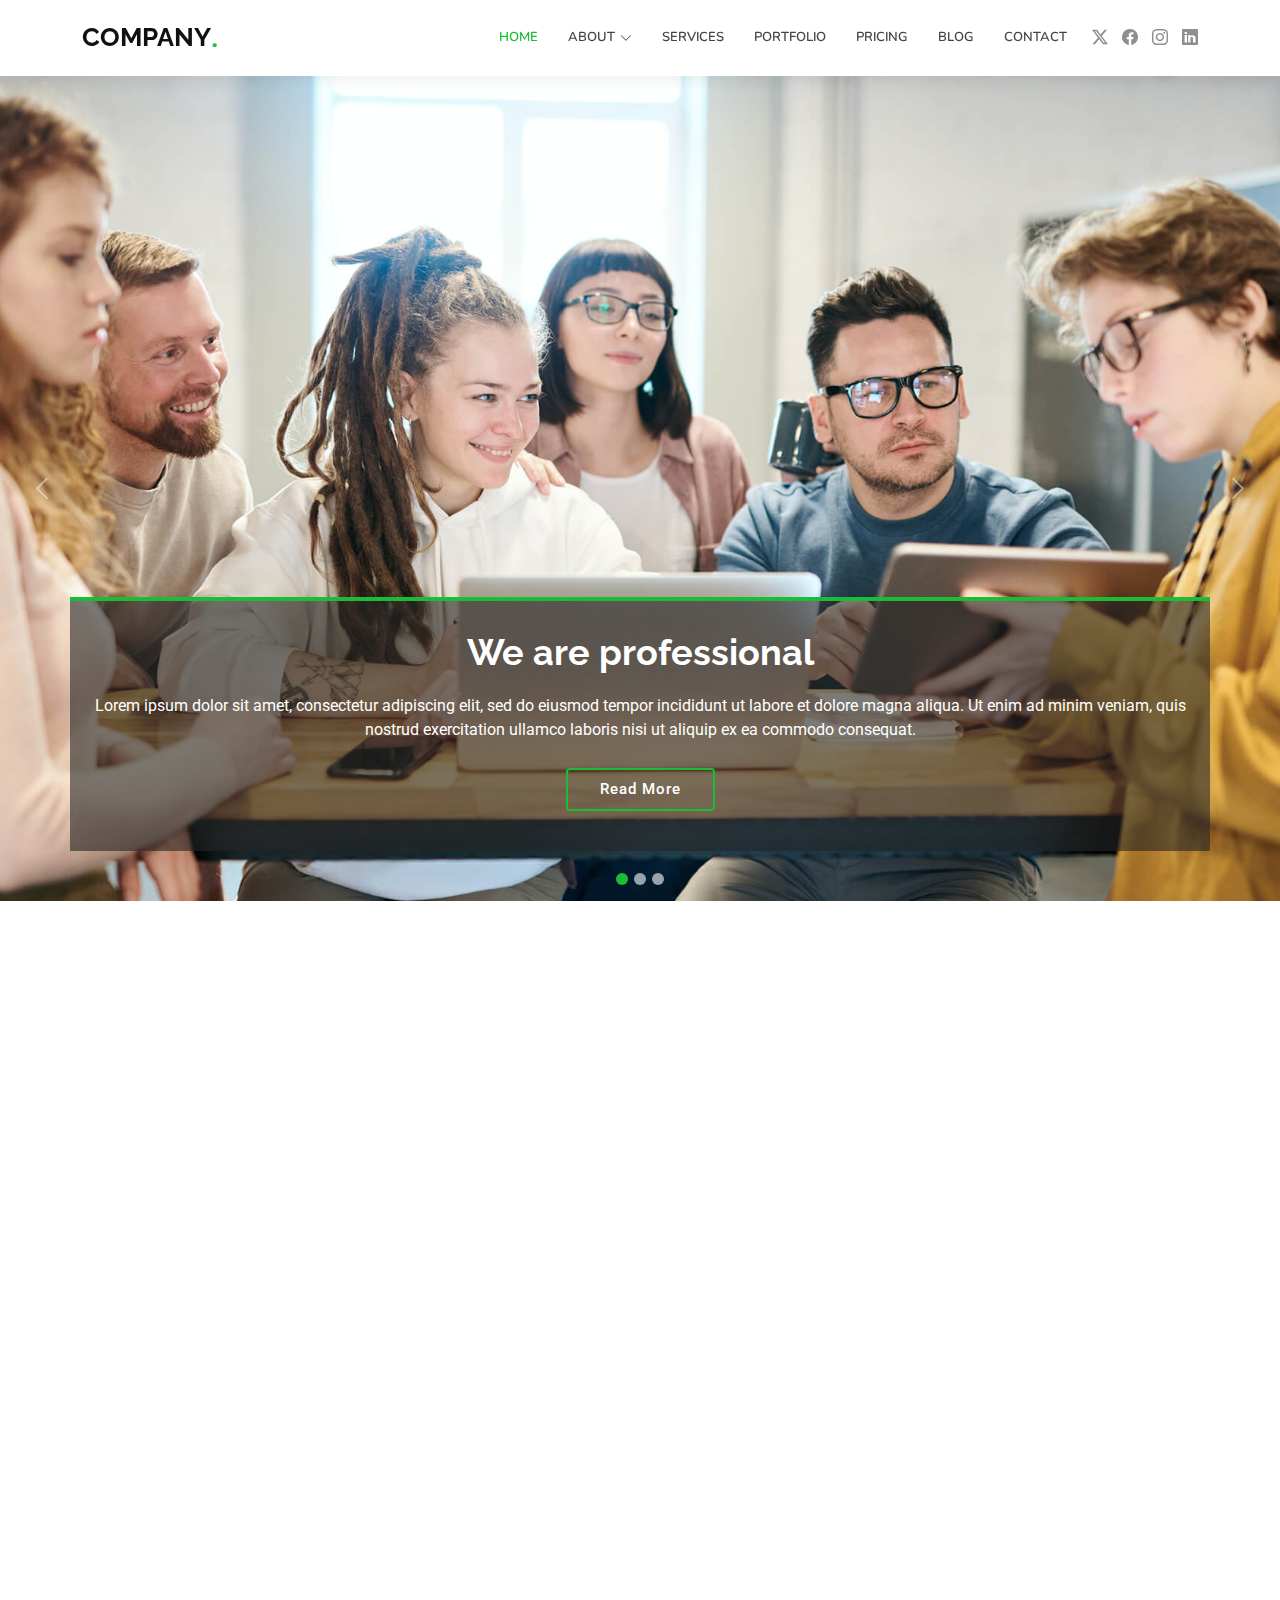
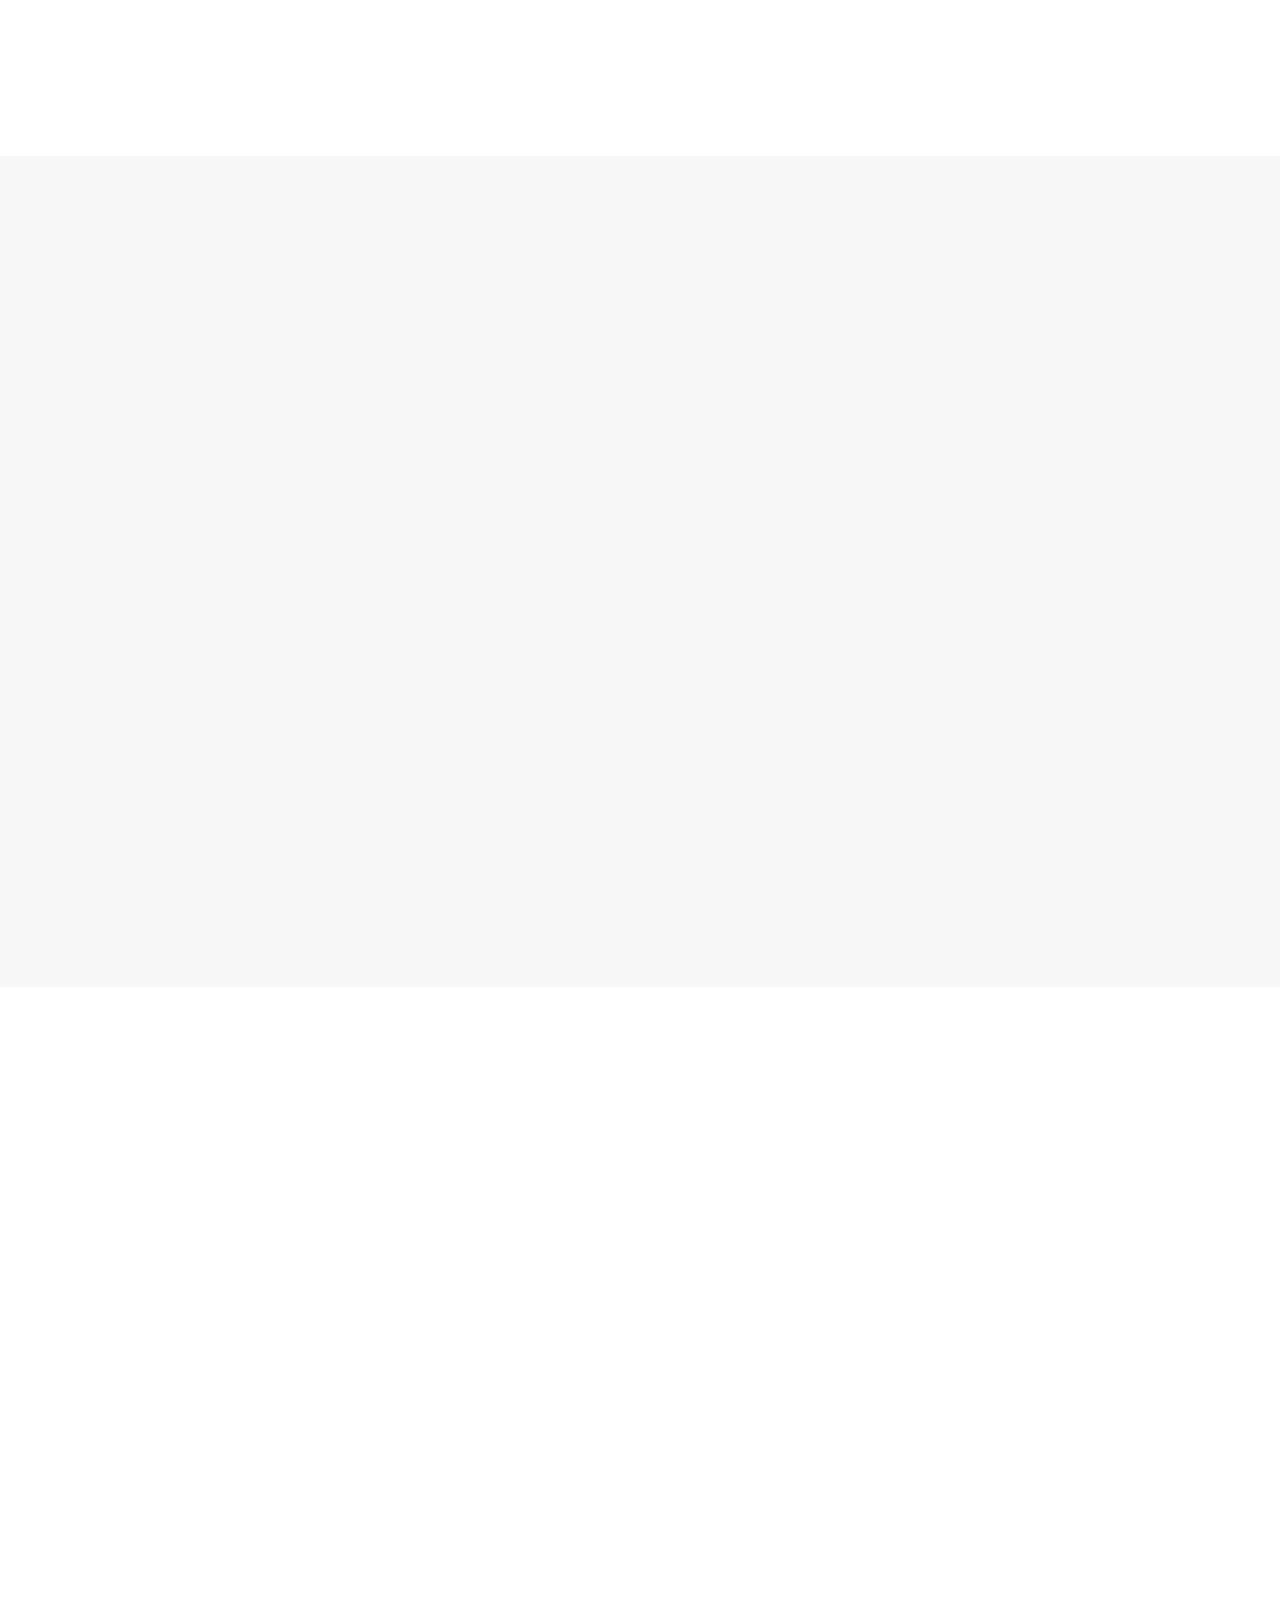
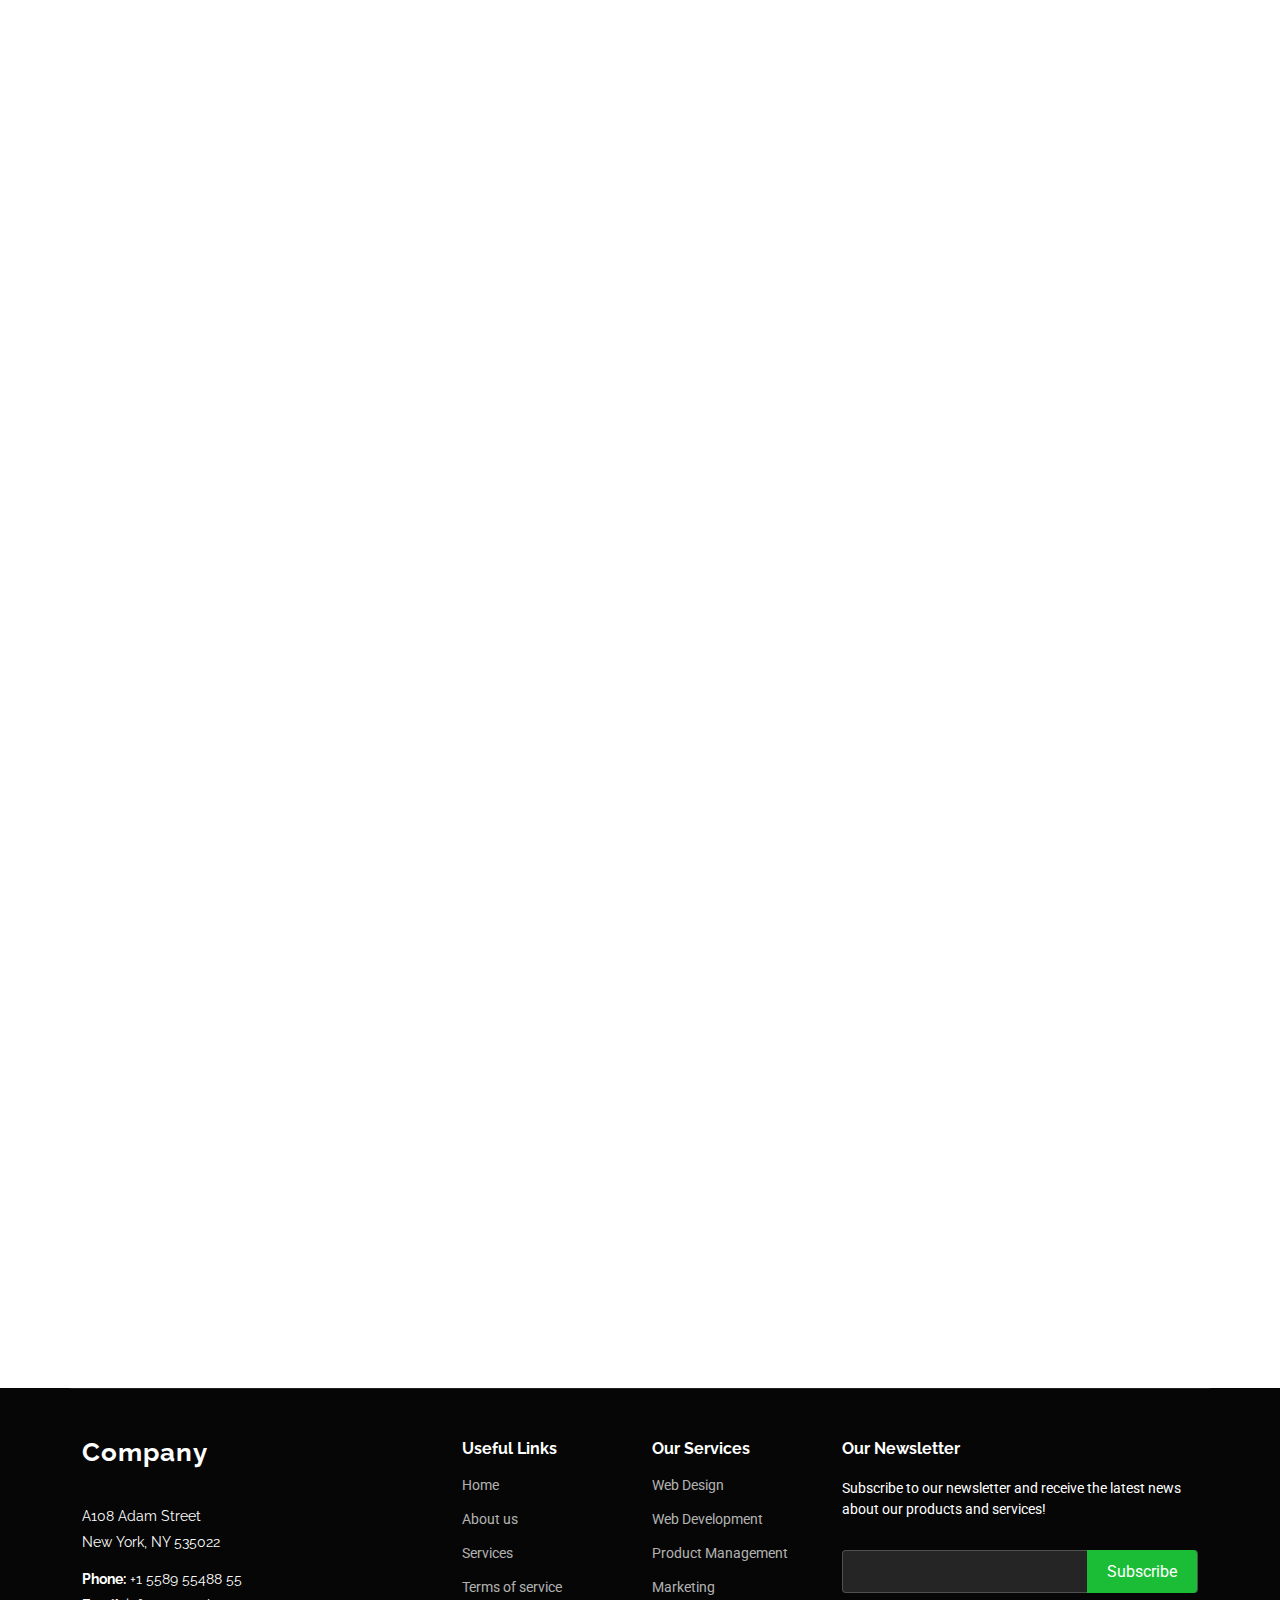
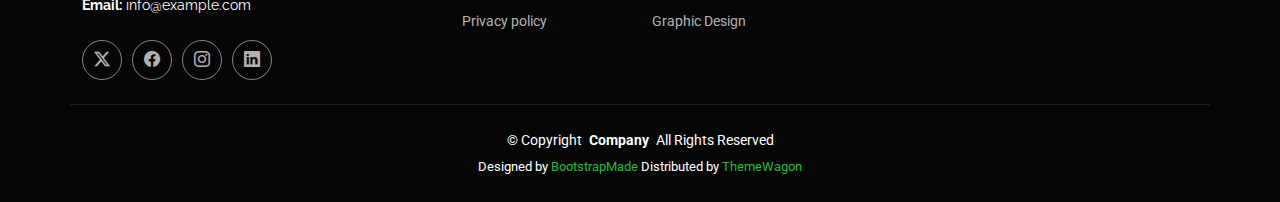
<file: Company-1.0.0/index.html>
<!DOCTYPE html>
<html lang="en">

<head>
  <meta charset="utf-8">
  <meta content="width=device-width, initial-scale=1.0" name="viewport">
  <title>Index - Company Bootstrap Template</title>
  <meta name="description" content="">
  <meta name="keywords" content="">

  <!-- Favicons -->
  <link href="assets/img/favicon.png" rel="icon">
  <link href="assets/img/apple-touch-icon.png" rel="apple-touch-icon">

  <!-- Fonts -->
  <link href="https://fonts.googleapis.com" rel="preconnect">
  <link href="https://fonts.gstatic.com" rel="preconnect" crossorigin>
  <link href="https://fonts.googleapis.com/css2?family=Roboto:ital,wght@0,100;0,300;0,400;0,500;0,700;0,900;1,100;1,300;1,400;1,500;1,700;1,900&family=Raleway:ital,wght@0,100;0,200;0,300;0,400;0,500;0,600;0,700;0,800;0,900;1,100;1,200;1,300;1,400;1,500;1,600;1,700;1,800;1,900&family=Nunito:ital,wght@0,200;0,300;0,400;0,500;0,600;0,700;0,800;0,900;1,200;1,300;1,400;1,500;1,600;1,700;1,800;1,900&display=swap" rel="stylesheet">

  <!-- Vendor CSS Files -->
  <link href="assets/vendor/bootstrap/css/bootstrap.min.css" rel="stylesheet">
  <link href="assets/vendor/bootstrap-icons/bootstrap-icons.css" rel="stylesheet">
  <link href="assets/vendor/aos/aos.css" rel="stylesheet">
  <link href="assets/vendor/glightbox/css/glightbox.min.css" rel="stylesheet">
  <link href="assets/vendor/swiper/swiper-bundle.min.css" rel="stylesheet">

  <!-- Main CSS File -->
  <link href="assets/css/main.css" rel="stylesheet">

  <!-- =======================================================
  * Template Name: Company
  * Template URL: https://bootstrapmade.com/company-free-html-bootstrap-template/
  * Updated: Aug 07 2024 with Bootstrap v5.3.3
  * Author: BootstrapMade.com
  * License: https://bootstrapmade.com/license/
  ======================================================== -->
</head>

<body class="index-page">

  <header id="header" class="header d-flex align-items-center sticky-top">
    <div class="container position-relative d-flex align-items-center">

      <a href="index.html" class="logo d-flex align-items-center me-auto">
        <!-- Uncomment the line below if you also wish to use an image logo -->
        <!-- <img src="assets/img/logo.png" alt=""> -->
        <h1 class="sitename">Company</h1><span>.</span>
      </a>

      <nav id="navmenu" class="navmenu">
        <ul>
          <li><a href="#hero" class="active">Home</a></li>
          <li class="dropdown"><a href="about.html"><span>About</span> <i class="bi bi-chevron-down toggle-dropdown"></i></a>
            <ul>
              <li><a href="team.html">Team</a></li>
              <li><a href="testimonials.html">Testimonials</a></li>
              <li class="dropdown"><a href="#"><span>Deep Dropdown</span> <i class="bi bi-chevron-down toggle-dropdown"></i></a>
                <ul>
                  <li><a href="#">Deep Dropdown 1</a></li>
                  <li><a href="#">Deep Dropdown 2</a></li>
                  <li><a href="#">Deep Dropdown 3</a></li>
                  <li><a href="#">Deep Dropdown 4</a></li>
                  <li><a href="#">Deep Dropdown 5</a></li>
                </ul>
              </li>
            </ul>
          </li>
          <li><a href="services.html">Services</a></li>
          <li><a href="portfolio.html">Portfolio</a></li>
          <li><a href="pricing.html">Pricing</a></li>
          <li><a href="blog.html">Blog</a></li>
          <li><a href="contact.html">Contact</a></li>
        </ul>
        <i class="mobile-nav-toggle d-xl-none bi bi-list"></i>
      </nav>

      <div class="header-social-links">
        <a href="#" class="twitter"><i class="bi bi-twitter-x"></i></a>
        <a href="#" class="facebook"><i class="bi bi-facebook"></i></a>
        <a href="#" class="instagram"><i class="bi bi-instagram"></i></a>
        <a href="#" class="linkedin"><i class="bi bi-linkedin"></i></a>
      </div>

    </div>
  </header>

  <main class="main">

    <!-- Hero Section -->
    <section id="hero" class="hero section dark-background">

      <div id="hero-carousel" class="carousel slide carousel-fade" data-bs-ride="carousel" data-bs-interval="5000">

        <div class="carousel-item active">
          <img src="assets/img/hero-carousel/hero-carousel-1.jpg" alt="">
          <div class="container">
            <h2>We are professional</h2>
            <p>Lorem ipsum dolor sit amet, consectetur adipiscing elit, sed do eiusmod tempor incididunt ut labore et dolore magna aliqua. Ut enim ad minim veniam, quis nostrud exercitation ullamco laboris nisi ut aliquip ex ea commodo consequat.</p>
            <a href="about.html" class="btn-get-started">Read More</a>
          </div>
        </div><!-- End Carousel Item -->

        <div class="carousel-item">
          <img src="assets/img/hero-carousel/hero-carousel-2.jpg" alt="">
          <div class="container">
            <h2>At vero eos et accusamus</h2>
            <p>Nam libero tempore, cum soluta nobis est eligendi optio cumque nihil impedit quo minus id quod maxime placeat facere possimus, omnis voluptas assumenda est, omnis dolor repellendus. Temporibus autem quibusdam et aut officiis debitis aut.</p>
            <a href="about.html" class="btn-get-started">Read More</a>
          </div>
        </div><!-- End Carousel Item -->

        <div class="carousel-item">
          <img src="assets/img/hero-carousel/hero-carousel-3.jpg" alt="">
          <div class="container">
            <h2>Temporibus autem quibusdam</h2>
            <p>Beatae vitae dicta sunt explicabo. Nemo enim ipsam voluptatem quia voluptas sit aspernatur aut odit aut fugit, sed quia consequuntur magni dolores eos qui ratione voluptatem sequi nesciunt omnis iste natus error sit voluptatem accusantium.</p>
            <a href="about.html" class="btn-get-started">Read More</a>
          </div>
        </div><!-- End Carousel Item -->

        <a class="carousel-control-prev" href="#hero-carousel" role="button" data-bs-slide="prev">
          <span class="carousel-control-prev-icon bi bi-chevron-left" aria-hidden="true"></span>
        </a>

        <a class="carousel-control-next" href="#hero-carousel" role="button" data-bs-slide="next">
          <span class="carousel-control-next-icon bi bi-chevron-right" aria-hidden="true"></span>
        </a>

        <ol class="carousel-indicators"></ol>

      </div>

    </section><!-- /Hero Section -->

    <!-- About Section -->
    <section id="about" class="about section">

      <div class="container">

        <div class="row position-relative">

          <div class="col-lg-7 about-img" data-aos="zoom-out" data-aos-delay="200"><img src="assets/img/about.jpg"></div>

          <div class="col-lg-7" data-aos="fade-up" data-aos-delay="100">
            <h2 class="inner-title">Consequatur eius et magnam</h2>
            <div class="our-story">
              <h4>Est 1988</h4>
              <h3>Our Story</h3>
              <p>Inventore aliquam beatae at et id alias. Ipsa dolores amet consequuntur minima quia maxime autem. Quidem id sed ratione. Tenetur provident autem in reiciendis rerum at dolor. Aliquam consectetur laudantium temporibus dicta minus dolor.</p>
              <ul>
                <li><i class="bi bi-check-circle"></i> <span>Ullamco laboris nisi ut aliquip ex ea commo</span></li>
                <li><i class="bi bi-check-circle"></i> <span>Duis aute irure dolor in reprehenderit in</span></li>
                <li><i class="bi bi-check-circle"></i> <span>Ullamco laboris nisi ut aliquip ex ea</span></li>
              </ul>
              <p>Vitae autem velit excepturi fugit. Animi ad non. Eligendi et non nesciunt suscipit repellendus porro in quo eveniet. Molestias in maxime doloremque.</p>

              <div class="watch-video d-flex align-items-center position-relative">
                <i class="bi bi-play-circle"></i>
                <a href="https://www.youtube.com/watch?v=Y7f98aduVJ8" class="glightbox stretched-link">Watch Video</a>
              </div>
            </div>
          </div>

        </div>

      </div>

    </section><!-- /About Section -->

    <!-- Services Section -->
    <section id="services" class="services section light-background">

      <div class="container">

        <div class="row gy-4">

          <div class="col-lg-4 col-md-6" data-aos="fade-up" data-aos-delay="100">
            <div class="service-item item-cyan position-relative">
              <div class="icon">
                <svg width="100" height="100" viewBox="0 0 600 600" xmlns="http://www.w3.org/2000/svg">
                  <path stroke="none" stroke-width="0" fill="#f5f5f5" d="M300,521.0016835830174C376.1290562159157,517.8887921683347,466.0731472004068,529.7835943286574,510.70327084640275,468.03025145048787C554.3714126377745,407.6079735673963,508.03601936045806,328.9844924480964,491.2728898941984,256.3432110539036C474.5976632858925,184.082847569629,479.9380746630129,96.60480741107993,416.23090153303,58.64404602377083C348.86323505073057,18.502131276798302,261.93793281208167,40.57373210992963,193.5410806939664,78.93577620505333C130.42746243093433,114.334589627462,98.30271207620316,179.96522072025542,76.75703585869454,249.04625023123273C51.97151888228291,328.5150500222984,13.704378332031375,421.85034740162234,66.52175969318436,486.19268352777647C119.04800174914682,550.1803526380478,217.28368757567262,524.383925680826,300,521.0016835830174"></path>
                </svg>
                <i class="bi bi-activity"></i>
              </div>
              <a href="service-details.html" class="stretched-link">
                <h3>Nesciunt Mete</h3>
              </a>
              <p>Provident nihil minus qui consequatur non omnis maiores. Eos accusantium minus dolores iure perferendis tempore et consequatur.</p>
            </div>
          </div><!-- End Service Item -->

          <div class="col-lg-4 col-md-6" data-aos="fade-up" data-aos-delay="200">
            <div class="service-item item-orange position-relative">
              <div class="icon">
                <svg width="100" height="100" viewBox="0 0 600 600" xmlns="http://www.w3.org/2000/svg">
                  <path stroke="none" stroke-width="0" fill="#f5f5f5" d="M300,582.0697525312426C382.5290701553225,586.8405444964366,449.9789794690241,525.3245884688669,502.5850820975895,461.55621195738473C556.606425686781,396.0723002908107,615.8543463187945,314.28637112970534,586.6730223649479,234.56875336149918C558.9533121215079,158.8439757836574,454.9685369536778,164.00468322053177,381.49747125262974,130.76875717737553C312.15926192815925,99.40240125094834,248.97055460311594,18.661163978235184,179.8680185752513,50.54337015887873C110.5421016452524,82.52863877960104,119.82277516462835,180.83849132639028,109.12597500060166,256.43424936330496C100.08760227029461,320.3096726198365,92.17705696193138,384.0621239912766,124.79988738764834,439.7174275375508C164.83382741302287,508.01625554203684,220.96474134820875,577.5009287672846,300,582.0697525312426"></path>
                </svg>
                <i class="bi bi-broadcast"></i>
              </div>
              <a href="service-details.html" class="stretched-link">
                <h3>Eosle Commodi</h3>
              </a>
              <p>Ut autem aut autem non a. Sint sint sit facilis nam iusto sint. Libero corrupti neque eum hic non ut nesciunt dolorem.</p>
            </div>
          </div><!-- End Service Item -->

          <div class="col-lg-4 col-md-6" data-aos="fade-up" data-aos-delay="300">
            <div class="service-item item-teal position-relative">
              <div class="icon">
                <svg width="100" height="100" viewBox="0 0 600 600" xmlns="http://www.w3.org/2000/svg">
                  <path stroke="none" stroke-width="0" fill="#f5f5f5" d="M300,541.5067337569781C382.14930387511276,545.0595476570109,479.8736841581634,548.3450877840088,526.4010558755058,480.5488172755941C571.5218469581645,414.80211281144784,517.5187510058486,332.0715597781072,496.52539010469104,255.14436215662573C477.37192572678356,184.95920475031193,473.57363656557914,105.61284051026155,413.0603344069578,65.22779650032875C343.27470386102294,18.654635553484475,251.2091493199835,5.337323636656869,175.0934190732945,40.62881213300186C97.87086631185822,76.43348514350839,51.98124368387456,156.15599469081315,36.44837278890362,239.84606092416172C21.716077023791087,319.22268207091537,43.775223500013084,401.1760424656574,96.891909868211,461.97329694683043C147.22146801428983,519.5804099606455,223.5754009179313,538.201503339737,300,541.5067337569781"></path>
                </svg>
                <i class="bi bi-easel"></i>
              </div>
              <a href="service-details.html" class="stretched-link">
                <h3>Ledo Markt</h3>
              </a>
              <p>Ut excepturi voluptatem nisi sed. Quidem fuga consequatur. Minus ea aut. Vel qui id voluptas adipisci eos earum corrupti.</p>
            </div>
          </div><!-- End Service Item -->

          <div class="col-lg-4 col-md-6" data-aos="fade-up" data-aos-delay="400">
            <div class="service-item item-red position-relative">
              <div class="icon">
                <svg width="100" height="100" viewBox="0 0 600 600" xmlns="http://www.w3.org/2000/svg">
                  <path stroke="none" stroke-width="0" fill="#f5f5f5" d="M300,503.46388370962813C374.79870501325706,506.71871716319447,464.8034551963731,527.1746412648533,510.4981551193396,467.86667711651364C555.9287308511215,408.9015244558933,512.6030010748507,327.5744911775523,490.211057578863,256.5855673507754C471.097692560561,195.9906835881958,447.69079081568157,138.11976852964426,395.19560036434837,102.3242989838813C329.3053358748298,57.3949838291264,248.02791733380457,8.279543830951368,175.87071277845988,42.242879143198664C103.41431057327972,76.34704239035025,93.79494320519305,170.9812938413882,81.28167332365135,250.07896920659033C70.17666984294237,320.27484674793965,64.84698225790005,396.69656628748305,111.28512138212992,450.4950937839243C156.20124167950087,502.5303643271138,231.32542653798444,500.4755392045468,300,503.46388370962813"></path>
                </svg>
                <i class="bi bi-bounding-box-circles"></i>
              </div>
              <a href="service-details.html" class="stretched-link">
                <h3>Asperiores Commodit</h3>
              </a>
              <p>Non et temporibus minus omnis sed dolor esse consequatur. Cupiditate sed error ea fuga sit provident adipisci neque.</p>
              <a href="service-details.html" class="stretched-link"></a>
            </div>
          </div><!-- End Service Item -->

          <div class="col-lg-4 col-md-6" data-aos="fade-up" data-aos-delay="500">
            <div class="service-item item-indigo position-relative">
              <div class="icon">
                <svg width="100" height="100" viewBox="0 0 600 600" xmlns="http://www.w3.org/2000/svg">
                  <path stroke="none" stroke-width="0" fill="#f5f5f5" d="M300,532.3542879108572C369.38199826031484,532.3153073249985,429.10787420159085,491.63046689027357,474.5244479745417,439.17860296908856C522.8885846962883,383.3225815378663,569.1668002868075,314.3205725914397,550.7432151929288,242.7694973846089C532.6665558377875,172.5657663291529,456.2379748765914,142.6223662098291,390.3689995646985,112.34683881706744C326.66090330228417,83.06452184765237,258.84405631176094,53.51806209861945,193.32584062364296,78.48882559362697C121.61183558270385,105.82097193414197,62.805066853699245,167.19869350419734,48.57481801355237,242.6138429142374C34.843463184063346,315.3850353017275,76.69343916112496,383.4422959591041,125.22947124332185,439.3748458443577C170.7312796277747,491.8107796887764,230.57421082200815,532.3932930995766,300,532.3542879108572"></path>
                </svg>
                <i class="bi bi-calendar4-week icon"></i>
              </div>
              <a href="service-details.html" class="stretched-link">
                <h3>Velit Doloremque</h3>
              </a>
              <p>Cumque et suscipit saepe. Est maiores autem enim facilis ut aut ipsam corporis aut. Sed animi at autem alias eius labore.</p>
              <a href="service-details.html" class="stretched-link"></a>
            </div>
          </div><!-- End Service Item -->

          <div class="col-lg-4 col-md-6" data-aos="fade-up" data-aos-delay="600">
            <div class="service-item item-pink position-relative">
              <div class="icon">
                <svg width="100" height="100" viewBox="0 0 600 600" xmlns="http://www.w3.org/2000/svg">
                  <path stroke="none" stroke-width="0" fill="#f5f5f5" d="M300,566.797414625762C385.7384707136149,576.1784315230908,478.7894351017131,552.8928747891023,531.9192734346935,484.94944893311C584.6109503024035,417.5663521118492,582.489472248146,322.67544863468447,553.9536738515405,242.03673114598146C529.1557734026468,171.96086150256528,465.24506316201064,127.66468636344209,395.9583748389544,100.7403814666027C334.2173773831606,76.7482773500951,269.4350130405921,84.62216499799875,207.1952322260088,107.2889140133804C132.92018162631612,134.33871894543012,41.79353780512637,160.00259165414826,22.644507872594943,236.69541883565114C3.319112789854554,314.0945973066697,72.72355303640163,379.243833228382,124.04198916343866,440.3218312028393C172.9286146004772,498.5055451809895,224.45579914871206,558.5317968840102,300,566.797414625762"></path>
                </svg>
                <i class="bi bi-chat-square-text"></i>
              </div>
              <a href="service-details.html" class="stretched-link">
                <h3>Dolori Architecto</h3>
              </a>
              <p>Hic molestias ea quibusdam eos. Fugiat enim doloremque aut neque non et debitis iure. Corrupti recusandae ducimus enim.</p>
              <a href="service-details.html" class="stretched-link"></a>
            </div>
          </div><!-- End Service Item -->

        </div>

      </div>

    </section><!-- /Services Section -->

    <!-- Portfolio Section -->
    <section id="portfolio" class="portfolio section">

      <!-- Section Title -->
      <div class="container section-title" data-aos="fade-up">
        <h2>Portfolio</h2>
        <p>Necessitatibus eius consequatur ex aliquid fuga eum quidem sint consectetur velit</p>
      </div><!-- End Section Title -->

      <div class="container">

        <div class="isotope-layout" data-default-filter="*" data-layout="masonry" data-sort="original-order">

          <ul class="portfolio-filters isotope-filters" data-aos="fade-up" data-aos-delay="100">
            <li data-filter="*" class="filter-active">All</li>
            <li data-filter=".filter-app">App</li>
            <li data-filter=".filter-product">Card</li>
            <li data-filter=".filter-branding">Web</li>
          </ul><!-- End Portfolio Filters -->

          <div class="row gy-4 isotope-container" data-aos="fade-up" data-aos-delay="200">

            <div class="col-lg-4 col-md-6 portfolio-item isotope-item filter-app">
              <img src="assets/img/masonry-portfolio/masonry-portfolio-1.jpg" class="img-fluid" alt="">
              <div class="portfolio-info">
                <h4>App 1</h4>
                <p>Lorem ipsum, dolor sit</p>
                <a href="assets/img/masonry-portfolio/masonry-portfolio-1.jpg" title="App 1" data-gallery="portfolio-gallery-app" class="glightbox preview-link"><i class="bi bi-zoom-in"></i></a>
                <a href="portfolio-details.html" title="More Details" class="details-link"><i class="bi bi-link-45deg"></i></a>
              </div>
            </div><!-- End Portfolio Item -->

            <div class="col-lg-4 col-md-6 portfolio-item isotope-item filter-product">
              <img src="assets/img/masonry-portfolio/masonry-portfolio-2.jpg" class="img-fluid" alt="">
              <div class="portfolio-info">
                <h4>Product 1</h4>
                <p>Lorem ipsum, dolor sit</p>
                <a href="assets/img/masonry-portfolio/masonry-portfolio-2.jpg" title="Product 1" data-gallery="portfolio-gallery-product" class="glightbox preview-link"><i class="bi bi-zoom-in"></i></a>
                <a href="portfolio-details.html" title="More Details" class="details-link"><i class="bi bi-link-45deg"></i></a>
              </div>
            </div><!-- End Portfolio Item -->

            <div class="col-lg-4 col-md-6 portfolio-item isotope-item filter-branding">
              <img src="assets/img/masonry-portfolio/masonry-portfolio-3.jpg" class="img-fluid" alt="">
              <div class="portfolio-info">
                <h4>Branding 1</h4>
                <p>Lorem ipsum, dolor sit</p>
                <a href="assets/img/masonry-portfolio/masonry-portfolio-3.jpg" title="Branding 1" data-gallery="portfolio-gallery-branding" class="glightbox preview-link"><i class="bi bi-zoom-in"></i></a>
                <a href="portfolio-details.html" title="More Details" class="details-link"><i class="bi bi-link-45deg"></i></a>
              </div>
            </div><!-- End Portfolio Item -->

            <div class="col-lg-4 col-md-6 portfolio-item isotope-item filter-app">
              <img src="assets/img/masonry-portfolio/masonry-portfolio-4.jpg" class="img-fluid" alt="">
              <div class="portfolio-info">
                <h4>App 2</h4>
                <p>Lorem ipsum, dolor sit</p>
                <a href="assets/img/masonry-portfolio/masonry-portfolio-4.jpg" title="App 2" data-gallery="portfolio-gallery-app" class="glightbox preview-link"><i class="bi bi-zoom-in"></i></a>
                <a href="portfolio-details.html" title="More Details" class="details-link"><i class="bi bi-link-45deg"></i></a>
              </div>
            </div><!-- End Portfolio Item -->

            <div class="col-lg-4 col-md-6 portfolio-item isotope-item filter-product">
              <img src="assets/img/masonry-portfolio/masonry-portfolio-5.jpg" class="img-fluid" alt="">
              <div class="portfolio-info">
                <h4>Product 2</h4>
                <p>Lorem ipsum, dolor sit</p>
                <a href="assets/img/masonry-portfolio/masonry-portfolio-5.jpg" title="Product 2" data-gallery="portfolio-gallery-product" class="glightbox preview-link"><i class="bi bi-zoom-in"></i></a>
                <a href="portfolio-details.html" title="More Details" class="details-link"><i class="bi bi-link-45deg"></i></a>
              </div>
            </div><!-- End Portfolio Item -->

            <div class="col-lg-4 col-md-6 portfolio-item isotope-item filter-branding">
              <img src="assets/img/masonry-portfolio/masonry-portfolio-6.jpg" class="img-fluid" alt="">
              <div class="portfolio-info">
                <h4>Branding 2</h4>
                <p>Lorem ipsum, dolor sit</p>
                <a href="assets/img/masonry-portfolio/masonry-portfolio-6.jpg" title="Branding 2" data-gallery="portfolio-gallery-branding" class="glightbox preview-link"><i class="bi bi-zoom-in"></i></a>
                <a href="portfolio-details.html" title="More Details" class="details-link"><i class="bi bi-link-45deg"></i></a>
              </div>
            </div><!-- End Portfolio Item -->

            <div class="col-lg-4 col-md-6 portfolio-item isotope-item filter-app">
              <img src="assets/img/masonry-portfolio/masonry-portfolio-7.jpg" class="img-fluid" alt="">
              <div class="portfolio-info">
                <h4>App 3</h4>
                <p>Lorem ipsum, dolor sit</p>
                <a href="assets/img/masonry-portfolio/masonry-portfolio-7.jpg" title="App 3" data-gallery="portfolio-gallery-app" class="glightbox preview-link"><i class="bi bi-zoom-in"></i></a>
                <a href="portfolio-details.html" title="More Details" class="details-link"><i class="bi bi-link-45deg"></i></a>
              </div>
            </div><!-- End Portfolio Item -->

            <div class="col-lg-4 col-md-6 portfolio-item isotope-item filter-product">
              <img src="assets/img/masonry-portfolio/masonry-portfolio-8.jpg" class="img-fluid" alt="">
              <div class="portfolio-info">
                <h4>Product 3</h4>
                <p>Lorem ipsum, dolor sit</p>
                <a href="assets/img/masonry-portfolio/masonry-portfolio-8.jpg" title="Product 3" data-gallery="portfolio-gallery-product" class="glightbox preview-link"><i class="bi bi-zoom-in"></i></a>
                <a href="portfolio-details.html" title="More Details" class="details-link"><i class="bi bi-link-45deg"></i></a>
              </div>
            </div><!-- End Portfolio Item -->

            <div class="col-lg-4 col-md-6 portfolio-item isotope-item filter-branding">
              <img src="assets/img/masonry-portfolio/masonry-portfolio-9.jpg" class="img-fluid" alt="">
              <div class="portfolio-info">
                <h4>Branding 3</h4>
                <p>Lorem ipsum, dolor sit</p>
                <a href="assets/img/masonry-portfolio/masonry-portfolio-9.jpg" title="Branding 2" data-gallery="portfolio-gallery-branding" class="glightbox preview-link"><i class="bi bi-zoom-in"></i></a>
                <a href="portfolio-details.html" title="More Details" class="details-link"><i class="bi bi-link-45deg"></i></a>
              </div>
            </div><!-- End Portfolio Item -->

          </div><!-- End Portfolio Container -->

        </div>

      </div>

    </section><!-- /Portfolio Section -->

    <!-- Clients Section -->
    <section id="clients" class="clients section">

      <!-- Section Title -->
      <div class="container section-title" data-aos="fade-up">
        <h2>Clients</h2>
        <p>Necessitatibus eius consequatur ex aliquid fuga eum quidem sint consectetur velit</p>
      </div><!-- End Section Title -->

      <div class="container" data-aos="fade-up" data-aos-delay="100">

        <div class="row g-0 clients-wrap">

          <div class="col-xl-3 col-md-4 client-logo">
            <img src="assets/img/clients/client-1.png" class="img-fluid" alt="">
          </div><!-- End Client Item -->

          <div class="col-xl-3 col-md-4 client-logo">
            <img src="assets/img/clients/client-2.png" class="img-fluid" alt="">
          </div><!-- End Client Item -->

          <div class="col-xl-3 col-md-4 client-logo">
            <img src="assets/img/clients/client-3.png" class="img-fluid" alt="">
          </div><!-- End Client Item -->

          <div class="col-xl-3 col-md-4 client-logo">
            <img src="assets/img/clients/client-4.png" class="img-fluid" alt="">
          </div><!-- End Client Item -->

          <div class="col-xl-3 col-md-4 client-logo">
            <img src="assets/img/clients/client-5.png" class="img-fluid" alt="">
          </div><!-- End Client Item -->

          <div class="col-xl-3 col-md-4 client-logo">
            <img src="assets/img/clients/client-6.png" class="img-fluid" alt="">
          </div><!-- End Client Item -->

          <div class="col-xl-3 col-md-4 client-logo">
            <img src="assets/img/clients/client-7.png" class="img-fluid" alt="">
          </div><!-- End Client Item -->

          <div class="col-xl-3 col-md-4 client-logo">
            <img src="assets/img/clients/client-8.png" class="img-fluid" alt="">
          </div><!-- End Client Item -->

        </div>

      </div>

    </section><!-- /Clients Section -->

  </main>

  <footer id="footer" class="footer dark-background">

    <div class="container footer-top">
      <div class="row gy-4">
        <div class="col-lg-4 col-md-6 footer-about">
          <a href="index.html" class="logo d-flex align-items-center">
            <span class="sitename">Company</span>
          </a>
          <div class="footer-contact pt-3">
            <p>A108 Adam Street</p>
            <p>New York, NY 535022</p>
            <p class="mt-3"><strong>Phone:</strong> <span>+1 5589 55488 55</span></p>
            <p><strong>Email:</strong> <span>info@example.com</span></p>
          </div>
          <div class="social-links d-flex mt-4">
            <a href=""><i class="bi bi-twitter-x"></i></a>
            <a href=""><i class="bi bi-facebook"></i></a>
            <a href=""><i class="bi bi-instagram"></i></a>
            <a href=""><i class="bi bi-linkedin"></i></a>
          </div>
        </div>

        <div class="col-lg-2 col-md-3 footer-links">
          <h4>Useful Links</h4>
          <ul>
            <li><a href="#">Home</a></li>
            <li><a href="#">About us</a></li>
            <li><a href="#">Services</a></li>
            <li><a href="#">Terms of service</a></li>
            <li><a href="#">Privacy policy</a></li>
          </ul>
        </div>

        <div class="col-lg-2 col-md-3 footer-links">
          <h4>Our Services</h4>
          <ul>
            <li><a href="#">Web Design</a></li>
            <li><a href="#">Web Development</a></li>
            <li><a href="#">Product Management</a></li>
            <li><a href="#">Marketing</a></li>
            <li><a href="#">Graphic Design</a></li>
          </ul>
        </div>

        <div class="col-lg-4 col-md-12 footer-newsletter">
          <h4>Our Newsletter</h4>
          <p>Subscribe to our newsletter and receive the latest news about our products and services!</p>
          <form action="forms/newsletter.php" method="post" class="php-email-form">
            <div class="newsletter-form"><input type="email" name="email"><input type="submit" value="Subscribe"></div>
            <div class="loading">Loading</div>
            <div class="error-message"></div>
            <div class="sent-message">Your subscription request has been sent. Thank you!</div>
          </form>
        </div>

      </div>
    </div>

    <div class="container copyright text-center mt-4">
      <p>© <span>Copyright</span> <strong class="px-1 sitename">Company</strong> <span>All Rights Reserved</span></p>
      <div class="credits">
        <!-- All the links in the footer should remain intact. -->
        <!-- You can delete the links only if you've purchased the pro version. -->
        <!-- Licensing information: https://bootstrapmade.com/license/ -->
        <!-- Purchase the pro version with working PHP/AJAX contact form: [buy-url] -->
        Designed by <a href="https://bootstrapmade.com/">BootstrapMade</a> Distributed by <a href=“https://themewagon.com>ThemeWagon
      </div>
    </div>

  </footer>

  <!-- Scroll Top -->
  <a href="#" id="scroll-top" class="scroll-top d-flex align-items-center justify-content-center"><i class="bi bi-arrow-up-short"></i></a>

  <!-- Preloader -->
  <div id="preloader"></div>

  <!-- Vendor JS Files -->
  <script src="assets/vendor/bootstrap/js/bootstrap.bundle.min.js"></script>
  <script src="assets/vendor/php-email-form/validate.js"></script>
  <script src="assets/vendor/aos/aos.js"></script>
  <script src="assets/vendor/glightbox/js/glightbox.min.js"></script>
  <script src="assets/vendor/imagesloaded/imagesloaded.pkgd.min.js"></script>
  <script src="assets/vendor/isotope-layout/isotope.pkgd.min.js"></script>
  <script src="assets/vendor/waypoints/noframework.waypoints.js"></script>
  <script src="assets/vendor/swiper/swiper-bundle.min.js"></script>

  <!-- Main JS File -->
  <script src="assets/js/main.js"></script>

</body>

</html>
</file>
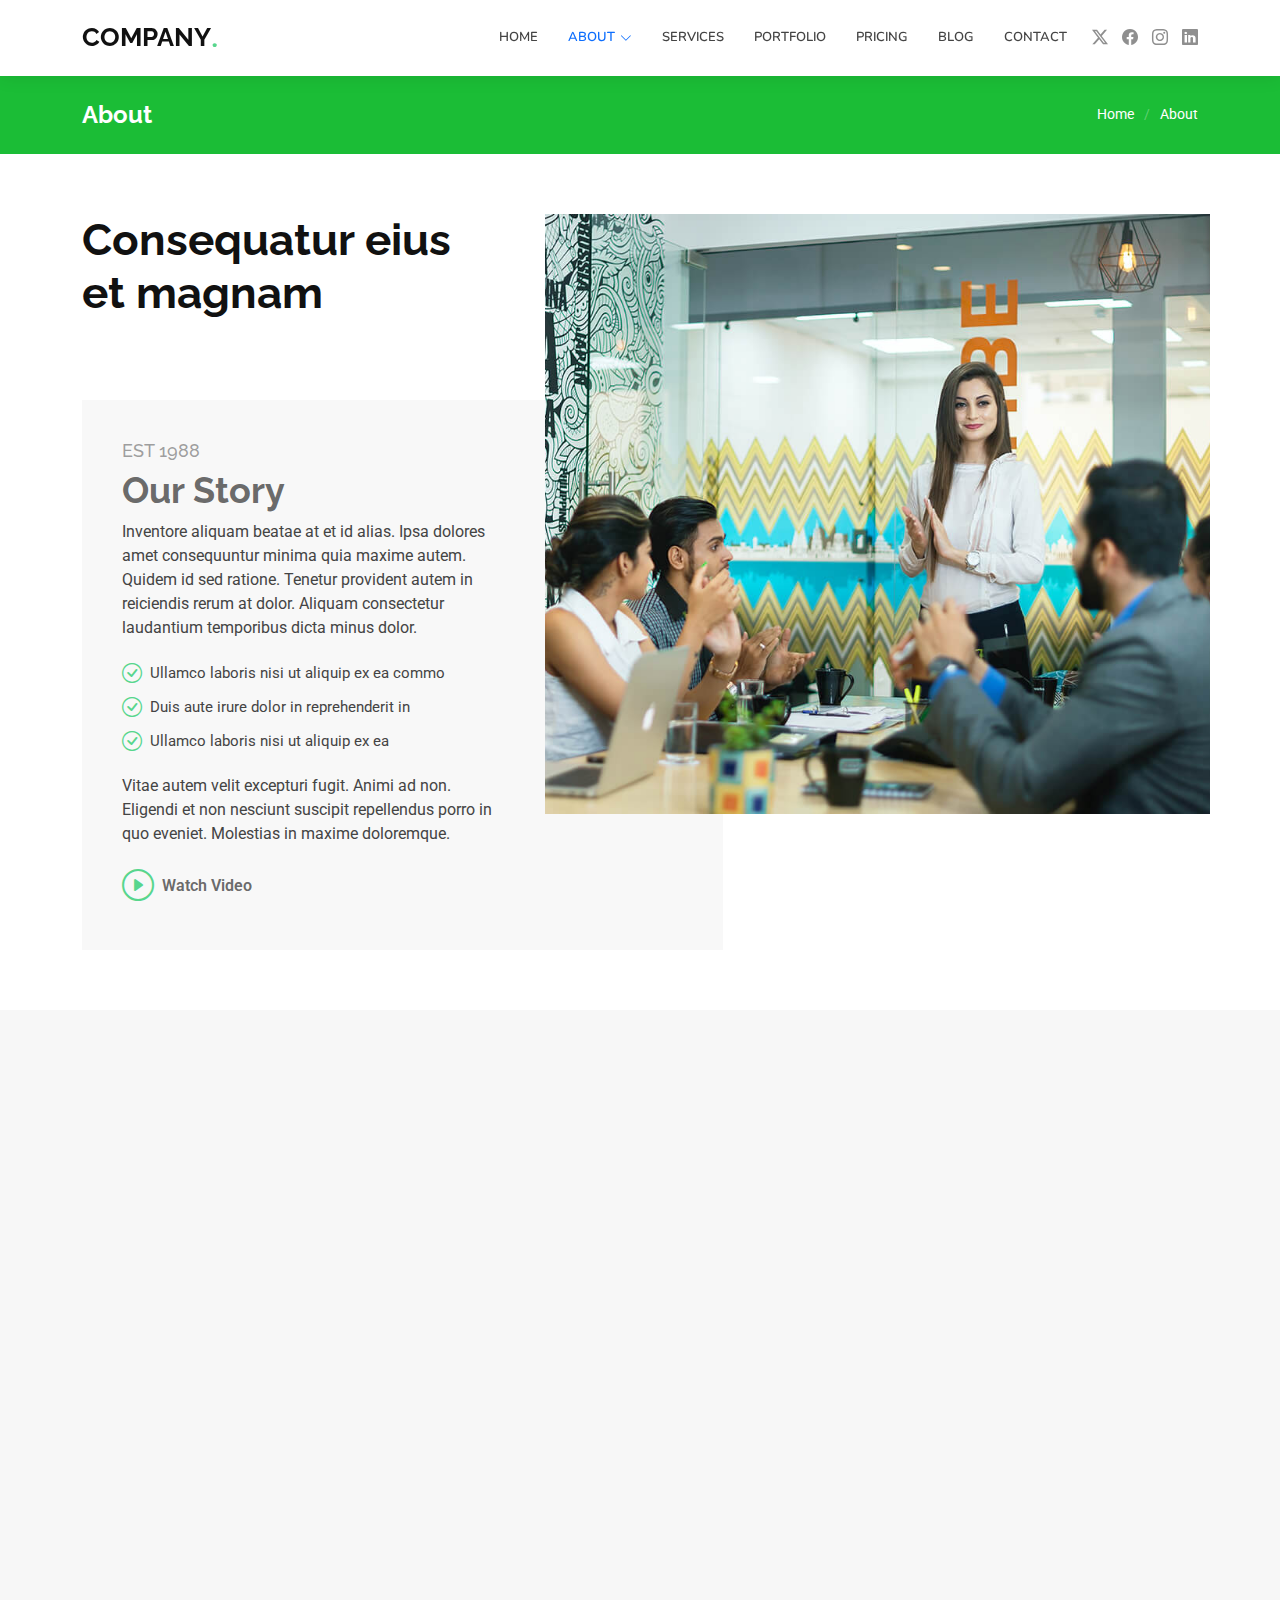
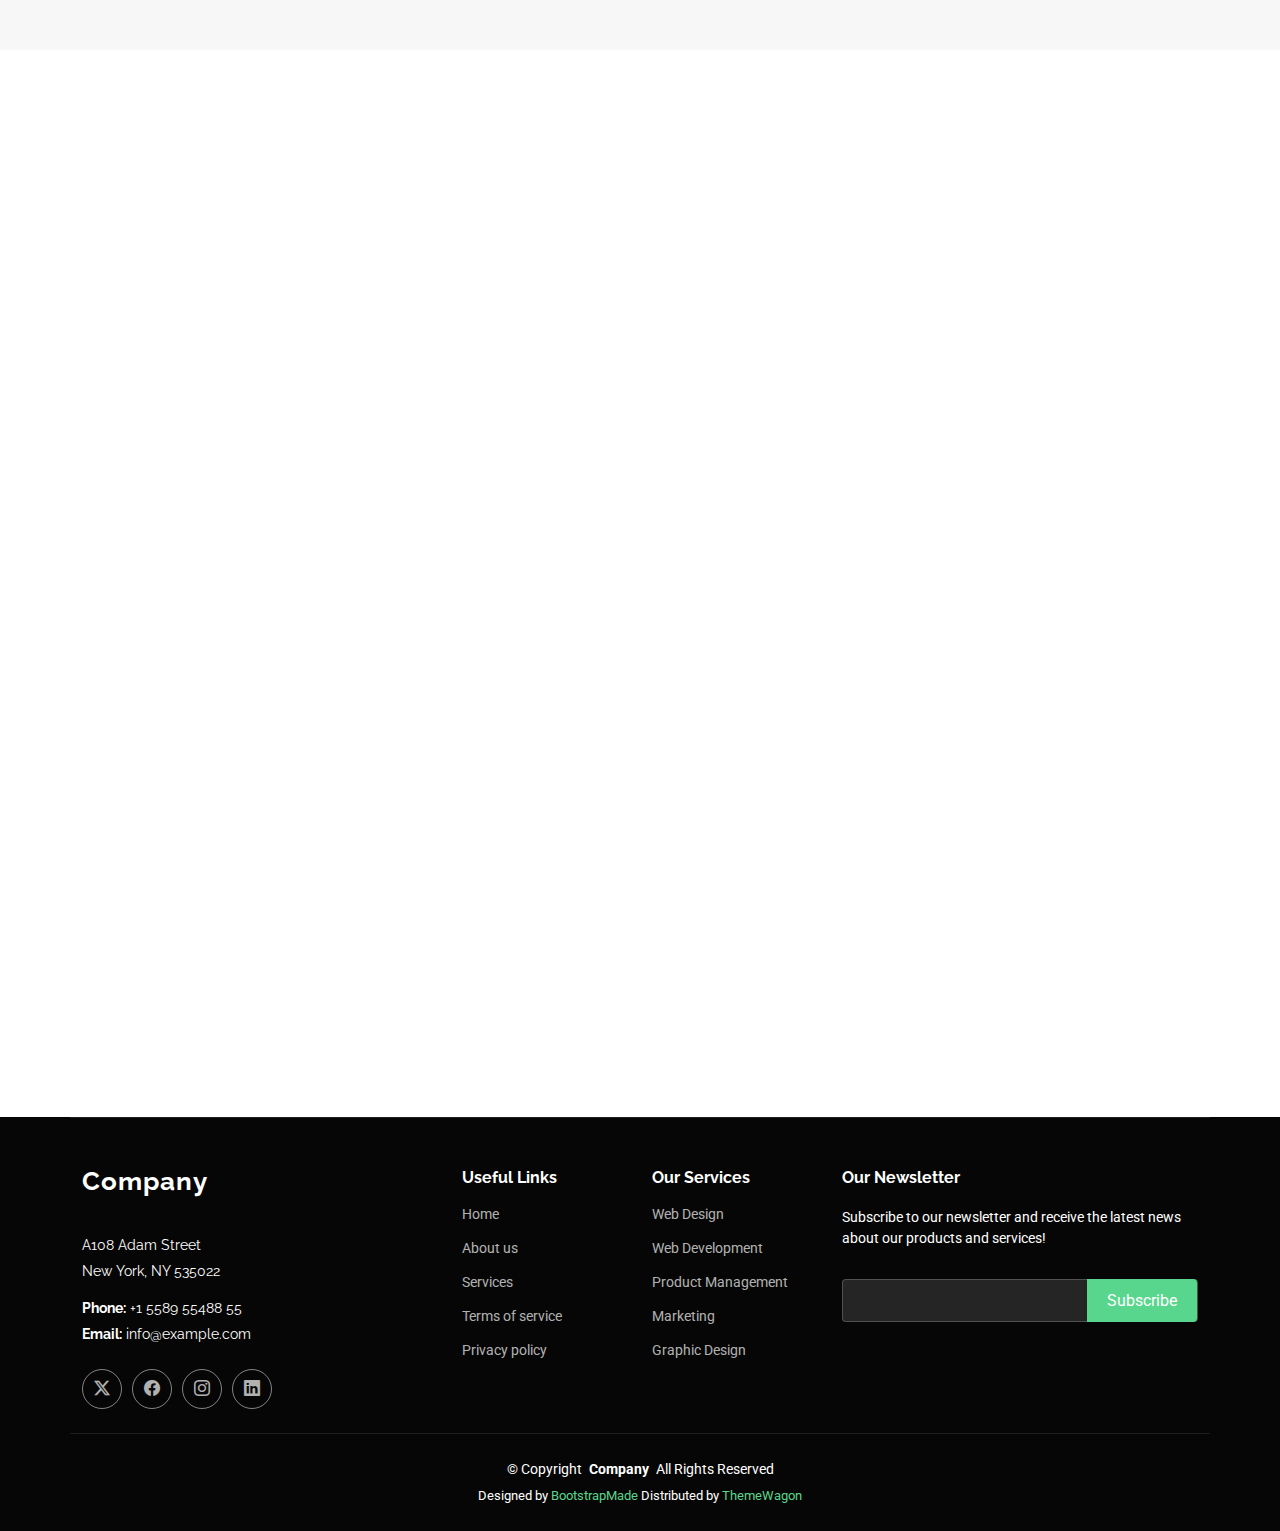
<file: about.html>
<!DOCTYPE html>
<html lang="en">

<head>
  <meta charset="utf-8">
  <meta content="width=device-width, initial-scale=1.0" name="viewport">
  <title>About - Company Bootstrap Template</title>
  <meta name="description" content="">
  <meta name="keywords" content="">

  <!-- Favicons -->
  <link href="assets/img/favicon.png" rel="icon">
  <link href="assets/img/apple-touch-icon.png" rel="apple-touch-icon">

  <!-- Fonts -->
  <link href="https://fonts.googleapis.com" rel="preconnect">
  <link href="https://fonts.gstatic.com" rel="preconnect" crossorigin>
  <link href="https://fonts.googleapis.com/css2?family=Roboto:ital,wght@0,100;0,300;0,400;0,500;0,700;0,900;1,100;1,300;1,400;1,500;1,700;1,900&family=Raleway:ital,wght@0,100;0,200;0,300;0,400;0,500;0,600;0,700;0,800;0,900;1,100;1,200;1,300;1,400;1,500;1,600;1,700;1,800;1,900&family=Nunito:ital,wght@0,200;0,300;0,400;0,500;0,600;0,700;0,800;0,900;1,200;1,300;1,400;1,500;1,600;1,700;1,800;1,900&display=swap" rel="stylesheet">

  <!-- Vendor CSS Files -->
  <link href="assets/vendor/bootstrap/css/bootstrap.min.css" rel="stylesheet">
  <link href="assets/vendor/bootstrap-icons/bootstrap-icons.css" rel="stylesheet">
  <link href="assets/vendor/aos/aos.css" rel="stylesheet">
  <link href="assets/vendor/glightbox/css/glightbox.min.css" rel="stylesheet">
  <link href="assets/vendor/swiper/swiper-bundle.min.css" rel="stylesheet">

  <!-- Main CSS File -->
  <link href="assets/css/main.css" rel="stylesheet">

  <!-- =======================================================
  * Template Name: Company
  * Template URL: https://bootstrapmade.com/company-free-html-bootstrap-template/
  * Updated: Aug 07 2024 with Bootstrap v5.3.3
  * Author: BootstrapMade.com
  * License: https://bootstrapmade.com/license/
  ======================================================== -->
</head>

<body class="about-page">

  <header id="header" class="header d-flex align-items-center sticky-top">
    <div class="container position-relative d-flex align-items-center">

      <a href="index.html" class="logo d-flex align-items-center me-auto">
        <!-- Uncomment the line below if you also wish to use an image logo -->
        <!-- <img src="assets/img/logo.png" alt=""> -->
        <h1 class="sitename">Company</h1><span>.</span>
      </a>

      <nav id="navmenu" class="navmenu">
        <ul>
          <li><a href="#hero">Home</a></li>
          <li class="dropdown"><a href="about.html" class="active"><span>About</span> <i class="bi bi-chevron-down toggle-dropdown"></i></a>
            <ul>
              <li><a href="team.html">Team</a></li>
              <li><a href="testimonials.html">Testimonials</a></li>
              <li class="dropdown"><a href="#"><span>Deep Dropdown</span> <i class="bi bi-chevron-down toggle-dropdown"></i></a>
                <ul>
                  <li><a href="#">Deep Dropdown 1</a></li>
                  <li><a href="#">Deep Dropdown 2</a></li>
                  <li><a href="#">Deep Dropdown 3</a></li>
                  <li><a href="#">Deep Dropdown 4</a></li>
                  <li><a href="#">Deep Dropdown 5</a></li>
                </ul>
              </li>
            </ul>
          </li>
          <li><a href="services.html">Services</a></li>
          <li><a href="portfolio.html">Portfolio</a></li>
          <li><a href="pricing.html">Pricing</a></li>
          <li><a href="blog.html">Blog</a></li>
          <li><a href="contact.html">Contact</a></li>
        </ul>
        <i class="mobile-nav-toggle d-xl-none bi bi-list"></i>
      </nav>

      <div class="header-social-links">
        <a href="#" class="twitter"><i class="bi bi-twitter-x"></i></a>
        <a href="#" class="facebook"><i class="bi bi-facebook"></i></a>
        <a href="#" class="instagram"><i class="bi bi-instagram"></i></a>
        <a href="#" class="linkedin"><i class="bi bi-linkedin"></i></a>
      </div>

    </div>
  </header>

  <main class="main">

    <!-- Page Title -->
    <div class="page-title accent-background">
      <div class="container d-lg-flex justify-content-between align-items-center">
        <h1 class="mb-2 mb-lg-0">About</h1>
        <nav class="breadcrumbs">
          <ol>
            <li><a href="index.html">Home</a></li>
            <li class="current">About</li>
          </ol>
        </nav>
      </div>
    </div><!-- End Page Title -->

    <!-- About Section -->
    <section id="about" class="about section">

      <div class="container">

        <div class="row position-relative">

          <div class="col-lg-7 about-img" data-aos="zoom-out" data-aos-delay="200"><img src="assets/img/about.jpg"></div>

          <div class="col-lg-7" data-aos="fade-up" data-aos-delay="100">
            <h2 class="inner-title">Consequatur eius et magnam</h2>
            <div class="our-story">
              <h4>Est 1988</h4>
              <h3>Our Story</h3>
              <p>Inventore aliquam beatae at et id alias. Ipsa dolores amet consequuntur minima quia maxime autem. Quidem id sed ratione. Tenetur provident autem in reiciendis rerum at dolor. Aliquam consectetur laudantium temporibus dicta minus dolor.</p>
              <ul>
                <li><i class="bi bi-check-circle"></i> <span>Ullamco laboris nisi ut aliquip ex ea commo</span></li>
                <li><i class="bi bi-check-circle"></i> <span>Duis aute irure dolor in reprehenderit in</span></li>
                <li><i class="bi bi-check-circle"></i> <span>Ullamco laboris nisi ut aliquip ex ea</span></li>
              </ul>
              <p>Vitae autem velit excepturi fugit. Animi ad non. Eligendi et non nesciunt suscipit repellendus porro in quo eveniet. Molestias in maxime doloremque.</p>

              <div class="watch-video d-flex align-items-center position-relative">
                <i class="bi bi-play-circle"></i>
                <a href="https://www.youtube.com/watch?v=Y7f98aduVJ8" class="glightbox stretched-link">Watch Video</a>
              </div>
            </div>
          </div>

        </div>

      </div>

    </section><!-- /About Section -->

    <!-- Team Section -->
    <section id="team" class="team section light-background">

      <!-- Section Title -->
      <div class="container section-title" data-aos="fade-up">
        <h2>Our Team</h2>
        <p>Necessitatibus eius consequatur ex aliquid fuga eum quidem sint consectetur velit</p>
      </div><!-- End Section Title -->

      <div class="container">

        <div class="row gy-4">

          <div class="col-lg-3 col-md-6 d-flex align-items-stretch" data-aos="fade-up" data-aos-delay="100">
            <div class="team-member">
              <div class="member-img">
                <img src="assets/img/team/team-1.jpg" class="img-fluid" alt="">
                <div class="social">
                  <a href=""><i class="bi bi-twitter-x"></i></a>
                  <a href=""><i class="bi bi-facebook"></i></a>
                  <a href=""><i class="bi bi-instagram"></i></a>
                  <a href=""><i class="bi bi-linkedin"></i></a>
                </div>
              </div>
              <div class="member-info">
                <h4>Walter White</h4>
                <span>Chief Executive Officer</span>
              </div>
            </div>
          </div><!-- End Team Member -->

          <div class="col-lg-3 col-md-6 d-flex align-items-stretch" data-aos="fade-up" data-aos-delay="200">
            <div class="team-member">
              <div class="member-img">
                <img src="assets/img/team/team-2.jpg" class="img-fluid" alt="">
                <div class="social">
                  <a href=""><i class="bi bi-twitter-x"></i></a>
                  <a href=""><i class="bi bi-facebook"></i></a>
                  <a href=""><i class="bi bi-instagram"></i></a>
                  <a href=""><i class="bi bi-linkedin"></i></a>
                </div>
              </div>
              <div class="member-info">
                <h4>Sarah Jhonson</h4>
                <span>Product Manager</span>
              </div>
            </div>
          </div><!-- End Team Member -->

          <div class="col-lg-3 col-md-6 d-flex align-items-stretch" data-aos="fade-up" data-aos-delay="300">
            <div class="team-member">
              <div class="member-img">
                <img src="assets/img/team/team-3.jpg" class="img-fluid" alt="">
                <div class="social">
                  <a href=""><i class="bi bi-twitter-x"></i></a>
                  <a href=""><i class="bi bi-facebook"></i></a>
                  <a href=""><i class="bi bi-instagram"></i></a>
                  <a href=""><i class="bi bi-linkedin"></i></a>
                </div>
              </div>
              <div class="member-info">
                <h4>William Anderson</h4>
                <span>CTO</span>
              </div>
            </div>
          </div><!-- End Team Member -->

          <div class="col-lg-3 col-md-6 d-flex align-items-stretch" data-aos="fade-up" data-aos-delay="400">
            <div class="team-member">
              <div class="member-img">
                <img src="assets/img/team/team-4.jpg" class="img-fluid" alt="">
                <div class="social">
                  <a href=""><i class="bi bi-twitter-x"></i></a>
                  <a href=""><i class="bi bi-facebook"></i></a>
                  <a href=""><i class="bi bi-instagram"></i></a>
                  <a href=""><i class="bi bi-linkedin"></i></a>
                </div>
              </div>
              <div class="member-info">
                <h4>Amanda Jepson</h4>
                <span>Accountant</span>
              </div>
            </div>
          </div><!-- End Team Member -->

        </div>

      </div>

    </section><!-- /Team Section -->

    <!-- Skills Section -->
    <section id="skills" class="skills section">

      <!-- Section Title -->
      <div class="container section-title" data-aos="fade-up">
        <h2>Our Skills</h2>
        <p>Necessitatibus eius consequatur ex aliquid fuga eum quidem sint consectetur velit</p>
      </div><!-- End Section Title -->

      <div class="container" data-aos="fade-up" data-aos-delay="100">

        <div class="row skills-content skills-animation">

          <div class="col-lg-6">

            <div class="progress">
              <span class="skill"><span>HTML</span> <i class="val">100%</i></span>
              <div class="progress-bar-wrap">
                <div class="progress-bar" role="progressbar" aria-valuenow="100" aria-valuemin="0" aria-valuemax="100"></div>
              </div>
            </div><!-- End Skills Item -->

            <div class="progress">
              <span class="skill"><span>CSS</span> <i class="val">90%</i></span>
              <div class="progress-bar-wrap">
                <div class="progress-bar" role="progressbar" aria-valuenow="90" aria-valuemin="0" aria-valuemax="100"></div>
              </div>
            </div><!-- End Skills Item -->

            <div class="progress">
              <span class="skill"><span>JavaScript</span> <i class="val">75%</i></span>
              <div class="progress-bar-wrap">
                <div class="progress-bar" role="progressbar" aria-valuenow="75" aria-valuemin="0" aria-valuemax="100"></div>
              </div>
            </div><!-- End Skills Item -->

          </div>

          <div class="col-lg-6">

            <div class="progress">
              <span class="skill"><span>PHP</span> <i class="val">80%</i></span>
              <div class="progress-bar-wrap">
                <div class="progress-bar" role="progressbar" aria-valuenow="80" aria-valuemin="0" aria-valuemax="100"></div>
              </div>
            </div><!-- End Skills Item -->

            <div class="progress">
              <span class="skill"><span>WordPress/CMS</span> <i class="val">90%</i></span>
              <div class="progress-bar-wrap">
                <div class="progress-bar" role="progressbar" aria-valuenow="90" aria-valuemin="0" aria-valuemax="100"></div>
              </div>
            </div><!-- End Skills Item -->

            <div class="progress">
              <span class="skill"><span>Photoshop</span> <i class="val">55%</i></span>
              <div class="progress-bar-wrap">
                <div class="progress-bar" role="progressbar" aria-valuenow="55" aria-valuemin="0" aria-valuemax="100"></div>
              </div>
            </div><!-- End Skills Item -->

          </div>

        </div>

      </div>

    </section><!-- /Skills Section -->

    <!-- Clients Section -->
    <section id="clients" class="clients section">

      <!-- Section Title -->
      <div class="container section-title" data-aos="fade-up">
        <h2>Clients</h2>
        <p>Necessitatibus eius consequatur ex aliquid fuga eum quidem sint consectetur velit</p>
      </div><!-- End Section Title -->

      <div class="container" data-aos="fade-up" data-aos-delay="100">

        <div class="row g-0 clients-wrap">

          <div class="col-xl-3 col-md-4 client-logo">
            <img src="assets/img/clients/client-1.png" class="img-fluid" alt="">
          </div><!-- End Client Item -->

          <div class="col-xl-3 col-md-4 client-logo">
            <img src="assets/img/clients/client-2.png" class="img-fluid" alt="">
          </div><!-- End Client Item -->

          <div class="col-xl-3 col-md-4 client-logo">
            <img src="assets/img/clients/client-3.png" class="img-fluid" alt="">
          </div><!-- End Client Item -->

          <div class="col-xl-3 col-md-4 client-logo">
            <img src="assets/img/clients/client-4.png" class="img-fluid" alt="">
          </div><!-- End Client Item -->

          <div class="col-xl-3 col-md-4 client-logo">
            <img src="assets/img/clients/client-5.png" class="img-fluid" alt="">
          </div><!-- End Client Item -->

          <div class="col-xl-3 col-md-4 client-logo">
            <img src="assets/img/clients/client-6.png" class="img-fluid" alt="">
          </div><!-- End Client Item -->

          <div class="col-xl-3 col-md-4 client-logo">
            <img src="assets/img/clients/client-7.png" class="img-fluid" alt="">
          </div><!-- End Client Item -->

          <div class="col-xl-3 col-md-4 client-logo">
            <img src="assets/img/clients/client-8.png" class="img-fluid" alt="">
          </div><!-- End Client Item -->

        </div>

      </div>

    </section><!-- /Clients Section -->

  </main>

  <footer id="footer" class="footer dark-background">

    <div class="container footer-top">
      <div class="row gy-4">
        <div class="col-lg-4 col-md-6 footer-about">
          <a href="index.html" class="logo d-flex align-items-center">
            <span class="sitename">Company</span>
          </a>
          <div class="footer-contact pt-3">
            <p>A108 Adam Street</p>
            <p>New York, NY 535022</p>
            <p class="mt-3"><strong>Phone:</strong> <span>+1 5589 55488 55</span></p>
            <p><strong>Email:</strong> <span>info@example.com</span></p>
          </div>
          <div class="social-links d-flex mt-4">
            <a href=""><i class="bi bi-twitter-x"></i></a>
            <a href=""><i class="bi bi-facebook"></i></a>
            <a href=""><i class="bi bi-instagram"></i></a>
            <a href=""><i class="bi bi-linkedin"></i></a>
          </div>
        </div>

        <div class="col-lg-2 col-md-3 footer-links">
          <h4>Useful Links</h4>
          <ul>
            <li><a href="#">Home</a></li>
            <li><a href="#">About us</a></li>
            <li><a href="#">Services</a></li>
            <li><a href="#">Terms of service</a></li>
            <li><a href="#">Privacy policy</a></li>
          </ul>
        </div>

        <div class="col-lg-2 col-md-3 footer-links">
          <h4>Our Services</h4>
          <ul>
            <li><a href="#">Web Design</a></li>
            <li><a href="#">Web Development</a></li>
            <li><a href="#">Product Management</a></li>
            <li><a href="#">Marketing</a></li>
            <li><a href="#">Graphic Design</a></li>
          </ul>
        </div>

        <div class="col-lg-4 col-md-12 footer-newsletter">
          <h4>Our Newsletter</h4>
          <p>Subscribe to our newsletter and receive the latest news about our products and services!</p>
          <form action="forms/newsletter.php" method="post" class="php-email-form">
            <div class="newsletter-form"><input type="email" name="email"><input type="submit" value="Subscribe"></div>
            <div class="loading">Loading</div>
            <div class="error-message"></div>
            <div class="sent-message">Your subscription request has been sent. Thank you!</div>
          </form>
        </div>

      </div>
    </div>

    <div class="container copyright text-center mt-4">
      <p>© <span>Copyright</span> <strong class="px-1 sitename">Company</strong> <span>All Rights Reserved</span></p>
      <div class="credits">
        <!-- All the links in the footer should remain intact. -->
        <!-- You can delete the links only if you've purchased the pro version. -->
        <!-- Licensing information: https://bootstrapmade.com/license/ -->
        <!-- Purchase the pro version with working PHP/AJAX contact form: [buy-url] -->
        Designed by <a href="https://bootstrapmade.com/">BootstrapMade</a> Distributed by <a href=“https://themewagon.com>ThemeWagon
      </div>
    </div>

  </footer>

  <!-- Scroll Top -->
  <a href="#" id="scroll-top" class="scroll-top d-flex align-items-center justify-content-center"><i class="bi bi-arrow-up-short"></i></a>

  <!-- Preloader -->
  <div id="preloader"></div>

  <!-- Vendor JS Files -->
  <script src="assets/vendor/bootstrap/js/bootstrap.bundle.min.js"></script>
  <script src="assets/vendor/php-email-form/validate.js"></script>
  <script src="assets/vendor/aos/aos.js"></script>
  <script src="assets/vendor/glightbox/js/glightbox.min.js"></script>
  <script src="assets/vendor/imagesloaded/imagesloaded.pkgd.min.js"></script>
  <script src="assets/vendor/isotope-layout/isotope.pkgd.min.js"></script>
  <script src="assets/vendor/waypoints/noframework.waypoints.js"></script>
  <script src="assets/vendor/swiper/swiper-bundle.min.js"></script>

  <!-- Main JS File -->
  <script src="assets/js/main.js"></script>

</body>

</html>
</file>
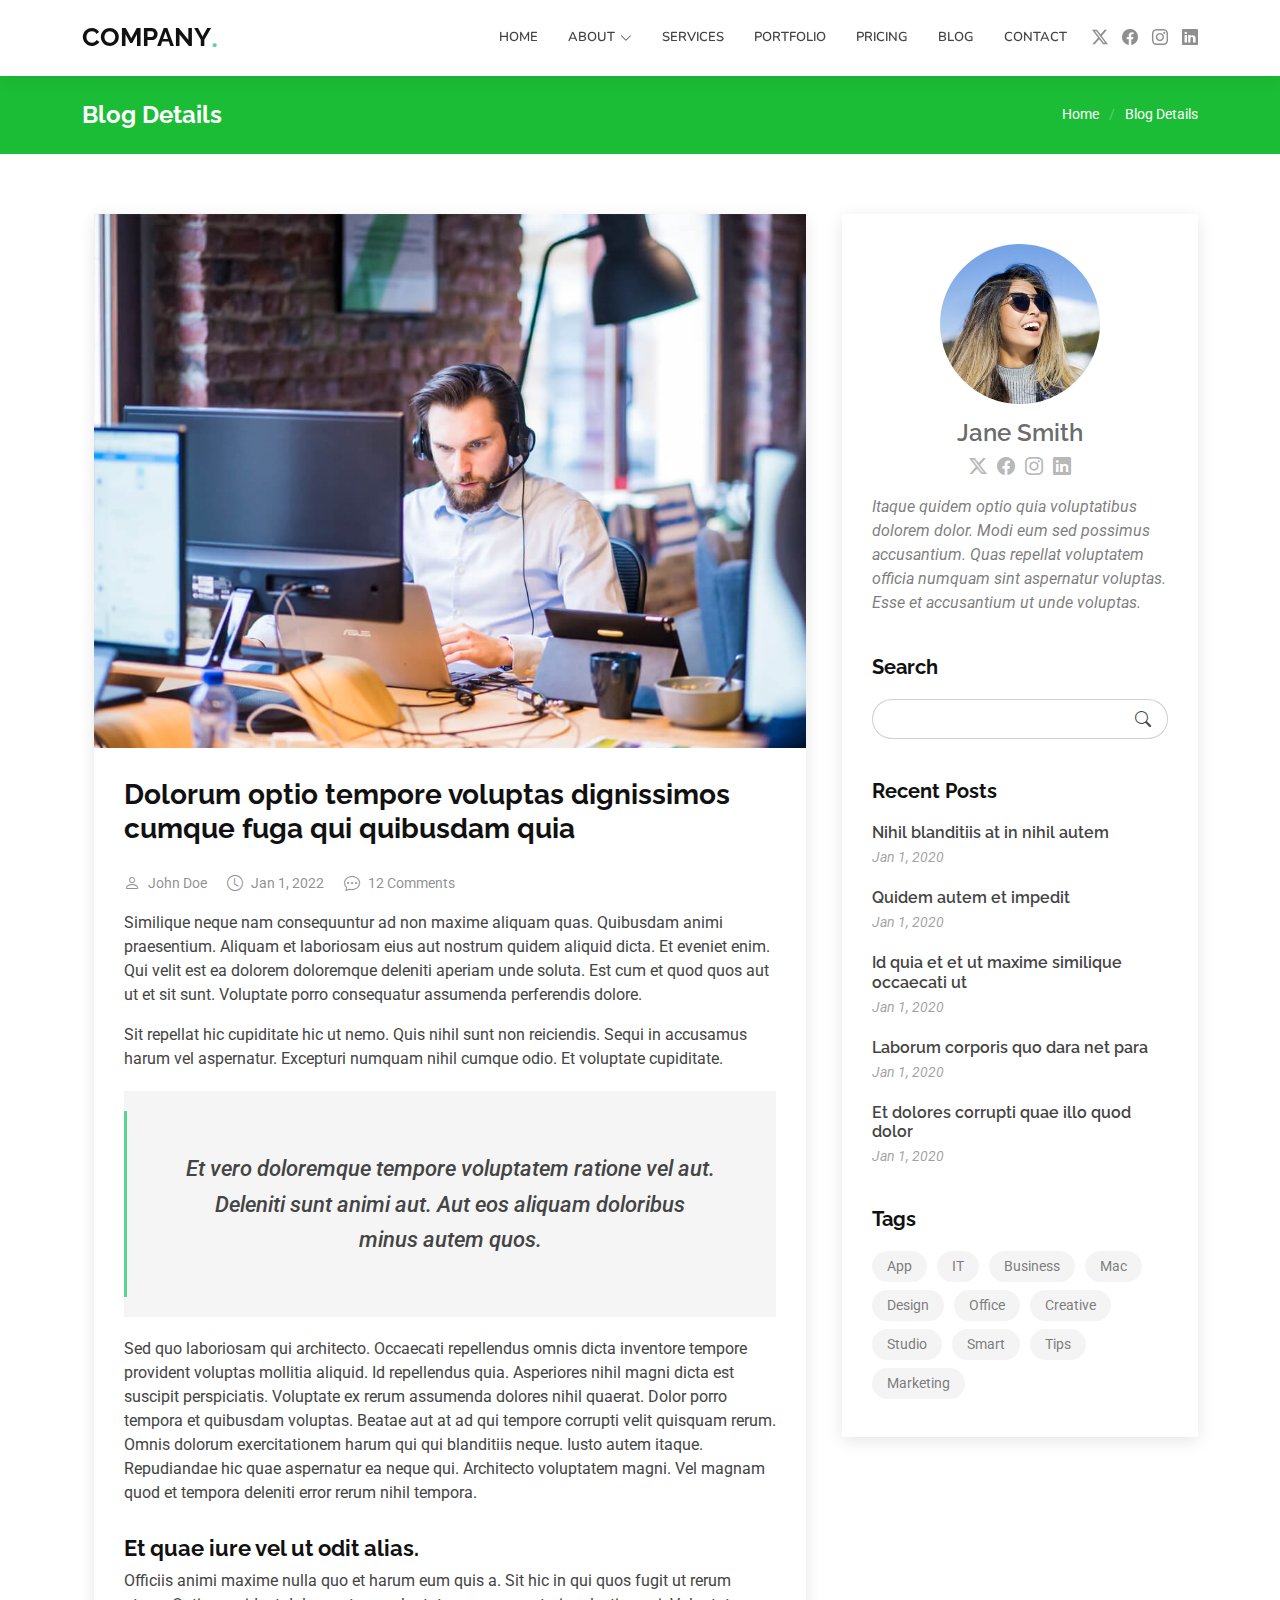
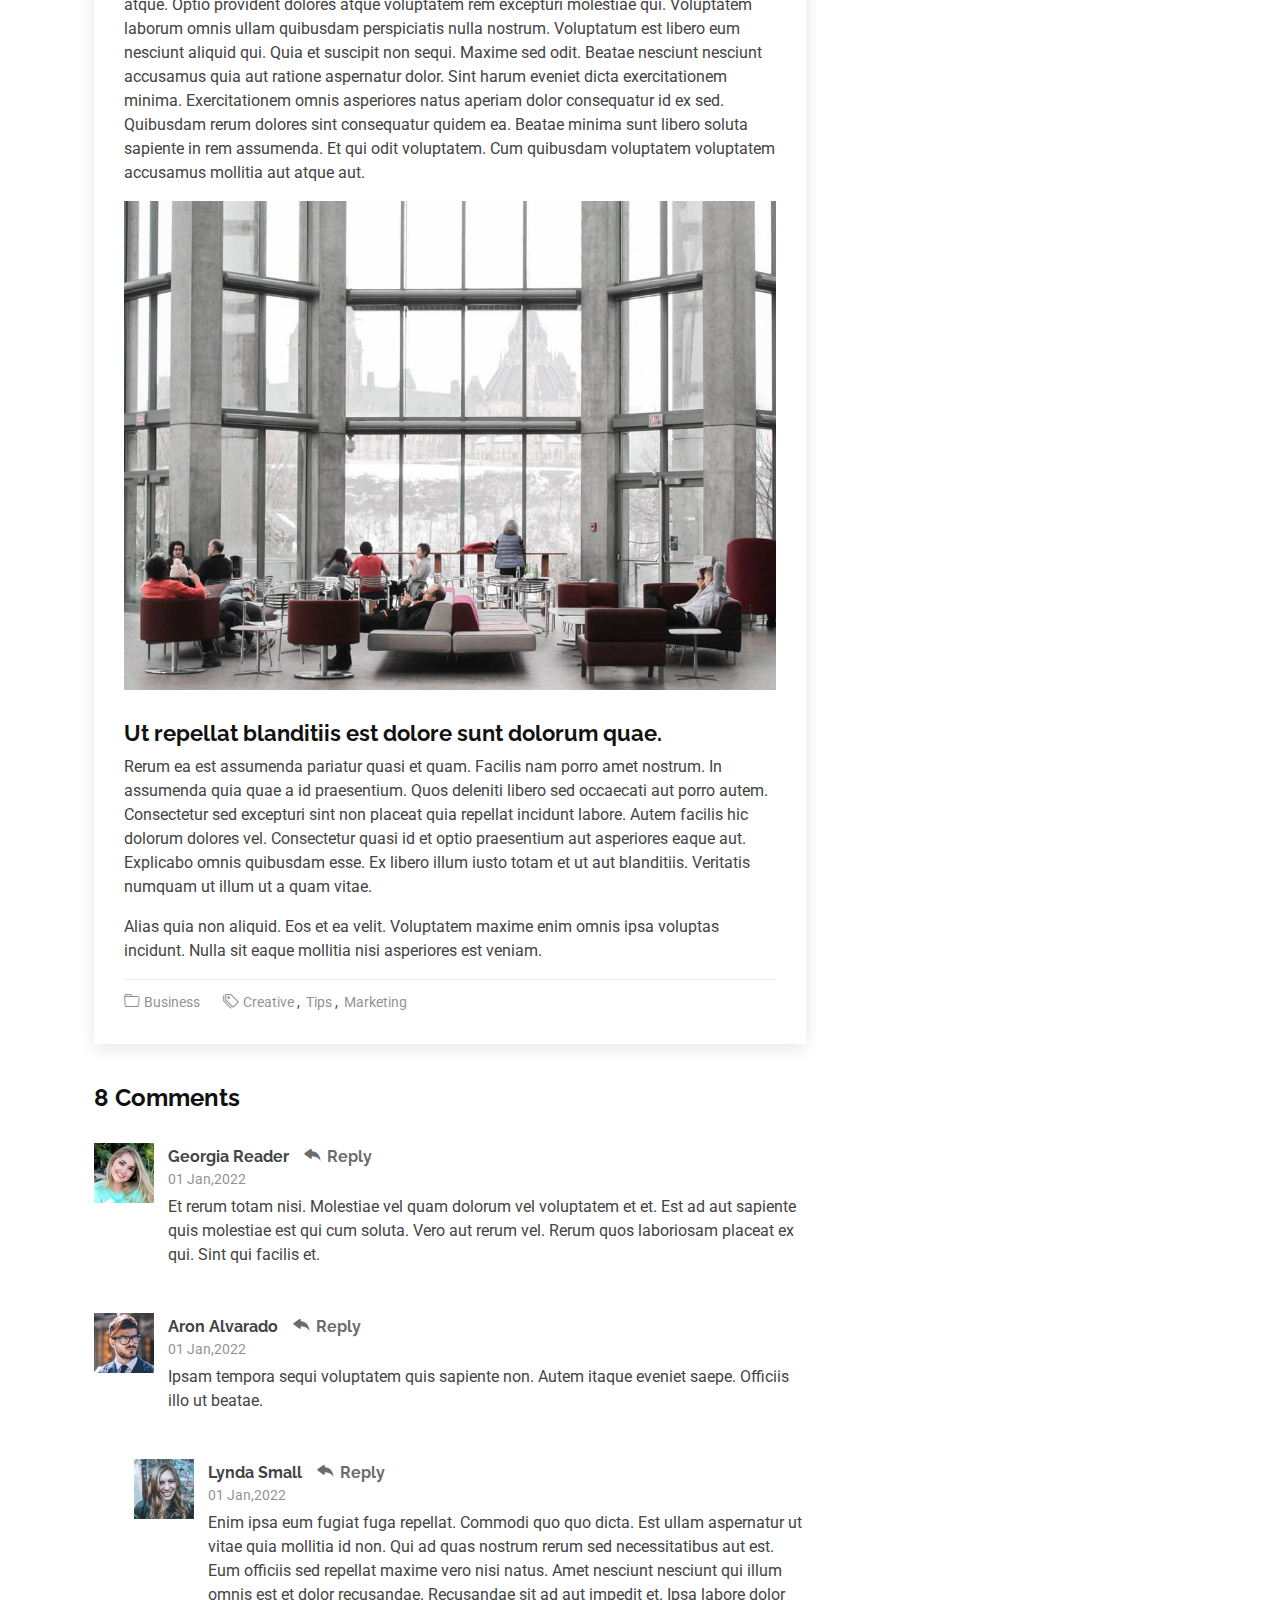
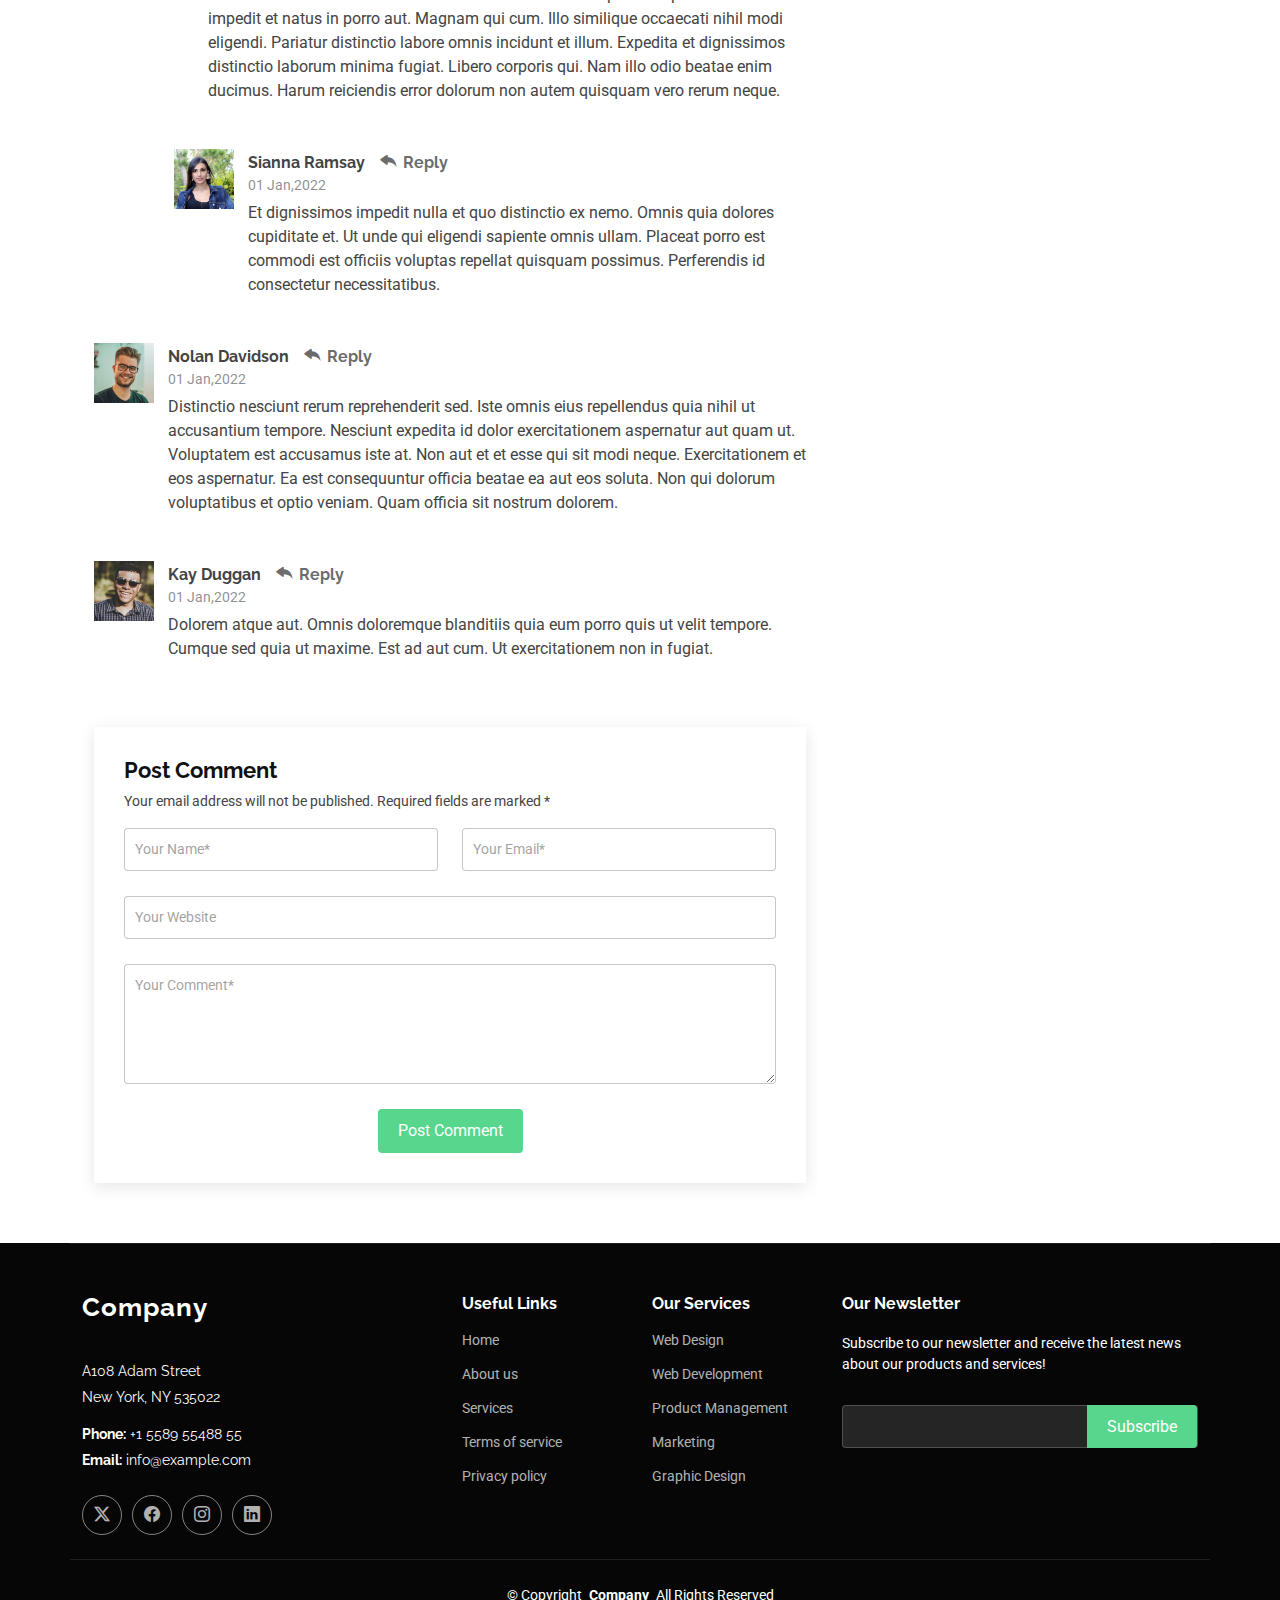
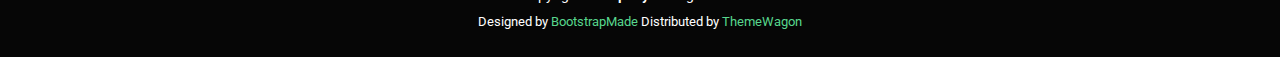
<file: blog-details.html>
<!DOCTYPE html>
<html lang="en">

<head>
  <meta charset="utf-8">
  <meta content="width=device-width, initial-scale=1.0" name="viewport">
  <title>Blog Details - Company Bootstrap Template</title>
  <meta name="description" content="">
  <meta name="keywords" content="">

  <!-- Favicons -->
  <link href="assets/img/favicon.png" rel="icon">
  <link href="assets/img/apple-touch-icon.png" rel="apple-touch-icon">

  <!-- Fonts -->
  <link href="https://fonts.googleapis.com" rel="preconnect">
  <link href="https://fonts.gstatic.com" rel="preconnect" crossorigin>
  <link href="https://fonts.googleapis.com/css2?family=Roboto:ital,wght@0,100;0,300;0,400;0,500;0,700;0,900;1,100;1,300;1,400;1,500;1,700;1,900&family=Raleway:ital,wght@0,100;0,200;0,300;0,400;0,500;0,600;0,700;0,800;0,900;1,100;1,200;1,300;1,400;1,500;1,600;1,700;1,800;1,900&family=Nunito:ital,wght@0,200;0,300;0,400;0,500;0,600;0,700;0,800;0,900;1,200;1,300;1,400;1,500;1,600;1,700;1,800;1,900&display=swap" rel="stylesheet">

  <!-- Vendor CSS Files -->
  <link href="assets/vendor/bootstrap/css/bootstrap.min.css" rel="stylesheet">
  <link href="assets/vendor/bootstrap-icons/bootstrap-icons.css" rel="stylesheet">
  <link href="assets/vendor/aos/aos.css" rel="stylesheet">
  <link href="assets/vendor/glightbox/css/glightbox.min.css" rel="stylesheet">
  <link href="assets/vendor/swiper/swiper-bundle.min.css" rel="stylesheet">

  <!-- Main CSS File -->
  <link href="assets/css/main.css" rel="stylesheet">

  <!-- =======================================================
  * Template Name: Company
  * Template URL: https://bootstrapmade.com/company-free-html-bootstrap-template/
  * Updated: Aug 07 2024 with Bootstrap v5.3.3
  * Author: BootstrapMade.com
  * License: https://bootstrapmade.com/license/
  ======================================================== -->
</head>

<body class="blog-details-page">

  <header id="header" class="header d-flex align-items-center sticky-top">
    <div class="container position-relative d-flex align-items-center">

      <a href="index.html" class="logo d-flex align-items-center me-auto">
        <!-- Uncomment the line below if you also wish to use an image logo -->
        <!-- <img src="assets/img/logo.png" alt=""> -->
        <h1 class="sitename">Company</h1><span>.</span>
      </a>

      <nav id="navmenu" class="navmenu">
        <ul>
          <li><a href="#hero">Home</a></li>
          <li class="dropdown"><a href="about.html"><span>About</span> <i class="bi bi-chevron-down toggle-dropdown"></i></a>
            <ul>
              <li><a href="team.html">Team</a></li>
              <li><a href="testimonials.html">Testimonials</a></li>
              <li class="dropdown"><a href="#"><span>Deep Dropdown</span> <i class="bi bi-chevron-down toggle-dropdown"></i></a>
                <ul>
                  <li><a href="#">Deep Dropdown 1</a></li>
                  <li><a href="#">Deep Dropdown 2</a></li>
                  <li><a href="#">Deep Dropdown 3</a></li>
                  <li><a href="#">Deep Dropdown 4</a></li>
                  <li><a href="#">Deep Dropdown 5</a></li>
                </ul>
              </li>
            </ul>
          </li>
          <li><a href="services.html">Services</a></li>
          <li><a href="portfolio.html">Portfolio</a></li>
          <li><a href="pricing.html">Pricing</a></li>
          <li><a href="blog.html">Blog</a></li>
          <li><a href="contact.html">Contact</a></li>
        </ul>
        <i class="mobile-nav-toggle d-xl-none bi bi-list"></i>
      </nav>

      <div class="header-social-links">
        <a href="#" class="twitter"><i class="bi bi-twitter-x"></i></a>
        <a href="#" class="facebook"><i class="bi bi-facebook"></i></a>
        <a href="#" class="instagram"><i class="bi bi-instagram"></i></a>
        <a href="#" class="linkedin"><i class="bi bi-linkedin"></i></a>
      </div>

    </div>
  </header>

  <main class="main">

    <!-- Page Title -->
    <div class="page-title accent-background">
      <div class="container d-lg-flex justify-content-between align-items-center">
        <h1 class="mb-2 mb-lg-0">Blog Details</h1>
        <nav class="breadcrumbs">
          <ol>
            <li><a href="index.html">Home</a></li>
            <li class="current">Blog Details</li>
          </ol>
        </nav>
      </div>
    </div><!-- End Page Title -->

    <div class="container">
      <div class="row">

        <div class="col-lg-8">

          <!-- Blog Details Section -->
          <section id="blog-details" class="blog-details section">
            <div class="container">

              <article class="article">

                <div class="post-img">
                  <img src="assets/img/blog/blog-1.jpg" alt="" class="img-fluid">
                </div>

                <h2 class="title">Dolorum optio tempore voluptas dignissimos cumque fuga qui quibusdam quia</h2>

                <div class="meta-top">
                  <ul>
                    <li class="d-flex align-items-center"><i class="bi bi-person"></i> <a href="blog-details.html">John Doe</a></li>
                    <li class="d-flex align-items-center"><i class="bi bi-clock"></i> <a href="blog-details.html"><time datetime="2020-01-01">Jan 1, 2022</time></a></li>
                    <li class="d-flex align-items-center"><i class="bi bi-chat-dots"></i> <a href="blog-details.html">12 Comments</a></li>
                  </ul>
                </div><!-- End meta top -->

                <div class="content">
                  <p>
                    Similique neque nam consequuntur ad non maxime aliquam quas. Quibusdam animi praesentium. Aliquam et laboriosam eius aut nostrum quidem aliquid dicta.
                    Et eveniet enim. Qui velit est ea dolorem doloremque deleniti aperiam unde soluta. Est cum et quod quos aut ut et sit sunt. Voluptate porro consequatur assumenda perferendis dolore.
                  </p>

                  <p>
                    Sit repellat hic cupiditate hic ut nemo. Quis nihil sunt non reiciendis. Sequi in accusamus harum vel aspernatur. Excepturi numquam nihil cumque odio. Et voluptate cupiditate.
                  </p>

                  <blockquote>
                    <p>
                      Et vero doloremque tempore voluptatem ratione vel aut. Deleniti sunt animi aut. Aut eos aliquam doloribus minus autem quos.
                    </p>
                  </blockquote>

                  <p>
                    Sed quo laboriosam qui architecto. Occaecati repellendus omnis dicta inventore tempore provident voluptas mollitia aliquid. Id repellendus quia. Asperiores nihil magni dicta est suscipit perspiciatis. Voluptate ex rerum assumenda dolores nihil quaerat.
                    Dolor porro tempora et quibusdam voluptas. Beatae aut at ad qui tempore corrupti velit quisquam rerum. Omnis dolorum exercitationem harum qui qui blanditiis neque.
                    Iusto autem itaque. Repudiandae hic quae aspernatur ea neque qui. Architecto voluptatem magni. Vel magnam quod et tempora deleniti error rerum nihil tempora.
                  </p>

                  <h3>Et quae iure vel ut odit alias.</h3>
                  <p>
                    Officiis animi maxime nulla quo et harum eum quis a. Sit hic in qui quos fugit ut rerum atque. Optio provident dolores atque voluptatem rem excepturi molestiae qui. Voluptatem laborum omnis ullam quibusdam perspiciatis nulla nostrum. Voluptatum est libero eum nesciunt aliquid qui.
                    Quia et suscipit non sequi. Maxime sed odit. Beatae nesciunt nesciunt accusamus quia aut ratione aspernatur dolor. Sint harum eveniet dicta exercitationem minima. Exercitationem omnis asperiores natus aperiam dolor consequatur id ex sed. Quibusdam rerum dolores sint consequatur quidem ea.
                    Beatae minima sunt libero soluta sapiente in rem assumenda. Et qui odit voluptatem. Cum quibusdam voluptatem voluptatem accusamus mollitia aut atque aut.
                  </p>
                  <img src="assets/img/blog/blog-inside-post.jpg" class="img-fluid" alt="">

                  <h3>Ut repellat blanditiis est dolore sunt dolorum quae.</h3>
                  <p>
                    Rerum ea est assumenda pariatur quasi et quam. Facilis nam porro amet nostrum. In assumenda quia quae a id praesentium. Quos deleniti libero sed occaecati aut porro autem. Consectetur sed excepturi sint non placeat quia repellat incidunt labore. Autem facilis hic dolorum dolores vel.
                    Consectetur quasi id et optio praesentium aut asperiores eaque aut. Explicabo omnis quibusdam esse. Ex libero illum iusto totam et ut aut blanditiis. Veritatis numquam ut illum ut a quam vitae.
                  </p>
                  <p>
                    Alias quia non aliquid. Eos et ea velit. Voluptatem maxime enim omnis ipsa voluptas incidunt. Nulla sit eaque mollitia nisi asperiores est veniam.
                  </p>

                </div><!-- End post content -->

                <div class="meta-bottom">
                  <i class="bi bi-folder"></i>
                  <ul class="cats">
                    <li><a href="#">Business</a></li>
                  </ul>

                  <i class="bi bi-tags"></i>
                  <ul class="tags">
                    <li><a href="#">Creative</a></li>
                    <li><a href="#">Tips</a></li>
                    <li><a href="#">Marketing</a></li>
                  </ul>
                </div><!-- End meta bottom -->

              </article>

            </div>
          </section><!-- /Blog Details Section -->

          <!-- Blog Comments Section -->
          <section id="blog-comments" class="blog-comments section">

            <div class="container">

              <h4 class="comments-count">8 Comments</h4>

              <div id="comment-1" class="comment">
                <div class="d-flex">
                  <div class="comment-img"><img src="assets/img/blog/comments-1.jpg" alt=""></div>
                  <div>
                    <h5><a href="">Georgia Reader</a> <a href="#" class="reply"><i class="bi bi-reply-fill"></i> Reply</a></h5>
                    <time datetime="2020-01-01">01 Jan,2022</time>
                    <p>
                      Et rerum totam nisi. Molestiae vel quam dolorum vel voluptatem et et. Est ad aut sapiente quis molestiae est qui cum soluta.
                      Vero aut rerum vel. Rerum quos laboriosam placeat ex qui. Sint qui facilis et.
                    </p>
                  </div>
                </div>
              </div><!-- End comment #1 -->

              <div id="comment-2" class="comment">
                <div class="d-flex">
                  <div class="comment-img"><img src="assets/img/blog/comments-2.jpg" alt=""></div>
                  <div>
                    <h5><a href="">Aron Alvarado</a> <a href="#" class="reply"><i class="bi bi-reply-fill"></i> Reply</a></h5>
                    <time datetime="2020-01-01">01 Jan,2022</time>
                    <p>
                      Ipsam tempora sequi voluptatem quis sapiente non. Autem itaque eveniet saepe. Officiis illo ut beatae.
                    </p>
                  </div>
                </div>

                <div id="comment-reply-1" class="comment comment-reply">
                  <div class="d-flex">
                    <div class="comment-img"><img src="assets/img/blog/comments-3.jpg" alt=""></div>
                    <div>
                      <h5><a href="">Lynda Small</a> <a href="#" class="reply"><i class="bi bi-reply-fill"></i> Reply</a></h5>
                      <time datetime="2020-01-01">01 Jan,2022</time>
                      <p>
                        Enim ipsa eum fugiat fuga repellat. Commodi quo quo dicta. Est ullam aspernatur ut vitae quia mollitia id non. Qui ad quas nostrum rerum sed necessitatibus aut est. Eum officiis sed repellat maxime vero nisi natus. Amet nesciunt nesciunt qui illum omnis est et dolor recusandae.

                        Recusandae sit ad aut impedit et. Ipsa labore dolor impedit et natus in porro aut. Magnam qui cum. Illo similique occaecati nihil modi eligendi. Pariatur distinctio labore omnis incidunt et illum. Expedita et dignissimos distinctio laborum minima fugiat.

                        Libero corporis qui. Nam illo odio beatae enim ducimus. Harum reiciendis error dolorum non autem quisquam vero rerum neque.
                      </p>
                    </div>
                  </div>

                  <div id="comment-reply-2" class="comment comment-reply">
                    <div class="d-flex">
                      <div class="comment-img"><img src="assets/img/blog/comments-4.jpg" alt=""></div>
                      <div>
                        <h5><a href="">Sianna Ramsay</a> <a href="#" class="reply"><i class="bi bi-reply-fill"></i> Reply</a></h5>
                        <time datetime="2020-01-01">01 Jan,2022</time>
                        <p>
                          Et dignissimos impedit nulla et quo distinctio ex nemo. Omnis quia dolores cupiditate et. Ut unde qui eligendi sapiente omnis ullam. Placeat porro est commodi est officiis voluptas repellat quisquam possimus. Perferendis id consectetur necessitatibus.
                        </p>
                      </div>
                    </div>

                  </div><!-- End comment reply #2-->

                </div><!-- End comment reply #1-->

              </div><!-- End comment #2-->

              <div id="comment-3" class="comment">
                <div class="d-flex">
                  <div class="comment-img"><img src="assets/img/blog/comments-5.jpg" alt=""></div>
                  <div>
                    <h5><a href="">Nolan Davidson</a> <a href="#" class="reply"><i class="bi bi-reply-fill"></i> Reply</a></h5>
                    <time datetime="2020-01-01">01 Jan,2022</time>
                    <p>
                      Distinctio nesciunt rerum reprehenderit sed. Iste omnis eius repellendus quia nihil ut accusantium tempore. Nesciunt expedita id dolor exercitationem aspernatur aut quam ut. Voluptatem est accusamus iste at.
                      Non aut et et esse qui sit modi neque. Exercitationem et eos aspernatur. Ea est consequuntur officia beatae ea aut eos soluta. Non qui dolorum voluptatibus et optio veniam. Quam officia sit nostrum dolorem.
                    </p>
                  </div>
                </div>

              </div><!-- End comment #3 -->

              <div id="comment-4" class="comment">
                <div class="d-flex">
                  <div class="comment-img"><img src="assets/img/blog/comments-6.jpg" alt=""></div>
                  <div>
                    <h5><a href="">Kay Duggan</a> <a href="#" class="reply"><i class="bi bi-reply-fill"></i> Reply</a></h5>
                    <time datetime="2020-01-01">01 Jan,2022</time>
                    <p>
                      Dolorem atque aut. Omnis doloremque blanditiis quia eum porro quis ut velit tempore. Cumque sed quia ut maxime. Est ad aut cum. Ut exercitationem non in fugiat.
                    </p>
                  </div>
                </div>

              </div><!-- End comment #4 -->

            </div>

          </section><!-- /Blog Comments Section -->

          <!-- Comment Form Section -->
          <section id="comment-form" class="comment-form section">
            <div class="container">

              <form action="">

                <h4>Post Comment</h4>
                <p>Your email address will not be published. Required fields are marked * </p>
                <div class="row">
                  <div class="col-md-6 form-group">
                    <input name="name" type="text" class="form-control" placeholder="Your Name*">
                  </div>
                  <div class="col-md-6 form-group">
                    <input name="email" type="text" class="form-control" placeholder="Your Email*">
                  </div>
                </div>
                <div class="row">
                  <div class="col form-group">
                    <input name="website" type="text" class="form-control" placeholder="Your Website">
                  </div>
                </div>
                <div class="row">
                  <div class="col form-group">
                    <textarea name="comment" class="form-control" placeholder="Your Comment*"></textarea>
                  </div>
                </div>

                <div class="text-center">
                  <button type="submit" class="btn btn-primary">Post Comment</button>
                </div>

              </form>

            </div>
          </section><!-- /Comment Form Section -->

        </div>

        <div class="col-lg-4 sidebar">

          <div class="widgets-container">

            <!-- Blog Author Widget -->
            <div class="blog-author-widget widget-item">

              <div class="d-flex flex-column align-items-center">
                <img src="assets/img/blog/blog-author.jpg" class="rounded-circle flex-shrink-0" alt="">
                <h4>Jane Smith</h4>
                <div class="social-links">
                  <a href="https://x.com/#"><i class="bi bi-twitter-x"></i></a>
                  <a href="https://facebook.com/#"><i class="bi bi-facebook"></i></a>
                  <a href="https://instagram.com/#"><i class="biu bi-instagram"></i></a>
                  <a href="https://instagram.com/#"><i class="biu bi-linkedin"></i></a>
                </div>

                <p>
                  Itaque quidem optio quia voluptatibus dolorem dolor. Modi eum sed possimus accusantium. Quas repellat voluptatem officia numquam sint aspernatur voluptas. Esse et accusantium ut unde voluptas.
                </p>

              </div>
            </div><!--/Blog Author Widget -->

            <!-- Search Widget -->
            <div class="search-widget widget-item">

              <h3 class="widget-title">Search</h3>
              <form action="">
                <input type="text">
                <button type="submit" title="Search"><i class="bi bi-search"></i></button>
              </form>

            </div><!--/Search Widget -->

            <!-- Recent Posts Widget -->
            <div class="recent-posts-widget widget-item">

              <h3 class="widget-title">Recent Posts</h3>

              <div class="post-item">
                <h4><a href="blog-details.html">Nihil blanditiis at in nihil autem</a></h4>
                <time datetime="2020-01-01">Jan 1, 2020</time>
              </div><!-- End recent post item-->

              <div class="post-item">
                <h4><a href="blog-details.html">Quidem autem et impedit</a></h4>
                <time datetime="2020-01-01">Jan 1, 2020</time>
              </div><!-- End recent post item-->

              <div class="post-item">
                <h4><a href="blog-details.html">Id quia et et ut maxime similique occaecati ut</a></h4>
                <time datetime="2020-01-01">Jan 1, 2020</time>
              </div><!-- End recent post item-->

              <div class="post-item">
                <h4><a href="blog-details.html">Laborum corporis quo dara net para</a></h4>
                <time datetime="2020-01-01">Jan 1, 2020</time>
              </div><!-- End recent post item-->

              <div class="post-item">
                <h4><a href="blog-details.html">Et dolores corrupti quae illo quod dolor</a></h4>
                <time datetime="2020-01-01">Jan 1, 2020</time>
              </div><!-- End recent post item-->

            </div><!--/Recent Posts Widget -->

            <!-- Tags Widget -->
            <div class="tags-widget widget-item">

              <h3 class="widget-title">Tags</h3>
              <ul>
                <li><a href="#">App</a></li>
                <li><a href="#">IT</a></li>
                <li><a href="#">Business</a></li>
                <li><a href="#">Mac</a></li>
                <li><a href="#">Design</a></li>
                <li><a href="#">Office</a></li>
                <li><a href="#">Creative</a></li>
                <li><a href="#">Studio</a></li>
                <li><a href="#">Smart</a></li>
                <li><a href="#">Tips</a></li>
                <li><a href="#">Marketing</a></li>
              </ul>

            </div><!--/Tags Widget -->

          </div>

        </div>

      </div>
    </div>

  </main>

  <footer id="footer" class="footer dark-background">

    <div class="container footer-top">
      <div class="row gy-4">
        <div class="col-lg-4 col-md-6 footer-about">
          <a href="index.html" class="logo d-flex align-items-center">
            <span class="sitename">Company</span>
          </a>
          <div class="footer-contact pt-3">
            <p>A108 Adam Street</p>
            <p>New York, NY 535022</p>
            <p class="mt-3"><strong>Phone:</strong> <span>+1 5589 55488 55</span></p>
            <p><strong>Email:</strong> <span>info@example.com</span></p>
          </div>
          <div class="social-links d-flex mt-4">
            <a href=""><i class="bi bi-twitter-x"></i></a>
            <a href=""><i class="bi bi-facebook"></i></a>
            <a href=""><i class="bi bi-instagram"></i></a>
            <a href=""><i class="bi bi-linkedin"></i></a>
          </div>
        </div>

        <div class="col-lg-2 col-md-3 footer-links">
          <h4>Useful Links</h4>
          <ul>
            <li><a href="#">Home</a></li>
            <li><a href="#">About us</a></li>
            <li><a href="#">Services</a></li>
            <li><a href="#">Terms of service</a></li>
            <li><a href="#">Privacy policy</a></li>
          </ul>
        </div>

        <div class="col-lg-2 col-md-3 footer-links">
          <h4>Our Services</h4>
          <ul>
            <li><a href="#">Web Design</a></li>
            <li><a href="#">Web Development</a></li>
            <li><a href="#">Product Management</a></li>
            <li><a href="#">Marketing</a></li>
            <li><a href="#">Graphic Design</a></li>
          </ul>
        </div>

        <div class="col-lg-4 col-md-12 footer-newsletter">
          <h4>Our Newsletter</h4>
          <p>Subscribe to our newsletter and receive the latest news about our products and services!</p>
          <form action="forms/newsletter.php" method="post" class="php-email-form">
            <div class="newsletter-form"><input type="email" name="email"><input type="submit" value="Subscribe"></div>
            <div class="loading">Loading</div>
            <div class="error-message"></div>
            <div class="sent-message">Your subscription request has been sent. Thank you!</div>
          </form>
        </div>

      </div>
    </div>

    <div class="container copyright text-center mt-4">
      <p>© <span>Copyright</span> <strong class="px-1 sitename">Company</strong> <span>All Rights Reserved</span></p>
      <div class="credits">
        <!-- All the links in the footer should remain intact. -->
        <!-- You can delete the links only if you've purchased the pro version. -->
        <!-- Licensing information: https://bootstrapmade.com/license/ -->
        <!-- Purchase the pro version with working PHP/AJAX contact form: [buy-url] -->
        Designed by <a href="https://bootstrapmade.com/">BootstrapMade</a> Distributed by <a href=“https://themewagon.com>ThemeWagon
      </div>
    </div>

  </footer>

  <!-- Scroll Top -->
  <a href="#" id="scroll-top" class="scroll-top d-flex align-items-center justify-content-center"><i class="bi bi-arrow-up-short"></i></a>

  <!-- Preloader -->
  <div id="preloader"></div>

  <!-- Vendor JS Files -->
  <script src="assets/vendor/bootstrap/js/bootstrap.bundle.min.js"></script>
  <script src="assets/vendor/php-email-form/validate.js"></script>
  <script src="assets/vendor/aos/aos.js"></script>
  <script src="assets/vendor/glightbox/js/glightbox.min.js"></script>
  <script src="assets/vendor/imagesloaded/imagesloaded.pkgd.min.js"></script>
  <script src="assets/vendor/isotope-layout/isotope.pkgd.min.js"></script>
  <script src="assets/vendor/waypoints/noframework.waypoints.js"></script>
  <script src="assets/vendor/swiper/swiper-bundle.min.js"></script>

  <!-- Main JS File -->
  <script src="assets/js/main.js"></script>

</body>

</html>
</file>
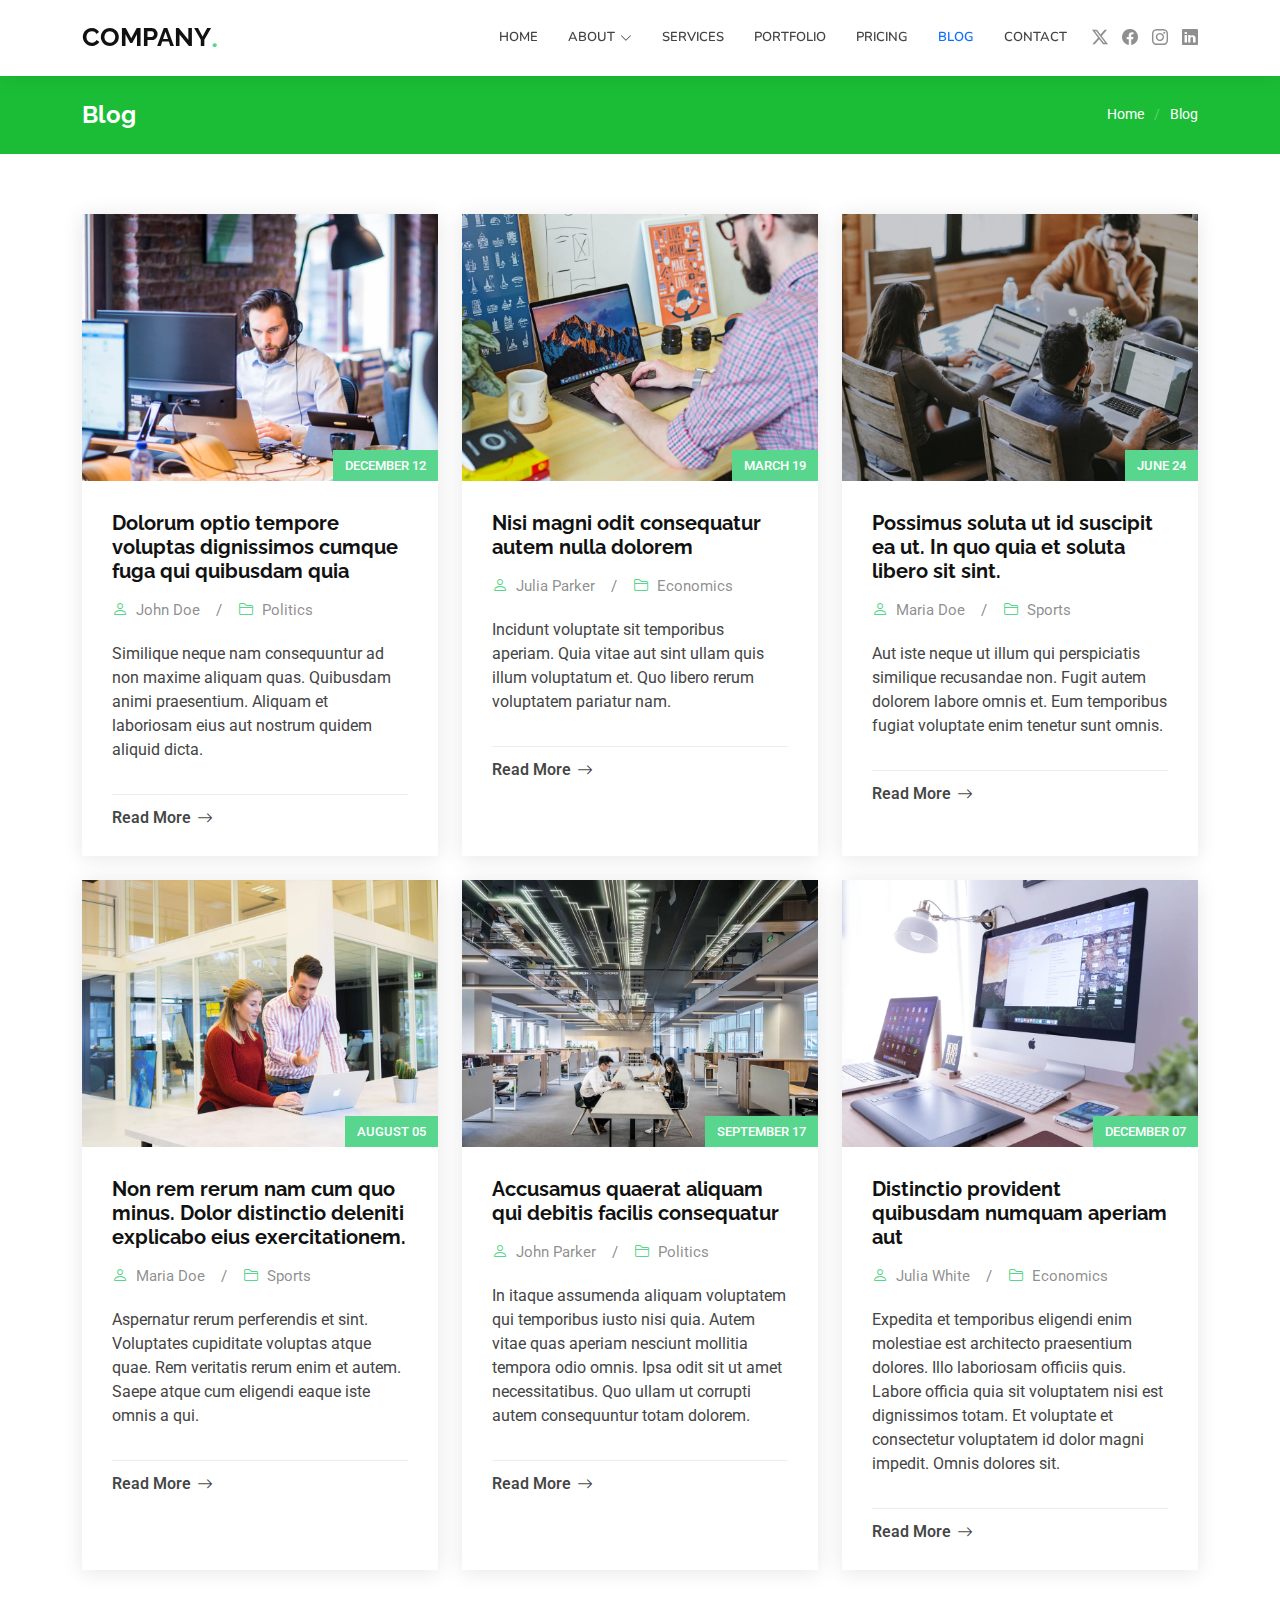
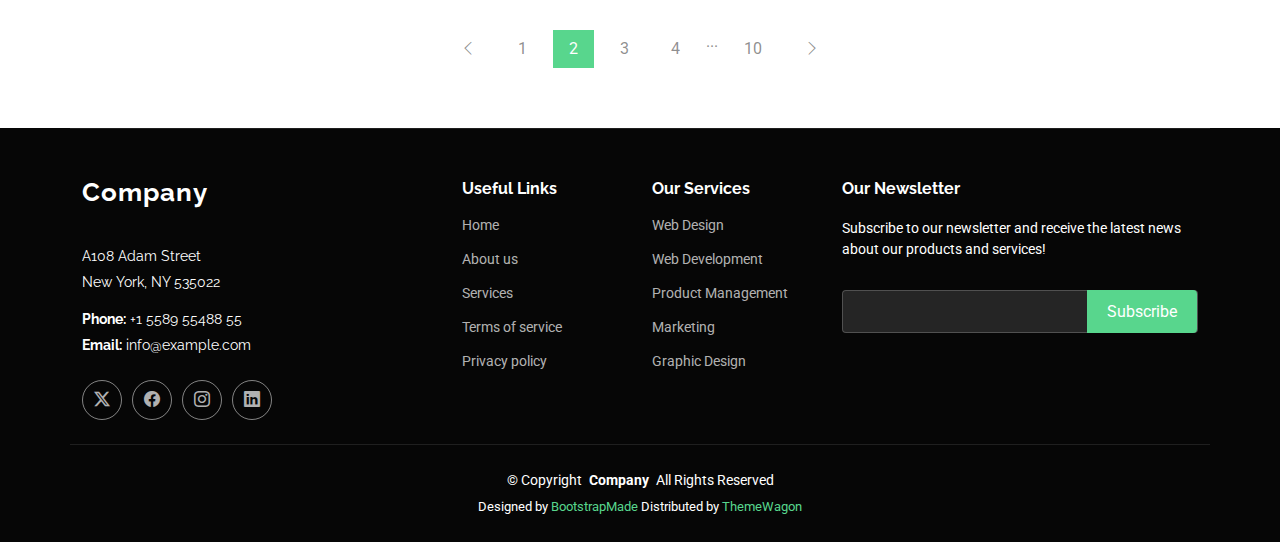
<file: blog.html>
<!DOCTYPE html>
<html lang="en">

<head>
  <meta charset="utf-8">
  <meta content="width=device-width, initial-scale=1.0" name="viewport">
  <title>Blog - Company Bootstrap Template</title>
  <meta name="description" content="">
  <meta name="keywords" content="">

  <!-- Favicons -->
  <link href="assets/img/favicon.png" rel="icon">
  <link href="assets/img/apple-touch-icon.png" rel="apple-touch-icon">

  <!-- Fonts -->
  <link href="https://fonts.googleapis.com" rel="preconnect">
  <link href="https://fonts.gstatic.com" rel="preconnect" crossorigin>
  <link href="https://fonts.googleapis.com/css2?family=Roboto:ital,wght@0,100;0,300;0,400;0,500;0,700;0,900;1,100;1,300;1,400;1,500;1,700;1,900&family=Raleway:ital,wght@0,100;0,200;0,300;0,400;0,500;0,600;0,700;0,800;0,900;1,100;1,200;1,300;1,400;1,500;1,600;1,700;1,800;1,900&family=Nunito:ital,wght@0,200;0,300;0,400;0,500;0,600;0,700;0,800;0,900;1,200;1,300;1,400;1,500;1,600;1,700;1,800;1,900&display=swap" rel="stylesheet">

  <!-- Vendor CSS Files -->
  <link href="assets/vendor/bootstrap/css/bootstrap.min.css" rel="stylesheet">
  <link href="assets/vendor/bootstrap-icons/bootstrap-icons.css" rel="stylesheet">
  <link href="assets/vendor/aos/aos.css" rel="stylesheet">
  <link href="assets/vendor/glightbox/css/glightbox.min.css" rel="stylesheet">
  <link href="assets/vendor/swiper/swiper-bundle.min.css" rel="stylesheet">

  <!-- Main CSS File -->
  <link href="assets/css/main.css" rel="stylesheet">

  <!-- =======================================================
  * Template Name: Company
  * Template URL: https://bootstrapmade.com/company-free-html-bootstrap-template/
  * Updated: Aug 07 2024 with Bootstrap v5.3.3
  * Author: BootstrapMade.com
  * License: https://bootstrapmade.com/license/
  ======================================================== -->
</head>

<body class="blog-page">

  <header id="header" class="header d-flex align-items-center sticky-top">
    <div class="container position-relative d-flex align-items-center">

      <a href="index.html" class="logo d-flex align-items-center me-auto">
        <!-- Uncomment the line below if you also wish to use an image logo -->
        <!-- <img src="assets/img/logo.png" alt=""> -->
        <h1 class="sitename">Company</h1><span>.</span>
      </a>

      <nav id="navmenu" class="navmenu">
        <ul>
          <li><a href="#hero">Home</a></li>
          <li class="dropdown"><a href="about.html"><span>About</span> <i class="bi bi-chevron-down toggle-dropdown"></i></a>
            <ul>
              <li><a href="team.html">Team</a></li>
              <li><a href="testimonials.html">Testimonials</a></li>
              <li class="dropdown"><a href="#"><span>Deep Dropdown</span> <i class="bi bi-chevron-down toggle-dropdown"></i></a>
                <ul>
                  <li><a href="#">Deep Dropdown 1</a></li>
                  <li><a href="#">Deep Dropdown 2</a></li>
                  <li><a href="#">Deep Dropdown 3</a></li>
                  <li><a href="#">Deep Dropdown 4</a></li>
                  <li><a href="#">Deep Dropdown 5</a></li>
                </ul>
              </li>
            </ul>
          </li>
          <li><a href="services.html">Services</a></li>
          <li><a href="portfolio.html">Portfolio</a></li>
          <li><a href="pricing.html">Pricing</a></li>
          <li><a href="blog.html" class="active">Blog</a></li>
          <li><a href="contact.html">Contact</a></li>
        </ul>
        <i class="mobile-nav-toggle d-xl-none bi bi-list"></i>
      </nav>

      <div class="header-social-links">
        <a href="#" class="twitter"><i class="bi bi-twitter-x"></i></a>
        <a href="#" class="facebook"><i class="bi bi-facebook"></i></a>
        <a href="#" class="instagram"><i class="bi bi-instagram"></i></a>
        <a href="#" class="linkedin"><i class="bi bi-linkedin"></i></a>
      </div>

    </div>
  </header>

  <main class="main">

    <!-- Page Title -->
    <div class="page-title accent-background">
      <div class="container d-lg-flex justify-content-between align-items-center">
        <h1 class="mb-2 mb-lg-0">Blog</h1>
        <nav class="breadcrumbs">
          <ol>
            <li><a href="index.html">Home</a></li>
            <li class="current">Blog</li>
          </ol>
        </nav>
      </div>
    </div><!-- End Page Title -->

    <!-- Blog Posts Section -->
    <section id="blog-posts" class="blog-posts section">

      <div class="container">
        <div class="row gy-4">

          <div class="col-lg-4">
            <article class="position-relative h-100">

              <div class="post-img position-relative overflow-hidden">
                <img src="assets/img/blog/blog-1.jpg" class="img-fluid" alt="">
                <span class="post-date">December 12</span>
              </div>

              <div class="post-content d-flex flex-column">

                <h3 class="post-title">Dolorum optio tempore voluptas dignissimos cumque fuga qui quibusdam quia</h3>

                <div class="meta d-flex align-items-center">
                  <div class="d-flex align-items-center">
                    <i class="bi bi-person"></i> <span class="ps-2">John Doe</span>
                  </div>
                  <span class="px-3 text-black-50">/</span>
                  <div class="d-flex align-items-center">
                    <i class="bi bi-folder2"></i> <span class="ps-2">Politics</span>
                  </div>
                </div>

                <p>
                  Similique neque nam consequuntur ad non maxime aliquam quas. Quibusdam animi praesentium. Aliquam et laboriosam eius aut nostrum quidem aliquid dicta.
                </p>

                <hr>

                <a href="blog-details.html" class="readmore stretched-link"><span>Read More</span><i class="bi bi-arrow-right"></i></a>

              </div>

            </article>
          </div><!-- End post list item -->

          <div class="col-lg-4">
            <article class="position-relative h-100">

              <div class="post-img position-relative overflow-hidden">
                <img src="assets/img/blog/blog-2.jpg" class="img-fluid" alt="">
                <span class="post-date">March 19</span>
              </div>

              <div class="post-content d-flex flex-column">

                <h3 class="post-title">Nisi magni odit consequatur autem nulla dolorem</h3>

                <div class="meta d-flex align-items-center">
                  <div class="d-flex align-items-center">
                    <i class="bi bi-person"></i> <span class="ps-2">Julia Parker</span>
                  </div>
                  <span class="px-3 text-black-50">/</span>
                  <div class="d-flex align-items-center">
                    <i class="bi bi-folder2"></i> <span class="ps-2">Economics</span>
                  </div>
                </div>

                <p>
                  Incidunt voluptate sit temporibus aperiam. Quia vitae aut sint ullam quis illum voluptatum et. Quo libero rerum voluptatem pariatur nam.
                </p>

                <hr>

                <a href="blog-details.html" class="readmore stretched-link"><span>Read More</span><i class="bi bi-arrow-right"></i></a>

              </div>

            </article>
          </div><!-- End post list item -->

          <div class="col-lg-4">
            <article class="position-relative h-100">

              <div class="post-img position-relative overflow-hidden">
                <img src="assets/img/blog/blog-3.jpg" class="img-fluid" alt="">
                <span class="post-date">June 24</span>
              </div>

              <div class="post-content d-flex flex-column">

                <h3 class="post-title">Possimus soluta ut id suscipit ea ut. In quo quia et soluta libero sit sint.</h3>

                <div class="meta d-flex align-items-center">
                  <div class="d-flex align-items-center">
                    <i class="bi bi-person"></i> <span class="ps-2">Maria Doe</span>
                  </div>
                  <span class="px-3 text-black-50">/</span>
                  <div class="d-flex align-items-center">
                    <i class="bi bi-folder2"></i> <span class="ps-2">Sports</span>
                  </div>
                </div>

                <p>
                  Aut iste neque ut illum qui perspiciatis similique recusandae non. Fugit autem dolorem labore omnis et. Eum temporibus fugiat voluptate enim tenetur sunt omnis.
                </p>

                <hr>

                <a href="blog-details.html" class="readmore stretched-link"><span>Read More</span><i class="bi bi-arrow-right"></i></a>

              </div>

            </article>
          </div><!-- End post list item -->

          <div class="col-lg-4">
            <article class="position-relative h-100">

              <div class="post-img position-relative overflow-hidden">
                <img src="assets/img/blog/blog-4.jpg" class="img-fluid" alt="">
                <span class="post-date">August 05</span>
              </div>

              <div class="post-content d-flex flex-column">

                <h3 class="post-title">Non rem rerum nam cum quo minus. Dolor distinctio deleniti explicabo eius exercitationem.</h3>

                <div class="meta d-flex align-items-center">
                  <div class="d-flex align-items-center">
                    <i class="bi bi-person"></i> <span class="ps-2">Maria Doe</span>
                  </div>
                  <span class="px-3 text-black-50">/</span>
                  <div class="d-flex align-items-center">
                    <i class="bi bi-folder2"></i> <span class="ps-2">Sports</span>
                  </div>
                </div>

                <p>
                  Aspernatur rerum perferendis et sint. Voluptates cupiditate voluptas atque quae. Rem veritatis rerum enim et autem. Saepe atque cum eligendi eaque iste omnis a qui.
                </p>

                <hr>

                <a href="blog-details.html" class="readmore stretched-link"><span>Read More</span><i class="bi bi-arrow-right"></i></a>

              </div>

            </article>
          </div><!-- End post list item -->

          <div class="col-lg-4">
            <article class="position-relative h-100">

              <div class="post-img position-relative overflow-hidden">
                <img src="assets/img/blog/blog-5.jpg" class="img-fluid" alt="">
                <span class="post-date">September 17</span>
              </div>

              <div class="post-content d-flex flex-column">

                <h3 class="post-title">Accusamus quaerat aliquam qui debitis facilis consequatur</h3>

                <div class="meta d-flex align-items-center">
                  <div class="d-flex align-items-center">
                    <i class="bi bi-person"></i> <span class="ps-2">John Parker</span>
                  </div>
                  <span class="px-3 text-black-50">/</span>
                  <div class="d-flex align-items-center">
                    <i class="bi bi-folder2"></i> <span class="ps-2">Politics</span>
                  </div>
                </div>

                <p>
                  In itaque assumenda aliquam voluptatem qui temporibus iusto nisi quia. Autem vitae quas aperiam nesciunt mollitia tempora odio omnis. Ipsa odit sit ut amet necessitatibus. Quo ullam ut corrupti autem consequuntur totam dolorem.
                </p>

                <hr>

                <a href="blog-details.html" class="readmore stretched-link"><span>Read More</span><i class="bi bi-arrow-right"></i></a>

              </div>

            </article>
          </div><!-- End post list item -->

          <div class="col-lg-4">
            <article class="position-relative h-100">

              <div class="post-img position-relative overflow-hidden">
                <img src="assets/img/blog/blog-6.jpg" class="img-fluid" alt="">
                <span class="post-date">December 07</span>
              </div>

              <div class="post-content d-flex flex-column">

                <h3 class="post-title">Distinctio provident quibusdam numquam aperiam aut</h3>

                <div class="meta d-flex align-items-center">
                  <div class="d-flex align-items-center">
                    <i class="bi bi-person"></i> <span class="ps-2">Julia White</span>
                  </div>
                  <span class="px-3 text-black-50">/</span>
                  <div class="d-flex align-items-center">
                    <i class="bi bi-folder2"></i> <span class="ps-2">Economics</span>
                  </div>
                </div>

                <p>
                  Expedita et temporibus eligendi enim molestiae est architecto praesentium dolores. Illo laboriosam officiis quis. Labore officia quia sit voluptatem nisi est dignissimos totam. Et voluptate et consectetur voluptatem id dolor magni impedit. Omnis dolores sit.
                </p>

                <hr>

                <a href="blog-details.html" class="readmore stretched-link"><span>Read More</span><i class="bi bi-arrow-right"></i></a>

              </div>

            </article>
          </div><!-- End post list item -->

        </div>
      </div>

    </section><!-- /Blog Posts Section -->

    <!-- Blog Pagination Section -->
    <section id="blog-pagination" class="blog-pagination section">

      <div class="container">
        <div class="d-flex justify-content-center">
          <ul>
            <li><a href="#"><i class="bi bi-chevron-left"></i></a></li>
            <li><a href="#">1</a></li>
            <li><a href="#" class="active">2</a></li>
            <li><a href="#">3</a></li>
            <li><a href="#">4</a></li>
            <li>...</li>
            <li><a href="#">10</a></li>
            <li><a href="#"><i class="bi bi-chevron-right"></i></a></li>
          </ul>
        </div>
      </div>

    </section><!-- /Blog Pagination Section -->

  </main>

  <footer id="footer" class="footer dark-background">

    <div class="container footer-top">
      <div class="row gy-4">
        <div class="col-lg-4 col-md-6 footer-about">
          <a href="index.html" class="logo d-flex align-items-center">
            <span class="sitename">Company</span>
          </a>
          <div class="footer-contact pt-3">
            <p>A108 Adam Street</p>
            <p>New York, NY 535022</p>
            <p class="mt-3"><strong>Phone:</strong> <span>+1 5589 55488 55</span></p>
            <p><strong>Email:</strong> <span>info@example.com</span></p>
          </div>
          <div class="social-links d-flex mt-4">
            <a href=""><i class="bi bi-twitter-x"></i></a>
            <a href=""><i class="bi bi-facebook"></i></a>
            <a href=""><i class="bi bi-instagram"></i></a>
            <a href=""><i class="bi bi-linkedin"></i></a>
          </div>
        </div>

        <div class="col-lg-2 col-md-3 footer-links">
          <h4>Useful Links</h4>
          <ul>
            <li><a href="#">Home</a></li>
            <li><a href="#">About us</a></li>
            <li><a href="#">Services</a></li>
            <li><a href="#">Terms of service</a></li>
            <li><a href="#">Privacy policy</a></li>
          </ul>
        </div>

        <div class="col-lg-2 col-md-3 footer-links">
          <h4>Our Services</h4>
          <ul>
            <li><a href="#">Web Design</a></li>
            <li><a href="#">Web Development</a></li>
            <li><a href="#">Product Management</a></li>
            <li><a href="#">Marketing</a></li>
            <li><a href="#">Graphic Design</a></li>
          </ul>
        </div>

        <div class="col-lg-4 col-md-12 footer-newsletter">
          <h4>Our Newsletter</h4>
          <p>Subscribe to our newsletter and receive the latest news about our products and services!</p>
          <form action="forms/newsletter.php" method="post" class="php-email-form">
            <div class="newsletter-form"><input type="email" name="email"><input type="submit" value="Subscribe"></div>
            <div class="loading">Loading</div>
            <div class="error-message"></div>
            <div class="sent-message">Your subscription request has been sent. Thank you!</div>
          </form>
        </div>

      </div>
    </div>

    <div class="container copyright text-center mt-4">
      <p>© <span>Copyright</span> <strong class="px-1 sitename">Company</strong> <span>All Rights Reserved</span></p>
      <div class="credits">
        <!-- All the links in the footer should remain intact. -->
        <!-- You can delete the links only if you've purchased the pro version. -->
        <!-- Licensing information: https://bootstrapmade.com/license/ -->
        <!-- Purchase the pro version with working PHP/AJAX contact form: [buy-url] -->
        Designed by <a href="https://bootstrapmade.com/">BootstrapMade</a> Distributed by <a href=“https://themewagon.com>ThemeWagon
      </div>
    </div>

  </footer>

  <!-- Scroll Top -->
  <a href="#" id="scroll-top" class="scroll-top d-flex align-items-center justify-content-center"><i class="bi bi-arrow-up-short"></i></a>

  <!-- Preloader -->
  <div id="preloader"></div>

  <!-- Vendor JS Files -->
  <script src="assets/vendor/bootstrap/js/bootstrap.bundle.min.js"></script>
  <script src="assets/vendor/php-email-form/validate.js"></script>
  <script src="assets/vendor/aos/aos.js"></script>
  <script src="assets/vendor/glightbox/js/glightbox.min.js"></script>
  <script src="assets/vendor/imagesloaded/imagesloaded.pkgd.min.js"></script>
  <script src="assets/vendor/isotope-layout/isotope.pkgd.min.js"></script>
  <script src="assets/vendor/waypoints/noframework.waypoints.js"></script>
  <script src="assets/vendor/swiper/swiper-bundle.min.js"></script>

  <!-- Main JS File -->
  <script src="assets/js/main.js"></script>

</body>

</html>
</file>
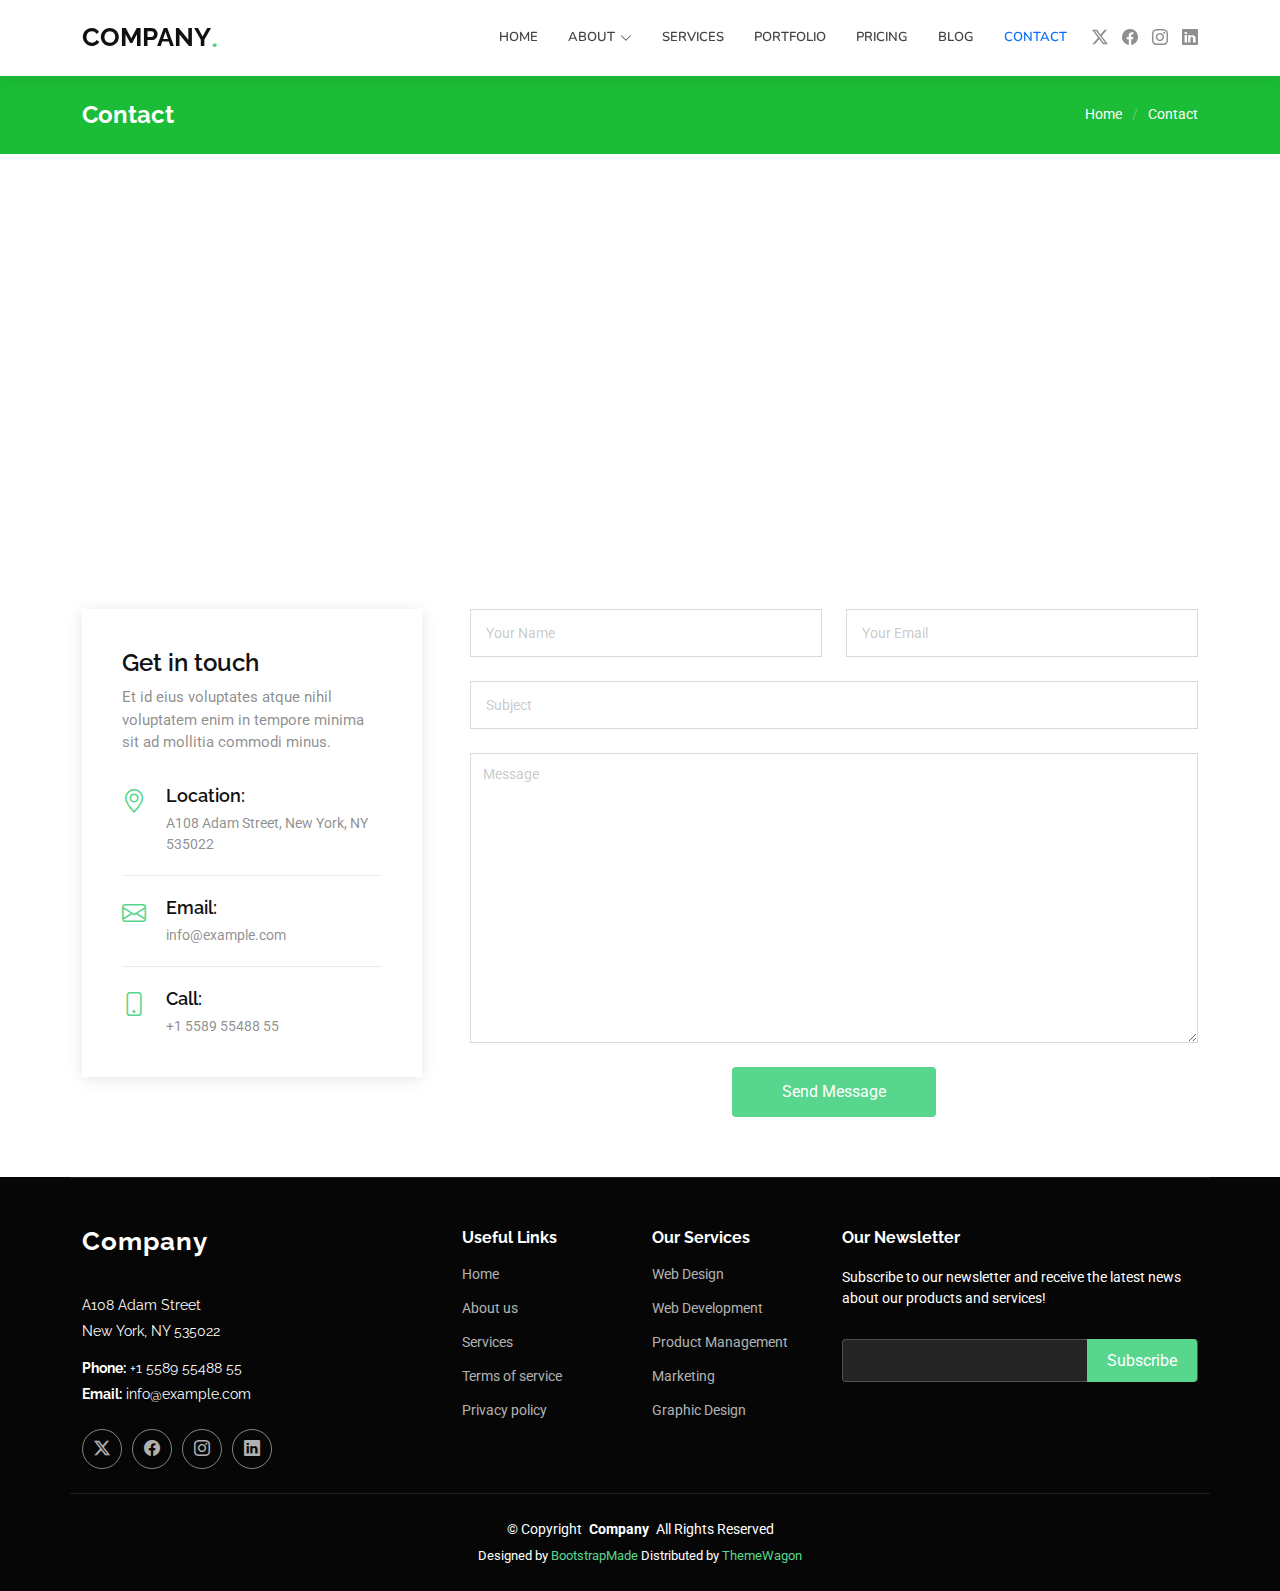
<file: contact.html>
<!DOCTYPE html>
<html lang="en">

<head>
  <meta charset="utf-8">
  <meta content="width=device-width, initial-scale=1.0" name="viewport">
  <title>Contact - Company Bootstrap Template</title>
  <meta name="description" content="">
  <meta name="keywords" content="">

  <!-- Favicons -->
  <link href="assets/img/favicon.png" rel="icon">
  <link href="assets/img/apple-touch-icon.png" rel="apple-touch-icon">

  <!-- Fonts -->
  <link href="https://fonts.googleapis.com" rel="preconnect">
  <link href="https://fonts.gstatic.com" rel="preconnect" crossorigin>
  <link href="https://fonts.googleapis.com/css2?family=Roboto:ital,wght@0,100;0,300;0,400;0,500;0,700;0,900;1,100;1,300;1,400;1,500;1,700;1,900&family=Raleway:ital,wght@0,100;0,200;0,300;0,400;0,500;0,600;0,700;0,800;0,900;1,100;1,200;1,300;1,400;1,500;1,600;1,700;1,800;1,900&family=Nunito:ital,wght@0,200;0,300;0,400;0,500;0,600;0,700;0,800;0,900;1,200;1,300;1,400;1,500;1,600;1,700;1,800;1,900&display=swap" rel="stylesheet">

  <!-- Vendor CSS Files -->
  <link href="assets/vendor/bootstrap/css/bootstrap.min.css" rel="stylesheet">
  <link href="assets/vendor/bootstrap-icons/bootstrap-icons.css" rel="stylesheet">
  <link href="assets/vendor/aos/aos.css" rel="stylesheet">
  <link href="assets/vendor/glightbox/css/glightbox.min.css" rel="stylesheet">
  <link href="assets/vendor/swiper/swiper-bundle.min.css" rel="stylesheet">

  <!-- Main CSS File -->
  <link href="assets/css/main.css" rel="stylesheet">

  <!-- =======================================================
  * Template Name: Company
  * Template URL: https://bootstrapmade.com/company-free-html-bootstrap-template/
  * Updated: Aug 07 2024 with Bootstrap v5.3.3
  * Author: BootstrapMade.com
  * License: https://bootstrapmade.com/license/
  ======================================================== -->
</head>

<body class="contact-page">

  <header id="header" class="header d-flex align-items-center sticky-top">
    <div class="container position-relative d-flex align-items-center">

      <a href="index.html" class="logo d-flex align-items-center me-auto">
        <!-- Uncomment the line below if you also wish to use an image logo -->
        <!-- <img src="assets/img/logo.png" alt=""> -->
        <h1 class="sitename">Company</h1><span>.</span>
      </a>

      <nav id="navmenu" class="navmenu">
        <ul>
          <li><a href="#hero">Home</a></li>
          <li class="dropdown"><a href="about.html"><span>About</span> <i class="bi bi-chevron-down toggle-dropdown"></i></a>
            <ul>
              <li><a href="team.html">Team</a></li>
              <li><a href="testimonials.html">Testimonials</a></li>
              <li class="dropdown"><a href="#"><span>Deep Dropdown</span> <i class="bi bi-chevron-down toggle-dropdown"></i></a>
                <ul>
                  <li><a href="#">Deep Dropdown 1</a></li>
                  <li><a href="#">Deep Dropdown 2</a></li>
                  <li><a href="#">Deep Dropdown 3</a></li>
                  <li><a href="#">Deep Dropdown 4</a></li>
                  <li><a href="#">Deep Dropdown 5</a></li>
                </ul>
              </li>
            </ul>
          </li>
          <li><a href="services.html">Services</a></li>
          <li><a href="portfolio.html">Portfolio</a></li>
          <li><a href="pricing.html">Pricing</a></li>
          <li><a href="blog.html">Blog</a></li>
          <li><a href="contact.html" class="active">Contact</a></li>
        </ul>
        <i class="mobile-nav-toggle d-xl-none bi bi-list"></i>
      </nav>

      <div class="header-social-links">
        <a href="#" class="twitter"><i class="bi bi-twitter-x"></i></a>
        <a href="#" class="facebook"><i class="bi bi-facebook"></i></a>
        <a href="#" class="instagram"><i class="bi bi-instagram"></i></a>
        <a href="#" class="linkedin"><i class="bi bi-linkedin"></i></a>
      </div>

    </div>
  </header>

  <main class="main">

    <!-- Page Title -->
    <div class="page-title accent-background">
      <div class="container d-lg-flex justify-content-between align-items-center">
        <h1 class="mb-2 mb-lg-0">Contact</h1>
        <nav class="breadcrumbs">
          <ol>
            <li><a href="index.html">Home</a></li>
            <li class="current">Contact</li>
          </ol>
        </nav>
      </div>
    </div><!-- End Page Title -->

    <!-- Contact Section -->
    <section id="contact" class="contact section">

      <div class="mb-5">
        <iframe style="width: 100%; height: 400px;" src="https://www.google.com/maps/embed?pb=!1m14!1m8!1m3!1d12097.433213460943!2d-74.0062269!3d40.7101282!3m2!1i1024!2i768!4f13.1!3m3!1m2!1s0x0%3A0xb89d1fe6bc499443!2sDowntown+Conference+Center!5e0!3m2!1smk!2sbg!4v1539943755621" frameborder="0" allowfullscreen=""></iframe>
      </div><!-- End Google Maps -->

      <div class="container" data-aos="fade">

        <div class="row gy-5 gx-lg-5">

          <div class="col-lg-4">

            <div class="info">
              <h3>Get in touch</h3>
              <p>Et id eius voluptates atque nihil voluptatem enim in tempore minima sit ad mollitia commodi minus.</p>

              <div class="info-item d-flex">
                <i class="bi bi-geo-alt flex-shrink-0"></i>
                <div>
                  <h4>Location:</h4>
                  <p>A108 Adam Street, New York, NY 535022</p>
                </div>
              </div><!-- End Info Item -->

              <div class="info-item d-flex">
                <i class="bi bi-envelope flex-shrink-0"></i>
                <div>
                  <h4>Email:</h4>
                  <p>info@example.com</p>
                </div>
              </div><!-- End Info Item -->

              <div class="info-item d-flex">
                <i class="bi bi-phone flex-shrink-0"></i>
                <div>
                  <h4>Call:</h4>
                  <p>+1 5589 55488 55</p>
                </div>
              </div><!-- End Info Item -->

            </div>

          </div>

          <div class="col-lg-8">
            <form action="forms/contact.php" method="post" role="form" class="php-email-form">
              <div class="row">
                <div class="col-md-6 form-group">
                  <input type="text" name="name" class="form-control" id="name" placeholder="Your Name" required="">
                </div>
                <div class="col-md-6 form-group mt-3 mt-md-0">
                  <input type="email" class="form-control" name="email" id="email" placeholder="Your Email" required="">
                </div>
              </div>
              <div class="form-group mt-3">
                <input type="text" class="form-control" name="subject" id="subject" placeholder="Subject" required="">
              </div>
              <div class="form-group mt-3">
                <textarea class="form-control" name="message" placeholder="Message" required=""></textarea>
              </div>
              <div class="my-3">
                <div class="loading">Loading</div>
                <div class="error-message"></div>
                <div class="sent-message">Your message has been sent. Thank you!</div>
              </div>
              <div class="text-center"><button type="submit">Send Message</button></div>
            </form>
          </div><!-- End Contact Form -->

        </div>

      </div>

    </section><!-- /Contact Section -->

  </main>

  <footer id="footer" class="footer dark-background">

    <div class="container footer-top">
      <div class="row gy-4">
        <div class="col-lg-4 col-md-6 footer-about">
          <a href="index.html" class="logo d-flex align-items-center">
            <span class="sitename">Company</span>
          </a>
          <div class="footer-contact pt-3">
            <p>A108 Adam Street</p>
            <p>New York, NY 535022</p>
            <p class="mt-3"><strong>Phone:</strong> <span>+1 5589 55488 55</span></p>
            <p><strong>Email:</strong> <span>info@example.com</span></p>
          </div>
          <div class="social-links d-flex mt-4">
            <a href=""><i class="bi bi-twitter-x"></i></a>
            <a href=""><i class="bi bi-facebook"></i></a>
            <a href=""><i class="bi bi-instagram"></i></a>
            <a href=""><i class="bi bi-linkedin"></i></a>
          </div>
        </div>

        <div class="col-lg-2 col-md-3 footer-links">
          <h4>Useful Links</h4>
          <ul>
            <li><a href="#">Home</a></li>
            <li><a href="#">About us</a></li>
            <li><a href="#">Services</a></li>
            <li><a href="#">Terms of service</a></li>
            <li><a href="#">Privacy policy</a></li>
          </ul>
        </div>

        <div class="col-lg-2 col-md-3 footer-links">
          <h4>Our Services</h4>
          <ul>
            <li><a href="#">Web Design</a></li>
            <li><a href="#">Web Development</a></li>
            <li><a href="#">Product Management</a></li>
            <li><a href="#">Marketing</a></li>
            <li><a href="#">Graphic Design</a></li>
          </ul>
        </div>

        <div class="col-lg-4 col-md-12 footer-newsletter">
          <h4>Our Newsletter</h4>
          <p>Subscribe to our newsletter and receive the latest news about our products and services!</p>
          <form action="forms/newsletter.php" method="post" class="php-email-form">
            <div class="newsletter-form"><input type="email" name="email"><input type="submit" value="Subscribe"></div>
            <div class="loading">Loading</div>
            <div class="error-message"></div>
            <div class="sent-message">Your subscription request has been sent. Thank you!</div>
          </form>
        </div>

      </div>
    </div>

    <div class="container copyright text-center mt-4">
      <p>© <span>Copyright</span> <strong class="px-1 sitename">Company</strong> <span>All Rights Reserved</span></p>
      <div class="credits">
        <!-- All the links in the footer should remain intact. -->
        <!-- You can delete the links only if you've purchased the pro version. -->
        <!-- Licensing information: https://bootstrapmade.com/license/ -->
        <!-- Purchase the pro version with working PHP/AJAX contact form: [buy-url] -->
        Designed by <a href="https://bootstrapmade.com/">BootstrapMade</a> Distributed by <a href=“https://themewagon.com>ThemeWagon
      </div>
    </div>

  </footer>

  <!-- Scroll Top -->
  <a href="#" id="scroll-top" class="scroll-top d-flex align-items-center justify-content-center"><i class="bi bi-arrow-up-short"></i></a>

  <!-- Preloader -->
  <div id="preloader"></div>

  <!-- Vendor JS Files -->
  <script src="assets/vendor/bootstrap/js/bootstrap.bundle.min.js"></script>
  <script src="assets/vendor/php-email-form/validate.js"></script>
  <script src="assets/vendor/aos/aos.js"></script>
  <script src="assets/vendor/glightbox/js/glightbox.min.js"></script>
  <script src="assets/vendor/imagesloaded/imagesloaded.pkgd.min.js"></script>
  <script src="assets/vendor/isotope-layout/isotope.pkgd.min.js"></script>
  <script src="assets/vendor/waypoints/noframework.waypoints.js"></script>
  <script src="assets/vendor/swiper/swiper-bundle.min.js"></script>

  <!-- Main JS File -->
  <script src="assets/js/main.js"></script>

</body>

</html>
</file>
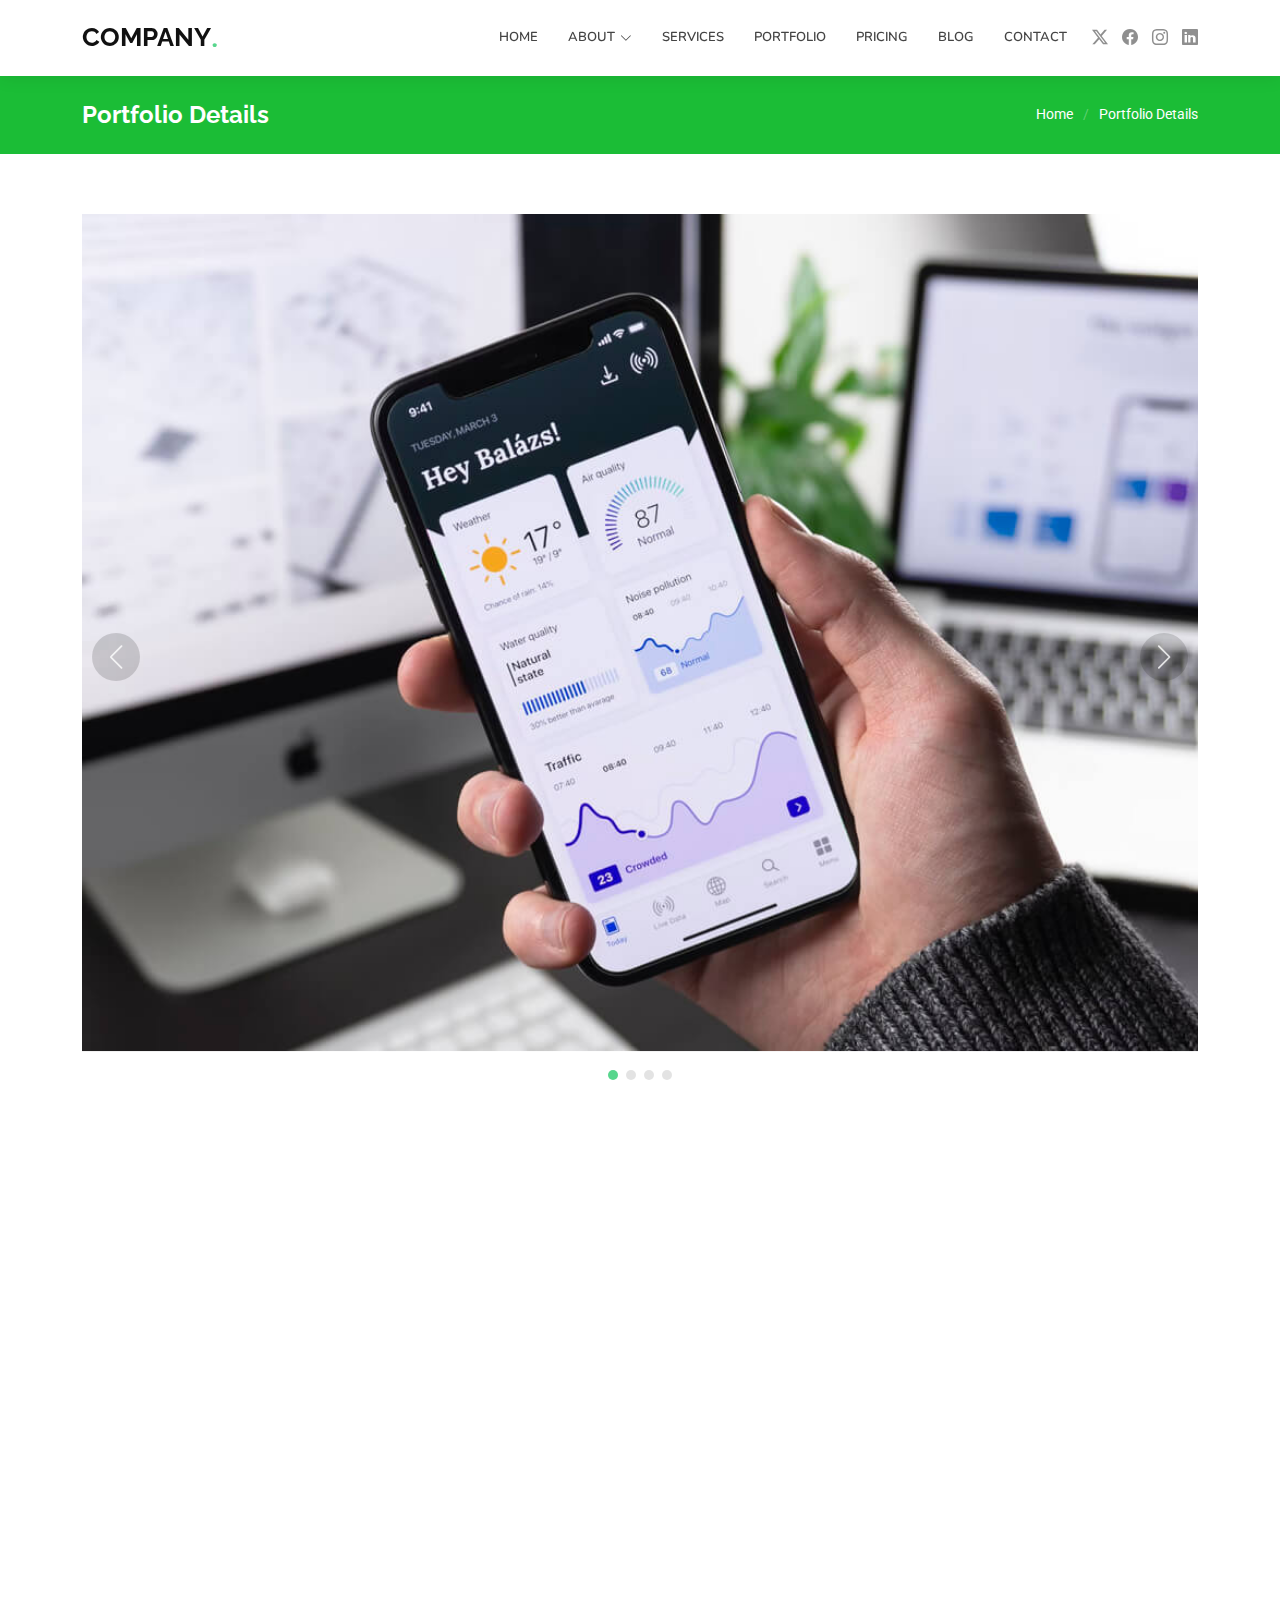
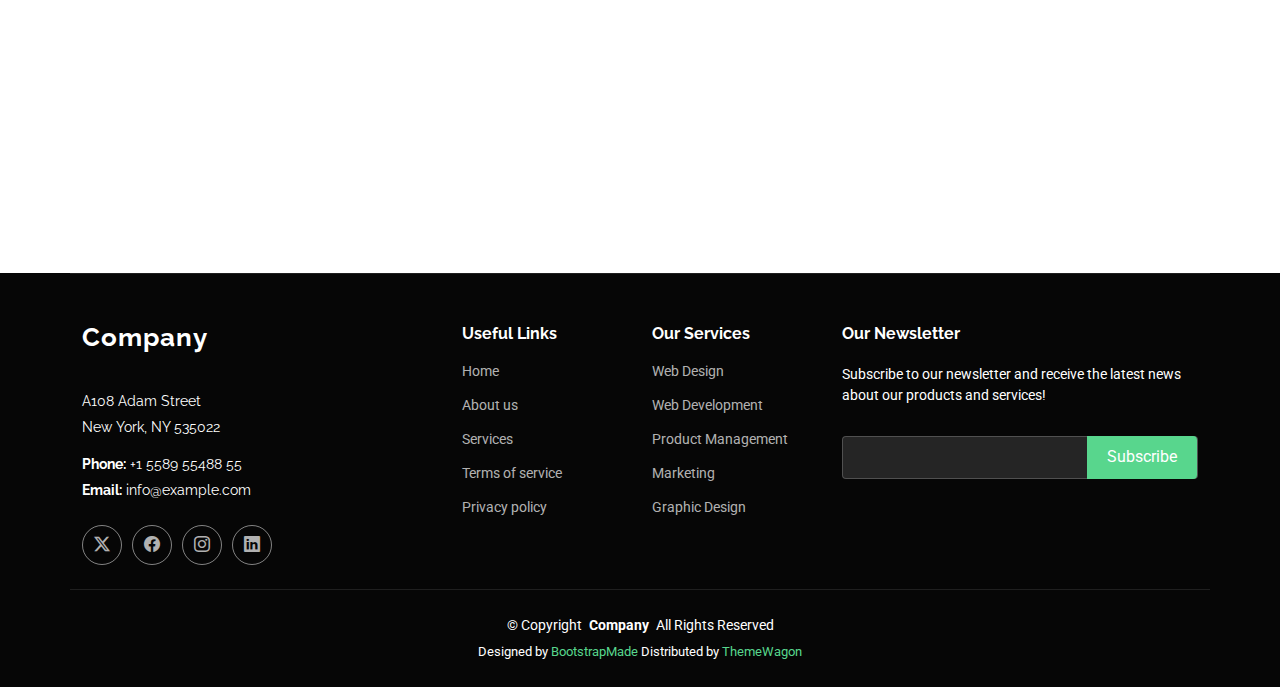
<file: portfolio-details.html>
<!DOCTYPE html>
<html lang="en">

<head>
  <meta charset="utf-8">
  <meta content="width=device-width, initial-scale=1.0" name="viewport">
  <title>Portfolio Details - Company Bootstrap Template</title>
  <meta name="description" content="">
  <meta name="keywords" content="">

  <!-- Favicons -->
  <link href="assets/img/favicon.png" rel="icon">
  <link href="assets/img/apple-touch-icon.png" rel="apple-touch-icon">

  <!-- Fonts -->
  <link href="https://fonts.googleapis.com" rel="preconnect">
  <link href="https://fonts.gstatic.com" rel="preconnect" crossorigin>
  <link href="https://fonts.googleapis.com/css2?family=Roboto:ital,wght@0,100;0,300;0,400;0,500;0,700;0,900;1,100;1,300;1,400;1,500;1,700;1,900&family=Raleway:ital,wght@0,100;0,200;0,300;0,400;0,500;0,600;0,700;0,800;0,900;1,100;1,200;1,300;1,400;1,500;1,600;1,700;1,800;1,900&family=Nunito:ital,wght@0,200;0,300;0,400;0,500;0,600;0,700;0,800;0,900;1,200;1,300;1,400;1,500;1,600;1,700;1,800;1,900&display=swap" rel="stylesheet">

  <!-- Vendor CSS Files -->
  <link href="assets/vendor/bootstrap/css/bootstrap.min.css" rel="stylesheet">
  <link href="assets/vendor/bootstrap-icons/bootstrap-icons.css" rel="stylesheet">
  <link href="assets/vendor/aos/aos.css" rel="stylesheet">
  <link href="assets/vendor/glightbox/css/glightbox.min.css" rel="stylesheet">
  <link href="assets/vendor/swiper/swiper-bundle.min.css" rel="stylesheet">

  <!-- Main CSS File -->
  <link href="assets/css/main.css" rel="stylesheet">

  <!-- =======================================================
  * Template Name: Company
  * Template URL: https://bootstrapmade.com/company-free-html-bootstrap-template/
  * Updated: Aug 07 2024 with Bootstrap v5.3.3
  * Author: BootstrapMade.com
  * License: https://bootstrapmade.com/license/
  ======================================================== -->
</head>

<body class="portfolio-details-page">

  <header id="header" class="header d-flex align-items-center sticky-top">
    <div class="container position-relative d-flex align-items-center">

      <a href="index.html" class="logo d-flex align-items-center me-auto">
        <!-- Uncomment the line below if you also wish to use an image logo -->
        <!-- <img src="assets/img/logo.png" alt=""> -->
        <h1 class="sitename">Company</h1><span>.</span>
      </a>

      <nav id="navmenu" class="navmenu">
        <ul>
          <li><a href="#hero">Home</a></li>
          <li class="dropdown"><a href="about.html"><span>About</span> <i class="bi bi-chevron-down toggle-dropdown"></i></a>
            <ul>
              <li><a href="team.html">Team</a></li>
              <li><a href="testimonials.html">Testimonials</a></li>
              <li class="dropdown"><a href="#"><span>Deep Dropdown</span> <i class="bi bi-chevron-down toggle-dropdown"></i></a>
                <ul>
                  <li><a href="#">Deep Dropdown 1</a></li>
                  <li><a href="#">Deep Dropdown 2</a></li>
                  <li><a href="#">Deep Dropdown 3</a></li>
                  <li><a href="#">Deep Dropdown 4</a></li>
                  <li><a href="#">Deep Dropdown 5</a></li>
                </ul>
              </li>
            </ul>
          </li>
          <li><a href="services.html">Services</a></li>
          <li><a href="portfolio.html">Portfolio</a></li>
          <li><a href="pricing.html">Pricing</a></li>
          <li><a href="blog.html">Blog</a></li>
          <li><a href="contact.html">Contact</a></li>
        </ul>
        <i class="mobile-nav-toggle d-xl-none bi bi-list"></i>
      </nav>

      <div class="header-social-links">
        <a href="#" class="twitter"><i class="bi bi-twitter-x"></i></a>
        <a href="#" class="facebook"><i class="bi bi-facebook"></i></a>
        <a href="#" class="instagram"><i class="bi bi-instagram"></i></a>
        <a href="#" class="linkedin"><i class="bi bi-linkedin"></i></a>
      </div>

    </div>
  </header>

  <main class="main">

    <!-- Page Title -->
    <div class="page-title accent-background">
      <div class="container d-lg-flex justify-content-between align-items-center">
        <h1 class="mb-2 mb-lg-0">Portfolio Details</h1>
        <nav class="breadcrumbs">
          <ol>
            <li><a href="index.html">Home</a></li>
            <li class="current">Portfolio Details</li>
          </ol>
        </nav>
      </div>
    </div><!-- End Page Title -->

    <!-- Portfolio Details Section -->
    <section id="portfolio-details" class="portfolio-details section">

      <div class="container" data-aos="fade-up">

        <div class="portfolio-details-slider swiper init-swiper">
          <script type="application/json" class="swiper-config">
            {
              "loop": true,
              "speed": 600,
              "autoplay": {
                "delay": 5000
              },
              "slidesPerView": "auto",
              "navigation": {
                "nextEl": ".swiper-button-next",
                "prevEl": ".swiper-button-prev"
              },
              "pagination": {
                "el": ".swiper-pagination",
                "type": "bullets",
                "clickable": true
              }
            }
          </script>
          <div class="swiper-wrapper align-items-center">

            <div class="swiper-slide">
              <img src="assets/img/portfolio/app-1.jpg" alt="">
            </div>

            <div class="swiper-slide">
              <img src="assets/img/portfolio/product-1.jpg" alt="">
            </div>

            <div class="swiper-slide">
              <img src="assets/img/portfolio/branding-1.jpg" alt="">
            </div>

            <div class="swiper-slide">
              <img src="assets/img/portfolio/books-1.jpg" alt="">
            </div>

          </div>
          <div class="swiper-button-prev"></div>
          <div class="swiper-button-next"></div>
          <div class="swiper-pagination"></div>
        </div>

        <div class="row justify-content-between gy-4 mt-4">

          <div class="col-lg-8" data-aos="fade-up">
            <div class="portfolio-description">
              <h2>This is an example of portfolio details</h2>
              <p>
                Autem ipsum nam porro corporis rerum. Quis eos dolorem eos itaque inventore commodi labore quia quia. Exercitationem repudiandae officiis neque suscipit non officia eaque itaque enim. Voluptatem officia accusantium nesciunt est omnis tempora consectetur dignissimos. Sequi nulla at esse enim cum deserunt eius.
              </p>
              <p>
                Amet consequatur qui dolore veniam voluptatem voluptatem sit. Non aspernatur atque natus ut cum nam et. Praesentium error dolores rerum minus sequi quia veritatis eum. Eos et doloribus doloremque nesciunt molestiae laboriosam.
              </p>

              <div class="testimonial-item">
                <p>
                  <i class="bi bi-quote quote-icon-left"></i>
                  <span>Export tempor illum tamen malis malis eram quae irure esse labore quem cillum quid cillum eram malis quorum velit fore eram velit sunt aliqua noster fugiat irure amet legam anim culpa.</span>
                  <i class="bi bi-quote quote-icon-right"></i>
                </p>
                <div>
                  <img src="assets/img/testimonials/testimonials-2.jpg" class="testimonial-img" alt="">
                  <h3>Sara Wilsson</h3>
                  <h4>Designer</h4>
                </div>
              </div>

              <p>
                Impedit ipsum quae et aliquid doloribus et voluptatem quasi. Perspiciatis occaecati earum et magnam animi. Quibusdam non qui ea vitae suscipit vitae sunt. Repudiandae incidunt cumque minus deserunt assumenda tempore. Delectus voluptas necessitatibus est.
              </p>

              <p>
                Sunt voluptatum sapiente facilis quo odio aut ipsum repellat debitis. Molestiae et autem libero. Explicabo et quod necessitatibus similique quis dolor eum. Numquam eaque praesentium rem et qui nesciunt.
              </p>

            </div>
          </div>

          <div class="col-lg-3" data-aos="fade-up" data-aos-delay="100">
            <div class="portfolio-info">
              <h3>Project information</h3>
              <ul>
                <li><strong>Category</strong> Web design</li>
                <li><strong>Client</strong> ASU Company</li>
                <li><strong>Project date</strong> 01 March, 2020</li>
                <li><strong>Project URL</strong> <a href="#">www.example.com</a></li>
                <li><a href="#" class="btn-visit align-self-start">Visit Website</a></li>
              </ul>
            </div>
          </div>

        </div>

      </div>

    </section><!-- /Portfolio Details Section -->

  </main>

  <footer id="footer" class="footer dark-background">

    <div class="container footer-top">
      <div class="row gy-4">
        <div class="col-lg-4 col-md-6 footer-about">
          <a href="index.html" class="logo d-flex align-items-center">
            <span class="sitename">Company</span>
          </a>
          <div class="footer-contact pt-3">
            <p>A108 Adam Street</p>
            <p>New York, NY 535022</p>
            <p class="mt-3"><strong>Phone:</strong> <span>+1 5589 55488 55</span></p>
            <p><strong>Email:</strong> <span>info@example.com</span></p>
          </div>
          <div class="social-links d-flex mt-4">
            <a href=""><i class="bi bi-twitter-x"></i></a>
            <a href=""><i class="bi bi-facebook"></i></a>
            <a href=""><i class="bi bi-instagram"></i></a>
            <a href=""><i class="bi bi-linkedin"></i></a>
          </div>
        </div>

        <div class="col-lg-2 col-md-3 footer-links">
          <h4>Useful Links</h4>
          <ul>
            <li><a href="#">Home</a></li>
            <li><a href="#">About us</a></li>
            <li><a href="#">Services</a></li>
            <li><a href="#">Terms of service</a></li>
            <li><a href="#">Privacy policy</a></li>
          </ul>
        </div>

        <div class="col-lg-2 col-md-3 footer-links">
          <h4>Our Services</h4>
          <ul>
            <li><a href="#">Web Design</a></li>
            <li><a href="#">Web Development</a></li>
            <li><a href="#">Product Management</a></li>
            <li><a href="#">Marketing</a></li>
            <li><a href="#">Graphic Design</a></li>
          </ul>
        </div>

        <div class="col-lg-4 col-md-12 footer-newsletter">
          <h4>Our Newsletter</h4>
          <p>Subscribe to our newsletter and receive the latest news about our products and services!</p>
          <form action="forms/newsletter.php" method="post" class="php-email-form">
            <div class="newsletter-form"><input type="email" name="email"><input type="submit" value="Subscribe"></div>
            <div class="loading">Loading</div>
            <div class="error-message"></div>
            <div class="sent-message">Your subscription request has been sent. Thank you!</div>
          </form>
        </div>

      </div>
    </div>

    <div class="container copyright text-center mt-4">
      <p>© <span>Copyright</span> <strong class="px-1 sitename">Company</strong> <span>All Rights Reserved</span></p>
      <div class="credits">
        <!-- All the links in the footer should remain intact. -->
        <!-- You can delete the links only if you've purchased the pro version. -->
        <!-- Licensing information: https://bootstrapmade.com/license/ -->
        <!-- Purchase the pro version with working PHP/AJAX contact form: [buy-url] -->
        Designed by <a href="https://bootstrapmade.com/">BootstrapMade</a> Distributed by <a href=“https://themewagon.com>ThemeWagon
      </div>
    </div>

  </footer>

  <!-- Scroll Top -->
  <a href="#" id="scroll-top" class="scroll-top d-flex align-items-center justify-content-center"><i class="bi bi-arrow-up-short"></i></a>

  <!-- Preloader -->
  <div id="preloader"></div>

  <!-- Vendor JS Files -->
  <script src="assets/vendor/bootstrap/js/bootstrap.bundle.min.js"></script>
  <script src="assets/vendor/php-email-form/validate.js"></script>
  <script src="assets/vendor/aos/aos.js"></script>
  <script src="assets/vendor/glightbox/js/glightbox.min.js"></script>
  <script src="assets/vendor/imagesloaded/imagesloaded.pkgd.min.js"></script>
  <script src="assets/vendor/isotope-layout/isotope.pkgd.min.js"></script>
  <script src="assets/vendor/waypoints/noframework.waypoints.js"></script>
  <script src="assets/vendor/swiper/swiper-bundle.min.js"></script>

  <!-- Main JS File -->
  <script src="assets/js/main.js"></script>

</body>

</html>
</file>
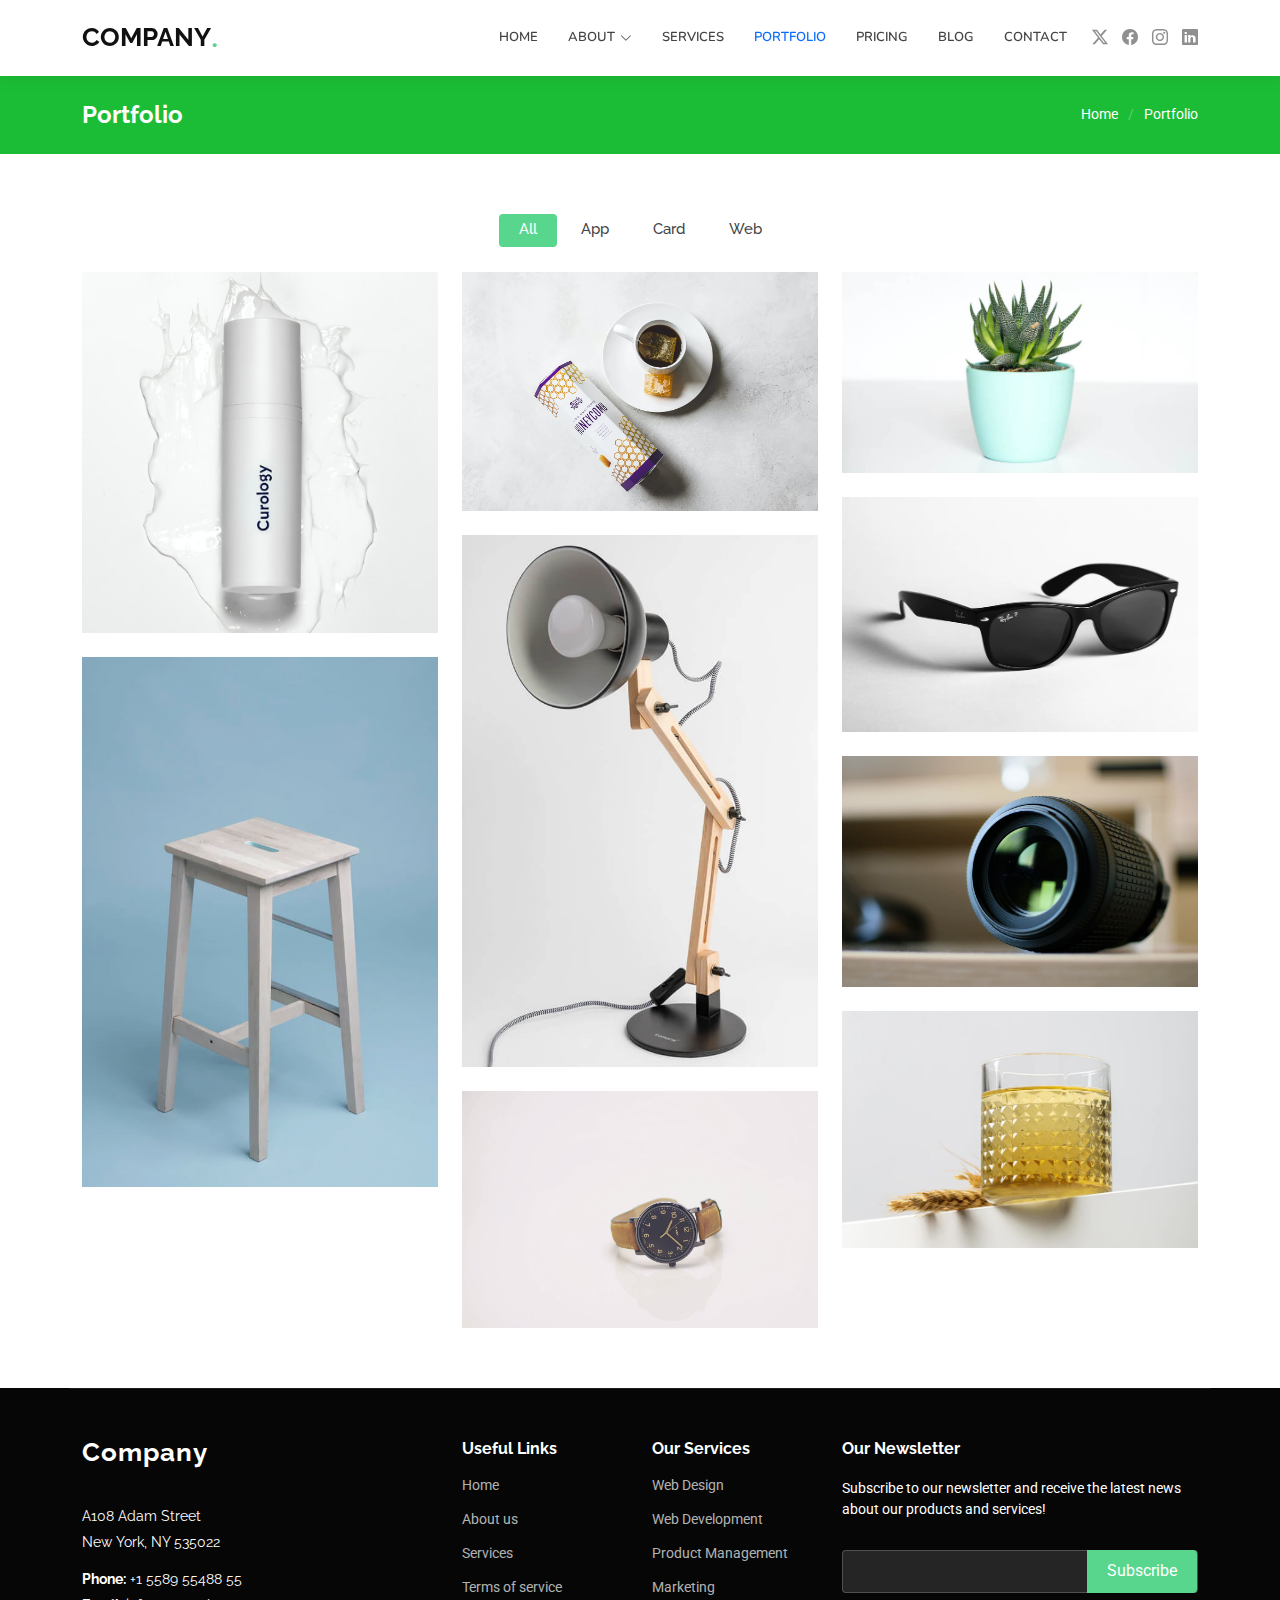
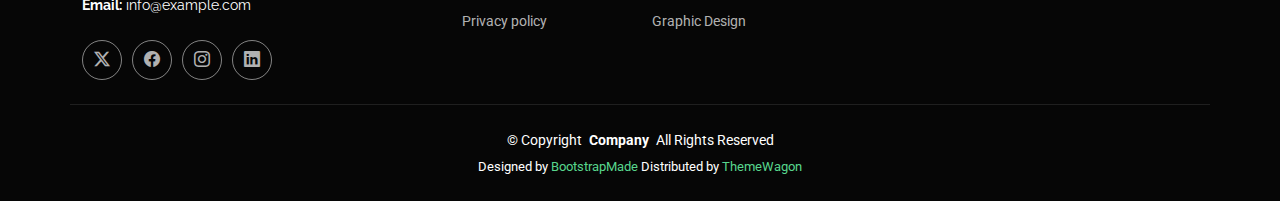
<file: portfolio.html>
<!DOCTYPE html>
<html lang="en">

<head>
  <meta charset="utf-8">
  <meta content="width=device-width, initial-scale=1.0" name="viewport">
  <title>Portfolio - Company Bootstrap Template</title>
  <meta name="description" content="">
  <meta name="keywords" content="">

  <!-- Favicons -->
  <link href="assets/img/favicon.png" rel="icon">
  <link href="assets/img/apple-touch-icon.png" rel="apple-touch-icon">

  <!-- Fonts -->
  <link href="https://fonts.googleapis.com" rel="preconnect">
  <link href="https://fonts.gstatic.com" rel="preconnect" crossorigin>
  <link href="https://fonts.googleapis.com/css2?family=Roboto:ital,wght@0,100;0,300;0,400;0,500;0,700;0,900;1,100;1,300;1,400;1,500;1,700;1,900&family=Raleway:ital,wght@0,100;0,200;0,300;0,400;0,500;0,600;0,700;0,800;0,900;1,100;1,200;1,300;1,400;1,500;1,600;1,700;1,800;1,900&family=Nunito:ital,wght@0,200;0,300;0,400;0,500;0,600;0,700;0,800;0,900;1,200;1,300;1,400;1,500;1,600;1,700;1,800;1,900&display=swap" rel="stylesheet">

  <!-- Vendor CSS Files -->
  <link href="assets/vendor/bootstrap/css/bootstrap.min.css" rel="stylesheet">
  <link href="assets/vendor/bootstrap-icons/bootstrap-icons.css" rel="stylesheet">
  <link href="assets/vendor/aos/aos.css" rel="stylesheet">
  <link href="assets/vendor/glightbox/css/glightbox.min.css" rel="stylesheet">
  <link href="assets/vendor/swiper/swiper-bundle.min.css" rel="stylesheet">

  <!-- Main CSS File -->
  <link href="assets/css/main.css" rel="stylesheet">

  <!-- =======================================================
  * Template Name: Company
  * Template URL: https://bootstrapmade.com/company-free-html-bootstrap-template/
  * Updated: Aug 07 2024 with Bootstrap v5.3.3
  * Author: BootstrapMade.com
  * License: https://bootstrapmade.com/license/
  ======================================================== -->
</head>

<body class="portfolio-page">

  <header id="header" class="header d-flex align-items-center sticky-top">
    <div class="container position-relative d-flex align-items-center">

      <a href="index.html" class="logo d-flex align-items-center me-auto">
        <!-- Uncomment the line below if you also wish to use an image logo -->
        <!-- <img src="assets/img/logo.png" alt=""> -->
        <h1 class="sitename">Company</h1><span>.</span>
      </a>

      <nav id="navmenu" class="navmenu">
        <ul>
          <li><a href="#hero">Home</a></li>
          <li class="dropdown"><a href="about.html"><span>About</span> <i class="bi bi-chevron-down toggle-dropdown"></i></a>
            <ul>
              <li><a href="team.html">Team</a></li>
              <li><a href="testimonials.html">Testimonials</a></li>
              <li class="dropdown"><a href="#"><span>Deep Dropdown</span> <i class="bi bi-chevron-down toggle-dropdown"></i></a>
                <ul>
                  <li><a href="#">Deep Dropdown 1</a></li>
                  <li><a href="#">Deep Dropdown 2</a></li>
                  <li><a href="#">Deep Dropdown 3</a></li>
                  <li><a href="#">Deep Dropdown 4</a></li>
                  <li><a href="#">Deep Dropdown 5</a></li>
                </ul>
              </li>
            </ul>
          </li>
          <li><a href="services.html">Services</a></li>
          <li><a href="portfolio.html" class="active">Portfolio</a></li>
          <li><a href="pricing.html">Pricing</a></li>
          <li><a href="blog.html">Blog</a></li>
          <li><a href="contact.html">Contact</a></li>
        </ul>
        <i class="mobile-nav-toggle d-xl-none bi bi-list"></i>
      </nav>

      <div class="header-social-links">
        <a href="#" class="twitter"><i class="bi bi-twitter-x"></i></a>
        <a href="#" class="facebook"><i class="bi bi-facebook"></i></a>
        <a href="#" class="instagram"><i class="bi bi-instagram"></i></a>
        <a href="#" class="linkedin"><i class="bi bi-linkedin"></i></a>
      </div>

    </div>
  </header>

  <main class="main">

    <!-- Page Title -->
    <div class="page-title accent-background">
      <div class="container d-lg-flex justify-content-between align-items-center">
        <h1 class="mb-2 mb-lg-0">Portfolio</h1>
        <nav class="breadcrumbs">
          <ol>
            <li><a href="index.html">Home</a></li>
            <li class="current">Portfolio</li>
          </ol>
        </nav>
      </div>
    </div><!-- End Page Title -->

    <!-- Portfolio Section -->
    <section id="portfolio" class="portfolio section">

      <div class="container">

        <div class="isotope-layout" data-default-filter="*" data-layout="masonry" data-sort="original-order">

          <ul class="portfolio-filters isotope-filters" data-aos="fade-up" data-aos-delay="100">
            <li data-filter="*" class="filter-active">All</li>
            <li data-filter=".filter-app">App</li>
            <li data-filter=".filter-product">Card</li>
            <li data-filter=".filter-branding">Web</li>
          </ul><!-- End Portfolio Filters -->

          <div class="row gy-4 isotope-container" data-aos="fade-up" data-aos-delay="200">

            <div class="col-lg-4 col-md-6 portfolio-item isotope-item filter-app">
              <img src="assets/img/masonry-portfolio/masonry-portfolio-1.jpg" class="img-fluid" alt="">
              <div class="portfolio-info">
                <h4>App 1</h4>
                <p>Lorem ipsum, dolor sit</p>
                <a href="assets/img/masonry-portfolio/masonry-portfolio-1.jpg" title="App 1" data-gallery="portfolio-gallery-app" class="glightbox preview-link"><i class="bi bi-zoom-in"></i></a>
                <a href="portfolio-details.html" title="More Details" class="details-link"><i class="bi bi-link-45deg"></i></a>
              </div>
            </div><!-- End Portfolio Item -->

            <div class="col-lg-4 col-md-6 portfolio-item isotope-item filter-product">
              <img src="assets/img/masonry-portfolio/masonry-portfolio-2.jpg" class="img-fluid" alt="">
              <div class="portfolio-info">
                <h4>Product 1</h4>
                <p>Lorem ipsum, dolor sit</p>
                <a href="assets/img/masonry-portfolio/masonry-portfolio-2.jpg" title="Product 1" data-gallery="portfolio-gallery-product" class="glightbox preview-link"><i class="bi bi-zoom-in"></i></a>
                <a href="portfolio-details.html" title="More Details" class="details-link"><i class="bi bi-link-45deg"></i></a>
              </div>
            </div><!-- End Portfolio Item -->

            <div class="col-lg-4 col-md-6 portfolio-item isotope-item filter-branding">
              <img src="assets/img/masonry-portfolio/masonry-portfolio-3.jpg" class="img-fluid" alt="">
              <div class="portfolio-info">
                <h4>Branding 1</h4>
                <p>Lorem ipsum, dolor sit</p>
                <a href="assets/img/masonry-portfolio/masonry-portfolio-3.jpg" title="Branding 1" data-gallery="portfolio-gallery-branding" class="glightbox preview-link"><i class="bi bi-zoom-in"></i></a>
                <a href="portfolio-details.html" title="More Details" class="details-link"><i class="bi bi-link-45deg"></i></a>
              </div>
            </div><!-- End Portfolio Item -->

            <div class="col-lg-4 col-md-6 portfolio-item isotope-item filter-app">
              <img src="assets/img/masonry-portfolio/masonry-portfolio-4.jpg" class="img-fluid" alt="">
              <div class="portfolio-info">
                <h4>App 2</h4>
                <p>Lorem ipsum, dolor sit</p>
                <a href="assets/img/masonry-portfolio/masonry-portfolio-4.jpg" title="App 2" data-gallery="portfolio-gallery-app" class="glightbox preview-link"><i class="bi bi-zoom-in"></i></a>
                <a href="portfolio-details.html" title="More Details" class="details-link"><i class="bi bi-link-45deg"></i></a>
              </div>
            </div><!-- End Portfolio Item -->

            <div class="col-lg-4 col-md-6 portfolio-item isotope-item filter-product">
              <img src="assets/img/masonry-portfolio/masonry-portfolio-5.jpg" class="img-fluid" alt="">
              <div class="portfolio-info">
                <h4>Product 2</h4>
                <p>Lorem ipsum, dolor sit</p>
                <a href="assets/img/masonry-portfolio/masonry-portfolio-5.jpg" title="Product 2" data-gallery="portfolio-gallery-product" class="glightbox preview-link"><i class="bi bi-zoom-in"></i></a>
                <a href="portfolio-details.html" title="More Details" class="details-link"><i class="bi bi-link-45deg"></i></a>
              </div>
            </div><!-- End Portfolio Item -->

            <div class="col-lg-4 col-md-6 portfolio-item isotope-item filter-branding">
              <img src="assets/img/masonry-portfolio/masonry-portfolio-6.jpg" class="img-fluid" alt="">
              <div class="portfolio-info">
                <h4>Branding 2</h4>
                <p>Lorem ipsum, dolor sit</p>
                <a href="assets/img/masonry-portfolio/masonry-portfolio-6.jpg" title="Branding 2" data-gallery="portfolio-gallery-branding" class="glightbox preview-link"><i class="bi bi-zoom-in"></i></a>
                <a href="portfolio-details.html" title="More Details" class="details-link"><i class="bi bi-link-45deg"></i></a>
              </div>
            </div><!-- End Portfolio Item -->

            <div class="col-lg-4 col-md-6 portfolio-item isotope-item filter-app">
              <img src="assets/img/masonry-portfolio/masonry-portfolio-7.jpg" class="img-fluid" alt="">
              <div class="portfolio-info">
                <h4>App 3</h4>
                <p>Lorem ipsum, dolor sit</p>
                <a href="assets/img/masonry-portfolio/masonry-portfolio-7.jpg" title="App 3" data-gallery="portfolio-gallery-app" class="glightbox preview-link"><i class="bi bi-zoom-in"></i></a>
                <a href="portfolio-details.html" title="More Details" class="details-link"><i class="bi bi-link-45deg"></i></a>
              </div>
            </div><!-- End Portfolio Item -->

            <div class="col-lg-4 col-md-6 portfolio-item isotope-item filter-product">
              <img src="assets/img/masonry-portfolio/masonry-portfolio-8.jpg" class="img-fluid" alt="">
              <div class="portfolio-info">
                <h4>Product 3</h4>
                <p>Lorem ipsum, dolor sit</p>
                <a href="assets/img/masonry-portfolio/masonry-portfolio-8.jpg" title="Product 3" data-gallery="portfolio-gallery-product" class="glightbox preview-link"><i class="bi bi-zoom-in"></i></a>
                <a href="portfolio-details.html" title="More Details" class="details-link"><i class="bi bi-link-45deg"></i></a>
              </div>
            </div><!-- End Portfolio Item -->

            <div class="col-lg-4 col-md-6 portfolio-item isotope-item filter-branding">
              <img src="assets/img/masonry-portfolio/masonry-portfolio-9.jpg" class="img-fluid" alt="">
              <div class="portfolio-info">
                <h4>Branding 3</h4>
                <p>Lorem ipsum, dolor sit</p>
                <a href="assets/img/masonry-portfolio/masonry-portfolio-9.jpg" title="Branding 2" data-gallery="portfolio-gallery-branding" class="glightbox preview-link"><i class="bi bi-zoom-in"></i></a>
                <a href="portfolio-details.html" title="More Details" class="details-link"><i class="bi bi-link-45deg"></i></a>
              </div>
            </div><!-- End Portfolio Item -->

          </div><!-- End Portfolio Container -->

        </div>

      </div>

    </section><!-- /Portfolio Section -->

  </main>

  <footer id="footer" class="footer dark-background">

    <div class="container footer-top">
      <div class="row gy-4">
        <div class="col-lg-4 col-md-6 footer-about">
          <a href="index.html" class="logo d-flex align-items-center">
            <span class="sitename">Company</span>
          </a>
          <div class="footer-contact pt-3">
            <p>A108 Adam Street</p>
            <p>New York, NY 535022</p>
            <p class="mt-3"><strong>Phone:</strong> <span>+1 5589 55488 55</span></p>
            <p><strong>Email:</strong> <span>info@example.com</span></p>
          </div>
          <div class="social-links d-flex mt-4">
            <a href=""><i class="bi bi-twitter-x"></i></a>
            <a href=""><i class="bi bi-facebook"></i></a>
            <a href=""><i class="bi bi-instagram"></i></a>
            <a href=""><i class="bi bi-linkedin"></i></a>
          </div>
        </div>

        <div class="col-lg-2 col-md-3 footer-links">
          <h4>Useful Links</h4>
          <ul>
            <li><a href="#">Home</a></li>
            <li><a href="#">About us</a></li>
            <li><a href="#">Services</a></li>
            <li><a href="#">Terms of service</a></li>
            <li><a href="#">Privacy policy</a></li>
          </ul>
        </div>

        <div class="col-lg-2 col-md-3 footer-links">
          <h4>Our Services</h4>
          <ul>
            <li><a href="#">Web Design</a></li>
            <li><a href="#">Web Development</a></li>
            <li><a href="#">Product Management</a></li>
            <li><a href="#">Marketing</a></li>
            <li><a href="#">Graphic Design</a></li>
          </ul>
        </div>

        <div class="col-lg-4 col-md-12 footer-newsletter">
          <h4>Our Newsletter</h4>
          <p>Subscribe to our newsletter and receive the latest news about our products and services!</p>
          <form action="forms/newsletter.php" method="post" class="php-email-form">
            <div class="newsletter-form"><input type="email" name="email"><input type="submit" value="Subscribe"></div>
            <div class="loading">Loading</div>
            <div class="error-message"></div>
            <div class="sent-message">Your subscription request has been sent. Thank you!</div>
          </form>
        </div>

      </div>
    </div>

    <div class="container copyright text-center mt-4">
      <p>© <span>Copyright</span> <strong class="px-1 sitename">Company</strong> <span>All Rights Reserved</span></p>
      <div class="credits">
        <!-- All the links in the footer should remain intact. -->
        <!-- You can delete the links only if you've purchased the pro version. -->
        <!-- Licensing information: https://bootstrapmade.com/license/ -->
        <!-- Purchase the pro version with working PHP/AJAX contact form: [buy-url] -->
        Designed by <a href="https://bootstrapmade.com/">BootstrapMade</a> Distributed by <a href=“https://themewagon.com>ThemeWagon
      </div>
    </div>

  </footer>

  <!-- Scroll Top -->
  <a href="#" id="scroll-top" class="scroll-top d-flex align-items-center justify-content-center"><i class="bi bi-arrow-up-short"></i></a>

  <!-- Preloader -->
  <div id="preloader"></div>

  <!-- Vendor JS Files -->
  <script src="assets/vendor/bootstrap/js/bootstrap.bundle.min.js"></script>
  <script src="assets/vendor/php-email-form/validate.js"></script>
  <script src="assets/vendor/aos/aos.js"></script>
  <script src="assets/vendor/glightbox/js/glightbox.min.js"></script>
  <script src="assets/vendor/imagesloaded/imagesloaded.pkgd.min.js"></script>
  <script src="assets/vendor/isotope-layout/isotope.pkgd.min.js"></script>
  <script src="assets/vendor/waypoints/noframework.waypoints.js"></script>
  <script src="assets/vendor/swiper/swiper-bundle.min.js"></script>

  <!-- Main JS File -->
  <script src="assets/js/main.js"></script>

</body>

</html>
</file>
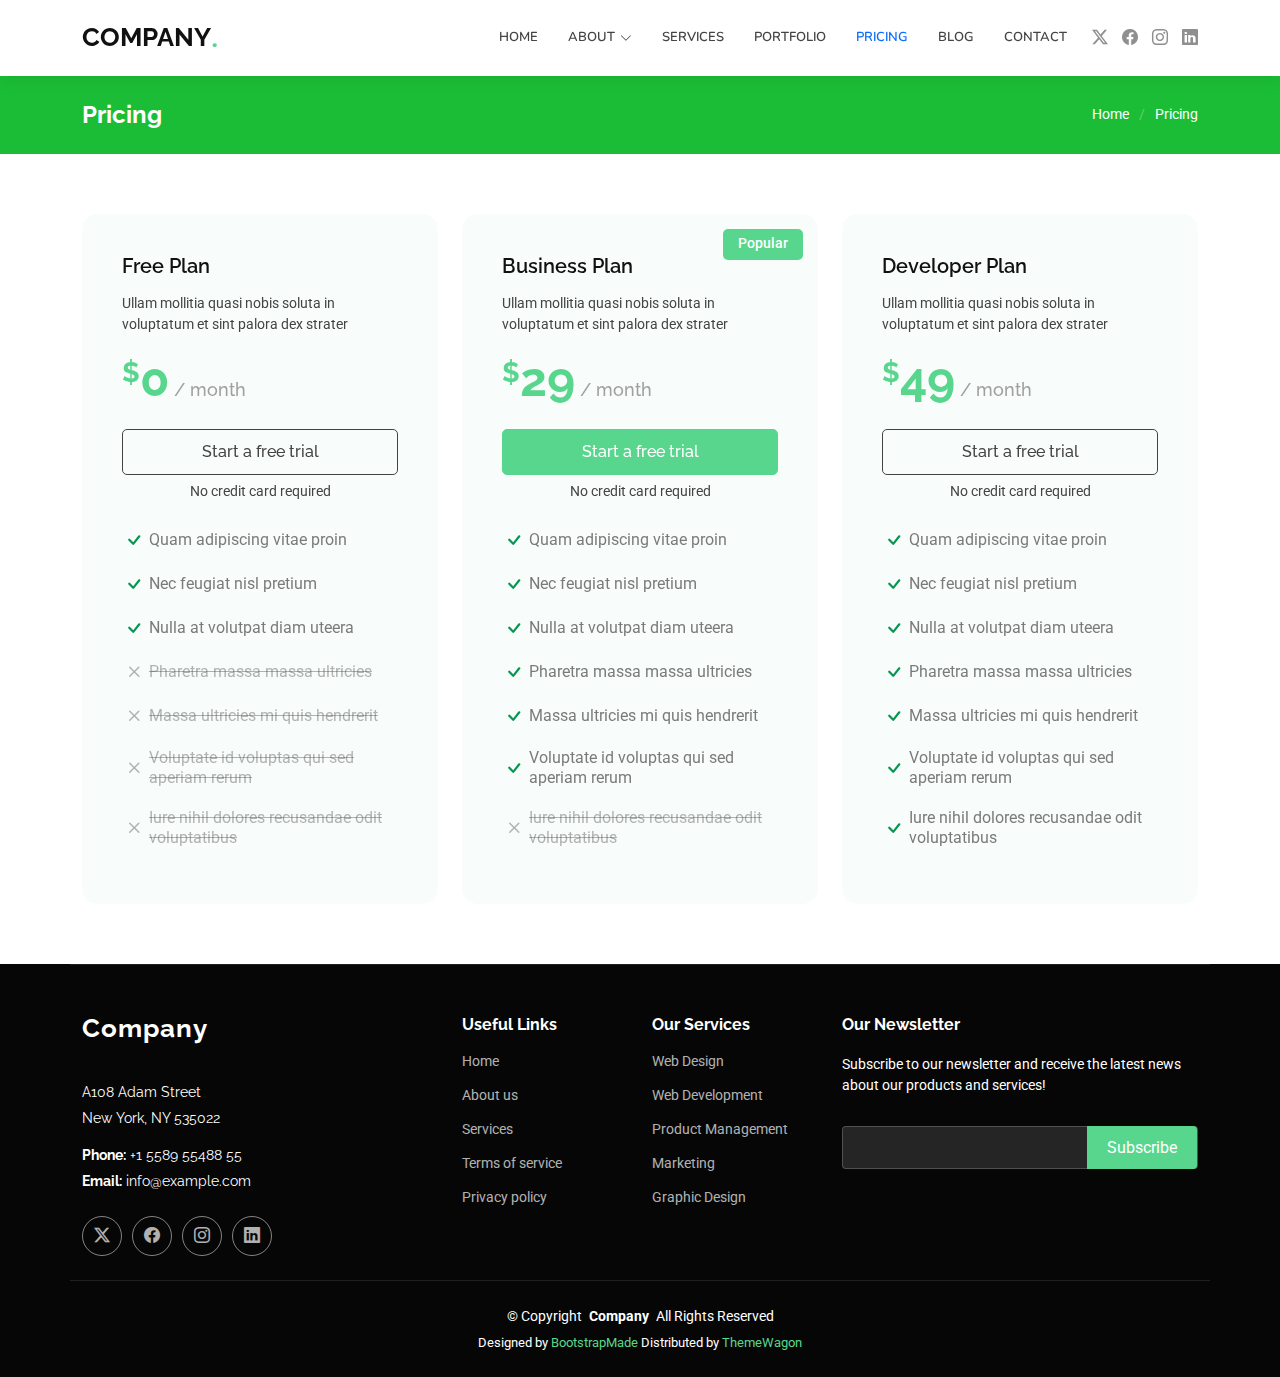
<file: pricing.html>
<!DOCTYPE html>
<html lang="en">

<head>
  <meta charset="utf-8">
  <meta content="width=device-width, initial-scale=1.0" name="viewport">
  <title>Pricing - Company Bootstrap Template</title>
  <meta name="description" content="">
  <meta name="keywords" content="">

  <!-- Favicons -->
  <link href="assets/img/favicon.png" rel="icon">
  <link href="assets/img/apple-touch-icon.png" rel="apple-touch-icon">

  <!-- Fonts -->
  <link href="https://fonts.googleapis.com" rel="preconnect">
  <link href="https://fonts.gstatic.com" rel="preconnect" crossorigin>
  <link href="https://fonts.googleapis.com/css2?family=Roboto:ital,wght@0,100;0,300;0,400;0,500;0,700;0,900;1,100;1,300;1,400;1,500;1,700;1,900&family=Raleway:ital,wght@0,100;0,200;0,300;0,400;0,500;0,600;0,700;0,800;0,900;1,100;1,200;1,300;1,400;1,500;1,600;1,700;1,800;1,900&family=Nunito:ital,wght@0,200;0,300;0,400;0,500;0,600;0,700;0,800;0,900;1,200;1,300;1,400;1,500;1,600;1,700;1,800;1,900&display=swap" rel="stylesheet">

  <!-- Vendor CSS Files -->
  <link href="assets/vendor/bootstrap/css/bootstrap.min.css" rel="stylesheet">
  <link href="assets/vendor/bootstrap-icons/bootstrap-icons.css" rel="stylesheet">
  <link href="assets/vendor/aos/aos.css" rel="stylesheet">
  <link href="assets/vendor/glightbox/css/glightbox.min.css" rel="stylesheet">
  <link href="assets/vendor/swiper/swiper-bundle.min.css" rel="stylesheet">

  <!-- Main CSS File -->
  <link href="assets/css/main.css" rel="stylesheet">

  <!-- =======================================================
  * Template Name: Company
  * Template URL: https://bootstrapmade.com/company-free-html-bootstrap-template/
  * Updated: Aug 07 2024 with Bootstrap v5.3.3
  * Author: BootstrapMade.com
  * License: https://bootstrapmade.com/license/
  ======================================================== -->
</head>

<body class="pricing-page">

  <header id="header" class="header d-flex align-items-center sticky-top">
    <div class="container position-relative d-flex align-items-center">

      <a href="index.html" class="logo d-flex align-items-center me-auto">
        <!-- Uncomment the line below if you also wish to use an image logo -->
        <!-- <img src="assets/img/logo.png" alt=""> -->
        <h1 class="sitename">Company</h1><span>.</span>
      </a>

      <nav id="navmenu" class="navmenu">
        <ul>
          <li><a href="#hero">Home</a></li>
          <li class="dropdown"><a href="about.html"><span>About</span> <i class="bi bi-chevron-down toggle-dropdown"></i></a>
            <ul>
              <li><a href="team.html">Team</a></li>
              <li><a href="testimonials.html">Testimonials</a></li>
              <li class="dropdown"><a href="#"><span>Deep Dropdown</span> <i class="bi bi-chevron-down toggle-dropdown"></i></a>
                <ul>
                  <li><a href="#">Deep Dropdown 1</a></li>
                  <li><a href="#">Deep Dropdown 2</a></li>
                  <li><a href="#">Deep Dropdown 3</a></li>
                  <li><a href="#">Deep Dropdown 4</a></li>
                  <li><a href="#">Deep Dropdown 5</a></li>
                </ul>
              </li>
            </ul>
          </li>
          <li><a href="services.html">Services</a></li>
          <li><a href="portfolio.html">Portfolio</a></li>
          <li><a href="pricing.html" class="active">Pricing</a></li>
          <li><a href="blog.html">Blog</a></li>
          <li><a href="contact.html">Contact</a></li>
        </ul>
        <i class="mobile-nav-toggle d-xl-none bi bi-list"></i>
      </nav>

      <div class="header-social-links">
        <a href="#" class="twitter"><i class="bi bi-twitter-x"></i></a>
        <a href="#" class="facebook"><i class="bi bi-facebook"></i></a>
        <a href="#" class="instagram"><i class="bi bi-instagram"></i></a>
        <a href="#" class="linkedin"><i class="bi bi-linkedin"></i></a>
      </div>

    </div>
  </header>

  <main class="main">

    <!-- Page Title -->
    <div class="page-title accent-background">
      <div class="container d-lg-flex justify-content-between align-items-center">
        <h1 class="mb-2 mb-lg-0">Pricing</h1>
        <nav class="breadcrumbs">
          <ol>
            <li><a href="index.html">Home</a></li>
            <li class="current">Pricing</li>
          </ol>
        </nav>
      </div>
    </div><!-- End Page Title -->

    <!-- Pricing Section -->
    <section id="pricing" class="pricing section">

      <div class="container">

        <div class="row gy-4">

          <div class="col-lg-4" data-aos="zoom-in" data-aos-delay="100">
            <div class="pricing-item">
              <h3>Free Plan</h3>
              <p class="description">Ullam mollitia quasi nobis soluta in voluptatum et sint palora dex strater</p>
              <h4><sup>$</sup>0<span> / month</span></h4>
              <a href="#" class="cta-btn">Start a free trial</a>
              <p class="text-center small">No credit card required</p>
              <ul>
                <li><i class="bi bi-check"></i> <span>Quam adipiscing vitae proin</span></li>
                <li><i class="bi bi-check"></i> <span>Nec feugiat nisl pretium</span></li>
                <li><i class="bi bi-check"></i> <span>Nulla at volutpat diam uteera</span></li>
                <li class="na"><i class="bi bi-x"></i> <span>Pharetra massa massa ultricies</span></li>
                <li class="na"><i class="bi bi-x"></i> <span>Massa ultricies mi quis hendrerit</span></li>
                <li class="na"><i class="bi bi-x"></i> <span>Voluptate id voluptas qui sed aperiam rerum</span></li>
                <li class="na"><i class="bi bi-x"></i> <span>Iure nihil dolores recusandae odit voluptatibus</span></li>
              </ul>
            </div>
          </div><!-- End Pricing Item -->

          <div class="col-lg-4" data-aos="zoom-in" data-aos-delay="200">
            <div class="pricing-item featured">
              <p class="popular">Popular</p>
              <h3>Business Plan</h3>
              <p class="description">Ullam mollitia quasi nobis soluta in voluptatum et sint palora dex strater</p>
              <h4><sup>$</sup>29<span> / month</span></h4>
              <a href="#" class="cta-btn">Start a free trial</a>
              <p class="text-center small">No credit card required</p>
              <ul>
                <li><i class="bi bi-check"></i> <span>Quam adipiscing vitae proin</span></li>
                <li><i class="bi bi-check"></i> <span>Nec feugiat nisl pretium</span></li>
                <li><i class="bi bi-check"></i> <span>Nulla at volutpat diam uteera</span></li>
                <li><i class="bi bi-check"></i> <span>Pharetra massa massa ultricies</span></li>
                <li><i class="bi bi-check"></i> <span>Massa ultricies mi quis hendrerit</span></li>
                <li><i class="bi bi-check"></i> <span>Voluptate id voluptas qui sed aperiam rerum</span></li>
                <li class="na"><i class="bi bi-x"></i> <span>Iure nihil dolores recusandae odit voluptatibus</span></li>
              </ul>
            </div>
          </div><!-- End Pricing Item -->

          <div class="col-lg-4" data-aos="zoom-in" data-aos-delay="300">
            <div class="pricing-item">
              <h3>Developer Plan</h3>
              <p class="description">Ullam mollitia quasi nobis soluta in voluptatum et sint palora dex strater</p>
              <h4><sup>$</sup>49<span> / month</span></h4>
              <a href="#" class="cta-btn">Start a free trial</a>
              <p class="text-center small">No credit card required</p>
              <ul>
                <li><i class="bi bi-check"></i> <span>Quam adipiscing vitae proin</span></li>
                <li><i class="bi bi-check"></i> <span>Nec feugiat nisl pretium</span></li>
                <li><i class="bi bi-check"></i> <span>Nulla at volutpat diam uteera</span></li>
                <li><i class="bi bi-check"></i> <span>Pharetra massa massa ultricies</span></li>
                <li><i class="bi bi-check"></i> <span>Massa ultricies mi quis hendrerit</span></li>
                <li><i class="bi bi-check"></i> <span>Voluptate id voluptas qui sed aperiam rerum</span></li>
                <li><i class="bi bi-check"></i> <span>Iure nihil dolores recusandae odit voluptatibus</span></li>
              </ul>
            </div>
          </div><!-- End Pricing Item -->

        </div>

      </div>

    </section><!-- /Pricing Section -->

  </main>

  <footer id="footer" class="footer dark-background">

    <div class="container footer-top">
      <div class="row gy-4">
        <div class="col-lg-4 col-md-6 footer-about">
          <a href="index.html" class="logo d-flex align-items-center">
            <span class="sitename">Company</span>
          </a>
          <div class="footer-contact pt-3">
            <p>A108 Adam Street</p>
            <p>New York, NY 535022</p>
            <p class="mt-3"><strong>Phone:</strong> <span>+1 5589 55488 55</span></p>
            <p><strong>Email:</strong> <span>info@example.com</span></p>
          </div>
          <div class="social-links d-flex mt-4">
            <a href=""><i class="bi bi-twitter-x"></i></a>
            <a href=""><i class="bi bi-facebook"></i></a>
            <a href=""><i class="bi bi-instagram"></i></a>
            <a href=""><i class="bi bi-linkedin"></i></a>
          </div>
        </div>

        <div class="col-lg-2 col-md-3 footer-links">
          <h4>Useful Links</h4>
          <ul>
            <li><a href="#">Home</a></li>
            <li><a href="#">About us</a></li>
            <li><a href="#">Services</a></li>
            <li><a href="#">Terms of service</a></li>
            <li><a href="#">Privacy policy</a></li>
          </ul>
        </div>

        <div class="col-lg-2 col-md-3 footer-links">
          <h4>Our Services</h4>
          <ul>
            <li><a href="#">Web Design</a></li>
            <li><a href="#">Web Development</a></li>
            <li><a href="#">Product Management</a></li>
            <li><a href="#">Marketing</a></li>
            <li><a href="#">Graphic Design</a></li>
          </ul>
        </div>

        <div class="col-lg-4 col-md-12 footer-newsletter">
          <h4>Our Newsletter</h4>
          <p>Subscribe to our newsletter and receive the latest news about our products and services!</p>
          <form action="forms/newsletter.php" method="post" class="php-email-form">
            <div class="newsletter-form"><input type="email" name="email"><input type="submit" value="Subscribe"></div>
            <div class="loading">Loading</div>
            <div class="error-message"></div>
            <div class="sent-message">Your subscription request has been sent. Thank you!</div>
          </form>
        </div>

      </div>
    </div>

    <div class="container copyright text-center mt-4">
      <p>© <span>Copyright</span> <strong class="px-1 sitename">Company</strong> <span>All Rights Reserved</span></p>
      <div class="credits">
        <!-- All the links in the footer should remain intact. -->
        <!-- You can delete the links only if you've purchased the pro version. -->
        <!-- Licensing information: https://bootstrapmade.com/license/ -->
        <!-- Purchase the pro version with working PHP/AJAX contact form: [buy-url] -->
        Designed by <a href="https://bootstrapmade.com/">BootstrapMade</a> Distributed by <a href=“https://themewagon.com>ThemeWagon
      </div>
    </div>

  </footer>

  <!-- Scroll Top -->
  <a href="#" id="scroll-top" class="scroll-top d-flex align-items-center justify-content-center"><i class="bi bi-arrow-up-short"></i></a>

  <!-- Preloader -->
  <div id="preloader"></div>

  <!-- Vendor JS Files -->
  <script src="assets/vendor/bootstrap/js/bootstrap.bundle.min.js"></script>
  <script src="assets/vendor/php-email-form/validate.js"></script>
  <script src="assets/vendor/aos/aos.js"></script>
  <script src="assets/vendor/glightbox/js/glightbox.min.js"></script>
  <script src="assets/vendor/imagesloaded/imagesloaded.pkgd.min.js"></script>
  <script src="assets/vendor/isotope-layout/isotope.pkgd.min.js"></script>
  <script src="assets/vendor/waypoints/noframework.waypoints.js"></script>
  <script src="assets/vendor/swiper/swiper-bundle.min.js"></script>

  <!-- Main JS File -->
  <script src="assets/js/main.js"></script>

</body>

</html>
</file>
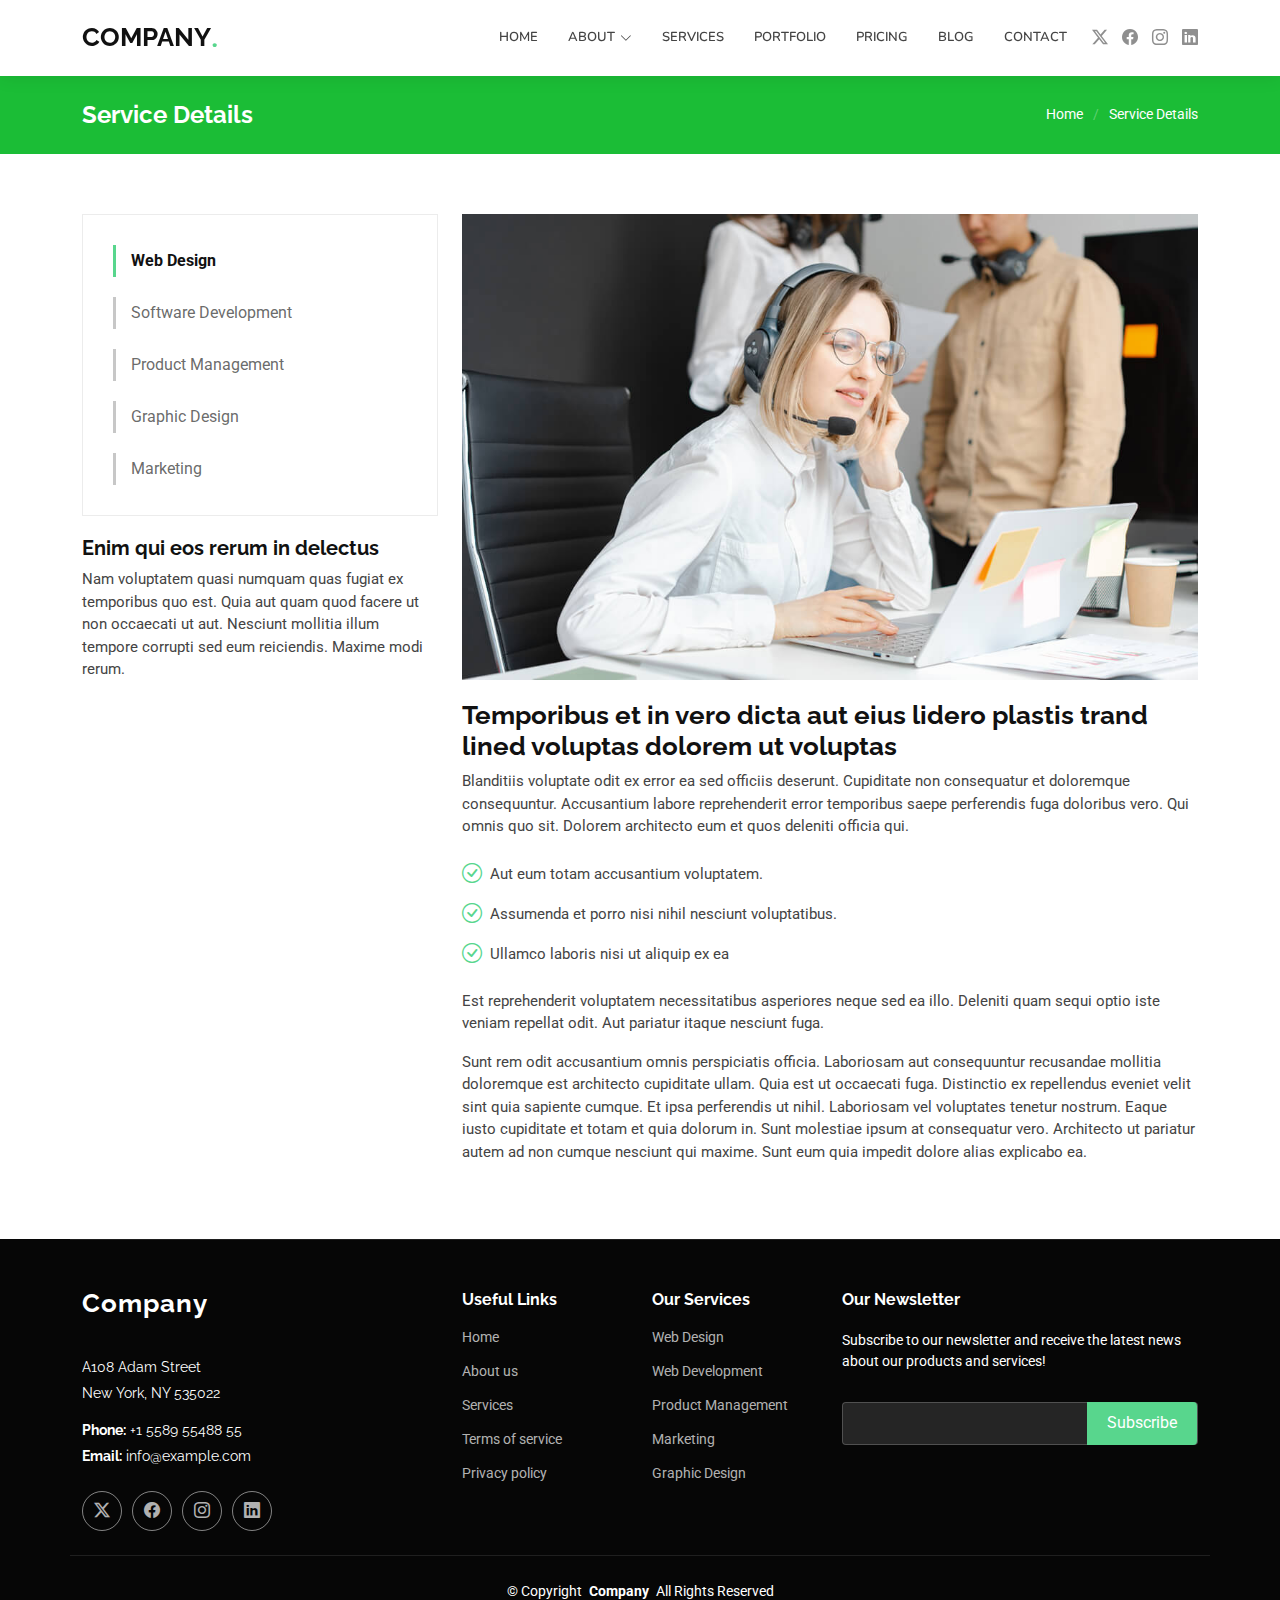
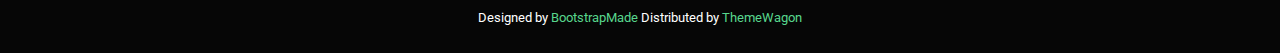
<file: service-details.html>
<!DOCTYPE html>
<html lang="en">

<head>
  <meta charset="utf-8">
  <meta content="width=device-width, initial-scale=1.0" name="viewport">
  <title>Service Details - Company Bootstrap Template</title>
  <meta name="description" content="">
  <meta name="keywords" content="">

  <!-- Favicons -->
  <link href="assets/img/favicon.png" rel="icon">
  <link href="assets/img/apple-touch-icon.png" rel="apple-touch-icon">

  <!-- Fonts -->
  <link href="https://fonts.googleapis.com" rel="preconnect">
  <link href="https://fonts.gstatic.com" rel="preconnect" crossorigin>
  <link href="https://fonts.googleapis.com/css2?family=Roboto:ital,wght@0,100;0,300;0,400;0,500;0,700;0,900;1,100;1,300;1,400;1,500;1,700;1,900&family=Raleway:ital,wght@0,100;0,200;0,300;0,400;0,500;0,600;0,700;0,800;0,900;1,100;1,200;1,300;1,400;1,500;1,600;1,700;1,800;1,900&family=Nunito:ital,wght@0,200;0,300;0,400;0,500;0,600;0,700;0,800;0,900;1,200;1,300;1,400;1,500;1,600;1,700;1,800;1,900&display=swap" rel="stylesheet">

  <!-- Vendor CSS Files -->
  <link href="assets/vendor/bootstrap/css/bootstrap.min.css" rel="stylesheet">
  <link href="assets/vendor/bootstrap-icons/bootstrap-icons.css" rel="stylesheet">
  <link href="assets/vendor/aos/aos.css" rel="stylesheet">
  <link href="assets/vendor/glightbox/css/glightbox.min.css" rel="stylesheet">
  <link href="assets/vendor/swiper/swiper-bundle.min.css" rel="stylesheet">

  <!-- Main CSS File -->
  <link href="assets/css/main.css" rel="stylesheet">

  <!-- =======================================================
  * Template Name: Company
  * Template URL: https://bootstrapmade.com/company-free-html-bootstrap-template/
  * Updated: Aug 07 2024 with Bootstrap v5.3.3
  * Author: BootstrapMade.com
  * License: https://bootstrapmade.com/license/
  ======================================================== -->
</head>

<body class="service-details-page">

  <header id="header" class="header d-flex align-items-center sticky-top">
    <div class="container position-relative d-flex align-items-center">

      <a href="index.html" class="logo d-flex align-items-center me-auto">
        <!-- Uncomment the line below if you also wish to use an image logo -->
        <!-- <img src="assets/img/logo.png" alt=""> -->
        <h1 class="sitename">Company</h1><span>.</span>
      </a>

      <nav id="navmenu" class="navmenu">
        <ul>
          <li><a href="#hero">Home</a></li>
          <li class="dropdown"><a href="about.html"><span>About</span> <i class="bi bi-chevron-down toggle-dropdown"></i></a>
            <ul>
              <li><a href="team.html">Team</a></li>
              <li><a href="testimonials.html">Testimonials</a></li>
              <li class="dropdown"><a href="#"><span>Deep Dropdown</span> <i class="bi bi-chevron-down toggle-dropdown"></i></a>
                <ul>
                  <li><a href="#">Deep Dropdown 1</a></li>
                  <li><a href="#">Deep Dropdown 2</a></li>
                  <li><a href="#">Deep Dropdown 3</a></li>
                  <li><a href="#">Deep Dropdown 4</a></li>
                  <li><a href="#">Deep Dropdown 5</a></li>
                </ul>
              </li>
            </ul>
          </li>
          <li><a href="services.html">Services</a></li>
          <li><a href="portfolio.html">Portfolio</a></li>
          <li><a href="pricing.html">Pricing</a></li>
          <li><a href="blog.html">Blog</a></li>
          <li><a href="contact.html">Contact</a></li>
        </ul>
        <i class="mobile-nav-toggle d-xl-none bi bi-list"></i>
      </nav>

      <div class="header-social-links">
        <a href="#" class="twitter"><i class="bi bi-twitter-x"></i></a>
        <a href="#" class="facebook"><i class="bi bi-facebook"></i></a>
        <a href="#" class="instagram"><i class="bi bi-instagram"></i></a>
        <a href="#" class="linkedin"><i class="bi bi-linkedin"></i></a>
      </div>

    </div>
  </header>

  <main class="main">

    <!-- Page Title -->
    <div class="page-title accent-background">
      <div class="container d-lg-flex justify-content-between align-items-center">
        <h1 class="mb-2 mb-lg-0">Service Details</h1>
        <nav class="breadcrumbs">
          <ol>
            <li><a href="index.html">Home</a></li>
            <li class="current">Service Details</li>
          </ol>
        </nav>
      </div>
    </div><!-- End Page Title -->

    <!-- Service Details Section -->
    <section id="service-details" class="service-details section">

      <div class="container">

        <div class="row gy-4">

          <div class="col-lg-4" data-aos="fade-up" data-aos-delay="100">
            <div class="services-list">
              <a href="#" class="active">Web Design</a>
              <a href="#">Software Development</a>
              <a href="#">Product Management</a>
              <a href="#">Graphic Design</a>
              <a href="#">Marketing</a>
            </div>

            <h4>Enim qui eos rerum in delectus</h4>
            <p>Nam voluptatem quasi numquam quas fugiat ex temporibus quo est. Quia aut quam quod facere ut non occaecati ut aut. Nesciunt mollitia illum tempore corrupti sed eum reiciendis. Maxime modi rerum.</p>
          </div>

          <div class="col-lg-8" data-aos="fade-up" data-aos-delay="200">
            <img src="assets/img/services.jpg" alt="" class="img-fluid services-img">
            <h3>Temporibus et in vero dicta aut eius lidero plastis trand lined voluptas dolorem ut voluptas</h3>
            <p>
              Blanditiis voluptate odit ex error ea sed officiis deserunt. Cupiditate non consequatur et doloremque consequuntur. Accusantium labore reprehenderit error temporibus saepe perferendis fuga doloribus vero. Qui omnis quo sit. Dolorem architecto eum et quos deleniti officia qui.
            </p>
            <ul>
              <li><i class="bi bi-check-circle"></i> <span>Aut eum totam accusantium voluptatem.</span></li>
              <li><i class="bi bi-check-circle"></i> <span>Assumenda et porro nisi nihil nesciunt voluptatibus.</span></li>
              <li><i class="bi bi-check-circle"></i> <span>Ullamco laboris nisi ut aliquip ex ea</span></li>
            </ul>
            <p>
              Est reprehenderit voluptatem necessitatibus asperiores neque sed ea illo. Deleniti quam sequi optio iste veniam repellat odit. Aut pariatur itaque nesciunt fuga.
            </p>
            <p>
              Sunt rem odit accusantium omnis perspiciatis officia. Laboriosam aut consequuntur recusandae mollitia doloremque est architecto cupiditate ullam. Quia est ut occaecati fuga. Distinctio ex repellendus eveniet velit sint quia sapiente cumque. Et ipsa perferendis ut nihil. Laboriosam vel voluptates tenetur nostrum. Eaque iusto cupiditate et totam et quia dolorum in. Sunt molestiae ipsum at consequatur vero. Architecto ut pariatur autem ad non cumque nesciunt qui maxime. Sunt eum quia impedit dolore alias explicabo ea.
            </p>
          </div>

        </div>

      </div>

    </section><!-- /Service Details Section -->

  </main>

  <footer id="footer" class="footer dark-background">

    <div class="container footer-top">
      <div class="row gy-4">
        <div class="col-lg-4 col-md-6 footer-about">
          <a href="index.html" class="logo d-flex align-items-center">
            <span class="sitename">Company</span>
          </a>
          <div class="footer-contact pt-3">
            <p>A108 Adam Street</p>
            <p>New York, NY 535022</p>
            <p class="mt-3"><strong>Phone:</strong> <span>+1 5589 55488 55</span></p>
            <p><strong>Email:</strong> <span>info@example.com</span></p>
          </div>
          <div class="social-links d-flex mt-4">
            <a href=""><i class="bi bi-twitter-x"></i></a>
            <a href=""><i class="bi bi-facebook"></i></a>
            <a href=""><i class="bi bi-instagram"></i></a>
            <a href=""><i class="bi bi-linkedin"></i></a>
          </div>
        </div>

        <div class="col-lg-2 col-md-3 footer-links">
          <h4>Useful Links</h4>
          <ul>
            <li><a href="#">Home</a></li>
            <li><a href="#">About us</a></li>
            <li><a href="#">Services</a></li>
            <li><a href="#">Terms of service</a></li>
            <li><a href="#">Privacy policy</a></li>
          </ul>
        </div>

        <div class="col-lg-2 col-md-3 footer-links">
          <h4>Our Services</h4>
          <ul>
            <li><a href="#">Web Design</a></li>
            <li><a href="#">Web Development</a></li>
            <li><a href="#">Product Management</a></li>
            <li><a href="#">Marketing</a></li>
            <li><a href="#">Graphic Design</a></li>
          </ul>
        </div>

        <div class="col-lg-4 col-md-12 footer-newsletter">
          <h4>Our Newsletter</h4>
          <p>Subscribe to our newsletter and receive the latest news about our products and services!</p>
          <form action="forms/newsletter.php" method="post" class="php-email-form">
            <div class="newsletter-form"><input type="email" name="email"><input type="submit" value="Subscribe"></div>
            <div class="loading">Loading</div>
            <div class="error-message"></div>
            <div class="sent-message">Your subscription request has been sent. Thank you!</div>
          </form>
        </div>

      </div>
    </div>

    <div class="container copyright text-center mt-4">
      <p>© <span>Copyright</span> <strong class="px-1 sitename">Company</strong> <span>All Rights Reserved</span></p>
      <div class="credits">
        <!-- All the links in the footer should remain intact. -->
        <!-- You can delete the links only if you've purchased the pro version. -->
        <!-- Licensing information: https://bootstrapmade.com/license/ -->
        <!-- Purchase the pro version with working PHP/AJAX contact form: [buy-url] -->
        Designed by <a href="https://bootstrapmade.com/">BootstrapMade</a> Distributed by <a href=“https://themewagon.com>ThemeWagon
      </div>
    </div>

  </footer>

  <!-- Scroll Top -->
  <a href="#" id="scroll-top" class="scroll-top d-flex align-items-center justify-content-center"><i class="bi bi-arrow-up-short"></i></a>

  <!-- Preloader -->
  <div id="preloader"></div>

  <!-- Vendor JS Files -->
  <script src="assets/vendor/bootstrap/js/bootstrap.bundle.min.js"></script>
  <script src="assets/vendor/php-email-form/validate.js"></script>
  <script src="assets/vendor/aos/aos.js"></script>
  <script src="assets/vendor/glightbox/js/glightbox.min.js"></script>
  <script src="assets/vendor/imagesloaded/imagesloaded.pkgd.min.js"></script>
  <script src="assets/vendor/isotope-layout/isotope.pkgd.min.js"></script>
  <script src="assets/vendor/waypoints/noframework.waypoints.js"></script>
  <script src="assets/vendor/swiper/swiper-bundle.min.js"></script>

  <!-- Main JS File -->
  <script src="assets/js/main.js"></script>

</body>

</html>
</file>
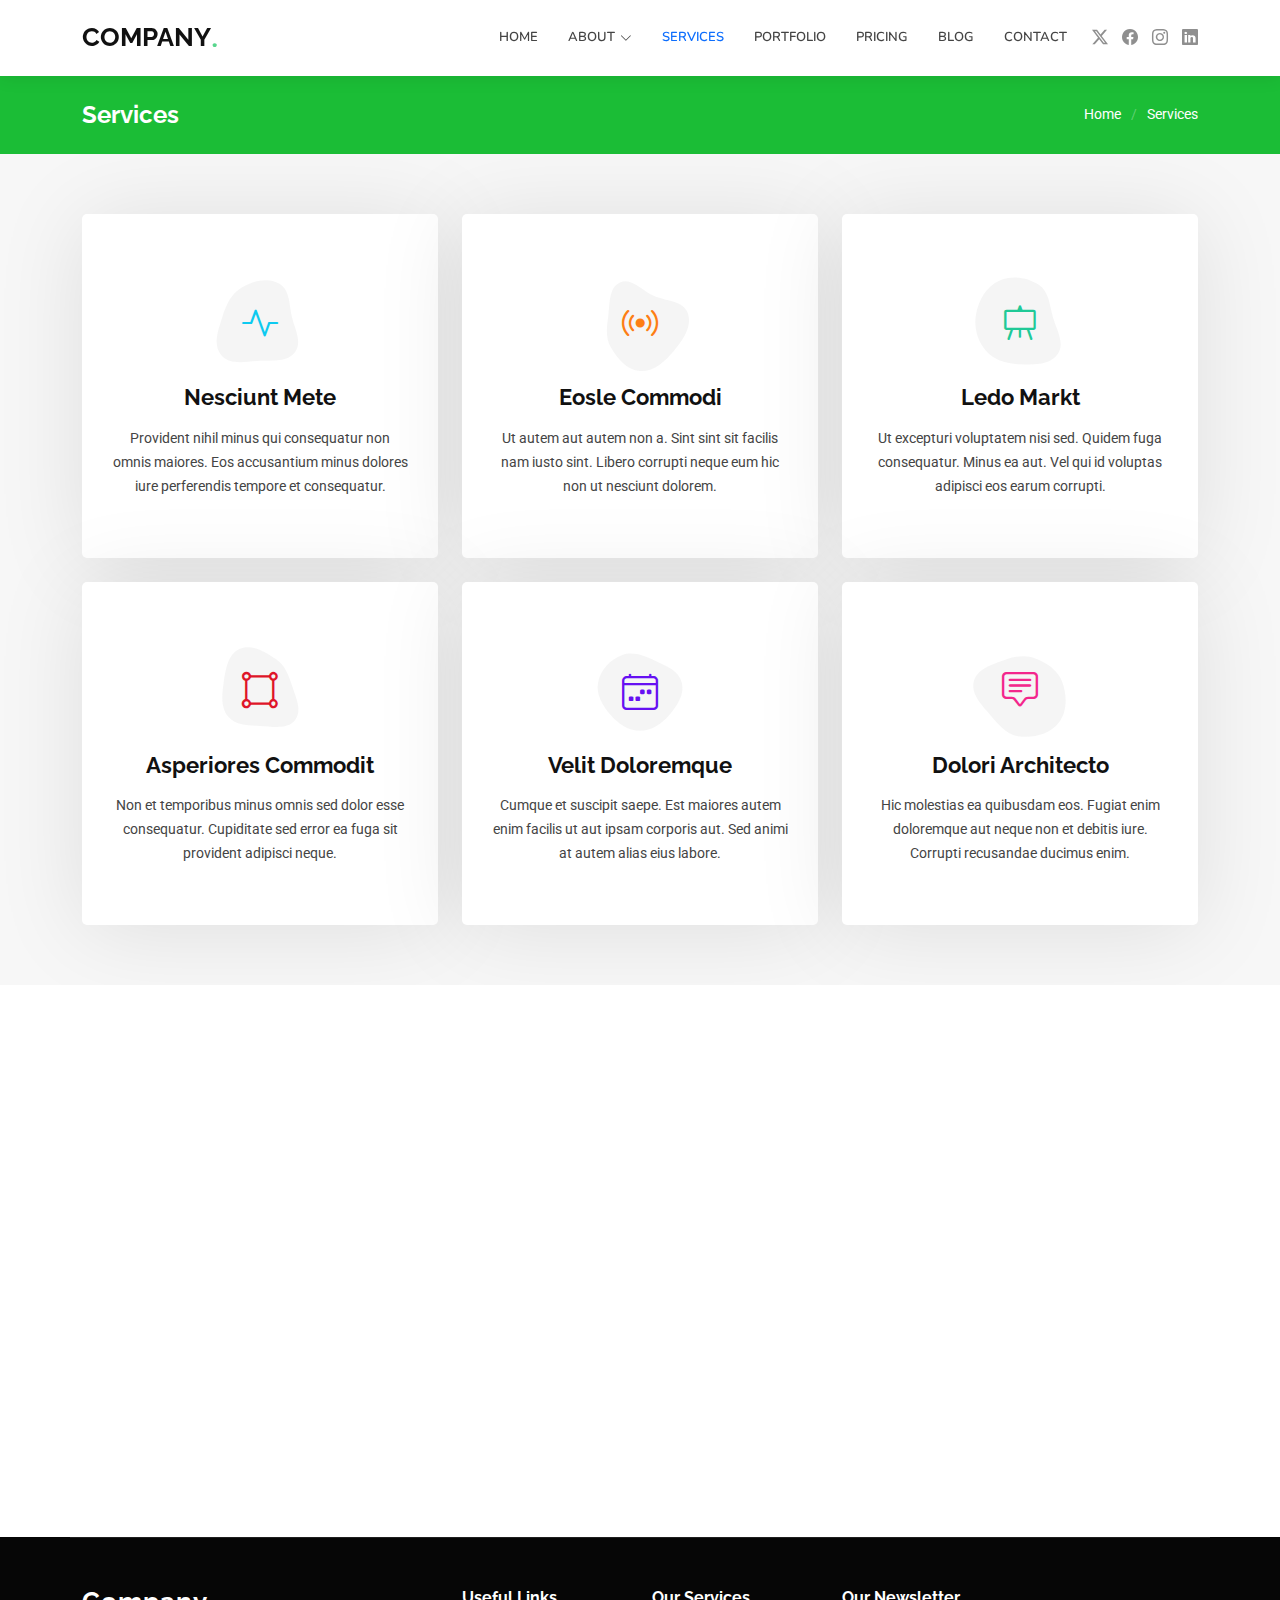
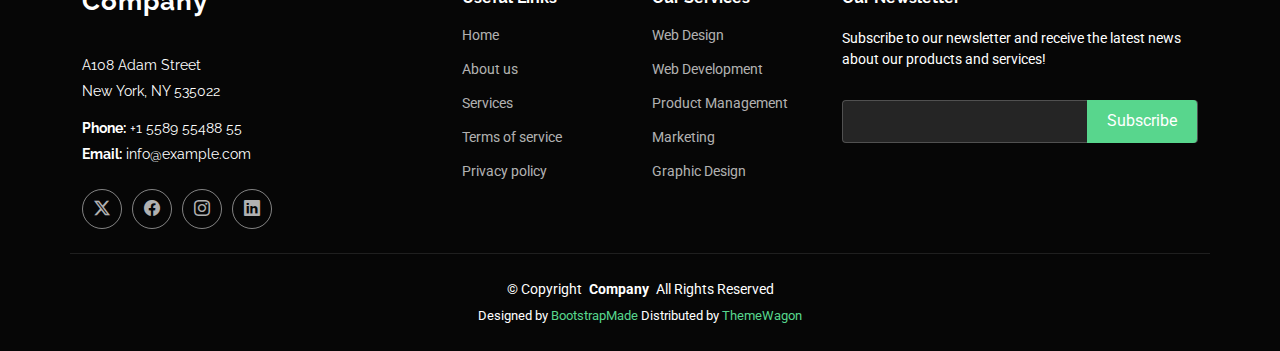
<file: services.html>
<!DOCTYPE html>
<html lang="en">

<head>
  <meta charset="utf-8">
  <meta content="width=device-width, initial-scale=1.0" name="viewport">
  <title>Services - Company Bootstrap Template</title>
  <meta name="description" content="">
  <meta name="keywords" content="">

  <!-- Favicons -->
  <link href="assets/img/favicon.png" rel="icon">
  <link href="assets/img/apple-touch-icon.png" rel="apple-touch-icon">

  <!-- Fonts -->
  <link href="https://fonts.googleapis.com" rel="preconnect">
  <link href="https://fonts.gstatic.com" rel="preconnect" crossorigin>
  <link href="https://fonts.googleapis.com/css2?family=Roboto:ital,wght@0,100;0,300;0,400;0,500;0,700;0,900;1,100;1,300;1,400;1,500;1,700;1,900&family=Raleway:ital,wght@0,100;0,200;0,300;0,400;0,500;0,600;0,700;0,800;0,900;1,100;1,200;1,300;1,400;1,500;1,600;1,700;1,800;1,900&family=Nunito:ital,wght@0,200;0,300;0,400;0,500;0,600;0,700;0,800;0,900;1,200;1,300;1,400;1,500;1,600;1,700;1,800;1,900&display=swap" rel="stylesheet">

  <!-- Vendor CSS Files -->
  <link href="assets/vendor/bootstrap/css/bootstrap.min.css" rel="stylesheet">
  <link href="assets/vendor/bootstrap-icons/bootstrap-icons.css" rel="stylesheet">
  <link href="assets/vendor/aos/aos.css" rel="stylesheet">
  <link href="assets/vendor/glightbox/css/glightbox.min.css" rel="stylesheet">
  <link href="assets/vendor/swiper/swiper-bundle.min.css" rel="stylesheet">

  <!-- Main CSS File -->
  <link href="assets/css/main.css" rel="stylesheet">

  <!-- =======================================================
  * Template Name: Company
  * Template URL: https://bootstrapmade.com/company-free-html-bootstrap-template/
  * Updated: Aug 07 2024 with Bootstrap v5.3.3
  * Author: BootstrapMade.com
  * License: https://bootstrapmade.com/license/
  ======================================================== -->
</head>

<body class="services-page">

  <header id="header" class="header d-flex align-items-center sticky-top">
    <div class="container position-relative d-flex align-items-center">

      <a href="index.html" class="logo d-flex align-items-center me-auto">
        <!-- Uncomment the line below if you also wish to use an image logo -->
        <!-- <img src="assets/img/logo.png" alt=""> -->
        <h1 class="sitename">Company</h1><span>.</span>
      </a>

      <nav id="navmenu" class="navmenu">
        <ul>
          <li><a href="#hero">Home</a></li>
          <li class="dropdown"><a href="about.html"><span>About</span> <i class="bi bi-chevron-down toggle-dropdown"></i></a>
            <ul>
              <li><a href="team.html">Team</a></li>
              <li><a href="testimonials.html">Testimonials</a></li>
              <li class="dropdown"><a href="#"><span>Deep Dropdown</span> <i class="bi bi-chevron-down toggle-dropdown"></i></a>
                <ul>
                  <li><a href="#">Deep Dropdown 1</a></li>
                  <li><a href="#">Deep Dropdown 2</a></li>
                  <li><a href="#">Deep Dropdown 3</a></li>
                  <li><a href="#">Deep Dropdown 4</a></li>
                  <li><a href="#">Deep Dropdown 5</a></li>
                </ul>
              </li>
            </ul>
          </li>
          <li><a href="services.html" class="active">Services</a></li>
          <li><a href="portfolio.html">Portfolio</a></li>
          <li><a href="pricing.html">Pricing</a></li>
          <li><a href="blog.html">Blog</a></li>
          <li><a href="contact.html">Contact</a></li>
        </ul>
        <i class="mobile-nav-toggle d-xl-none bi bi-list"></i>
      </nav>

      <div class="header-social-links">
        <a href="#" class="twitter"><i class="bi bi-twitter-x"></i></a>
        <a href="#" class="facebook"><i class="bi bi-facebook"></i></a>
        <a href="#" class="instagram"><i class="bi bi-instagram"></i></a>
        <a href="#" class="linkedin"><i class="bi bi-linkedin"></i></a>
      </div>

    </div>
  </header>

  <main class="main">

    <!-- Page Title -->
    <div class="page-title accent-background">
      <div class="container d-lg-flex justify-content-between align-items-center">
        <h1 class="mb-2 mb-lg-0">Services</h1>
        <nav class="breadcrumbs">
          <ol>
            <li><a href="index.html">Home</a></li>
            <li class="current">Services</li>
          </ol>
        </nav>
      </div>
    </div><!-- End Page Title -->

    <!-- Services Section -->
    <section id="services" class="services section light-background">

      <div class="container">

        <div class="row gy-4">

          <div class="col-lg-4 col-md-6" data-aos="fade-up" data-aos-delay="100">
            <div class="service-item item-cyan position-relative">
              <div class="icon">
                <svg width="100" height="100" viewBox="0 0 600 600" xmlns="http://www.w3.org/2000/svg">
                  <path stroke="none" stroke-width="0" fill="#f5f5f5" d="M300,521.0016835830174C376.1290562159157,517.8887921683347,466.0731472004068,529.7835943286574,510.70327084640275,468.03025145048787C554.3714126377745,407.6079735673963,508.03601936045806,328.9844924480964,491.2728898941984,256.3432110539036C474.5976632858925,184.082847569629,479.9380746630129,96.60480741107993,416.23090153303,58.64404602377083C348.86323505073057,18.502131276798302,261.93793281208167,40.57373210992963,193.5410806939664,78.93577620505333C130.42746243093433,114.334589627462,98.30271207620316,179.96522072025542,76.75703585869454,249.04625023123273C51.97151888228291,328.5150500222984,13.704378332031375,421.85034740162234,66.52175969318436,486.19268352777647C119.04800174914682,550.1803526380478,217.28368757567262,524.383925680826,300,521.0016835830174"></path>
                </svg>
                <i class="bi bi-activity"></i>
              </div>
              <a href="service-details.html" class="stretched-link">
                <h3>Nesciunt Mete</h3>
              </a>
              <p>Provident nihil minus qui consequatur non omnis maiores. Eos accusantium minus dolores iure perferendis tempore et consequatur.</p>
            </div>
          </div><!-- End Service Item -->

          <div class="col-lg-4 col-md-6" data-aos="fade-up" data-aos-delay="200">
            <div class="service-item item-orange position-relative">
              <div class="icon">
                <svg width="100" height="100" viewBox="0 0 600 600" xmlns="http://www.w3.org/2000/svg">
                  <path stroke="none" stroke-width="0" fill="#f5f5f5" d="M300,582.0697525312426C382.5290701553225,586.8405444964366,449.9789794690241,525.3245884688669,502.5850820975895,461.55621195738473C556.606425686781,396.0723002908107,615.8543463187945,314.28637112970534,586.6730223649479,234.56875336149918C558.9533121215079,158.8439757836574,454.9685369536778,164.00468322053177,381.49747125262974,130.76875717737553C312.15926192815925,99.40240125094834,248.97055460311594,18.661163978235184,179.8680185752513,50.54337015887873C110.5421016452524,82.52863877960104,119.82277516462835,180.83849132639028,109.12597500060166,256.43424936330496C100.08760227029461,320.3096726198365,92.17705696193138,384.0621239912766,124.79988738764834,439.7174275375508C164.83382741302287,508.01625554203684,220.96474134820875,577.5009287672846,300,582.0697525312426"></path>
                </svg>
                <i class="bi bi-broadcast"></i>
              </div>
              <a href="service-details.html" class="stretched-link">
                <h3>Eosle Commodi</h3>
              </a>
              <p>Ut autem aut autem non a. Sint sint sit facilis nam iusto sint. Libero corrupti neque eum hic non ut nesciunt dolorem.</p>
            </div>
          </div><!-- End Service Item -->

          <div class="col-lg-4 col-md-6" data-aos="fade-up" data-aos-delay="300">
            <div class="service-item item-teal position-relative">
              <div class="icon">
                <svg width="100" height="100" viewBox="0 0 600 600" xmlns="http://www.w3.org/2000/svg">
                  <path stroke="none" stroke-width="0" fill="#f5f5f5" d="M300,541.5067337569781C382.14930387511276,545.0595476570109,479.8736841581634,548.3450877840088,526.4010558755058,480.5488172755941C571.5218469581645,414.80211281144784,517.5187510058486,332.0715597781072,496.52539010469104,255.14436215662573C477.37192572678356,184.95920475031193,473.57363656557914,105.61284051026155,413.0603344069578,65.22779650032875C343.27470386102294,18.654635553484475,251.2091493199835,5.337323636656869,175.0934190732945,40.62881213300186C97.87086631185822,76.43348514350839,51.98124368387456,156.15599469081315,36.44837278890362,239.84606092416172C21.716077023791087,319.22268207091537,43.775223500013084,401.1760424656574,96.891909868211,461.97329694683043C147.22146801428983,519.5804099606455,223.5754009179313,538.201503339737,300,541.5067337569781"></path>
                </svg>
                <i class="bi bi-easel"></i>
              </div>
              <a href="service-details.html" class="stretched-link">
                <h3>Ledo Markt</h3>
              </a>
              <p>Ut excepturi voluptatem nisi sed. Quidem fuga consequatur. Minus ea aut. Vel qui id voluptas adipisci eos earum corrupti.</p>
            </div>
          </div><!-- End Service Item -->

          <div class="col-lg-4 col-md-6" data-aos="fade-up" data-aos-delay="400">
            <div class="service-item item-red position-relative">
              <div class="icon">
                <svg width="100" height="100" viewBox="0 0 600 600" xmlns="http://www.w3.org/2000/svg">
                  <path stroke="none" stroke-width="0" fill="#f5f5f5" d="M300,503.46388370962813C374.79870501325706,506.71871716319447,464.8034551963731,527.1746412648533,510.4981551193396,467.86667711651364C555.9287308511215,408.9015244558933,512.6030010748507,327.5744911775523,490.211057578863,256.5855673507754C471.097692560561,195.9906835881958,447.69079081568157,138.11976852964426,395.19560036434837,102.3242989838813C329.3053358748298,57.3949838291264,248.02791733380457,8.279543830951368,175.87071277845988,42.242879143198664C103.41431057327972,76.34704239035025,93.79494320519305,170.9812938413882,81.28167332365135,250.07896920659033C70.17666984294237,320.27484674793965,64.84698225790005,396.69656628748305,111.28512138212992,450.4950937839243C156.20124167950087,502.5303643271138,231.32542653798444,500.4755392045468,300,503.46388370962813"></path>
                </svg>
                <i class="bi bi-bounding-box-circles"></i>
              </div>
              <a href="service-details.html" class="stretched-link">
                <h3>Asperiores Commodit</h3>
              </a>
              <p>Non et temporibus minus omnis sed dolor esse consequatur. Cupiditate sed error ea fuga sit provident adipisci neque.</p>
              <a href="service-details.html" class="stretched-link"></a>
            </div>
          </div><!-- End Service Item -->

          <div class="col-lg-4 col-md-6" data-aos="fade-up" data-aos-delay="500">
            <div class="service-item item-indigo position-relative">
              <div class="icon">
                <svg width="100" height="100" viewBox="0 0 600 600" xmlns="http://www.w3.org/2000/svg">
                  <path stroke="none" stroke-width="0" fill="#f5f5f5" d="M300,532.3542879108572C369.38199826031484,532.3153073249985,429.10787420159085,491.63046689027357,474.5244479745417,439.17860296908856C522.8885846962883,383.3225815378663,569.1668002868075,314.3205725914397,550.7432151929288,242.7694973846089C532.6665558377875,172.5657663291529,456.2379748765914,142.6223662098291,390.3689995646985,112.34683881706744C326.66090330228417,83.06452184765237,258.84405631176094,53.51806209861945,193.32584062364296,78.48882559362697C121.61183558270385,105.82097193414197,62.805066853699245,167.19869350419734,48.57481801355237,242.6138429142374C34.843463184063346,315.3850353017275,76.69343916112496,383.4422959591041,125.22947124332185,439.3748458443577C170.7312796277747,491.8107796887764,230.57421082200815,532.3932930995766,300,532.3542879108572"></path>
                </svg>
                <i class="bi bi-calendar4-week icon"></i>
              </div>
              <a href="service-details.html" class="stretched-link">
                <h3>Velit Doloremque</h3>
              </a>
              <p>Cumque et suscipit saepe. Est maiores autem enim facilis ut aut ipsam corporis aut. Sed animi at autem alias eius labore.</p>
              <a href="service-details.html" class="stretched-link"></a>
            </div>
          </div><!-- End Service Item -->

          <div class="col-lg-4 col-md-6" data-aos="fade-up" data-aos-delay="600">
            <div class="service-item item-pink position-relative">
              <div class="icon">
                <svg width="100" height="100" viewBox="0 0 600 600" xmlns="http://www.w3.org/2000/svg">
                  <path stroke="none" stroke-width="0" fill="#f5f5f5" d="M300,566.797414625762C385.7384707136149,576.1784315230908,478.7894351017131,552.8928747891023,531.9192734346935,484.94944893311C584.6109503024035,417.5663521118492,582.489472248146,322.67544863468447,553.9536738515405,242.03673114598146C529.1557734026468,171.96086150256528,465.24506316201064,127.66468636344209,395.9583748389544,100.7403814666027C334.2173773831606,76.7482773500951,269.4350130405921,84.62216499799875,207.1952322260088,107.2889140133804C132.92018162631612,134.33871894543012,41.79353780512637,160.00259165414826,22.644507872594943,236.69541883565114C3.319112789854554,314.0945973066697,72.72355303640163,379.243833228382,124.04198916343866,440.3218312028393C172.9286146004772,498.5055451809895,224.45579914871206,558.5317968840102,300,566.797414625762"></path>
                </svg>
                <i class="bi bi-chat-square-text"></i>
              </div>
              <a href="service-details.html" class="stretched-link">
                <h3>Dolori Architecto</h3>
              </a>
              <p>Hic molestias ea quibusdam eos. Fugiat enim doloremque aut neque non et debitis iure. Corrupti recusandae ducimus enim.</p>
              <a href="service-details.html" class="stretched-link"></a>
            </div>
          </div><!-- End Service Item -->

        </div>

      </div>

    </section><!-- /Services Section -->

    <!-- Features Section -->
    <section id="features" class="features section">

      <!-- Section Title -->
      <div class="container section-title" data-aos="fade-up">
        <h2>Features</h2>
        <p>Necessitatibus eius consequatur ex aliquid fuga eum quidem sint consectetur velit</p>
      </div><!-- End Section Title -->

      <div class="container">

        <div class="row gy-4">

          <div class="col-lg-3 col-md-4" data-aos="fade-up" data-aos-delay="100">
            <div class="features-item">
              <i class="bi bi-eye" style="color: #ffbb2c;"></i>
              <h3><a href="" class="stretched-link">Lorem Ipsum</a></h3>
            </div>
          </div><!-- End Feature Item -->

          <div class="col-lg-3 col-md-4" data-aos="fade-up" data-aos-delay="200">
            <div class="features-item">
              <i class="bi bi-infinity" style="color: #5578ff;"></i>
              <h3><a href="" class="stretched-link">Dolor Sitema</a></h3>
            </div>
          </div><!-- End Feature Item -->

          <div class="col-lg-3 col-md-4" data-aos="fade-up" data-aos-delay="300">
            <div class="features-item">
              <i class="bi bi-mortarboard" style="color: #e80368;"></i>
              <h3><a href="" class="stretched-link">Sed perspiciatis</a></h3>
            </div>
          </div><!-- End Feature Item -->

          <div class="col-lg-3 col-md-4" data-aos="fade-up" data-aos-delay="400">
            <div class="features-item">
              <i class="bi bi-nut" style="color: #e361ff;"></i>
              <h3><a href="" class="stretched-link">Magni Dolores</a></h3>
            </div>
          </div><!-- End Feature Item -->

          <div class="col-lg-3 col-md-4" data-aos="fade-up" data-aos-delay="500">
            <div class="features-item">
              <i class="bi bi-shuffle" style="color: #47aeff;"></i>
              <h3><a href="" class="stretched-link">Nemo Enim</a></h3>
            </div>
          </div><!-- End Feature Item -->

          <div class="col-lg-3 col-md-4" data-aos="fade-up" data-aos-delay="600">
            <div class="features-item">
              <i class="bi bi-star" style="color: #ffa76e;"></i>
              <h3><a href="" class="stretched-link">Eiusmod Tempor</a></h3>
            </div>
          </div><!-- End Feature Item -->

          <div class="col-lg-3 col-md-4" data-aos="fade-up" data-aos-delay="700">
            <div class="features-item">
              <i class="bi bi-x-diamond" style="color: #11dbcf;"></i>
              <h3><a href="" class="stretched-link">Midela Teren</a></h3>
            </div>
          </div><!-- End Feature Item -->

          <div class="col-lg-3 col-md-4" data-aos="fade-up" data-aos-delay="800">
            <div class="features-item">
              <i class="bi bi-camera-video" style="color: #4233ff;"></i>
              <h3><a href="" class="stretched-link">Pira Neve</a></h3>
            </div>
          </div><!-- End Feature Item -->

          <div class="col-lg-3 col-md-4" data-aos="fade-up" data-aos-delay="900">
            <div class="features-item">
              <i class="bi bi-command" style="color: #b2904f;"></i>
              <h3><a href="" class="stretched-link">Dirada Pack</a></h3>
            </div>
          </div><!-- End Feature Item -->

          <div class="col-lg-3 col-md-4" data-aos="fade-up" data-aos-delay="1000">
            <div class="features-item">
              <i class="bi bi-dribbble" style="color: #b20969;"></i>
              <h3><a href="" class="stretched-link">Moton Ideal</a></h3>
            </div>
          </div><!-- End Feature Item -->

          <div class="col-lg-3 col-md-4" data-aos="fade-up" data-aos-delay="1100">
            <div class="features-item">
              <i class="bi bi-activity" style="color: #ff5828;"></i>
              <h3><a href="" class="stretched-link">Verdo Park</a></h3>
            </div>
          </div><!-- End Feature Item -->

          <div class="col-lg-3 col-md-4" data-aos="fade-up" data-aos-delay="1200">
            <div class="features-item">
              <i class="bi bi-brightness-high" style="color: #29cc61;"></i>
              <h3><a href="" class="stretched-link">Flavor Nivelanda</a></h3>
            </div>
          </div><!-- End Feature Item -->

        </div>

      </div>

    </section><!-- /Features Section -->

  </main>

  <footer id="footer" class="footer dark-background">

    <div class="container footer-top">
      <div class="row gy-4">
        <div class="col-lg-4 col-md-6 footer-about">
          <a href="index.html" class="logo d-flex align-items-center">
            <span class="sitename">Company</span>
          </a>
          <div class="footer-contact pt-3">
            <p>A108 Adam Street</p>
            <p>New York, NY 535022</p>
            <p class="mt-3"><strong>Phone:</strong> <span>+1 5589 55488 55</span></p>
            <p><strong>Email:</strong> <span>info@example.com</span></p>
          </div>
          <div class="social-links d-flex mt-4">
            <a href=""><i class="bi bi-twitter-x"></i></a>
            <a href=""><i class="bi bi-facebook"></i></a>
            <a href=""><i class="bi bi-instagram"></i></a>
            <a href=""><i class="bi bi-linkedin"></i></a>
          </div>
        </div>

        <div class="col-lg-2 col-md-3 footer-links">
          <h4>Useful Links</h4>
          <ul>
            <li><a href="#">Home</a></li>
            <li><a href="#">About us</a></li>
            <li><a href="#">Services</a></li>
            <li><a href="#">Terms of service</a></li>
            <li><a href="#">Privacy policy</a></li>
          </ul>
        </div>

        <div class="col-lg-2 col-md-3 footer-links">
          <h4>Our Services</h4>
          <ul>
            <li><a href="#">Web Design</a></li>
            <li><a href="#">Web Development</a></li>
            <li><a href="#">Product Management</a></li>
            <li><a href="#">Marketing</a></li>
            <li><a href="#">Graphic Design</a></li>
          </ul>
        </div>

        <div class="col-lg-4 col-md-12 footer-newsletter">
          <h4>Our Newsletter</h4>
          <p>Subscribe to our newsletter and receive the latest news about our products and services!</p>
          <form action="forms/newsletter.php" method="post" class="php-email-form">
            <div class="newsletter-form"><input type="email" name="email"><input type="submit" value="Subscribe"></div>
            <div class="loading">Loading</div>
            <div class="error-message"></div>
            <div class="sent-message">Your subscription request has been sent. Thank you!</div>
          </form>
        </div>

      </div>
    </div>

    <div class="container copyright text-center mt-4">
      <p>© <span>Copyright</span> <strong class="px-1 sitename">Company</strong> <span>All Rights Reserved</span></p>
      <div class="credits">
        <!-- All the links in the footer should remain intact. -->
        <!-- You can delete the links only if you've purchased the pro version. -->
        <!-- Licensing information: https://bootstrapmade.com/license/ -->
        <!-- Purchase the pro version with working PHP/AJAX contact form: [buy-url] -->
        Designed by <a href="https://bootstrapmade.com/">BootstrapMade</a> Distributed by <a href=“https://themewagon.com>ThemeWagon
      </div>
    </div>

  </footer>

  <!-- Scroll Top -->
  <a href="#" id="scroll-top" class="scroll-top d-flex align-items-center justify-content-center"><i class="bi bi-arrow-up-short"></i></a>

  <!-- Preloader -->
  <div id="preloader"></div>

  <!-- Vendor JS Files -->
  <script src="assets/vendor/bootstrap/js/bootstrap.bundle.min.js"></script>
  <script src="assets/vendor/php-email-form/validate.js"></script>
  <script src="assets/vendor/aos/aos.js"></script>
  <script src="assets/vendor/glightbox/js/glightbox.min.js"></script>
  <script src="assets/vendor/imagesloaded/imagesloaded.pkgd.min.js"></script>
  <script src="assets/vendor/isotope-layout/isotope.pkgd.min.js"></script>
  <script src="assets/vendor/waypoints/noframework.waypoints.js"></script>
  <script src="assets/vendor/swiper/swiper-bundle.min.js"></script>

  <!-- Main JS File -->
  <script src="assets/js/main.js"></script>

</body>

</html>
</file>
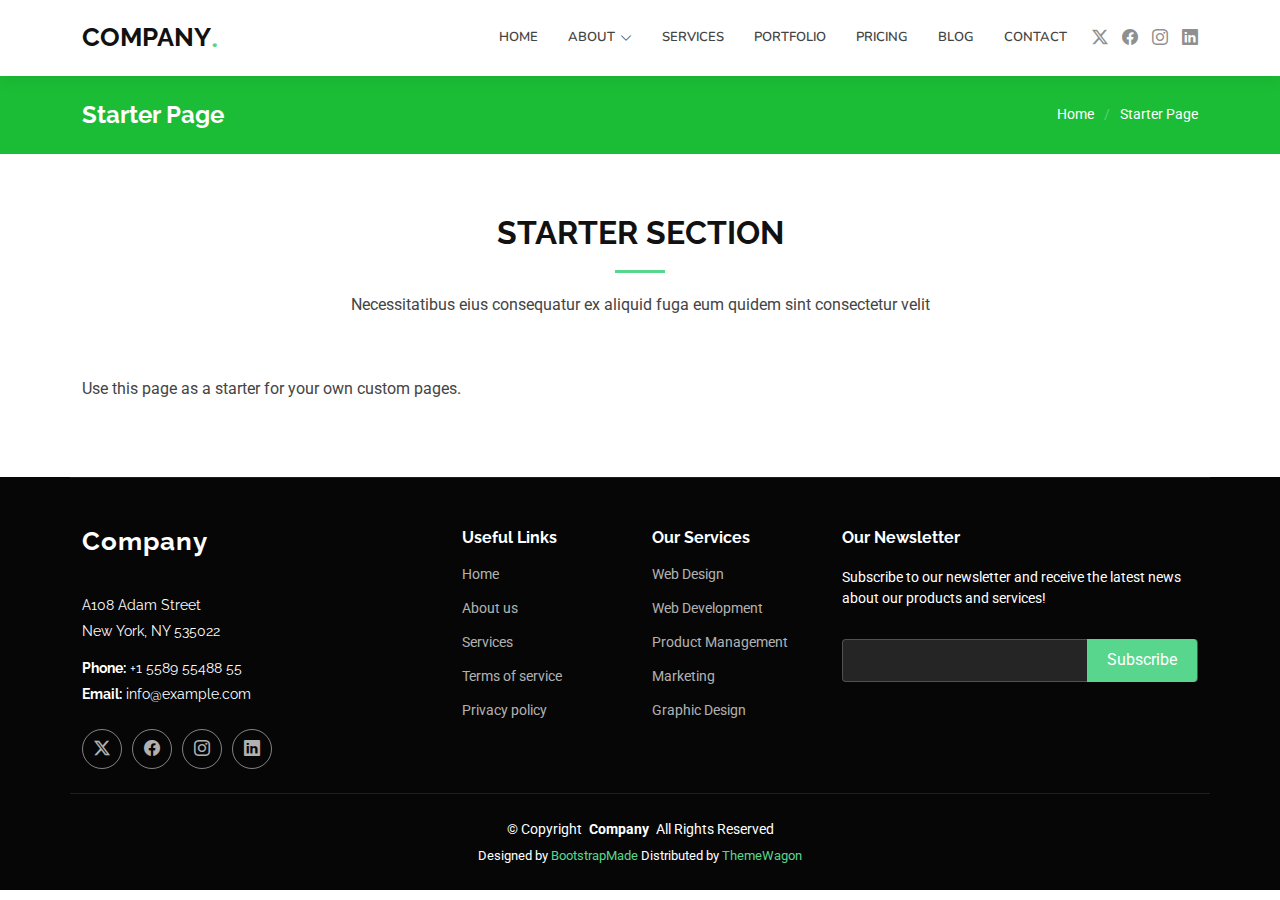
<file: starter-page.html>
<!DOCTYPE html>
<html lang="en">

<head>
  <meta charset="utf-8">
  <meta content="width=device-width, initial-scale=1.0" name="viewport">
  <title>Starter Page - Company Bootstrap Template</title>
  <meta name="description" content="">
  <meta name="keywords" content="">

  <!-- Favicons -->
  <link href="assets/img/favicon.png" rel="icon">
  <link href="assets/img/apple-touch-icon.png" rel="apple-touch-icon">

  <!-- Fonts -->
  <link href="https://fonts.googleapis.com" rel="preconnect">
  <link href="https://fonts.gstatic.com" rel="preconnect" crossorigin>
  <link href="https://fonts.googleapis.com/css2?family=Roboto:ital,wght@0,100;0,300;0,400;0,500;0,700;0,900;1,100;1,300;1,400;1,500;1,700;1,900&family=Raleway:ital,wght@0,100;0,200;0,300;0,400;0,500;0,600;0,700;0,800;0,900;1,100;1,200;1,300;1,400;1,500;1,600;1,700;1,800;1,900&family=Nunito:ital,wght@0,200;0,300;0,400;0,500;0,600;0,700;0,800;0,900;1,200;1,300;1,400;1,500;1,600;1,700;1,800;1,900&display=swap" rel="stylesheet">

  <!-- Vendor CSS Files -->
  <link href="assets/vendor/bootstrap/css/bootstrap.min.css" rel="stylesheet">
  <link href="assets/vendor/bootstrap-icons/bootstrap-icons.css" rel="stylesheet">
  <link href="assets/vendor/aos/aos.css" rel="stylesheet">
  <link href="assets/vendor/glightbox/css/glightbox.min.css" rel="stylesheet">
  <link href="assets/vendor/swiper/swiper-bundle.min.css" rel="stylesheet">

  <!-- Main CSS File -->
  <link href="assets/css/main.css" rel="stylesheet">

  <!-- =======================================================
  * Template Name: Company
  * Template URL: https://bootstrapmade.com/company-free-html-bootstrap-template/
  * Updated: Aug 07 2024 with Bootstrap v5.3.3
  * Author: BootstrapMade.com
  * License: https://bootstrapmade.com/license/
  ======================================================== -->
</head>

<body class="starter-page-page">

  <header id="header" class="header d-flex align-items-center sticky-top">
    <div class="container position-relative d-flex align-items-center">

      <a href="index.html" class="logo d-flex align-items-center me-auto">
        <!-- Uncomment the line below if you also wish to use an image logo -->
        <!-- <img src="assets/img/logo.png" alt=""> -->
        <h1 class="sitename">Company</h1><span>.</span>
      </a>

      <nav id="navmenu" class="navmenu">
        <ul>
          <li><a href="#hero">Home</a></li>
          <li class="dropdown"><a href="about.html"><span>About</span> <i class="bi bi-chevron-down toggle-dropdown"></i></a>
            <ul>
              <li><a href="team.html">Team</a></li>
              <li><a href="testimonials.html">Testimonials</a></li>
              <li class="dropdown"><a href="#"><span>Deep Dropdown</span> <i class="bi bi-chevron-down toggle-dropdown"></i></a>
                <ul>
                  <li><a href="#">Deep Dropdown 1</a></li>
                  <li><a href="#">Deep Dropdown 2</a></li>
                  <li><a href="#">Deep Dropdown 3</a></li>
                  <li><a href="#">Deep Dropdown 4</a></li>
                  <li><a href="#">Deep Dropdown 5</a></li>
                </ul>
              </li>
            </ul>
          </li>
          <li><a href="services.html">Services</a></li>
          <li><a href="portfolio.html">Portfolio</a></li>
          <li><a href="pricing.html">Pricing</a></li>
          <li><a href="blog.html">Blog</a></li>
          <li><a href="contact.html">Contact</a></li>
        </ul>
        <i class="mobile-nav-toggle d-xl-none bi bi-list"></i>
      </nav>

      <div class="header-social-links">
        <a href="#" class="twitter"><i class="bi bi-twitter-x"></i></a>
        <a href="#" class="facebook"><i class="bi bi-facebook"></i></a>
        <a href="#" class="instagram"><i class="bi bi-instagram"></i></a>
        <a href="#" class="linkedin"><i class="bi bi-linkedin"></i></a>
      </div>

    </div>
  </header>

  <main class="main">

    <!-- Page Title -->
    <div class="page-title accent-background">
      <div class="container d-lg-flex justify-content-between align-items-center">
        <h1 class="mb-2 mb-lg-0">Starter Page</h1>
        <nav class="breadcrumbs">
          <ol>
            <li><a href="index.html">Home</a></li>
            <li class="current">Starter Page</li>
          </ol>
        </nav>
      </div>
    </div><!-- End Page Title -->

    <!-- Starter Section Section -->
    <section id="starter-section" class="starter-section section">

      <!-- Section Title -->
      <div class="container section-title" data-aos="fade-up">
        <h2>Starter Section</h2>
        <p>Necessitatibus eius consequatur ex aliquid fuga eum quidem sint consectetur velit</p>
      </div><!-- End Section Title -->

      <div class="container" data-aos="fade-up">
        <p>Use this page as a starter for your own custom pages.</p>
      </div>

    </section><!-- /Starter Section Section -->

  </main>

  <footer id="footer" class="footer dark-background">

    <div class="container footer-top">
      <div class="row gy-4">
        <div class="col-lg-4 col-md-6 footer-about">
          <a href="index.html" class="logo d-flex align-items-center">
            <span class="sitename">Company</span>
          </a>
          <div class="footer-contact pt-3">
            <p>A108 Adam Street</p>
            <p>New York, NY 535022</p>
            <p class="mt-3"><strong>Phone:</strong> <span>+1 5589 55488 55</span></p>
            <p><strong>Email:</strong> <span>info@example.com</span></p>
          </div>
          <div class="social-links d-flex mt-4">
            <a href=""><i class="bi bi-twitter-x"></i></a>
            <a href=""><i class="bi bi-facebook"></i></a>
            <a href=""><i class="bi bi-instagram"></i></a>
            <a href=""><i class="bi bi-linkedin"></i></a>
          </div>
        </div>

        <div class="col-lg-2 col-md-3 footer-links">
          <h4>Useful Links</h4>
          <ul>
            <li><a href="#">Home</a></li>
            <li><a href="#">About us</a></li>
            <li><a href="#">Services</a></li>
            <li><a href="#">Terms of service</a></li>
            <li><a href="#">Privacy policy</a></li>
          </ul>
        </div>

        <div class="col-lg-2 col-md-3 footer-links">
          <h4>Our Services</h4>
          <ul>
            <li><a href="#">Web Design</a></li>
            <li><a href="#">Web Development</a></li>
            <li><a href="#">Product Management</a></li>
            <li><a href="#">Marketing</a></li>
            <li><a href="#">Graphic Design</a></li>
          </ul>
        </div>

        <div class="col-lg-4 col-md-12 footer-newsletter">
          <h4>Our Newsletter</h4>
          <p>Subscribe to our newsletter and receive the latest news about our products and services!</p>
          <form action="forms/newsletter.php" method="post" class="php-email-form">
            <div class="newsletter-form"><input type="email" name="email"><input type="submit" value="Subscribe"></div>
            <div class="loading">Loading</div>
            <div class="error-message"></div>
            <div class="sent-message">Your subscription request has been sent. Thank you!</div>
          </form>
        </div>

      </div>
    </div>

    <div class="container copyright text-center mt-4">
      <p>© <span>Copyright</span> <strong class="px-1 sitename">Company</strong> <span>All Rights Reserved</span></p>
      <div class="credits">
        <!-- All the links in the footer should remain intact. -->
        <!-- You can delete the links only if you've purchased the pro version. -->
        <!-- Licensing information: https://bootstrapmade.com/license/ -->
        <!-- Purchase the pro version with working PHP/AJAX contact form: [buy-url] -->
        Designed by <a href="https://bootstrapmade.com/">BootstrapMade</a> Distributed by <a href=“https://themewagon.com>ThemeWagon
      </div>
    </div>

  </footer>

  <!-- Scroll Top -->
  <a href="#" id="scroll-top" class="scroll-top d-flex align-items-center justify-content-center"><i class="bi bi-arrow-up-short"></i></a>

  <!-- Preloader -->
  <div id="preloader"></div>

  <!-- Vendor JS Files -->
  <script src="assets/vendor/bootstrap/js/bootstrap.bundle.min.js"></script>
  <script src="assets/vendor/php-email-form/validate.js"></script>
  <script src="assets/vendor/aos/aos.js"></script>
  <script src="assets/vendor/glightbox/js/glightbox.min.js"></script>
  <script src="assets/vendor/imagesloaded/imagesloaded.pkgd.min.js"></script>
  <script src="assets/vendor/isotope-layout/isotope.pkgd.min.js"></script>
  <script src="assets/vendor/waypoints/noframework.waypoints.js"></script>
  <script src="assets/vendor/swiper/swiper-bundle.min.js"></script>

  <!-- Main JS File -->
  <script src="assets/js/main.js"></script>

</body>

</html>
</file>
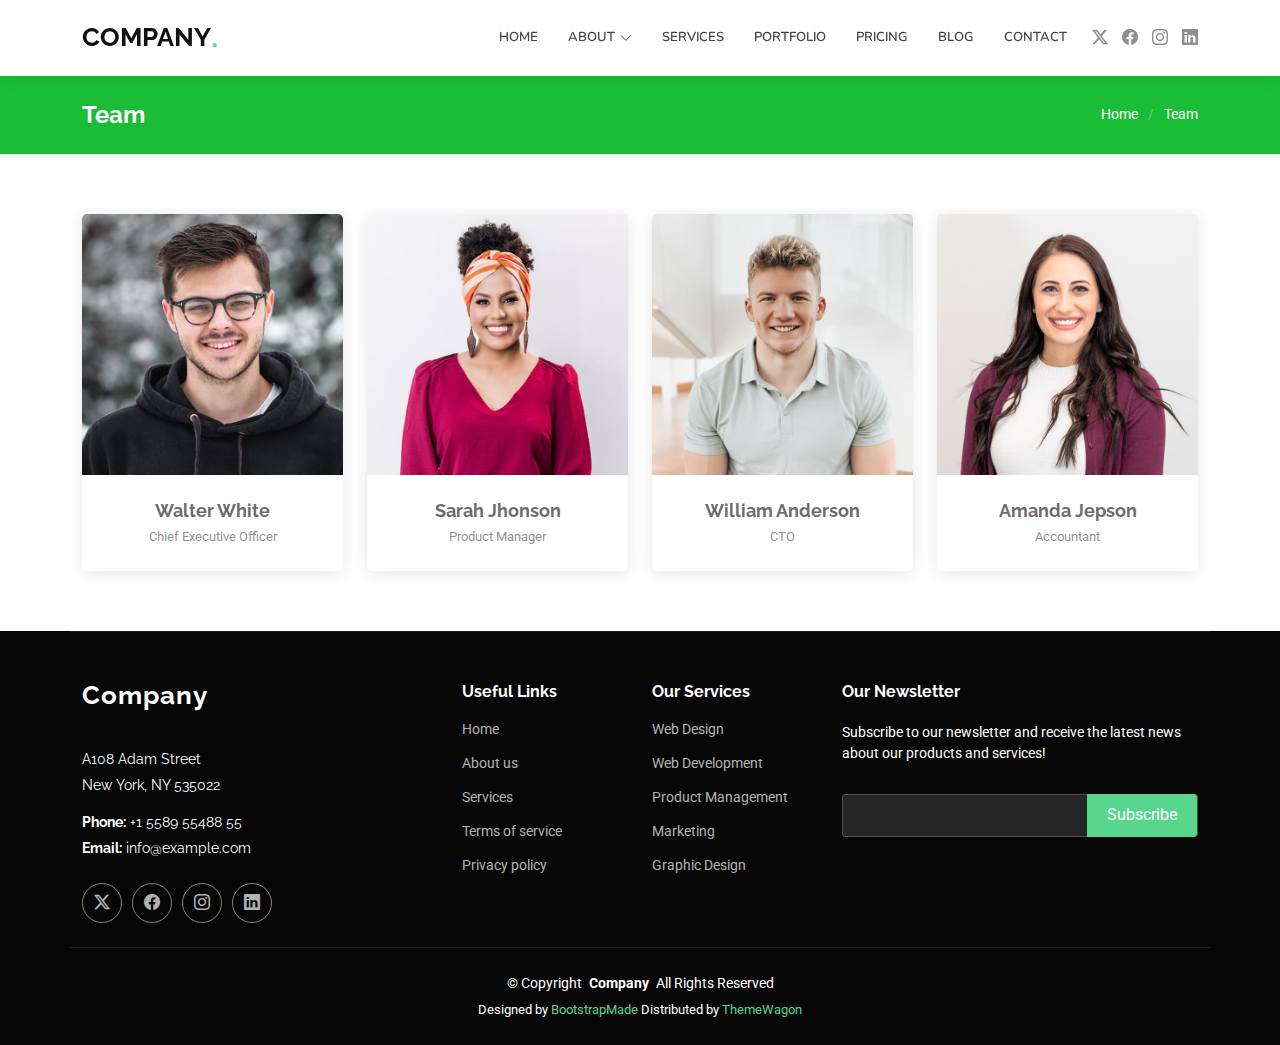
<file: team.html>
<!DOCTYPE html>
<html lang="en">

<head>
  <meta charset="utf-8">
  <meta content="width=device-width, initial-scale=1.0" name="viewport">
  <title>Team - Company Bootstrap Template</title>
  <meta name="description" content="">
  <meta name="keywords" content="">

  <!-- Favicons -->
  <link href="assets/img/favicon.png" rel="icon">
  <link href="assets/img/apple-touch-icon.png" rel="apple-touch-icon">

  <!-- Fonts -->
  <link href="https://fonts.googleapis.com" rel="preconnect">
  <link href="https://fonts.gstatic.com" rel="preconnect" crossorigin>
  <link href="https://fonts.googleapis.com/css2?family=Roboto:ital,wght@0,100;0,300;0,400;0,500;0,700;0,900;1,100;1,300;1,400;1,500;1,700;1,900&family=Raleway:ital,wght@0,100;0,200;0,300;0,400;0,500;0,600;0,700;0,800;0,900;1,100;1,200;1,300;1,400;1,500;1,600;1,700;1,800;1,900&family=Nunito:ital,wght@0,200;0,300;0,400;0,500;0,600;0,700;0,800;0,900;1,200;1,300;1,400;1,500;1,600;1,700;1,800;1,900&display=swap" rel="stylesheet">

  <!-- Vendor CSS Files -->
  <link href="assets/vendor/bootstrap/css/bootstrap.min.css" rel="stylesheet">
  <link href="assets/vendor/bootstrap-icons/bootstrap-icons.css" rel="stylesheet">
  <link href="assets/vendor/aos/aos.css" rel="stylesheet">
  <link href="assets/vendor/glightbox/css/glightbox.min.css" rel="stylesheet">
  <link href="assets/vendor/swiper/swiper-bundle.min.css" rel="stylesheet">

  <!-- Main CSS File -->
  <link href="assets/css/main.css" rel="stylesheet">

  <!-- =======================================================
  * Template Name: Company
  * Template URL: https://bootstrapmade.com/company-free-html-bootstrap-template/
  * Updated: Aug 07 2024 with Bootstrap v5.3.3
  * Author: BootstrapMade.com
  * License: https://bootstrapmade.com/license/
  ======================================================== -->
</head>

<body class="team-page">

  <header id="header" class="header d-flex align-items-center sticky-top">
    <div class="container position-relative d-flex align-items-center">

      <a href="index.html" class="logo d-flex align-items-center me-auto">
        <!-- Uncomment the line below if you also wish to use an image logo -->
        <!-- <img src="assets/img/logo.png" alt=""> -->
        <h1 class="sitename">Company</h1><span>.</span>
      </a>

      <nav id="navmenu" class="navmenu">
        <ul>
          <li><a href="#hero">Home</a></li>
          <li class="dropdown"><a href="about.html"><span>About</span> <i class="bi bi-chevron-down toggle-dropdown"></i></a>
            <ul>
              <li><a href="team.html" class="active">Team</a></li>
              <li><a href="testimonials.html">Testimonials</a></li>
              <li class="dropdown"><a href="#"><span>Deep Dropdown</span> <i class="bi bi-chevron-down toggle-dropdown"></i></a>
                <ul>
                  <li><a href="#">Deep Dropdown 1</a></li>
                  <li><a href="#">Deep Dropdown 2</a></li>
                  <li><a href="#">Deep Dropdown 3</a></li>
                  <li><a href="#">Deep Dropdown 4</a></li>
                  <li><a href="#">Deep Dropdown 5</a></li>
                </ul>
              </li>
            </ul>
          </li>
          <li><a href="services.html">Services</a></li>
          <li><a href="portfolio.html">Portfolio</a></li>
          <li><a href="pricing.html">Pricing</a></li>
          <li><a href="blog.html">Blog</a></li>
          <li><a href="contact.html">Contact</a></li>
        </ul>
        <i class="mobile-nav-toggle d-xl-none bi bi-list"></i>
      </nav>

      <div class="header-social-links">
        <a href="#" class="twitter"><i class="bi bi-twitter-x"></i></a>
        <a href="#" class="facebook"><i class="bi bi-facebook"></i></a>
        <a href="#" class="instagram"><i class="bi bi-instagram"></i></a>
        <a href="#" class="linkedin"><i class="bi bi-linkedin"></i></a>
      </div>

    </div>
  </header>

  <main class="main">

    <!-- Page Title -->
    <div class="page-title accent-background">
      <div class="container d-lg-flex justify-content-between align-items-center">
        <h1 class="mb-2 mb-lg-0">Team</h1>
        <nav class="breadcrumbs">
          <ol>
            <li><a href="index.html">Home</a></li>
            <li class="current">Team</li>
          </ol>
        </nav>
      </div>
    </div><!-- End Page Title -->

    <!-- Team Section -->
    <section id="team" class="team section">

      <div class="container">

        <div class="row gy-4">

          <div class="col-lg-3 col-md-6 d-flex align-items-stretch" data-aos="fade-up" data-aos-delay="100">
            <div class="team-member">
              <div class="member-img">
                <img src="assets/img/team/team-1.jpg" class="img-fluid" alt="">
                <div class="social">
                  <a href=""><i class="bi bi-twitter-x"></i></a>
                  <a href=""><i class="bi bi-facebook"></i></a>
                  <a href=""><i class="bi bi-instagram"></i></a>
                  <a href=""><i class="bi bi-linkedin"></i></a>
                </div>
              </div>
              <div class="member-info">
                <h4>Walter White</h4>
                <span>Chief Executive Officer</span>
              </div>
            </div>
          </div><!-- End Team Member -->

          <div class="col-lg-3 col-md-6 d-flex align-items-stretch" data-aos="fade-up" data-aos-delay="200">
            <div class="team-member">
              <div class="member-img">
                <img src="assets/img/team/team-2.jpg" class="img-fluid" alt="">
                <div class="social">
                  <a href=""><i class="bi bi-twitter-x"></i></a>
                  <a href=""><i class="bi bi-facebook"></i></a>
                  <a href=""><i class="bi bi-instagram"></i></a>
                  <a href=""><i class="bi bi-linkedin"></i></a>
                </div>
              </div>
              <div class="member-info">
                <h4>Sarah Jhonson</h4>
                <span>Product Manager</span>
              </div>
            </div>
          </div><!-- End Team Member -->

          <div class="col-lg-3 col-md-6 d-flex align-items-stretch" data-aos="fade-up" data-aos-delay="300">
            <div class="team-member">
              <div class="member-img">
                <img src="assets/img/team/team-3.jpg" class="img-fluid" alt="">
                <div class="social">
                  <a href=""><i class="bi bi-twitter-x"></i></a>
                  <a href=""><i class="bi bi-facebook"></i></a>
                  <a href=""><i class="bi bi-instagram"></i></a>
                  <a href=""><i class="bi bi-linkedin"></i></a>
                </div>
              </div>
              <div class="member-info">
                <h4>William Anderson</h4>
                <span>CTO</span>
              </div>
            </div>
          </div><!-- End Team Member -->

          <div class="col-lg-3 col-md-6 d-flex align-items-stretch" data-aos="fade-up" data-aos-delay="400">
            <div class="team-member">
              <div class="member-img">
                <img src="assets/img/team/team-4.jpg" class="img-fluid" alt="">
                <div class="social">
                  <a href=""><i class="bi bi-twitter-x"></i></a>
                  <a href=""><i class="bi bi-facebook"></i></a>
                  <a href=""><i class="bi bi-instagram"></i></a>
                  <a href=""><i class="bi bi-linkedin"></i></a>
                </div>
              </div>
              <div class="member-info">
                <h4>Amanda Jepson</h4>
                <span>Accountant</span>
              </div>
            </div>
          </div><!-- End Team Member -->

        </div>

      </div>

    </section><!-- /Team Section -->

  </main>

  <footer id="footer" class="footer dark-background">

    <div class="container footer-top">
      <div class="row gy-4">
        <div class="col-lg-4 col-md-6 footer-about">
          <a href="index.html" class="logo d-flex align-items-center">
            <span class="sitename">Company</span>
          </a>
          <div class="footer-contact pt-3">
            <p>A108 Adam Street</p>
            <p>New York, NY 535022</p>
            <p class="mt-3"><strong>Phone:</strong> <span>+1 5589 55488 55</span></p>
            <p><strong>Email:</strong> <span>info@example.com</span></p>
          </div>
          <div class="social-links d-flex mt-4">
            <a href=""><i class="bi bi-twitter-x"></i></a>
            <a href=""><i class="bi bi-facebook"></i></a>
            <a href=""><i class="bi bi-instagram"></i></a>
            <a href=""><i class="bi bi-linkedin"></i></a>
          </div>
        </div>

        <div class="col-lg-2 col-md-3 footer-links">
          <h4>Useful Links</h4>
          <ul>
            <li><a href="#">Home</a></li>
            <li><a href="#">About us</a></li>
            <li><a href="#">Services</a></li>
            <li><a href="#">Terms of service</a></li>
            <li><a href="#">Privacy policy</a></li>
          </ul>
        </div>

        <div class="col-lg-2 col-md-3 footer-links">
          <h4>Our Services</h4>
          <ul>
            <li><a href="#">Web Design</a></li>
            <li><a href="#">Web Development</a></li>
            <li><a href="#">Product Management</a></li>
            <li><a href="#">Marketing</a></li>
            <li><a href="#">Graphic Design</a></li>
          </ul>
        </div>

        <div class="col-lg-4 col-md-12 footer-newsletter">
          <h4>Our Newsletter</h4>
          <p>Subscribe to our newsletter and receive the latest news about our products and services!</p>
          <form action="forms/newsletter.php" method="post" class="php-email-form">
            <div class="newsletter-form"><input type="email" name="email"><input type="submit" value="Subscribe"></div>
            <div class="loading">Loading</div>
            <div class="error-message"></div>
            <div class="sent-message">Your subscription request has been sent. Thank you!</div>
          </form>
        </div>

      </div>
    </div>

    <div class="container copyright text-center mt-4">
      <p>© <span>Copyright</span> <strong class="px-1 sitename">Company</strong> <span>All Rights Reserved</span></p>
      <div class="credits">
        <!-- All the links in the footer should remain intact. -->
        <!-- You can delete the links only if you've purchased the pro version. -->
        <!-- Licensing information: https://bootstrapmade.com/license/ -->
        <!-- Purchase the pro version with working PHP/AJAX contact form: [buy-url] -->
        Designed by <a href="https://bootstrapmade.com/">BootstrapMade</a> Distributed by <a href=“https://themewagon.com>ThemeWagon
      </div>
    </div>

  </footer>

  <!-- Scroll Top -->
  <a href="#" id="scroll-top" class="scroll-top d-flex align-items-center justify-content-center"><i class="bi bi-arrow-up-short"></i></a>

  <!-- Preloader -->
  <div id="preloader"></div>

  <!-- Vendor JS Files -->
  <script src="assets/vendor/bootstrap/js/bootstrap.bundle.min.js"></script>
  <script src="assets/vendor/php-email-form/validate.js"></script>
  <script src="assets/vendor/aos/aos.js"></script>
  <script src="assets/vendor/glightbox/js/glightbox.min.js"></script>
  <script src="assets/vendor/imagesloaded/imagesloaded.pkgd.min.js"></script>
  <script src="assets/vendor/isotope-layout/isotope.pkgd.min.js"></script>
  <script src="assets/vendor/waypoints/noframework.waypoints.js"></script>
  <script src="assets/vendor/swiper/swiper-bundle.min.js"></script>

  <!-- Main JS File -->
  <script src="assets/js/main.js"></script>

</body>

</html>
</file>
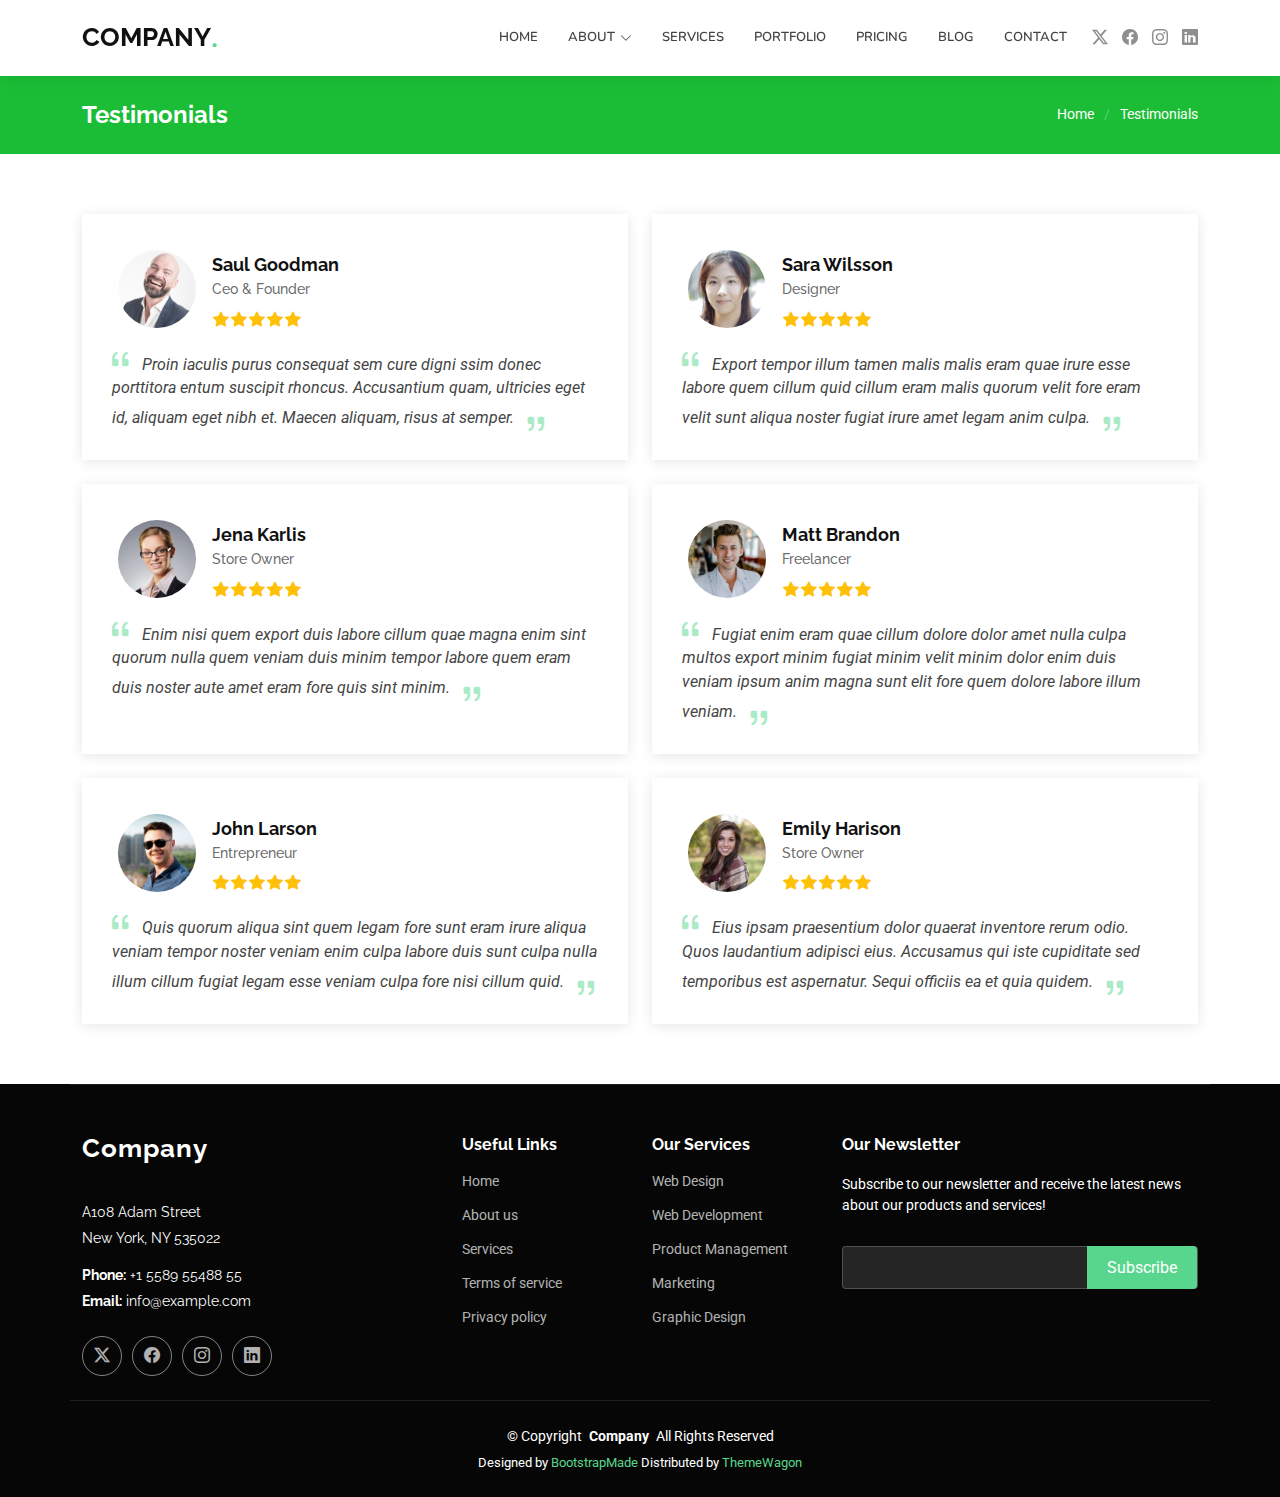
<file: testimonials.html>
<!DOCTYPE html>
<html lang="en">

<head>
  <meta charset="utf-8">
  <meta content="width=device-width, initial-scale=1.0" name="viewport">
  <title>Testimonials - Company Bootstrap Template</title>
  <meta name="description" content="">
  <meta name="keywords" content="">

  <!-- Favicons -->
  <link href="assets/img/favicon.png" rel="icon">
  <link href="assets/img/apple-touch-icon.png" rel="apple-touch-icon">

  <!-- Fonts -->
  <link href="https://fonts.googleapis.com" rel="preconnect">
  <link href="https://fonts.gstatic.com" rel="preconnect" crossorigin>
  <link href="https://fonts.googleapis.com/css2?family=Roboto:ital,wght@0,100;0,300;0,400;0,500;0,700;0,900;1,100;1,300;1,400;1,500;1,700;1,900&family=Raleway:ital,wght@0,100;0,200;0,300;0,400;0,500;0,600;0,700;0,800;0,900;1,100;1,200;1,300;1,400;1,500;1,600;1,700;1,800;1,900&family=Nunito:ital,wght@0,200;0,300;0,400;0,500;0,600;0,700;0,800;0,900;1,200;1,300;1,400;1,500;1,600;1,700;1,800;1,900&display=swap" rel="stylesheet">

  <!-- Vendor CSS Files -->
  <link href="assets/vendor/bootstrap/css/bootstrap.min.css" rel="stylesheet">
  <link href="assets/vendor/bootstrap-icons/bootstrap-icons.css" rel="stylesheet">
  <link href="assets/vendor/aos/aos.css" rel="stylesheet">
  <link href="assets/vendor/glightbox/css/glightbox.min.css" rel="stylesheet">
  <link href="assets/vendor/swiper/swiper-bundle.min.css" rel="stylesheet">

  <!-- Main CSS File -->
  <link href="assets/css/main.css" rel="stylesheet">

  <!-- =======================================================
  * Template Name: Company
  * Template URL: https://bootstrapmade.com/company-free-html-bootstrap-template/
  * Updated: Aug 07 2024 with Bootstrap v5.3.3
  * Author: BootstrapMade.com
  * License: https://bootstrapmade.com/license/
  ======================================================== -->
</head>

<body class="testimonials-page">

  <header id="header" class="header d-flex align-items-center sticky-top">
    <div class="container position-relative d-flex align-items-center">

      <a href="index.html" class="logo d-flex align-items-center me-auto">
        <!-- Uncomment the line below if you also wish to use an image logo -->
        <!-- <img src="assets/img/logo.png" alt=""> -->
        <h1 class="sitename">Company</h1><span>.</span>
      </a>

      <nav id="navmenu" class="navmenu">
        <ul>
          <li><a href="#hero">Home</a></li>
          <li class="dropdown"><a href="about.html"><span>About</span> <i class="bi bi-chevron-down toggle-dropdown"></i></a>
            <ul>
              <li><a href="team.html">Team</a></li>
              <li><a href="testimonials.html" class="active">Testimonials</a></li>
              <li class="dropdown"><a href="#"><span>Deep Dropdown</span> <i class="bi bi-chevron-down toggle-dropdown"></i></a>
                <ul>
                  <li><a href="#">Deep Dropdown 1</a></li>
                  <li><a href="#">Deep Dropdown 2</a></li>
                  <li><a href="#">Deep Dropdown 3</a></li>
                  <li><a href="#">Deep Dropdown 4</a></li>
                  <li><a href="#">Deep Dropdown 5</a></li>
                </ul>
              </li>
            </ul>
          </li>
          <li><a href="services.html">Services</a></li>
          <li><a href="portfolio.html">Portfolio</a></li>
          <li><a href="pricing.html">Pricing</a></li>
          <li><a href="blog.html">Blog</a></li>
          <li><a href="contact.html">Contact</a></li>
        </ul>
        <i class="mobile-nav-toggle d-xl-none bi bi-list"></i>
      </nav>

      <div class="header-social-links">
        <a href="#" class="twitter"><i class="bi bi-twitter-x"></i></a>
        <a href="#" class="facebook"><i class="bi bi-facebook"></i></a>
        <a href="#" class="instagram"><i class="bi bi-instagram"></i></a>
        <a href="#" class="linkedin"><i class="bi bi-linkedin"></i></a>
      </div>

    </div>
  </header>

  <main class="main">

    <!-- Page Title -->
    <div class="page-title accent-background">
      <div class="container d-lg-flex justify-content-between align-items-center">
        <h1 class="mb-2 mb-lg-0">Testimonials</h1>
        <nav class="breadcrumbs">
          <ol>
            <li><a href="index.html">Home</a></li>
            <li class="current">Testimonials</li>
          </ol>
        </nav>
      </div>
    </div><!-- End Page Title -->

    <!-- Testimonials Section -->
    <section id="testimonials" class="testimonials section">

      <div class="container">

        <div class="row gy-4">

          <div class="col-lg-6" data-aos="fade-up" data-aos-delay="100">
            <div class="testimonial-item">
              <img src="assets/img/testimonials/testimonials-1.jpg" class="testimonial-img" alt="">
              <h3>Saul Goodman</h3>
              <h4>Ceo &amp; Founder</h4>
              <div class="stars">
                <i class="bi bi-star-fill"></i><i class="bi bi-star-fill"></i><i class="bi bi-star-fill"></i><i class="bi bi-star-fill"></i><i class="bi bi-star-fill"></i>
              </div>
              <p>
                <i class="bi bi-quote quote-icon-left"></i>
                <span>Proin iaculis purus consequat sem cure digni ssim donec porttitora entum suscipit rhoncus. Accusantium quam, ultricies eget id, aliquam eget nibh et. Maecen aliquam, risus at semper.</span>
                <i class="bi bi-quote quote-icon-right"></i>
              </p>
            </div>
          </div><!-- End testimonial item -->

          <div class="col-lg-6" data-aos="fade-up" data-aos-delay="200">
            <div class="testimonial-item">
              <img src="assets/img/testimonials/testimonials-2.jpg" class="testimonial-img" alt="">
              <h3>Sara Wilsson</h3>
              <h4>Designer</h4>
              <div class="stars">
                <i class="bi bi-star-fill"></i><i class="bi bi-star-fill"></i><i class="bi bi-star-fill"></i><i class="bi bi-star-fill"></i><i class="bi bi-star-fill"></i>
              </div>
              <p>
                <i class="bi bi-quote quote-icon-left"></i>
                <span>Export tempor illum tamen malis malis eram quae irure esse labore quem cillum quid cillum eram malis quorum velit fore eram velit sunt aliqua noster fugiat irure amet legam anim culpa.</span>
                <i class="bi bi-quote quote-icon-right"></i>
              </p>
            </div>
          </div><!-- End testimonial item -->

          <div class="col-lg-6" data-aos="fade-up" data-aos-delay="300">
            <div class="testimonial-item">
              <img src="assets/img/testimonials/testimonials-3.jpg" class="testimonial-img" alt="">
              <h3>Jena Karlis</h3>
              <h4>Store Owner</h4>
              <div class="stars">
                <i class="bi bi-star-fill"></i><i class="bi bi-star-fill"></i><i class="bi bi-star-fill"></i><i class="bi bi-star-fill"></i><i class="bi bi-star-fill"></i>
              </div>
              <p>
                <i class="bi bi-quote quote-icon-left"></i>
                <span>Enim nisi quem export duis labore cillum quae magna enim sint quorum nulla quem veniam duis minim tempor labore quem eram duis noster aute amet eram fore quis sint minim.</span>
                <i class="bi bi-quote quote-icon-right"></i>
              </p>
            </div>
          </div><!-- End testimonial item -->

          <div class="col-lg-6" data-aos="fade-up" data-aos-delay="400">
            <div class="testimonial-item">
              <img src="assets/img/testimonials/testimonials-4.jpg" class="testimonial-img" alt="">
              <h3>Matt Brandon</h3>
              <h4>Freelancer</h4>
              <div class="stars">
                <i class="bi bi-star-fill"></i><i class="bi bi-star-fill"></i><i class="bi bi-star-fill"></i><i class="bi bi-star-fill"></i><i class="bi bi-star-fill"></i>
              </div>
              <p>
                <i class="bi bi-quote quote-icon-left"></i>
                <span>Fugiat enim eram quae cillum dolore dolor amet nulla culpa multos export minim fugiat minim velit minim dolor enim duis veniam ipsum anim magna sunt elit fore quem dolore labore illum veniam.</span>
                <i class="bi bi-quote quote-icon-right"></i>
              </p>
            </div>
          </div><!-- End testimonial item -->

          <div class="col-lg-6" data-aos="fade-up" data-aos-delay="500">
            <div class="testimonial-item">
              <img src="assets/img/testimonials/testimonials-5.jpg" class="testimonial-img" alt="">
              <h3>John Larson</h3>
              <h4>Entrepreneur</h4>
              <div class="stars">
                <i class="bi bi-star-fill"></i><i class="bi bi-star-fill"></i><i class="bi bi-star-fill"></i><i class="bi bi-star-fill"></i><i class="bi bi-star-fill"></i>
              </div>
              <p>
                <i class="bi bi-quote quote-icon-left"></i>
                <span>Quis quorum aliqua sint quem legam fore sunt eram irure aliqua veniam tempor noster veniam enim culpa labore duis sunt culpa nulla illum cillum fugiat legam esse veniam culpa fore nisi cillum quid.</span>
                <i class="bi bi-quote quote-icon-right"></i>
              </p>
            </div>
          </div><!-- End testimonial item -->

          <div class="col-lg-6" data-aos="fade-up" data-aos-delay="600">
            <div class="testimonial-item">
              <img src="assets/img/testimonials/testimonials-6.jpg" class="testimonial-img" alt="">
              <h3>Emily Harison</h3>
              <h4>Store Owner</h4>
              <div class="stars">
                <i class="bi bi-star-fill"></i><i class="bi bi-star-fill"></i><i class="bi bi-star-fill"></i><i class="bi bi-star-fill"></i><i class="bi bi-star-fill"></i>
              </div>
              <p>
                <i class="bi bi-quote quote-icon-left"></i>
                <span>Eius ipsam praesentium dolor quaerat inventore rerum odio. Quos laudantium adipisci eius. Accusamus qui iste cupiditate sed temporibus est aspernatur. Sequi officiis ea et quia quidem.</span>
                <i class="bi bi-quote quote-icon-right"></i>
              </p>
            </div>
          </div><!-- End testimonial item -->

        </div>

      </div>

    </section><!-- /Testimonials Section -->

  </main>

  <footer id="footer" class="footer dark-background">

    <div class="container footer-top">
      <div class="row gy-4">
        <div class="col-lg-4 col-md-6 footer-about">
          <a href="index.html" class="logo d-flex align-items-center">
            <span class="sitename">Company</span>
          </a>
          <div class="footer-contact pt-3">
            <p>A108 Adam Street</p>
            <p>New York, NY 535022</p>
            <p class="mt-3"><strong>Phone:</strong> <span>+1 5589 55488 55</span></p>
            <p><strong>Email:</strong> <span>info@example.com</span></p>
          </div>
          <div class="social-links d-flex mt-4">
            <a href=""><i class="bi bi-twitter-x"></i></a>
            <a href=""><i class="bi bi-facebook"></i></a>
            <a href=""><i class="bi bi-instagram"></i></a>
            <a href=""><i class="bi bi-linkedin"></i></a>
          </div>
        </div>

        <div class="col-lg-2 col-md-3 footer-links">
          <h4>Useful Links</h4>
          <ul>
            <li><a href="#">Home</a></li>
            <li><a href="#">About us</a></li>
            <li><a href="#">Services</a></li>
            <li><a href="#">Terms of service</a></li>
            <li><a href="#">Privacy policy</a></li>
          </ul>
        </div>

        <div class="col-lg-2 col-md-3 footer-links">
          <h4>Our Services</h4>
          <ul>
            <li><a href="#">Web Design</a></li>
            <li><a href="#">Web Development</a></li>
            <li><a href="#">Product Management</a></li>
            <li><a href="#">Marketing</a></li>
            <li><a href="#">Graphic Design</a></li>
          </ul>
        </div>

        <div class="col-lg-4 col-md-12 footer-newsletter">
          <h4>Our Newsletter</h4>
          <p>Subscribe to our newsletter and receive the latest news about our products and services!</p>
          <form action="forms/newsletter.php" method="post" class="php-email-form">
            <div class="newsletter-form"><input type="email" name="email"><input type="submit" value="Subscribe"></div>
            <div class="loading">Loading</div>
            <div class="error-message"></div>
            <div class="sent-message">Your subscription request has been sent. Thank you!</div>
          </form>
        </div>

      </div>
    </div>

    <div class="container copyright text-center mt-4">
      <p>© <span>Copyright</span> <strong class="px-1 sitename">Company</strong> <span>All Rights Reserved</span></p>
      <div class="credits">
        <!-- All the links in the footer should remain intact. -->
        <!-- You can delete the links only if you've purchased the pro version. -->
        <!-- Licensing information: https://bootstrapmade.com/license/ -->
        <!-- Purchase the pro version with working PHP/AJAX contact form: [buy-url] -->
        Designed by <a href="https://bootstrapmade.com/">BootstrapMade</a> Distributed by <a href=“https://themewagon.com>ThemeWagon
      </div>
    </div>

  </footer>

  <!-- Scroll Top -->
  <a href="#" id="scroll-top" class="scroll-top d-flex align-items-center justify-content-center"><i class="bi bi-arrow-up-short"></i></a>

  <!-- Preloader -->
  <div id="preloader"></div>

  <!-- Vendor JS Files -->
  <script src="assets/vendor/bootstrap/js/bootstrap.bundle.min.js"></script>
  <script src="assets/vendor/php-email-form/validate.js"></script>
  <script src="assets/vendor/aos/aos.js"></script>
  <script src="assets/vendor/glightbox/js/glightbox.min.js"></script>
  <script src="assets/vendor/imagesloaded/imagesloaded.pkgd.min.js"></script>
  <script src="assets/vendor/isotope-layout/isotope.pkgd.min.js"></script>
  <script src="assets/vendor/waypoints/noframework.waypoints.js"></script>
  <script src="assets/vendor/swiper/swiper-bundle.min.js"></script>

  <!-- Main JS File -->
  <script src="assets/js/main.js"></script>

</body>

</html>
</file>
<file: Company-1.0.0/assets/css/main.css>
/**
* Template Name: Company
* Template URL: https://bootstrapmade.com/company-free-html-bootstrap-template/
* Updated: Aug 07 2024 with Bootstrap v5.3.3
* Author: BootstrapMade.com
* License: https://bootstrapmade.com/license/
*/

/*--------------------------------------------------------------
# Font & Color Variables
# Help: https://bootstrapmade.com/color-system/
--------------------------------------------------------------*/
/* Fonts */
:root {
  --default-font: "Roboto",  system-ui, -apple-system, "Segoe UI", Roboto, "Helvetica Neue", Arial, "Noto Sans", "Liberation Sans", sans-serif, "Apple Color Emoji", "Segoe UI Emoji", "Segoe UI Symbol", "Noto Color Emoji";
  --heading-font: "Raleway",  sans-serif;
  --nav-font: "Nunito",  sans-serif;
}

/* Global Colors - The following color variables are used throughout the website. Updating them here will change the color scheme of the entire website */
:root { 
  --background-color: #ffffff; /* Background color for the entire website, including individual sections */
  --default-color: #444444; /* Default color used for the majority of the text content across the entire website */
  --heading-color: #111111; /* Color for headings, subheadings and title throughout the website */
  --accent-color: #1bbd36; /* Accent color that represents your brand on the website. It's used for buttons, links, and other elements that need to stand out */
  --surface-color: #ffffff; /* The surface color is used as a background of boxed elements within sections, such as cards, icon boxes, or other elements that require a visual separation from the global background. */
  --contrast-color: #ffffff; /* Contrast color for text, ensuring readability against backgrounds of accent, heading, or default colors. */
}

/* Nav Menu Colors - The following color variables are used specifically for the navigation menu. They are separate from the global colors to allow for more customization options */
:root {
  --nav-color: #444444;  /* The default color of the main navmenu links */
  --nav-hover-color: #1bbd36; /* Applied to main navmenu links when they are hovered over or active */
  --nav-mobile-background-color: #ffffff; /* Used as the background color for mobile navigation menu */
  --nav-dropdown-background-color: #ffffff; /* Used as the background color for dropdown items that appear when hovering over primary navigation items */
  --nav-dropdown-color: #444444; /* Used for navigation links of the dropdown items in the navigation menu. */
  --nav-dropdown-hover-color: #1bbd36; /* Similar to --nav-hover-color, this color is applied to dropdown navigation links when they are hovered over. */
}

/* Color Presets - These classes override global colors when applied to any section or element, providing reuse of the sam color scheme. */

.light-background {
  --background-color: #f7f7f7;
  --surface-color: #ffffff;
}

.dark-background {
  --background-color: #060606;
  --default-color: #ffffff;
  --heading-color: #ffffff;
  --surface-color: #252525;
  --contrast-color: #ffffff;
}

.accent-background {
  --background-color: #1bbd36;
  --default-color: #ffffff;
  --heading-color: #ffffff;
  --accent-color: #ffffff;
  --surface-color: #2ae149;
  --contrast-color: #ffffff;
}

/* Smooth scroll */
:root {
  scroll-behavior: smooth;
}

/*--------------------------------------------------------------
# General Styling & Shared Classes
--------------------------------------------------------------*/
body {
  color: var(--default-color);
  background-color: var(--background-color);
  font-family: var(--default-font);
}

a {
  color: var(--accent-color);
  text-decoration: none;
  transition: 0.3s;
}

a:hover {
  color: color-mix(in srgb, var(--accent-color), transparent 25%);
  text-decoration: none;
}

h1,
h2,
h3,
h4,
h5,
h6 {
  color: var(--heading-color);
  font-family: var(--heading-font);
}

/* PHP Email Form Messages
------------------------------*/
.php-email-form .error-message {
  display: none;
  background: #df1529;
  color: #ffffff;
  text-align: left;
  padding: 15px;
  margin-bottom: 24px;
  font-weight: 600;
}

.php-email-form .sent-message {
  display: none;
  color: #ffffff;
  background: #059652;
  text-align: center;
  padding: 15px;
  margin-bottom: 24px;
  font-weight: 600;
}

.php-email-form .loading {
  display: none;
  background: var(--surface-color);
  text-align: center;
  padding: 15px;
  margin-bottom: 24px;
}

.php-email-form .loading:before {
  content: "";
  display: inline-block;
  border-radius: 50%;
  width: 24px;
  height: 24px;
  margin: 0 10px -6px 0;
  border: 3px solid var(--accent-color);
  border-top-color: var(--surface-color);
  animation: php-email-form-loading 1s linear infinite;
}

@keyframes php-email-form-loading {
  0% {
    transform: rotate(0deg);
  }

  100% {
    transform: rotate(360deg);
  }
}

/*--------------------------------------------------------------
# Global Header
--------------------------------------------------------------*/
.header {
  color: var(--default-color);
  background-color: var(--background-color);
  padding: 10px 0;
  transition: all 0.5s;
  z-index: 997;
  box-shadow: 0px 0 18px rgba(0, 0, 0, 0.1);
}

.header .logo {
  line-height: 1;
}

.header .logo img {
  max-height: 36px;
  margin-right: 8px;
}

.header .logo h1 {
  font-size: 26px;
  margin: 0;
  font-weight: 700;
  text-transform: uppercase;
  color: var(--heading-color);
}

.header .logo span {
  color: var(--accent-color);
  font-size: 26px;
  font-weight: 700;
}

.header .header-social-links {
  padding: 0 0 0 15px;
}

.header .header-social-links a {
  color: color-mix(in srgb, var(--default-color), transparent 40%);
  padding-left: 10px;
  display: inline-block;
  transition: 0.3s;
  font-size: 16px;
}

.header .header-social-links a:hover {
  color: var(--accent-color);
}

.header .header-social-links a i {
  line-height: 0px;
}

@media (max-width: 1200px) {
  .header .logo {
    order: 1;
  }

  .header .logo h1 {
    font-size: 24px;
  }

  .header .header-social-links {
    order: 2;
    padding: 0 15px 0 0;
  }

  .header .navmenu {
    order: 3;
  }
}

/*--------------------------------------------------------------
# Navigation Menu
--------------------------------------------------------------*/
/* Navmenu - Desktop */
@media (min-width: 1200px) {
  .navmenu {
    padding: 0;
  }

  .navmenu ul {
    margin: 0;
    padding: 0;
    display: flex;
    list-style: none;
    align-items: center;
  }

  .navmenu li {
    position: relative;
  }

  .navmenu a,
  .navmenu a:focus {
    color: var(--nav-color);
    padding: 18px 15px;
    font-size: 13px;
    font-family: var(--nav-font);
    text-transform: uppercase;
    font-weight: 600;
    display: flex;
    align-items: center;
    justify-content: space-between;
    white-space: nowrap;
    transition: 0.3s;
  }

  .navmenu a i,
  .navmenu a:focus i {
    font-size: 12px;
    line-height: 0;
    margin-left: 5px;
    transition: 0.3s;
  }

  .navmenu li:last-child a {
    padding-right: 0;
  }

  .navmenu li:hover>a,
  .navmenu .active,
  .navmenu .active:focus {
    color: var(--nav-hover-color);
  }

  .navmenu .dropdown ul {
    margin: 0;
    padding: 10px 0;
    background: var(--nav-dropdown-background-color);
    display: block;
    position: absolute;
    visibility: hidden;
    left: 14px;
    top: 130%;
    opacity: 0;
    transition: 0.3s;
    border-radius: 4px;
    z-index: 99;
    box-shadow: 0px 0px 30px rgba(0, 0, 0, 0.1);
  }

  .navmenu .dropdown ul li {
    min-width: 200px;
  }

  .navmenu .dropdown ul a {
    padding: 10px 20px;
    font-size: 15px;
    text-transform: none;
    color: var(--nav-dropdown-color);
  }

  .navmenu .dropdown ul a i {
    font-size: 12px;
  }

  .navmenu .dropdown ul a:hover,
  .navmenu .dropdown ul .active:hover,
  .navmenu .dropdown ul li:hover>a {
    color: var(--nav-dropdown-hover-color);
  }

  .navmenu .dropdown:hover>ul {
    opacity: 1;
    top: 100%;
    visibility: visible;
  }

  .navmenu .dropdown .dropdown ul {
    top: 0;
    left: -90%;
    visibility: hidden;
  }

  .navmenu .dropdown .dropdown:hover>ul {
    opacity: 1;
    top: 0;
    left: -100%;
    visibility: visible;
  }
}

/* Navmenu - Mobile */
@media (max-width: 1199px) {
  .mobile-nav-toggle {
    color: var(--nav-color);
    font-size: 28px;
    line-height: 0;
    margin-right: 10px;
    cursor: pointer;
    transition: color 0.3s;
  }

  .navmenu {
    padding: 0;
    z-index: 9997;
  }

  .navmenu ul {
    display: none;
    list-style: none;
    position: absolute;
    inset: 60px 20px 20px 20px;
    padding: 10px 0;
    margin: 0;
    border-radius: 6px;
    background-color: var(--nav-mobile-background-color);
    overflow-y: auto;
    transition: 0.3s;
    z-index: 9998;
    box-shadow: 0px 0px 30px rgba(0, 0, 0, 0.1);
  }

  .navmenu a,
  .navmenu a:focus {
    color: var(--nav-dropdown-color);
    padding: 10px 20px;
    font-family: var(--nav-font);
    font-size: 17px;
    font-weight: 500;
    display: flex;
    align-items: center;
    justify-content: space-between;
    white-space: nowrap;
    transition: 0.3s;
  }

  .navmenu a i,
  .navmenu a:focus i {
    font-size: 12px;
    line-height: 0;
    margin-left: 5px;
    width: 30px;
    height: 30px;
    display: flex;
    align-items: center;
    justify-content: center;
    border-radius: 50%;
    transition: 0.3s;
    background-color: color-mix(in srgb, var(--accent-color), transparent 90%);
  }

  .navmenu a i:hover,
  .navmenu a:focus i:hover {
    background-color: var(--accent-color);
    color: var(--contrast-color);
  }

  .navmenu a:hover,
  .navmenu .active,
  .navmenu .active:focus {
    color: var(--nav-dropdown-hover-color);
  }

  .navmenu .active i,
  .navmenu .active:focus i {
    background-color: var(--accent-color);
    color: var(--contrast-color);
    transform: rotate(180deg);
  }

  .navmenu .dropdown ul {
    position: static;
    display: none;
    z-index: 99;
    padding: 10px 0;
    margin: 10px 20px;
    background-color: var(--nav-dropdown-background-color);
    border: 1px solid color-mix(in srgb, var(--default-color), transparent 90%);
    box-shadow: none;
    transition: all 0.5s ease-in-out;
  }

  .navmenu .dropdown ul ul {
    background-color: rgba(33, 37, 41, 0.1);
  }

  .navmenu .dropdown>.dropdown-active {
    display: block;
    background-color: rgba(33, 37, 41, 0.03);
  }

  .mobile-nav-active {
    overflow: hidden;
  }

  .mobile-nav-active .mobile-nav-toggle {
    color: #fff;
    position: absolute;
    font-size: 32px;
    top: 15px;
    right: 15px;
    margin-right: 0;
    z-index: 9999;
  }

  .mobile-nav-active .navmenu {
    position: fixed;
    overflow: hidden;
    inset: 0;
    background: rgba(33, 37, 41, 0.8);
    transition: 0.3s;
  }

  .mobile-nav-active .navmenu>ul {
    display: block;
  }
}

/*--------------------------------------------------------------
# Global Footer
--------------------------------------------------------------*/
.footer {
  color: var(--default-color);
  background-color: var(--background-color);
  font-size: 14px;
  position: relative;
}

.footer .footer-top {
  padding-top: 50px;
  border-top: 1px solid color-mix(in srgb, var(--default-color), transparent 90%);
}

.footer .footer-about .logo {
  line-height: 1;
  margin-bottom: 25px;
}

.footer .footer-about .logo img {
  max-height: 40px;
  margin-right: 6px;
}

.footer .footer-about .logo span {
  font-size: 26px;
  font-weight: 700;
  letter-spacing: 1px;
  font-family: var(--heading-font);
  color: var(--heading-color);
}

.footer .footer-about p {
  font-size: 14px;
  font-family: var(--heading-font);
}

.footer .social-links a {
  display: flex;
  align-items: center;
  justify-content: center;
  width: 40px;
  height: 40px;
  border-radius: 50%;
  border: 1px solid color-mix(in srgb, var(--default-color), transparent 50%);
  font-size: 16px;
  color: color-mix(in srgb, var(--default-color), transparent 30%);
  margin-right: 10px;
  transition: 0.3s;
}

.footer .social-links a:hover {
  color: var(--accent-color);
  border-color: var(--accent-color);
}

.footer h4 {
  font-size: 16px;
  font-weight: bold;
  position: relative;
  padding-bottom: 12px;
}

.footer .footer-links {
  margin-bottom: 30px;
}

.footer .footer-links ul {
  list-style: none;
  padding: 0;
  margin: 0;
}

.footer .footer-links ul i {
  padding-right: 2px;
  font-size: 12px;
  line-height: 0;
}

.footer .footer-links ul li {
  padding: 10px 0;
  display: flex;
  align-items: center;
}

.footer .footer-links ul li:first-child {
  padding-top: 0;
}

.footer .footer-links ul a {
  color: color-mix(in srgb, var(--default-color), transparent 30%);
  display: inline-block;
  line-height: 1;
}

.footer .footer-links ul a:hover {
  color: var(--accent-color);
}

.footer .footer-contact p {
  margin-bottom: 5px;
}

.footer .footer-newsletter .newsletter-form {
  margin-top: 30px;
  margin-bottom: 15px;
  padding: 6px 8px;
  position: relative;
  border-radius: 4px;
  border: 1px solid color-mix(in srgb, var(--default-color), transparent 80%);
  display: flex;
  background-color: var(--surface-color);
  transition: 0.3s;
}

.footer .footer-newsletter .newsletter-form:focus-within {
  border-color: var(--accent-color);
}

.footer .footer-newsletter .newsletter-form input[type=email] {
  border: 0;
  padding: 4px;
  width: 100%;
  background-color: var(--surface-color);
  color: var(--default-color);
}

.footer .footer-newsletter .newsletter-form input[type=email]:focus-visible {
  outline: none;
}

.footer .footer-newsletter .newsletter-form input[type=submit] {
  border: 0;
  font-size: 16px;
  padding: 0 20px;
  margin: -7px -8px -7px 0;
  background: var(--accent-color);
  color: var(--contrast-color);
  transition: 0.3s;
  border-radius: 0 4px 4px 0;
}

.footer .footer-newsletter .newsletter-form input[type=submit]:hover {
  background: color-mix(in srgb, var(--accent-color), transparent 20%);
}

.footer .copyright {
  padding: 25px 0;
  border-top: 1px solid color-mix(in srgb, var(--default-color), transparent 90%);
}

.footer .copyright p {
  margin-bottom: 0;
}

.footer .credits {
  margin-top: 6px;
  font-size: 13px;
}

/*--------------------------------------------------------------
# Preloader
--------------------------------------------------------------*/
#preloader {
  position: fixed;
  inset: 0;
  z-index: 999999;
  overflow: hidden;
  background: var(--background-color);
  transition: all 0.6s ease-out;
}

#preloader:before {
  content: "";
  position: fixed;
  top: calc(50% - 30px);
  left: calc(50% - 30px);
  border: 6px solid #ffffff;
  border-color: var(--accent-color) transparent var(--accent-color) transparent;
  border-radius: 50%;
  width: 60px;
  height: 60px;
  animation: animate-preloader 1.5s linear infinite;
}

@keyframes animate-preloader {
  0% {
    transform: rotate(0deg);
  }

  100% {
    transform: rotate(360deg);
  }
}

/*--------------------------------------------------------------
# Scroll Top Button
--------------------------------------------------------------*/
.scroll-top {
  position: fixed;
  visibility: hidden;
  opacity: 0;
  right: 15px;
  bottom: 15px;
  z-index: 99999;
  background-color: var(--accent-color);
  width: 40px;
  height: 40px;
  border-radius: 4px;
  transition: all 0.4s;
}

.scroll-top i {
  font-size: 24px;
  color: var(--contrast-color);
  line-height: 0;
}

.scroll-top:hover {
  background-color: color-mix(in srgb, var(--accent-color), transparent 20%);
  color: var(--contrast-color);
}

.scroll-top.active {
  visibility: visible;
  opacity: 1;
}

/*--------------------------------------------------------------
# Disable aos animation delay on mobile devices
--------------------------------------------------------------*/
@media screen and (max-width: 768px) {
  [data-aos-delay] {
    transition-delay: 0 !important;
  }
}

/*--------------------------------------------------------------
# Global Page Titles & Breadcrumbs
--------------------------------------------------------------*/
.page-title {
  color: var(--default-color);
  background-color: var(--background-color);
  padding: 25px 0;
  position: relative;
}

.page-title h1 {
  font-size: 24px;
  font-weight: 700;
}

.page-title .breadcrumbs ol {
  display: flex;
  flex-wrap: wrap;
  list-style: none;
  padding: 0;
  margin: 0;
  font-size: 14px;
  font-weight: 400;
}

.page-title .breadcrumbs ol li+li {
  padding-left: 10px;
}

.page-title .breadcrumbs ol li+li::before {
  content: "/";
  display: inline-block;
  padding-right: 10px;
  color: color-mix(in srgb, var(--default-color), transparent 70%);
}

/*--------------------------------------------------------------
# Global Sections
--------------------------------------------------------------*/
section,
.section {
  color: var(--default-color);
  background-color: var(--background-color);
  padding: 60px 0;
  scroll-margin-top: 100px;
  overflow: clip;
}

@media (max-width: 1199px) {

  section,
  .section {
    scroll-margin-top: 66px;
  }
}

/*--------------------------------------------------------------
# Global Section Titles
--------------------------------------------------------------*/
.section-title {
  text-align: center;
  padding-bottom: 60px;
  position: relative;
}

.section-title h2 {
  font-size: 32px;
  font-weight: 700;
  margin-bottom: 20px;
  text-transform: uppercase;
  padding-bottom: 20px;
  position: relative;
}

.section-title h2:after {
  content: "";
  position: absolute;
  display: block;
  width: 50px;
  height: 3px;
  background: var(--accent-color);
  left: 0;
  right: 0;
  bottom: 0;
  margin: auto;
}

.section-title p {
  margin-bottom: 0;
}

/*--------------------------------------------------------------
# Hero Section
--------------------------------------------------------------*/
.hero {
  padding: 0;
}

.hero .carousel {
  width: 100%;
  min-height: calc(100vh - 75px);
  padding: 0;
  margin: 0;
  position: relative;
}

@media (max-height: 500px),
(max-width: 1200px) {
  .hero .carousel {
    min-height: calc(100vh - 48px);
  }
}

.hero img {
  position: absolute;
  inset: 0;
  display: block;
  width: 100%;
  height: 100%;
  object-fit: cover;
  z-index: 1;
}

.hero .carousel-item {
  position: absolute;
  inset: 0;
  background-size: cover;
  background-position: center;
  background-repeat: no-repeat;
  display: flex;
  justify-content: center;
  align-items: flex-end;
}

.hero .container {
  background: color-mix(in srgb, var(--surface-color), transparent 40%);
  position: relative;
  text-align: center;
  padding-top: 30px;
  padding-bottom: 30px;
  margin-bottom: 50px;
  border-top: 4px solid var(--accent-color);
  z-index: 3;
}

@media (max-width: 1200px) {
  .hero .container {
    margin-left: 50px;
    margin-right: 50px;
  }
}

.hero h2 {
  margin-bottom: 20px;
  font-size: 36px;
  font-weight: 700;
}

@media (max-width: 768px) {
  .hero h2 {
    font-size: 30px;
  }
}

.hero .btn-get-started {
  font-weight: 500;
  font-size: 15px;
  letter-spacing: 1px;
  display: inline-block;
  padding: 8px 32px;
  transition: 0.5s;
  margin: 10px;
  border-radius: 4px;
  color: var(--contrast-color);
  border: 2px solid var(--accent-color);
}

.hero .btn-get-started:hover {
  background: var(--accent-color);
  color: var(--contrast-color);
}

.hero .carousel-control-prev {
  justify-content: start;
}

@media (min-width: 640px) {
  .hero .carousel-control-prev {
    padding-left: 15px;
  }
}

.hero .carousel-control-next {
  justify-content: end;
}

@media (min-width: 640px) {
  .hero .carousel-control-next {
    padding-right: 15px;
  }
}

.hero .carousel-control-next-icon,
.hero .carousel-control-prev-icon {
  background: none;
  font-size: 26px;
  line-height: 0;
  background: color-mix(in srgb, var(--default-color), transparent 90%);
  border-radius: 50px;
  color: var(--contrast-color);
  transition: 0.3s;
  width: 54px;
  height: 54px;
  display: flex;
  align-items: center;
  justify-content: center;
}

.hero .carousel-control-prev,
.hero .carousel-control-next {
  transition: 0.3s;
  opacity: 0.5;
}

.hero .carousel-control-prev:focus,
.hero .carousel-control-next:focus {
  opacity: 0.5;
}

.hero .carousel-control-prev:hover,
.hero .carousel-control-next:hover {
  opacity: 0.9;
}

.hero .carousel-control-prev:hover .carousel-control-next-icon,
.hero .carousel-control-prev:hover .carousel-control-prev-icon,
.hero .carousel-control-next:hover .carousel-control-next-icon,
.hero .carousel-control-next:hover .carousel-control-prev-icon {
  background: var(--accent-color);
  color: var(--default-color);
}

.hero .carousel-indicators li {
  cursor: pointer;
  background: var(--default-color);
  overflow: hidden;
  border: 0;
  width: 12px;
  height: 12px;
  border-radius: 50px;
  opacity: 0.6;
  transition: 0.3s;
}

.hero .carousel-indicators li.active {
  opacity: 1;
  background: var(--accent-color);
}

/*--------------------------------------------------------------
# About Section
--------------------------------------------------------------*/
.about .inner-title {
  font-size: 2.75rem;
  font-weight: 700;
  margin: 30px 0;
}

@media (min-width: 991px) {
  .about .inner-title {
    max-width: 65%;
    margin: 0 0 80px 0;
  }
}

.about .our-story {
  padding: 40px;
  background-color: color-mix(in srgb, var(--default-color), transparent 96%);
}

@media (min-width: 991px) {
  .about .our-story {
    padding-right: 35%;
  }
}

.about .our-story h4 {
  text-transform: uppercase;
  font-size: 1.1rem;
  color: color-mix(in srgb, var(--default-color), transparent 50%);
}

.about .our-story h3 {
  font-size: 2.25rem;
  font-weight: 700;
  color: color-mix(in srgb, var(--default-color), transparent 20%);
}

.about .our-story p:last-child {
  margin-bottom: 0;
}

.about ul {
  list-style: none;
  padding: 0;
  font-size: 15px;
}

.about ul li {
  padding: 5px 0;
  display: flex;
  align-items: center;
}

.about ul i {
  font-size: 1.25rem;
  margin-right: 0.5rem;
  line-height: 1.2;
  color: var(--accent-color);
}

.about .watch-video i {
  font-size: 2rem;
  transition: 0.3s;
  color: var(--accent-color);
}

.about .watch-video a {
  font-weight: 600;
  color: color-mix(in srgb, var(--default-color), transparent 20%);
  margin-left: 8px;
  transition: 0.3s;
}

.about .watch-video:hover a {
  color: var(--accent-color);
}

.about .about-img {
  min-height: 400px;
  position: relative;
}

@media (min-width: 992px) {
  .about .about-img {
    position: absolute;
    top: 0;
    right: 0;
    min-height: 600px;
  }
}

.about .about-img img {
  position: absolute;
  inset: 0;
  display: block;
  width: 100%;
  height: 100%;
  object-fit: cover;
  object-position: center;
  z-index: 1;
}

/*--------------------------------------------------------------
# Services Section
--------------------------------------------------------------*/
.services .service-item {
  background-color: var(--surface-color);
  box-shadow: 0px 5px 90px 0px rgba(0, 0, 0, 0.1);
  height: 100%;
  padding: 60px 30px;
  text-align: center;
  transition: 0.3s;
  border-radius: 5px;
}

.services .service-item .icon {
  margin: 0 auto;
  width: 100px;
  height: 100px;
  display: flex;
  align-items: center;
  justify-content: center;
  transition: ease-in-out 0.3s;
  position: relative;
}

.services .service-item .icon i {
  font-size: 36px;
  transition: 0.5s;
  position: relative;
}

.services .service-item .icon svg {
  position: absolute;
  top: 0;
  left: 0;
}

.services .service-item .icon svg path {
  transition: 0.5s;
  fill: color-mix(in srgb, var(--default-color), transparent 95%);
}

.services .service-item h3 {
  font-weight: 700;
  margin: 10px 0 15px 0;
  font-size: 22px;
}

.services .service-item p {
  line-height: 24px;
  font-size: 14px;
  margin-bottom: 0;
}

.services .service-item:hover {
  box-shadow: 0px 5px 35px 0px rgba(0, 0, 0, 0.1);
}

.services .service-item.item-cyan i {
  color: #0dcaf0;
}

.services .service-item.item-cyan:hover .icon i {
  color: #fff;
}

.services .service-item.item-cyan:hover .icon path {
  fill: #0dcaf0;
}

.services .service-item.item-orange i {
  color: #fd7e14;
}

.services .service-item.item-orange:hover .icon i {
  color: #fff;
}

.services .service-item.item-orange:hover .icon path {
  fill: #fd7e14;
}

.services .service-item.item-teal i {
  color: #20c997;
}

.services .service-item.item-teal:hover .icon i {
  color: #fff;
}

.services .service-item.item-teal:hover .icon path {
  fill: #20c997;
}

.services .service-item.item-red i {
  color: #df1529;
}

.services .service-item.item-red:hover .icon i {
  color: #fff;
}

.services .service-item.item-red:hover .icon path {
  fill: #df1529;
}

.services .service-item.item-indigo i {
  color: #6610f2;
}

.services .service-item.item-indigo:hover .icon i {
  color: #fff;
}

.services .service-item.item-indigo:hover .icon path {
  fill: #6610f2;
}

.services .service-item.item-pink i {
  color: #f3268c;
}

.services .service-item.item-pink:hover .icon i {
  color: #fff;
}

.services .service-item.item-pink:hover .icon path {
  fill: #f3268c;
}

/*--------------------------------------------------------------
# Portfolio Section
--------------------------------------------------------------*/
.portfolio .portfolio-filters {
  padding: 0;
  margin: 0 auto 20px auto;
  list-style: none;
  text-align: center;
}

.portfolio .portfolio-filters li {
  cursor: pointer;
  display: inline-block;
  padding: 8px 20px 10px 20px;
  margin: 0;
  font-size: 15px;
  font-weight: 500;
  line-height: 1;
  margin-bottom: 5px;
  border-radius: 4px;
  transition: all 0.3s ease-in-out;
  font-family: var(--heading-font);
}

.portfolio .portfolio-filters li:hover,
.portfolio .portfolio-filters li.filter-active {
  color: var(--contrast-color);
  background-color: var(--accent-color);
}

.portfolio .portfolio-filters li:first-child {
  margin-left: 0;
}

.portfolio .portfolio-filters li:last-child {
  margin-right: 0;
}

@media (max-width: 575px) {
  .portfolio .portfolio-filters li {
    font-size: 14px;
    margin: 0 0 10px 0;
  }
}

.portfolio .portfolio-item {
  position: relative;
  overflow: hidden;
}

.portfolio .portfolio-item .portfolio-info {
  opacity: 0;
  position: absolute;
  left: 12px;
  right: 12px;
  bottom: -100%;
  z-index: 3;
  transition: all ease-in-out 0.5s;
  background: color-mix(in srgb, var(--surface-color), transparent 10%);
  padding: 15px;
}

.portfolio .portfolio-item .portfolio-info h4 {
  font-size: 18px;
  font-weight: 600;
  padding-right: 50px;
}

.portfolio .portfolio-item .portfolio-info p {
  color: color-mix(in srgb, var(--default-color), transparent 30%);
  font-size: 14px;
  margin-bottom: 0;
  padding-right: 50px;
}

.portfolio .portfolio-item .portfolio-info .preview-link,
.portfolio .portfolio-item .portfolio-info .details-link {
  position: absolute;
  right: 50px;
  font-size: 24px;
  top: calc(50% - 14px);
  color: color-mix(in srgb, var(--default-color), transparent 30%);
  transition: 0.3s;
  line-height: 0;
}

.portfolio .portfolio-item .portfolio-info .preview-link:hover,
.portfolio .portfolio-item .portfolio-info .details-link:hover {
  color: var(--accent-color);
}

.portfolio .portfolio-item .portfolio-info .details-link {
  right: 14px;
  font-size: 28px;
}

.portfolio .portfolio-item:hover .portfolio-info {
  opacity: 1;
  bottom: 0;
}

/*--------------------------------------------------------------
# Clients Section
--------------------------------------------------------------*/
.clients .clients-wrap {
  border-top: 1px solid color-mix(in srgb, var(--default-color), transparent 85%);
  border-left: 1px solid color-mix(in srgb, var(--default-color), transparent 85%);
}

.clients .client-logo {
  background-color: var(--surface-color);
  display: flex;
  justify-content: center;
  align-items: center;
  border-right: 1px solid color-mix(in srgb, var(--default-color), transparent 85%);
  border-bottom: 1px solid color-mix(in srgb, var(--default-color), transparent 85%);
  overflow: hidden;
}

.clients .client-logo img {
  padding: 50px;
  max-width: 80%;
  transition: 0.3s;
}

@media (max-width: 640px) {
  .clients .client-logo img {
    padding: 30px;
    max-width: 50%;
  }
}

.clients .client-logo:hover img {
  transform: scale(1.1);
}

/*--------------------------------------------------------------
# Skills Section
--------------------------------------------------------------*/
.skills .progress {
  height: 60px;
  display: block;
  background: none;
  border-radius: 0;
}

.skills .progress .skill {
  color: var(--heading-color);
  padding: 0;
  margin: 0 0 6px 0;
  text-transform: uppercase;
  display: block;
  font-weight: 600;
  font-family: var(--heading-font);
}

.skills .progress .skill .val {
  float: right;
  font-style: normal;
}

.skills .progress-bar-wrap {
  background: color-mix(in srgb, var(--default-color), transparent 90%);
  height: 10px;
}

.skills .progress-bar {
  width: 1px;
  height: 10px;
  transition: 0.9s;
  background-color: var(--accent-color);
}

/*--------------------------------------------------------------
# Team Section
--------------------------------------------------------------*/
.team .team-member {
  background-color: var(--surface-color);
  box-shadow: 0px 2px 15px rgba(0, 0, 0, 0.1);
  overflow: hidden;
  border-radius: 5px;
}

.team .team-member .member-img {
  position: relative;
  overflow: hidden;
}

.team .team-member .social {
  position: absolute;
  left: 0;
  bottom: 0;
  right: 0;
  height: 40px;
  opacity: 0;
  transition: ease-in-out 0.3s;
  background: color-mix(in srgb, var(--background-color), transparent 20%);
  display: flex;
  align-items: center;
  justify-content: center;
}

.team .team-member .social a {
  transition: color 0.3s;
  color: var(--heading-color);
  margin: 0 10px;
  display: inline-flex;
  align-items: center;
  justify-content: center;
}

.team .team-member .social a i {
  line-height: 0;
}

.team .team-member .social a:hover {
  color: var(--accent-color);
}

.team .team-member .social i {
  font-size: 18px;
  margin: 0 2px;
}

.team .team-member .member-info {
  padding: 25px 15px;
  text-align: center;
}

.team .team-member .member-info h4 {
  font-weight: 700;
  margin-bottom: 5px;
  font-size: 18px;
  color: color-mix(in srgb, var(--default-color), transparent 20%);
}

.team .team-member .member-info span {
  display: block;
  font-size: 13px;
  font-weight: 400;
  color: color-mix(in srgb, var(--default-color), transparent 40%);
}

.team .team-member .member-info p {
  font-style: italic;
  font-size: 14px;
  line-height: 26px;
  color: color-mix(in srgb, var(--default-color), transparent 40%);
}

.team .team-member:hover .social {
  opacity: 1;
}

/*--------------------------------------------------------------
# Testimonials Section
--------------------------------------------------------------*/
.testimonials .testimonial-item {
  background-color: var(--surface-color);
  box-shadow: 0px 2px 12px rgba(0, 0, 0, 0.1);
  padding: 30px;
  position: relative;
  height: 100%;
}

.testimonials .testimonial-item .testimonial-img {
  width: 90px;
  border-radius: 50px;
  border: 6px solid var(--background-color);
  float: left;
  margin: 0 10px 0 0;
}

.testimonials .testimonial-item h3 {
  font-size: 18px;
  font-weight: bold;
  margin: 10px 0 5px 0;
}

.testimonials .testimonial-item h4 {
  font-size: 14px;
  color: color-mix(in srgb, var(--default-color), transparent 20%);
  margin: 0;
}

.testimonials .testimonial-item .stars {
  margin: 10px 0;
}

.testimonials .testimonial-item .stars i {
  color: #ffc107;
  margin: 0 1px;
}

.testimonials .testimonial-item .quote-icon-left,
.testimonials .testimonial-item .quote-icon-right {
  color: color-mix(in srgb, var(--accent-color), transparent 50%);
  font-size: 26px;
  line-height: 0;
}

.testimonials .testimonial-item .quote-icon-left {
  display: inline-block;
  left: -5px;
  position: relative;
}

.testimonials .testimonial-item .quote-icon-right {
  display: inline-block;
  right: -5px;
  position: relative;
  top: 10px;
  transform: scale(-1, -1);
}

.testimonials .testimonial-item p {
  font-style: italic;
  margin: 15px 0 0 0;
  padding: 0;
}

/*--------------------------------------------------------------
# Features Section
--------------------------------------------------------------*/
.features .features-item {
  background-color: var(--surface-color);
  display: flex;
  align-items: center;
  padding: 20px;
  transition: 0.3s;
  border: 1px solid color-mix(in srgb, var(--default-color), transparent 90%);
  position: relative;
}

.features .features-item i {
  font-size: 32px;
  padding-right: 10px;
  line-height: 0;
}

.features .features-item h3 {
  font-weight: 700;
  margin: 0;
  padding: 0;
  line-height: 1;
  font-size: 16px;
}

.features .features-item h3 a {
  color: var(--heading-color);
  transition: 0.3s;
}

.features .features-item:hover {
  border-color: var(--accent-color);
}

.features .features-item:hover h3 a {
  color: var(--accent-color);
}

/*--------------------------------------------------------------
# Service Details Section
--------------------------------------------------------------*/
.service-details .services-list {
  background-color: var(--surface-color);
  padding: 10px 30px;
  border: 1px solid color-mix(in srgb, var(--default-color), transparent 90%);
  margin-bottom: 20px;
}

.service-details .services-list a {
  display: block;
  line-height: 1;
  padding: 8px 0 8px 15px;
  border-left: 3px solid color-mix(in srgb, var(--default-color), transparent 70%);
  margin: 20px 0;
  color: color-mix(in srgb, var(--default-color), transparent 20%);
  transition: 0.3s;
}

.service-details .services-list a.active {
  color: var(--heading-color);
  font-weight: 700;
  border-color: var(--accent-color);
}

.service-details .services-list a:hover {
  border-color: var(--accent-color);
}

.service-details .services-img {
  margin-bottom: 20px;
}

.service-details h3 {
  font-size: 26px;
  font-weight: 700;
}

.service-details h4 {
  font-size: 20px;
  font-weight: 700;
}

.service-details p {
  font-size: 15px;
}

.service-details ul {
  list-style: none;
  padding: 0;
  font-size: 15px;
}

.service-details ul li {
  padding: 5px 0;
  display: flex;
  align-items: center;
}

.service-details ul i {
  font-size: 20px;
  margin-right: 8px;
  color: var(--accent-color);
}

/*--------------------------------------------------------------
# Portfolio Details Section
--------------------------------------------------------------*/
.portfolio-details .portfolio-details-slider img {
  width: 100%;
}

.portfolio-details .swiper-wrapper {
  height: auto;
}

.portfolio-details .swiper-button-prev,
.portfolio-details .swiper-button-next {
  width: 48px;
  height: 48px;
}

.portfolio-details .swiper-button-prev:after,
.portfolio-details .swiper-button-next:after {
  color: rgba(255, 255, 255, 0.8);
  background-color: rgba(0, 0, 0, 0.15);
  font-size: 24px;
  border-radius: 50%;
  width: 48px;
  height: 48px;
  display: flex;
  align-items: center;
  justify-content: center;
  transition: 0.3s;
}

.portfolio-details .swiper-button-prev:hover:after,
.portfolio-details .swiper-button-next:hover:after {
  background-color: rgba(0, 0, 0, 0.3);
}

@media (max-width: 575px) {

  .portfolio-details .swiper-button-prev,
  .portfolio-details .swiper-button-next {
    display: none;
  }
}

.portfolio-details .swiper-pagination {
  margin-top: 20px;
  position: relative;
}

.portfolio-details .swiper-pagination .swiper-pagination-bullet {
  width: 10px;
  height: 10px;
  background-color: color-mix(in srgb, var(--default-color), transparent 85%);
  opacity: 1;
}

.portfolio-details .swiper-pagination .swiper-pagination-bullet-active {
  background-color: var(--accent-color);
}

.portfolio-details .portfolio-info h3 {
  font-size: 22px;
  font-weight: 700;
  margin-bottom: 20px;
  padding-bottom: 20px;
  position: relative;
}

.portfolio-details .portfolio-info h3:after {
  content: "";
  position: absolute;
  display: block;
  width: 50px;
  height: 3px;
  background: var(--accent-color);
  left: 0;
  bottom: 0;
}

.portfolio-details .portfolio-info ul {
  list-style: none;
  padding: 0;
  font-size: 15px;
}

.portfolio-details .portfolio-info ul li {
  display: flex;
  flex-direction: column;
  padding-bottom: 15px;
}

.portfolio-details .portfolio-info ul strong {
  text-transform: uppercase;
  font-weight: 400;
  color: color-mix(in srgb, var(--default-color), transparent 50%);
  font-size: 14px;
}

.portfolio-details .portfolio-info .btn-visit {
  padding: 8px 40px;
  background: var(--accent-color);
  color: var(--contrast-color);
  border-radius: 50px;
  transition: 0.3s;
}

.portfolio-details .portfolio-info .btn-visit:hover {
  background: color-mix(in srgb, var(--accent-color), transparent 20%);
}

.portfolio-details .portfolio-description h2 {
  font-size: 26px;
  font-weight: 700;
  margin-bottom: 20px;
}

.portfolio-details .portfolio-description p {
  padding: 0;
}

.portfolio-details .portfolio-description .testimonial-item {
  padding: 30px 30px 0 30px;
  position: relative;
  background: color-mix(in srgb, var(--default-color), transparent 97%);
  margin-bottom: 50px;
}

.portfolio-details .portfolio-description .testimonial-item .testimonial-img {
  width: 90px;
  border-radius: 50px;
  border: 6px solid var(--background-color);
  float: left;
  margin: 0 10px 0 0;
}

.portfolio-details .portfolio-description .testimonial-item h3 {
  font-size: 18px;
  font-weight: bold;
  margin: 15px 0 5px 0;
  padding-top: 20px;
}

.portfolio-details .portfolio-description .testimonial-item h4 {
  font-size: 14px;
  color: #6c757d;
  margin: 0;
}

.portfolio-details .portfolio-description .testimonial-item .quote-icon-left,
.portfolio-details .portfolio-description .testimonial-item .quote-icon-right {
  color: color-mix(in srgb, var(--accent-color), transparent 50%);
  font-size: 26px;
  line-height: 0;
}

.portfolio-details .portfolio-description .testimonial-item .quote-icon-left {
  display: inline-block;
  left: -5px;
  position: relative;
}

.portfolio-details .portfolio-description .testimonial-item .quote-icon-right {
  display: inline-block;
  right: -5px;
  position: relative;
  top: 10px;
  transform: scale(-1, -1);
}

.portfolio-details .portfolio-description .testimonial-item p {
  font-style: italic;
  margin: 0 0 15px 0 0 0;
  padding: 0;
}

/*--------------------------------------------------------------
# Pricing Section
--------------------------------------------------------------*/
.pricing .pricing-item {
  background-color: color-mix(in srgb, var(--accent-color), transparent 96%);
  padding: 40px 40px;
  height: 100%;
  border-radius: 15px;
}

.pricing h3 {
  font-weight: 600;
  margin-bottom: 15px;
  font-size: 20px;
}

.pricing h4 {
  color: var(--accent-color);
  font-size: 48px;
  font-weight: 700;
  font-family: var(--heading-font);
  margin-bottom: 0;
}

.pricing h4 sup {
  font-size: 28px;
}

.pricing h4 span {
  color: color-mix(in srgb, var(--default-color), transparent 50%);
  font-size: 18px;
  font-weight: 500;
}

.pricing .description {
  font-size: 14px;
}

.pricing .cta-btn {
  border: 1px solid var(--default-color);
  color: var(--default-color);
  display: block;
  text-align: center;
  padding: 10px 35px;
  border-radius: 5px;
  font-size: 16px;
  font-weight: 500;
  font-family: var(--heading-font);
  transition: 0.3s;
  margin-top: 20px;
  margin-bottom: 6px;
}

.pricing .cta-btn:hover {
  background: var(--accent-color);
  color: var(--contrast-color);
  border-color: var(--accent-color);
}

.pricing ul {
  padding: 0;
  list-style: none;
  color: color-mix(in srgb, var(--default-color), transparent 30%);
  text-align: left;
  line-height: 20px;
}

.pricing ul li {
  padding: 10px 0;
  display: flex;
  align-items: center;
}

.pricing ul li:last-child {
  padding-bottom: 0;
}

.pricing ul i {
  color: #059652;
  font-size: 24px;
  padding-right: 3px;
}

.pricing ul .na {
  color: color-mix(in srgb, var(--default-color), transparent 60%);
}

.pricing ul .na i {
  color: color-mix(in srgb, var(--default-color), transparent 60%);
}

.pricing ul .na span {
  text-decoration: line-through;
}

.pricing .featured {
  position: relative;
}

.pricing .featured .popular {
  position: absolute;
  top: 15px;
  right: 15px;
  background-color: var(--accent-color);
  color: var(--contrast-color);
  padding: 4px 15px 6px 15px;
  margin: 0;
  border-radius: 5px;
  font-size: 14px;
  font-weight: 500;
}

.pricing .featured .cta-btn {
  background: var(--accent-color);
  color: var(--contrast-color);
  border-color: var(--accent-color);
}

@media (max-width: 992px) {
  .pricing .box {
    max-width: 60%;
    margin: 0 auto 30px auto;
  }
}

@media (max-width: 767px) {
  .pricing .box {
    max-width: 80%;
    margin: 0 auto 30px auto;
  }
}

@media (max-width: 420px) {
  .pricing .box {
    max-width: 100%;
    margin: 0 auto 30px auto;
  }
}

/*--------------------------------------------------------------
# Blog Posts Section
--------------------------------------------------------------*/
.blog-posts article {
  background-color: var(--surface-color);
  box-shadow: 0px 2px 20px rgba(0, 0, 0, 0.1);
  transition: 0.3s;
}

.blog-posts .post-img img {
  transition: 0.5s;
}

.blog-posts .post-date {
  background-color: var(--accent-color);
  color: var(--contrast-color);
  position: absolute;
  right: 0;
  bottom: 0;
  text-transform: uppercase;
  font-size: 13px;
  padding: 6px 12px;
  font-weight: 500;
}

.blog-posts .post-content {
  padding: 30px;
}

.blog-posts .post-title {
  font-size: 20px;
  color: var(--heading-color);
  font-weight: 700;
  transition: 0.3s;
  margin-bottom: 15px;
}

.blog-posts .meta i {
  font-size: 16px;
  color: var(--accent-color);
}

.blog-posts .meta span {
  font-size: 15px;
  color: color-mix(in srgb, var(--default-color), transparent 40%);
}

.blog-posts p {
  margin-top: 20px;
}

.blog-posts hr {
  color: color-mix(in srgb, var(--default-color), transparent 60%);
  margin-bottom: 15px;
}

.blog-posts .readmore {
  display: flex;
  align-items: center;
  font-weight: 600;
  line-height: 1;
  transition: 0.3s;
  color: color-mix(in srgb, var(--heading-color), transparent 20%);
}

.blog-posts .readmore i {
  line-height: 0;
  margin-left: 6px;
  font-size: 16px;
}

.blog-posts article:hover .post-title,
.blog-posts article:hover .readmore {
  color: var(--accent-color);
}

.blog-posts article:hover .post-img img {
  transform: scale(1.1);
}

/*--------------------------------------------------------------
# Blog Pagination Section
--------------------------------------------------------------*/
.blog-pagination {
  padding-top: 0;
  color: color-mix(in srgb, var(--default-color), transparent 40%);
}

.blog-pagination ul {
  display: flex;
  padding: 0;
  margin: 0;
  list-style: none;
}

.blog-pagination li {
  margin: 0 5px;
  transition: 0.3s;
}

.blog-pagination li a {
  color: color-mix(in srgb, var(--default-color), transparent 40%);
  padding: 7px 16px;
  display: flex;
  align-items: center;
  justify-content: center;
}

.blog-pagination li a.active,
.blog-pagination li a:hover {
  background: var(--accent-color);
  color: var(--contrast-color);
}

.blog-pagination li a.active a,
.blog-pagination li a:hover a {
  color: var(--contrast-color);
}

/*--------------------------------------------------------------
# Blog Details Section
--------------------------------------------------------------*/
.blog-details {
  padding-bottom: 30px;
}

.blog-details .article {
  background-color: var(--surface-color);
  padding: 30px;
  box-shadow: 0 4px 16px rgba(0, 0, 0, 0.1);
}

.blog-details .post-img {
  margin: -30px -30px 20px -30px;
  overflow: hidden;
}

.blog-details .title {
  color: var(--heading-color);
  font-size: 28px;
  font-weight: 700;
  padding: 0;
  margin: 30px 0;
}

.blog-details .content {
  margin-top: 20px;
}

.blog-details .content h3 {
  font-size: 22px;
  margin-top: 30px;
  font-weight: bold;
}

.blog-details .content blockquote {
  overflow: hidden;
  background-color: color-mix(in srgb, var(--default-color), transparent 95%);
  padding: 60px;
  position: relative;
  text-align: center;
  margin: 20px 0;
}

.blog-details .content blockquote p {
  color: var(--default-color);
  line-height: 1.6;
  margin-bottom: 0;
  font-style: italic;
  font-weight: 500;
  font-size: 22px;
}

.blog-details .content blockquote:after {
  content: "";
  position: absolute;
  left: 0;
  top: 0;
  bottom: 0;
  width: 3px;
  background-color: var(--accent-color);
  margin-top: 20px;
  margin-bottom: 20px;
}

.blog-details .meta-top {
  margin-top: 20px;
  color: color-mix(in srgb, var(--default-color), transparent 40%);
}

.blog-details .meta-top ul {
  display: flex;
  flex-wrap: wrap;
  list-style: none;
  align-items: center;
  padding: 0;
  margin: 0;
}

.blog-details .meta-top ul li+li {
  padding-left: 20px;
}

.blog-details .meta-top i {
  font-size: 16px;
  margin-right: 8px;
  line-height: 0;
  color: color-mix(in srgb, var(--default-color), transparent 40%);
}

.blog-details .meta-top a {
  color: color-mix(in srgb, var(--default-color), transparent 40%);
  font-size: 14px;
  display: inline-block;
  line-height: 1;
}

.blog-details .meta-bottom {
  padding-top: 10px;
  border-top: 1px solid color-mix(in srgb, var(--default-color), transparent 90%);
}

.blog-details .meta-bottom i {
  color: color-mix(in srgb, var(--default-color), transparent 40%);
  display: inline;
}

.blog-details .meta-bottom a {
  color: color-mix(in srgb, var(--default-color), transparent 40%);
  transition: 0.3s;
}

.blog-details .meta-bottom a:hover {
  color: var(--accent-color);
}

.blog-details .meta-bottom .cats {
  list-style: none;
  display: inline;
  padding: 0 20px 0 0;
  font-size: 14px;
}

.blog-details .meta-bottom .cats li {
  display: inline-block;
}

.blog-details .meta-bottom .tags {
  list-style: none;
  display: inline;
  padding: 0;
  font-size: 14px;
}

.blog-details .meta-bottom .tags li {
  display: inline-block;
}

.blog-details .meta-bottom .tags li+li::before {
  padding-right: 6px;
  color: var(--default-color);
  content: ",";
}

.blog-details .meta-bottom .share {
  font-size: 16px;
}

.blog-details .meta-bottom .share i {
  padding-left: 5px;
}

/*--------------------------------------------------------------
# Blog Comments Section
--------------------------------------------------------------*/
.blog-comments {
  padding: 10px 0;
}

.blog-comments .comments-count {
  font-weight: bold;
}

.blog-comments .comment {
  margin-top: 30px;
  position: relative;
}

.blog-comments .comment .comment-img {
  margin-right: 14px;
}

.blog-comments .comment .comment-img img {
  width: 60px;
}

.blog-comments .comment h5 {
  font-size: 16px;
  margin-bottom: 2px;
}

.blog-comments .comment h5 a {
  font-weight: bold;
  color: var(--default-color);
  transition: 0.3s;
}

.blog-comments .comment h5 a:hover {
  color: var(--accent-color);
}

.blog-comments .comment h5 .reply {
  padding-left: 10px;
  color: color-mix(in srgb, var(--default-color), transparent 20%);
}

.blog-comments .comment h5 .reply i {
  font-size: 20px;
}

.blog-comments .comment time {
  display: block;
  font-size: 14px;
  color: color-mix(in srgb, var(--default-color), transparent 40%);
  margin-bottom: 5px;
}

.blog-comments .comment.comment-reply {
  padding-left: 40px;
}

/*--------------------------------------------------------------
# Comment Form Section
--------------------------------------------------------------*/
.comment-form {
  padding-top: 10px;
}

.comment-form form {
  background-color: var(--surface-color);
  margin-top: 30px;
  padding: 30px;
  box-shadow: 0 4px 16px rgba(0, 0, 0, 0.1);
}

.comment-form form h4 {
  font-weight: bold;
  font-size: 22px;
}

.comment-form form p {
  font-size: 14px;
}

.comment-form form input {
  background-color: var(--surface-color);
  color: var(--default-color);
  border: 1px solid color-mix(in srgb, var(--default-color), transparent 70%);
  font-size: 14px;
  border-radius: 4px;
  padding: 10px 10px;
}

.comment-form form input:focus {
  color: var(--default-color);
  background-color: var(--surface-color);
  box-shadow: none;
  border-color: var(--accent-color);
}

.comment-form form input::placeholder {
  color: color-mix(in srgb, var(--default-color), transparent 50%);
}

.comment-form form textarea {
  background-color: var(--surface-color);
  color: var(--default-color);
  border: 1px solid color-mix(in srgb, var(--default-color), transparent 70%);
  border-radius: 4px;
  padding: 10px 10px;
  font-size: 14px;
  height: 120px;
}

.comment-form form textarea:focus {
  color: var(--default-color);
  box-shadow: none;
  border-color: var(--accent-color);
  background-color: var(--surface-color);
}

.comment-form form textarea::placeholder {
  color: color-mix(in srgb, var(--default-color), transparent 50%);
}

.comment-form form .form-group {
  margin-bottom: 25px;
}

.comment-form form .btn-primary {
  border-radius: 4px;
  padding: 10px 20px;
  border: 0;
  background-color: var(--accent-color);
  color: var(--contrast-color);
}

.comment-form form .btn-primary:hover {
  color: var(--contrast-color);
  background-color: color-mix(in srgb, var(--accent-color), transparent 20%);
}

/*--------------------------------------------------------------
# Contact Section
--------------------------------------------------------------*/
.contact {
  padding-top: 0;
}

.contact .info {
  background-color: var(--surface-color);
  padding: 40px;
  box-shadow: 0px 2px 15px rgba(0, 0, 0, 0.1);
  overflow: hidden;
}

.contact .info h3 {
  font-weight: 600;
  font-size: 24px;
}

.contact .info p {
  color: color-mix(in srgb, var(--default-color), transparent 40%);
  margin-bottom: 30px;
  font-size: 15px;
}

.contact .info-item+.info-item {
  padding-top: 20px;
  margin-top: 20px;
  border-top: 1px solid color-mix(in srgb, var(--default-color), transparent 90%);
}

.contact .info-item i {
  font-size: 24px;
  color: var(--accent-color);
  transition: all 0.3s ease-in-out;
  margin-right: 20px;
}

.contact .info-item h4 {
  padding: 0;
  font-size: 18px;
  line-height: 24px;
  font-weight: 600;
  margin-bottom: 5px;
}

.contact .info-item p {
  padding: 0;
  margin-bottom: 0;
  font-size: 14px;
  color: color-mix(in srgb, var(--default-color), transparent 40%);
}

.contact .php-email-form {
  width: 100%;
}

.contact .php-email-form .form-group {
  padding-bottom: 8px;
}

.contact .php-email-form input[type=text],
.contact .php-email-form input[type=email],
.contact .php-email-form textarea {
  color: var(--default-color);
  background-color: var(--surface-color);
  border-radius: 0px;
  box-shadow: none;
  font-size: 14px;
  border-color: color-mix(in srgb, var(--default-color), transparent 80%);
}

.contact .php-email-form input[type=text]:focus,
.contact .php-email-form input[type=email]:focus,
.contact .php-email-form textarea:focus {
  border-color: var(--accent-color);
}

.contact .php-email-form input[type=text]::placeholder,
.contact .php-email-form input[type=email]::placeholder,
.contact .php-email-form textarea::placeholder {
  color: color-mix(in srgb, var(--default-color), transparent 70%);
}

.contact .php-email-form input[type=text],
.contact .php-email-form input[type=email] {
  height: 48px;
  padding: 10px 15px;
}

.contact .php-email-form textarea {
  padding: 10px 12px;
  height: 290px;
}

.contact .php-email-form button[type=submit] {
  background: var(--accent-color);
  color: var(--contrast-color);
  border: 0;
  padding: 13px 50px;
  transition: 0.4s;
  border-radius: 4px;
}

.contact .php-email-form button[type=submit]:hover {
  background: color-mix(in srgb, var(--accent-color) 90%, black 15%);
}

/*--------------------------------------------------------------
# Starter Section Section
--------------------------------------------------------------*/
.starter-section {
  /* Add your styles here */
}

/*--------------------------------------------------------------
# Widgets
--------------------------------------------------------------*/
.widgets-container {
  background-color: var(--surface-color);
  padding: 30px;
  margin: 60px 0 30px 0;
  box-shadow: 0 4px 16px rgba(0, 0, 0, 0.1);
}

.widget-title {
  color: var(--heading-color);
  font-size: 20px;
  font-weight: 700;
  padding: 0;
  margin: 0 0 20px 0;
}

.widget-item {
  margin-bottom: 40px;
}

.widget-item:last-child {
  margin-bottom: 0;
}

.blog-author-widget img {
  max-width: 160px;
}

.blog-author-widget h4 {
  font-weight: 600;
  font-size: 24px;
  margin: 15px 0 0 0;
  padding: 0;
  color: color-mix(in srgb, var(--default-color), transparent 20%);
}

.blog-author-widget .social-links {
  margin: 5px 0;
}

.blog-author-widget .social-links a {
  color: color-mix(in srgb, var(--default-color), transparent 60%);
  margin: 0 3px;
  font-size: 18px;
}

.blog-author-widget .social-links a:hover {
  color: var(--accent-color);
}

.blog-author-widget p {
  font-style: italic;
  color: color-mix(in srgb, var(--default-color), transparent 30%);
  margin: 10px 0 0 0;
}

.search-widget form {
  background: var(--background-color);
  border: 1px solid color-mix(in srgb, var(--default-color), transparent 75%);
  padding: 3px 10px;
  position: relative;
  border-radius: 50px;
  transition: 0.3s;
}

.search-widget form input[type=text] {
  border: 0;
  padding: 4px 10px;
  border-radius: 4px;
  width: calc(100% - 40px);
  background-color: var(--background-color);
  color: var(--default-color);
}

.search-widget form input[type=text]:focus {
  outline: none;
}

.search-widget form button {
  background: none;
  color: var(--default-color);
  position: absolute;
  top: 0;
  right: 0;
  bottom: 0;
  border: 0;
  font-size: 16px;
  padding: 0 16px;
  transition: 0.3s;
  line-height: 0;
}

.search-widget form button i {
  line-height: 0;
}

.search-widget form button:hover {
  color: var(--accent-color);
}

.search-widget form:is(:focus-within) {
  border-color: var(--accent-color);
}

.recent-posts-widget .post-item {
  display: flex;
  flex-direction: column;
  margin-bottom: 20px;
}

.recent-posts-widget .post-item:last-child {
  margin-bottom: 0;
}

.recent-posts-widget .post-item h4 {
  font-size: 16px;
  font-weight: 600;
  margin-bottom: 5px;
}

.recent-posts-widget .post-item h4 a {
  color: var(--default-color);
  transition: 0.3s;
}

.recent-posts-widget .post-item h4 a:hover {
  color: var(--accent-color);
}

.recent-posts-widget .post-item time {
  display: block;
  font-style: italic;
  font-size: 14px;
  color: color-mix(in srgb, var(--default-color), transparent 50%);
}

.tags-widget ul {
  list-style: none;
  padding: 0;
  margin: 0;
}

.tags-widget ul li {
  display: inline-block;
}

.tags-widget ul a {
  background-color: color-mix(in srgb, var(--default-color), transparent 94%);
  color: color-mix(in srgb, var(--default-color), transparent 30%);
  border-radius: 50px;
  font-size: 14px;
  padding: 5px 15px;
  margin: 0 6px 8px 0;
  display: inline-block;
  transition: 0.3s;
}

.tags-widget ul a:hover {
  background: var(--accent-color);
  color: var(--contrast-color);
}

.tags-widget ul a span {
  padding-left: 5px;
  color: color-mix(in srgb, var(--default-color), transparent 60%);
  font-size: 14px;
}
</file>
<file: assets/css/main.css>
/**
* Template Name: Company
* Template URL: https://bootstrapmade.com/company-free-html-bootstrap-template/
* Updated: Aug 07 2024 with Bootstrap v5.3.3
* Author: BootstrapMade.com
* License: https://bootstrapmade.com/license/
*/

/*--------------------------------------------------------------
# Font & Color Variables
# Help: https://bootstrapmade.com/color-system/
--------------------------------------------------------------*/
/* Fonts */
:root {
  --default-font: "Roboto",  system-ui, -apple-system, "Segoe UI", Roboto, "Helvetica Neue", Arial, "Noto Sans", "Liberation Sans", sans-serif, "Apple Color Emoji", "Segoe UI Emoji", "Segoe UI Symbol", "Noto Color Emoji";
  --heading-font: "Raleway",  sans-serif;
  --nav-font: "Nunito",  sans-serif;
}

/* Global Colors - The following color variables are used throughout the website. Updating them here will change the color scheme of the entire website */
:root { 
  --background-color: #ffffff; /* Background color for the entire website, including individual sections */
  --default-color: #444444; /* Default color used for the majority of the text content across the entire website */
  --heading-color: #111111; /* Color for headings, subheadings and title throughout the website */
  --accent-color: #58d68d ; /* Accent color that represents your brand on the website. It's used for buttons, links, and other elements that need to stand out */
  --surface-color: #ffffff; /* The surface color is used as a background of boxed elements within sections, such as cards, icon boxes, or other elements that require a visual separation from the global background. */
  --contrast-color: #ffffff; /* Contrast color for text, ensuring readability against backgrounds of accent, heading, or default colors. */
}

/* Nav Menu Colors - The following color variables are used specifically for the navigation menu. They are separate from the global colors to allow for more customization options */
:root {
  --nav-color: #444444;  /* The default color of the main navmenu links */
  --nav-hover-color: #0d6efd; /* Applied to main navmenu links when they are hovered over or active */
  --nav-mobile-background-color: #ffffff; /* Used as the background color for mobile navigation menu */
  --nav-dropdown-background-color: #ffffff; /* Used as the background color for dropdown items that appear when hovering over primary navigation items */
  --nav-dropdown-color: #444444; /* Used for navigation links of the dropdown items in the navigation menu. */
  --nav-dropdown-hover-color: #0d6efd; /* Similar to --nav-hover-color, this color is applied to dropdown navigation links when they are hovered over. */
}

/* Color Presets - These classes override global colors when applied to any section or element, providing reuse of the sam color scheme. */

.light-background {
  --background-color: #f7f7f7;
  --surface-color: #ffffff;
}

.dark-background {
  --background-color: #060606;
  --default-color: #ffffff;
  --heading-color: #ffffff;
  --surface-color: #252525;
  --contrast-color: #ffffff;
}

.accent-background {
  --background-color: #1bbd36;
  --default-color: #ffffff;
  --heading-color: #ffffff;
  --accent-color: #ffffff;
  --surface-color: #2ae149;
  --contrast-color: #ffffff;
}

/* Smooth scroll */
:root {
  scroll-behavior: smooth;
}

/*--------------------------------------------------------------
# General Styling & Shared Classes
--------------------------------------------------------------*/
body {
  color: var(--default-color);
  background-color: var(--background-color);
  font-family: var(--default-font);
}

a {
  color: var(--accent-color);
  text-decoration: none;
  transition: 0.3s;
}

a:hover {
  color: color-mix(in srgb, var(--accent-color), transparent 25%);
  text-decoration: none;
}

h1,
h2,
h3,
h4,
h5,
h6 {
  color: var(--heading-color);
  font-family: var(--heading-font);
}

/* PHP Email Form Messages
------------------------------*/
.php-email-form .error-message {
  display: none;
  background: #df1529;
  color: #ffffff;
  text-align: left;
  padding: 15px;
  margin-bottom: 24px;
  font-weight: 600;
}

.php-email-form .sent-message {
  display: none;
  color: #ffffff;
  background: #059652;
  text-align: center;
  padding: 15px;
  margin-bottom: 24px;
  font-weight: 600;
}

.php-email-form .loading {
  display: none;
  background: var(--surface-color);
  text-align: center;
  padding: 15px;
  margin-bottom: 24px;
}

.php-email-form .loading:before {
  content: "";
  display: inline-block;
  border-radius: 50%;
  width: 24px;
  height: 24px;
  margin: 0 10px -6px 0;
  border: 3px solid var(--accent-color);
  border-top-color: var(--surface-color);
  animation: php-email-form-loading 1s linear infinite;
}

@keyframes php-email-form-loading {
  0% {
    transform: rotate(0deg);
  }

  100% {
    transform: rotate(360deg);
  }
}

/*--------------------------------------------------------------
# Global Header
--------------------------------------------------------------*/
.header {
  color: var(--default-color);
  background-color: var(--background-color);
  padding: 10px 0;
  transition: all 0.5s;
  z-index: 997;
  box-shadow: 0px 0 18px rgba(0, 0, 0, 0.1);
}

.header .logo {
  line-height: 1;
}

.header .logo img {
  max-height: 36px;
  margin-right: 8px;
}

.header .logo h1 {
  font-size: 26px;
  margin: 0;
  font-weight: 700;
  text-transform: uppercase;
  color: var(--heading-color);
}

.header .logo span {
  color: var(--accent-color);
  font-size: 26px;
  font-weight: 700;
}

.header .header-social-links {
  padding: 0 0 0 15px;
}

.header .header-social-links a {
  color: color-mix(in srgb, var(--default-color), transparent 40%);
  padding-left: 10px;
  display: inline-block;
  transition: 0.3s;
  font-size: 16px;
}

.header .header-social-links a:hover {
  color: var(--accent-color);
}

.header .header-social-links a i {
  line-height: 0px;
}

@media (max-width: 1200px) {
  .header .logo {
    order: 1;
  }

  .header .logo h1 {
    font-size: 24px;
  }

  .header .header-social-links {
    order: 2;
    padding: 0 15px 0 0;
  }

  .header .navmenu {
    order: 3;
  }
}

/*--------------------------------------------------------------
# Navigation Menu
--------------------------------------------------------------*/
/* Navmenu - Desktop */
@media (min-width: 1200px) {
  .navmenu {
    padding: 0;
  }

  .navmenu ul {
    margin: 0;
    padding: 0;
    display: flex;
    list-style: none;
    align-items: center;
  }

  .navmenu li {
    position: relative;
  }

  .navmenu a,
  .navmenu a:focus {
    color: var(--nav-color);
    padding: 18px 15px;
    font-size: 13px;
    font-family: var(--nav-font);
    text-transform: uppercase;
    font-weight: 600;
    display: flex;
    align-items: center;
    justify-content: space-between;
    white-space: nowrap;
    transition: 0.3s;
  }

  .navmenu a i,
  .navmenu a:focus i {
    font-size: 12px;
    line-height: 0;
    margin-left: 5px;
    transition: 0.3s;
  }

  .navmenu li:last-child a {
    padding-right: 0;
  }

  .navmenu li:hover>a,
  .navmenu .active,
  .navmenu .active:focus {
    color: var(--nav-hover-color);
  }

  .navmenu .dropdown ul {
    margin: 0;
    padding: 10px 0;
    background: var(--nav-dropdown-background-color);
    display: block;
    position: absolute;
    visibility: hidden;
    left: 14px;
    top: 130%;
    opacity: 0;
    transition: 0.3s;
    border-radius: 4px;
    z-index: 99;
    box-shadow: 0px 0px 30px rgba(0, 0, 0, 0.1);
  }

  .navmenu .dropdown ul li {
    min-width: 200px;
  }

  .navmenu .dropdown ul a {
    padding: 10px 20px;
    font-size: 15px;
    text-transform: none;
    color: var(--nav-dropdown-color);
  }

  .navmenu .dropdown ul a i {
    font-size: 12px;
  }

  .navmenu .dropdown ul a:hover,
  .navmenu .dropdown ul .active:hover,
  .navmenu .dropdown ul li:hover>a {
    color: var(--nav-dropdown-hover-color);
  }

  .navmenu .dropdown:hover>ul {
    opacity: 1;
    top: 100%;
    visibility: visible;
  }

  .navmenu .dropdown .dropdown ul {
    top: 0;
    left: -90%;
    visibility: hidden;
  }

  .navmenu .dropdown .dropdown:hover>ul {
    opacity: 1;
    top: 0;
    left: -100%;
    visibility: visible;
  }
}

/* Navmenu - Mobile */
@media (max-width: 1199px) {
  .mobile-nav-toggle {
    color: var(--nav-color);
    font-size: 28px;
    line-height: 0;
    margin-right: 10px;
    cursor: pointer;
    transition: color 0.3s;
  }

  .navmenu {
    padding: 0;
    z-index: 9997;
  }

  .navmenu ul {
    display: none;
    list-style: none;
    position: absolute;
    inset: 60px 20px 20px 20px;
    padding: 10px 0;
    margin: 0;
    border-radius: 6px;
    background-color: var(--nav-mobile-background-color);
    overflow-y: auto;
    transition: 0.3s;
    z-index: 9998;
    box-shadow: 0px 0px 30px rgba(0, 0, 0, 0.1);
  }

  .navmenu a,
  .navmenu a:focus {
    color: var(--nav-dropdown-color);
    padding: 10px 20px;
    font-family: var(--nav-font);
    font-size: 17px;
    font-weight: 500;
    display: flex;
    align-items: center;
    justify-content: space-between;
    white-space: nowrap;
    transition: 0.3s;
  }

  .navmenu a i,
  .navmenu a:focus i {
    font-size: 12px;
    line-height: 0;
    margin-left: 5px;
    width: 30px;
    height: 30px;
    display: flex;
    align-items: center;
    justify-content: center;
    border-radius: 50%;
    transition: 0.3s;
    background-color: color-mix(in srgb, var(--accent-color), transparent 90%);
  }

  .navmenu a i:hover,
  .navmenu a:focus i:hover {
    background-color: var(--accent-color);
    color: var(--contrast-color);
  }

  .navmenu a:hover,
  .navmenu .active,
  .navmenu .active:focus {
    color: var(--nav-dropdown-hover-color);
  }

  .navmenu .active i,
  .navmenu .active:focus i {
    background-color: var(--accent-color);
    color: var(--contrast-color);
    transform: rotate(180deg);
  }

  .navmenu .dropdown ul {
    position: static;
    display: none;
    z-index: 99;
    padding: 10px 0;
    margin: 10px 20px;
    background-color: var(--nav-dropdown-background-color);
    border: 1px solid color-mix(in srgb, var(--default-color), transparent 90%);
    box-shadow: none;
    transition: all 0.5s ease-in-out;
  }

  .navmenu .dropdown ul ul {
    background-color: rgba(33, 37, 41, 0.1);
  }

  .navmenu .dropdown>.dropdown-active {
    display: block;
    background-color: rgba(33, 37, 41, 0.03);
  }

  .mobile-nav-active {
    overflow: hidden;
  }

  .mobile-nav-active .mobile-nav-toggle {
    color: #fff;
    position: absolute;
    font-size: 32px;
    top: 15px;
    right: 15px;
    margin-right: 0;
    z-index: 9999;
  }

  .mobile-nav-active .navmenu {
    position: fixed;
    overflow: hidden;
    inset: 0;
    background: rgba(33, 37, 41, 0.8);
    transition: 0.3s;
  }

  .mobile-nav-active .navmenu>ul {
    display: block;
  }
}

/*--------------------------------------------------------------
# Global Footer
--------------------------------------------------------------*/
.footer {
  color: var(--default-color);
  background-color: var(--background-color);
  font-size: 14px;
  position: relative;
}

.footer .footer-top {
  padding-top: 50px;
  border-top: 1px solid color-mix(in srgb, var(--default-color), transparent 90%);
}

.footer .footer-about .logo {
  line-height: 1;
  margin-bottom: 25px;
}

.footer .footer-about .logo img {
  max-height: 40px;
  margin-right: 6px;
}

.footer .footer-about .logo span {
  font-size: 26px;
  font-weight: 700;
  letter-spacing: 1px;
  font-family: var(--heading-font);
  color: var(--heading-color);
}

.footer .footer-about p {
  font-size: 14px;
  font-family: var(--heading-font);
}

.footer .social-links a {
  display: flex;
  align-items: center;
  justify-content: center;
  width: 40px;
  height: 40px;
  border-radius: 50%;
  border: 1px solid color-mix(in srgb, var(--default-color), transparent 50%);
  font-size: 16px;
  color: color-mix(in srgb, var(--default-color), transparent 30%);
  margin-right: 10px;
  transition: 0.3s;
}

.footer .social-links a:hover {
  color: var(--accent-color);
  border-color: var(--accent-color);
}

.footer h4 {
  font-size: 16px;
  font-weight: bold;
  position: relative;
  padding-bottom: 12px;
}

.footer .footer-links {
  margin-bottom: 30px;
}

.footer .footer-links ul {
  list-style: none;
  padding: 0;
  margin: 0;
}

.footer .footer-links ul i {
  padding-right: 2px;
  font-size: 12px;
  line-height: 0;
}

.footer .footer-links ul li {
  padding: 10px 0;
  display: flex;
  align-items: center;
}

.footer .footer-links ul li:first-child {
  padding-top: 0;
}

.footer .footer-links ul a {
  color: color-mix(in srgb, var(--default-color), transparent 30%);
  display: inline-block;
  line-height: 1;
}

.footer .footer-links ul a:hover {
  color: var(--accent-color);
}

.footer .footer-contact p {
  margin-bottom: 5px;
}

.footer .footer-newsletter .newsletter-form {
  margin-top: 30px;
  margin-bottom: 15px;
  padding: 6px 8px;
  position: relative;
  border-radius: 4px;
  border: 1px solid color-mix(in srgb, var(--default-color), transparent 80%);
  display: flex;
  background-color: var(--surface-color);
  transition: 0.3s;
}

.footer .footer-newsletter .newsletter-form:focus-within {
  border-color: var(--accent-color);
}

.footer .footer-newsletter .newsletter-form input[type=email] {
  border: 0;
  padding: 4px;
  width: 100%;
  background-color: var(--surface-color);
  color: var(--default-color);
}

.footer .footer-newsletter .newsletter-form input[type=email]:focus-visible {
  outline: none;
}

.footer .footer-newsletter .newsletter-form input[type=submit] {
  border: 0;
  font-size: 16px;
  padding: 0 20px;
  margin: -7px -8px -7px 0;
  background: var(--accent-color);
  color: var(--contrast-color);
  transition: 0.3s;
  border-radius: 0 4px 4px 0;
}

.footer .footer-newsletter .newsletter-form input[type=submit]:hover {
  background: color-mix(in srgb, var(--accent-color), transparent 20%);
}

.footer .copyright {
  padding: 25px 0;
  border-top: 1px solid color-mix(in srgb, var(--default-color), transparent 90%);
}

.footer .copyright p {
  margin-bottom: 0;
}

.footer .credits {
  margin-top: 6px;
  font-size: 13px;
}

/*--------------------------------------------------------------
# Preloader
--------------------------------------------------------------*/
#preloader {
  position: fixed;
  inset: 0;
  z-index: 999999;
  overflow: hidden;
  background: var(--background-color);
  transition: all 0.6s ease-out;
}

#preloader:before {
  content: "";
  position: fixed;
  top: calc(50% - 30px);
  left: calc(50% - 30px);
  border: 6px solid #ffffff;
  border-color: var(--accent-color) transparent var(--accent-color) transparent;
  border-radius: 50%;
  width: 60px;
  height: 60px;
  animation: animate-preloader 1.5s linear infinite;
}

@keyframes animate-preloader {
  0% {
    transform: rotate(0deg);
  }

  100% {
    transform: rotate(360deg);
  }
}

/*--------------------------------------------------------------
# Scroll Top Button
--------------------------------------------------------------*/
.scroll-top {
  position: fixed;
  visibility: hidden;
  opacity: 0;
  right: 15px;
  bottom: 15px;
  z-index: 99999;
  background-color: var(--accent-color);
  width: 40px;
  height: 40px;
  border-radius: 4px;
  transition: all 0.4s;
}

.scroll-top i {
  font-size: 24px;
  color: var(--contrast-color);
  line-height: 0;
}

.scroll-top:hover {
  background-color: color-mix(in srgb, var(--accent-color), transparent 20%);
  color: var(--contrast-color);
}

.scroll-top.active {
  visibility: visible;
  opacity: 1;
}

/*--------------------------------------------------------------
# Disable aos animation delay on mobile devices
--------------------------------------------------------------*/
@media screen and (max-width: 768px) {
  [data-aos-delay] {
    transition-delay: 0 !important;
  }
}

/*--------------------------------------------------------------
# Global Page Titles & Breadcrumbs
--------------------------------------------------------------*/
.page-title {
  color: var(--default-color);
  background-color: var(--background-color);
  padding: 25px 0;
  position: relative;
}

.page-title h1 {
  font-size: 24px;
  font-weight: 700;
}

.page-title .breadcrumbs ol {
  display: flex;
  flex-wrap: wrap;
  list-style: none;
  padding: 0;
  margin: 0;
  font-size: 14px;
  font-weight: 400;
}

.page-title .breadcrumbs ol li+li {
  padding-left: 10px;
}

.page-title .breadcrumbs ol li+li::before {
  content: "/";
  display: inline-block;
  padding-right: 10px;
  color: color-mix(in srgb, var(--default-color), transparent 70%);
}

/*--------------------------------------------------------------
# Global Sections
--------------------------------------------------------------*/
section,
.section {
  color: var(--default-color);
  background-color: var(--background-color);
  padding: 60px 0;
  scroll-margin-top: 100px;
  overflow: clip;
}

@media (max-width: 1199px) {

  section,
  .section {
    scroll-margin-top: 66px;
  }
}

/*--------------------------------------------------------------
# Global Section Titles
--------------------------------------------------------------*/
.section-title {
  text-align: center;
  padding-bottom: 60px;
  position: relative;
}

.section-title h2 {
  font-size: 32px;
  font-weight: 700;
  margin-bottom: 20px;
  text-transform: uppercase;
  padding-bottom: 20px;
  position: relative;
}

.section-title h2:after {
  content: "";
  position: absolute;
  display: block;
  width: 50px;
  height: 3px;
  background: var(--accent-color);
  left: 0;
  right: 0;
  bottom: 0;
  margin: auto;
}

.section-title p {
  margin-bottom: 0;
}

/*--------------------------------------------------------------
# Hero Section
--------------------------------------------------------------*/
.hero {
  padding: 0;
}

.hero .carousel {
  width: 100%;
  min-height: calc(100vh - 75px);
  padding: 0;
  margin: 0;
  position: relative;
}

@media (max-height: 500px),
(max-width: 1200px) {
  .hero .carousel {
    min-height: calc(100vh - 48px);
  }
}

.hero img {
  position: absolute;
  inset: 0;
  display: block;
  width: 100%;
  height: 100%;
  object-fit: cover;
  z-index: 1;
}

.hero .carousel-item {
  position: absolute;
  inset: 0;
  background-size: cover;
  background-position: center;
  background-repeat: no-repeat;
  display: flex;
  justify-content: center;
  align-items: flex-end;
}

.hero .container {
  background: color-mix(in srgb, var(--surface-color), transparent 40%);
  position: relative;
  text-align: center;
  padding-top: 30px;
  padding-bottom: 30px;
  margin-bottom: 50px;
  border-top: 4px solid var(--accent-color);
  z-index: 3;
}

@media (max-width: 1200px) {
  .hero .container {
    margin-left: 50px;
    margin-right: 50px;
  }
}

.hero h2 {
  margin-bottom: 20px;
  font-size: 36px;
  font-weight: 700;
}

@media (max-width: 768px) {
  .hero h2 {
    font-size: 30px;
  }
}

.hero .btn-get-started {
  font-weight: 500;
  font-size: 15px;
  letter-spacing: 1px;
  display: inline-block;
  padding: 8px 32px;
  transition: 0.5s;
  margin: 10px;
  border-radius: 4px;
  color: var(--contrast-color);
  border: 2px solid var(--accent-color);
}

.hero .btn-get-started:hover {
  background: var(--accent-color);
  color: var(--contrast-color);
}

.hero .carousel-control-prev {
  justify-content: start;
}

@media (min-width: 640px) {
  .hero .carousel-control-prev {
    padding-left: 15px;
  }
}

.hero .carousel-control-next {
  justify-content: end;
}

@media (min-width: 640px) {
  .hero .carousel-control-next {
    padding-right: 15px;
  }
}

.hero .carousel-control-next-icon,
.hero .carousel-control-prev-icon {
  background: none;
  font-size: 26px;
  line-height: 0;
  background: color-mix(in srgb, var(--default-color), transparent 90%);
  border-radius: 50px;
  color: var(--contrast-color);
  transition: 0.3s;
  width: 54px;
  height: 54px;
  display: flex;
  align-items: center;
  justify-content: center;
}

.hero .carousel-control-prev,
.hero .carousel-control-next {
  transition: 0.3s;
  opacity: 0.5;
}

.hero .carousel-control-prev:focus,
.hero .carousel-control-next:focus {
  opacity: 0.5;
}

.hero .carousel-control-prev:hover,
.hero .carousel-control-next:hover {
  opacity: 0.9;
}

.hero .carousel-control-prev:hover .carousel-control-next-icon,
.hero .carousel-control-prev:hover .carousel-control-prev-icon,
.hero .carousel-control-next:hover .carousel-control-next-icon,
.hero .carousel-control-next:hover .carousel-control-prev-icon {
  background: var(--accent-color);
  color: var(--default-color);
}

.hero .carousel-indicators li {
  cursor: pointer;
  background: var(--default-color);
  overflow: hidden;
  border: 0;
  width: 12px;
  height: 12px;
  border-radius: 50px;
  opacity: 0.6;
  transition: 0.3s;
}

.hero .carousel-indicators li.active {
  opacity: 1;
  background: var(--accent-color);
}

/*--------------------------------------------------------------
# About Section
--------------------------------------------------------------*/
.about .inner-title {
  font-size: 2.75rem;
  font-weight: 700;
  margin: 30px 0;
}

@media (min-width: 991px) {
  .about .inner-title {
    max-width: 65%;
    margin: 0 0 80px 0;
  }
}

.about .our-story {
  padding: 40px;
  background-color: color-mix(in srgb, var(--default-color), transparent 96%);
}

@media (min-width: 991px) {
  .about .our-story {
    padding-right: 35%;
  }
}

.about .our-story h4 {
  text-transform: uppercase;
  font-size: 1.1rem;
  color: color-mix(in srgb, var(--default-color), transparent 50%);
}

.about .our-story h3 {
  font-size: 2.25rem;
  font-weight: 700;
  color: color-mix(in srgb, var(--default-color), transparent 20%);
}

.about .our-story p:last-child {
  margin-bottom: 0;
}

.about ul {
  list-style: none;
  padding: 0;
  font-size: 15px;
}

.about ul li {
  padding: 5px 0;
  display: flex;
  align-items: center;
}

.about ul i {
  font-size: 1.25rem;
  margin-right: 0.5rem;
  line-height: 1.2;
  color: var(--accent-color);
}

.about .watch-video i {
  font-size: 2rem;
  transition: 0.3s;
  color: var(--accent-color);
}

.about .watch-video a {
  font-weight: 600;
  color: color-mix(in srgb, var(--default-color), transparent 20%);
  margin-left: 8px;
  transition: 0.3s;
}

.about .watch-video:hover a {
  color: var(--accent-color);
}

.about .about-img {
  min-height: 400px;
  position: relative;
}

@media (min-width: 992px) {
  .about .about-img {
    position: absolute;
    top: 0;
    right: 0;
    min-height: 600px;
  }
}

.about .about-img img {
  position: absolute;
  inset: 0;
  display: block;
  width: 100%;
  height: 100%;
  object-fit: cover;
  object-position: center;
  z-index: 1;
}

/*--------------------------------------------------------------
# Services Section
--------------------------------------------------------------*/
.services .service-item {
  background-color: var(--surface-color);
  box-shadow: 0px 5px 90px 0px rgba(0, 0, 0, 0.1);
  height: 100%;
  padding: 60px 30px;
  text-align: center;
  transition: 0.3s;
  border-radius: 5px;
}

.services .service-item .icon {
  margin: 0 auto;
  width: 100px;
  height: 100px;
  display: flex;
  align-items: center;
  justify-content: center;
  transition: ease-in-out 0.3s;
  position: relative;
}

.services .service-item .icon i {
  font-size: 36px;
  transition: 0.5s;
  position: relative;
}

.services .service-item .icon svg {
  position: absolute;
  top: 0;
  left: 0;
}

.services .service-item .icon svg path {
  transition: 0.5s;
  fill: color-mix(in srgb, var(--default-color), transparent 95%);
}

.services .service-item h3 {
  font-weight: 700;
  margin: 10px 0 15px 0;
  font-size: 22px;
}

.services .service-item p {
  line-height: 24px;
  font-size: 14px;
  margin-bottom: 0;
}

.services .service-item:hover {
  box-shadow: 0px 5px 35px 0px rgba(0, 0, 0, 0.1);
}

.services .service-item.item-cyan i {
  color: #0dcaf0;
}

.services .service-item.item-cyan:hover .icon i {
  color: #fff;
}

.services .service-item.item-cyan:hover .icon path {
  fill: #0dcaf0;
}

.services .service-item.item-orange i {
  color: #fd7e14;
}

.services .service-item.item-orange:hover .icon i {
  color: #fff;
}

.services .service-item.item-orange:hover .icon path {
  fill: #fd7e14;
}

.services .service-item.item-teal i {
  color: #20c997;
}

.services .service-item.item-teal:hover .icon i {
  color: #fff;
}

.services .service-item.item-teal:hover .icon path {
  fill: #20c997;
}

.services .service-item.item-red i {
  color: #df1529;
}

.services .service-item.item-red:hover .icon i {
  color: #fff;
}

.services .service-item.item-red:hover .icon path {
  fill: #df1529;
}

.services .service-item.item-indigo i {
  color: #6610f2;
}

.services .service-item.item-indigo:hover .icon i {
  color: #fff;
}

.services .service-item.item-indigo:hover .icon path {
  fill: #6610f2;
}

.services .service-item.item-pink i {
  color: #f3268c;
}

.services .service-item.item-pink:hover .icon i {
  color: #fff;
}

.services .service-item.item-pink:hover .icon path {
  fill: #f3268c;
}

/*--------------------------------------------------------------
# Portfolio Section
--------------------------------------------------------------*/
.portfolio .portfolio-filters {
  padding: 0;
  margin: 0 auto 20px auto;
  list-style: none;
  text-align: center;
}

.portfolio .portfolio-filters li {
  cursor: pointer;
  display: inline-block;
  padding: 8px 20px 10px 20px;
  margin: 0;
  font-size: 15px;
  font-weight: 500;
  line-height: 1;
  margin-bottom: 5px;
  border-radius: 4px;
  transition: all 0.3s ease-in-out;
  font-family: var(--heading-font);
}

.portfolio .portfolio-filters li:hover,
.portfolio .portfolio-filters li.filter-active {
  color: var(--contrast-color);
  background-color: var(--accent-color);
}

.portfolio .portfolio-filters li:first-child {
  margin-left: 0;
}

.portfolio .portfolio-filters li:last-child {
  margin-right: 0;
}

@media (max-width: 575px) {
  .portfolio .portfolio-filters li {
    font-size: 14px;
    margin: 0 0 10px 0;
  }
}

.portfolio .portfolio-item {
  position: relative;
  overflow: hidden;
}

.portfolio .portfolio-item .portfolio-info {
  opacity: 0;
  position: absolute;
  left: 12px;
  right: 12px;
  bottom: -100%;
  z-index: 3;
  transition: all ease-in-out 0.5s;
  background: color-mix(in srgb, var(--surface-color), transparent 10%);
  padding: 15px;
}

.portfolio .portfolio-item .portfolio-info h4 {
  font-size: 18px;
  font-weight: 600;
  padding-right: 50px;
}

.portfolio .portfolio-item .portfolio-info p {
  color: color-mix(in srgb, var(--default-color), transparent 30%);
  font-size: 14px;
  margin-bottom: 0;
  padding-right: 50px;
}

.portfolio .portfolio-item .portfolio-info .preview-link,
.portfolio .portfolio-item .portfolio-info .details-link {
  position: absolute;
  right: 50px;
  font-size: 24px;
  top: calc(50% - 14px);
  color: color-mix(in srgb, var(--default-color), transparent 30%);
  transition: 0.3s;
  line-height: 0;
}

.portfolio .portfolio-item .portfolio-info .preview-link:hover,
.portfolio .portfolio-item .portfolio-info .details-link:hover {
  color: var(--accent-color);
}

.portfolio .portfolio-item .portfolio-info .details-link {
  right: 14px;
  font-size: 28px;
}

.portfolio .portfolio-item:hover .portfolio-info {
  opacity: 1;
  bottom: 0;
}

/*--------------------------------------------------------------
# Clients Section
--------------------------------------------------------------*/
.clients .clients-wrap {
  border-top: 1px solid color-mix(in srgb, var(--default-color), transparent 85%);
  border-left: 1px solid color-mix(in srgb, var(--default-color), transparent 85%);
}

.clients .client-logo {
  background-color: var(--surface-color);
  display: flex;
  justify-content: center;
  align-items: center;
  border-right: 1px solid color-mix(in srgb, var(--default-color), transparent 85%);
  border-bottom: 1px solid color-mix(in srgb, var(--default-color), transparent 85%);
  overflow: hidden;
}

.clients .client-logo img {
  padding: 50px;
  max-width: 80%;
  transition: 0.3s;
}

@media (max-width: 640px) {
  .clients .client-logo img {
    padding: 30px;
    max-width: 50%;
  }
}

.clients .client-logo:hover img {
  transform: scale(1.1);
}

/*--------------------------------------------------------------
# Skills Section
--------------------------------------------------------------*/
.skills .progress {
  height: 60px;
  display: block;
  background: none;
  border-radius: 0;
}

.skills .progress .skill {
  color: var(--heading-color);
  padding: 0;
  margin: 0 0 6px 0;
  text-transform: uppercase;
  display: block;
  font-weight: 600;
  font-family: var(--heading-font);
}

.skills .progress .skill .val {
  float: right;
  font-style: normal;
}

.skills .progress-bar-wrap {
  background: color-mix(in srgb, var(--default-color), transparent 90%);
  height: 10px;
}

.skills .progress-bar {
  width: 1px;
  height: 10px;
  transition: 0.9s;
  background-color: var(--accent-color);
}

/*--------------------------------------------------------------
# Team Section
--------------------------------------------------------------*/
.team .team-member {
  background-color: var(--surface-color);
  box-shadow: 0px 2px 15px rgba(0, 0, 0, 0.1);
  overflow: hidden;
  border-radius: 5px;
}

.team .team-member .member-img {
  position: relative;
  overflow: hidden;
}

.team .team-member .social {
  position: absolute;
  left: 0;
  bottom: 0;
  right: 0;
  height: 40px;
  opacity: 0;
  transition: ease-in-out 0.3s;
  background: color-mix(in srgb, var(--background-color), transparent 20%);
  display: flex;
  align-items: center;
  justify-content: center;
}

.team .team-member .social a {
  transition: color 0.3s;
  color: var(--heading-color);
  margin: 0 10px;
  display: inline-flex;
  align-items: center;
  justify-content: center;
}

.team .team-member .social a i {
  line-height: 0;
}

.team .team-member .social a:hover {
  color: var(--accent-color);
}

.team .team-member .social i {
  font-size: 18px;
  margin: 0 2px;
}

.team .team-member .member-info {
  padding: 25px 15px;
  text-align: center;
}

.team .team-member .member-info h4 {
  font-weight: 700;
  margin-bottom: 5px;
  font-size: 18px;
  color: color-mix(in srgb, var(--default-color), transparent 20%);
}

.team .team-member .member-info span {
  display: block;
  font-size: 13px;
  font-weight: 400;
  color: color-mix(in srgb, var(--default-color), transparent 40%);
}

.team .team-member .member-info p {
  font-style: italic;
  font-size: 14px;
  line-height: 26px;
  color: color-mix(in srgb, var(--default-color), transparent 40%);
}

.team .team-member:hover .social {
  opacity: 1;
}

/*--------------------------------------------------------------
# Testimonials Section
--------------------------------------------------------------*/
.testimonials .testimonial-item {
  background-color: var(--surface-color);
  box-shadow: 0px 2px 12px rgba(0, 0, 0, 0.1);
  padding: 30px;
  position: relative;
  height: 100%;
}

.testimonials .testimonial-item .testimonial-img {
  width: 90px;
  border-radius: 50px;
  border: 6px solid var(--background-color);
  float: left;
  margin: 0 10px 0 0;
}

.testimonials .testimonial-item h3 {
  font-size: 18px;
  font-weight: bold;
  margin: 10px 0 5px 0;
}

.testimonials .testimonial-item h4 {
  font-size: 14px;
  color: color-mix(in srgb, var(--default-color), transparent 20%);
  margin: 0;
}

.testimonials .testimonial-item .stars {
  margin: 10px 0;
}

.testimonials .testimonial-item .stars i {
  color: #ffc107;
  margin: 0 1px;
}

.testimonials .testimonial-item .quote-icon-left,
.testimonials .testimonial-item .quote-icon-right {
  color: color-mix(in srgb, var(--accent-color), transparent 50%);
  font-size: 26px;
  line-height: 0;
}

.testimonials .testimonial-item .quote-icon-left {
  display: inline-block;
  left: -5px;
  position: relative;
}

.testimonials .testimonial-item .quote-icon-right {
  display: inline-block;
  right: -5px;
  position: relative;
  top: 10px;
  transform: scale(-1, -1);
}

.testimonials .testimonial-item p {
  font-style: italic;
  margin: 15px 0 0 0;
  padding: 0;
}

/*--------------------------------------------------------------
# Features Section
--------------------------------------------------------------*/
.features .features-item {
  background-color: var(--surface-color);
  display: flex;
  align-items: center;
  padding: 20px;
  transition: 0.3s;
  border: 1px solid color-mix(in srgb, var(--default-color), transparent 90%);
  position: relative;
}

.features .features-item i {
  font-size: 32px;
  padding-right: 10px;
  line-height: 0;
}

.features .features-item h3 {
  font-weight: 700;
  margin: 0;
  padding: 0;
  line-height: 1;
  font-size: 16px;
}

.features .features-item h3 a {
  color: var(--heading-color);
  transition: 0.3s;
}

.features .features-item:hover {
  border-color: var(--accent-color);
}

.features .features-item:hover h3 a {
  color: var(--accent-color);
}

/*--------------------------------------------------------------
# Service Details Section
--------------------------------------------------------------*/
.service-details .services-list {
  background-color: var(--surface-color);
  padding: 10px 30px;
  border: 1px solid color-mix(in srgb, var(--default-color), transparent 90%);
  margin-bottom: 20px;
}

.service-details .services-list a {
  display: block;
  line-height: 1;
  padding: 8px 0 8px 15px;
  border-left: 3px solid color-mix(in srgb, var(--default-color), transparent 70%);
  margin: 20px 0;
  color: color-mix(in srgb, var(--default-color), transparent 20%);
  transition: 0.3s;
}

.service-details .services-list a.active {
  color: var(--heading-color);
  font-weight: 700;
  border-color: var(--accent-color);
}

.service-details .services-list a:hover {
  border-color: var(--accent-color);
}

.service-details .services-img {
  margin-bottom: 20px;
}

.service-details h3 {
  font-size: 26px;
  font-weight: 700;
}

.service-details h4 {
  font-size: 20px;
  font-weight: 700;
}

.service-details p {
  font-size: 15px;
}

.service-details ul {
  list-style: none;
  padding: 0;
  font-size: 15px;
}

.service-details ul li {
  padding: 5px 0;
  display: flex;
  align-items: center;
}

.service-details ul i {
  font-size: 20px;
  margin-right: 8px;
  color: var(--accent-color);
}

/*--------------------------------------------------------------
# Portfolio Details Section
--------------------------------------------------------------*/
.portfolio-details .portfolio-details-slider img {
  width: 100%;
}

.portfolio-details .swiper-wrapper {
  height: auto;
}

.portfolio-details .swiper-button-prev,
.portfolio-details .swiper-button-next {
  width: 48px;
  height: 48px;
}

.portfolio-details .swiper-button-prev:after,
.portfolio-details .swiper-button-next:after {
  color: rgba(255, 255, 255, 0.8);
  background-color: rgba(0, 0, 0, 0.15);
  font-size: 24px;
  border-radius: 50%;
  width: 48px;
  height: 48px;
  display: flex;
  align-items: center;
  justify-content: center;
  transition: 0.3s;
}

.portfolio-details .swiper-button-prev:hover:after,
.portfolio-details .swiper-button-next:hover:after {
  background-color: rgba(0, 0, 0, 0.3);
}

@media (max-width: 575px) {

  .portfolio-details .swiper-button-prev,
  .portfolio-details .swiper-button-next {
    display: none;
  }
}

.portfolio-details .swiper-pagination {
  margin-top: 20px;
  position: relative;
}

.portfolio-details .swiper-pagination .swiper-pagination-bullet {
  width: 10px;
  height: 10px;
  background-color: color-mix(in srgb, var(--default-color), transparent 85%);
  opacity: 1;
}

.portfolio-details .swiper-pagination .swiper-pagination-bullet-active {
  background-color: var(--accent-color);
}

.portfolio-details .portfolio-info h3 {
  font-size: 22px;
  font-weight: 700;
  margin-bottom: 20px;
  padding-bottom: 20px;
  position: relative;
}

.portfolio-details .portfolio-info h3:after {
  content: "";
  position: absolute;
  display: block;
  width: 50px;
  height: 3px;
  background: var(--accent-color);
  left: 0;
  bottom: 0;
}

.portfolio-details .portfolio-info ul {
  list-style: none;
  padding: 0;
  font-size: 15px;
}

.portfolio-details .portfolio-info ul li {
  display: flex;
  flex-direction: column;
  padding-bottom: 15px;
}

.portfolio-details .portfolio-info ul strong {
  text-transform: uppercase;
  font-weight: 400;
  color: color-mix(in srgb, var(--default-color), transparent 50%);
  font-size: 14px;
}

.portfolio-details .portfolio-info .btn-visit {
  padding: 8px 40px;
  background: var(--accent-color);
  color: var(--contrast-color);
  border-radius: 50px;
  transition: 0.3s;
}

.portfolio-details .portfolio-info .btn-visit:hover {
  background: color-mix(in srgb, var(--accent-color), transparent 20%);
}

.portfolio-details .portfolio-description h2 {
  font-size: 26px;
  font-weight: 700;
  margin-bottom: 20px;
}

.portfolio-details .portfolio-description p {
  padding: 0;
}

.portfolio-details .portfolio-description .testimonial-item {
  padding: 30px 30px 0 30px;
  position: relative;
  background: color-mix(in srgb, var(--default-color), transparent 97%);
  margin-bottom: 50px;
}

.portfolio-details .portfolio-description .testimonial-item .testimonial-img {
  width: 90px;
  border-radius: 50px;
  border: 6px solid var(--background-color);
  float: left;
  margin: 0 10px 0 0;
}

.portfolio-details .portfolio-description .testimonial-item h3 {
  font-size: 18px;
  font-weight: bold;
  margin: 15px 0 5px 0;
  padding-top: 20px;
}

.portfolio-details .portfolio-description .testimonial-item h4 {
  font-size: 14px;
  color: #6c757d;
  margin: 0;
}

.portfolio-details .portfolio-description .testimonial-item .quote-icon-left,
.portfolio-details .portfolio-description .testimonial-item .quote-icon-right {
  color: color-mix(in srgb, var(--accent-color), transparent 50%);
  font-size: 26px;
  line-height: 0;
}

.portfolio-details .portfolio-description .testimonial-item .quote-icon-left {
  display: inline-block;
  left: -5px;
  position: relative;
}

.portfolio-details .portfolio-description .testimonial-item .quote-icon-right {
  display: inline-block;
  right: -5px;
  position: relative;
  top: 10px;
  transform: scale(-1, -1);
}

.portfolio-details .portfolio-description .testimonial-item p {
  font-style: italic;
  margin: 0 0 15px 0 0 0;
  padding: 0;
}

/*--------------------------------------------------------------
# Pricing Section
--------------------------------------------------------------*/
.pricing .pricing-item {
  background-color: color-mix(in srgb, var(--accent-color), transparent 96%);
  padding: 40px 40px;
  height: 100%;
  border-radius: 15px;
}

.pricing h3 {
  font-weight: 600;
  margin-bottom: 15px;
  font-size: 20px;
}

.pricing h4 {
  color: var(--accent-color);
  font-size: 48px;
  font-weight: 700;
  font-family: var(--heading-font);
  margin-bottom: 0;
}

.pricing h4 sup {
  font-size: 28px;
}

.pricing h4 span {
  color: color-mix(in srgb, var(--default-color), transparent 50%);
  font-size: 18px;
  font-weight: 500;
}

.pricing .description {
  font-size: 14px;
}

.pricing .cta-btn {
  border: 1px solid var(--default-color);
  color: var(--default-color);
  display: block;
  text-align: center;
  padding: 10px 35px;
  border-radius: 5px;
  font-size: 16px;
  font-weight: 500;
  font-family: var(--heading-font);
  transition: 0.3s;
  margin-top: 20px;
  margin-bottom: 6px;
}

.pricing .cta-btn:hover {
  background: var(--accent-color);
  color: var(--contrast-color);
  border-color: var(--accent-color);
}

.pricing ul {
  padding: 0;
  list-style: none;
  color: color-mix(in srgb, var(--default-color), transparent 30%);
  text-align: left;
  line-height: 20px;
}

.pricing ul li {
  padding: 10px 0;
  display: flex;
  align-items: center;
}

.pricing ul li:last-child {
  padding-bottom: 0;
}

.pricing ul i {
  color: #059652;
  font-size: 24px;
  padding-right: 3px;
}

.pricing ul .na {
  color: color-mix(in srgb, var(--default-color), transparent 60%);
}

.pricing ul .na i {
  color: color-mix(in srgb, var(--default-color), transparent 60%);
}

.pricing ul .na span {
  text-decoration: line-through;
}

.pricing .featured {
  position: relative;
}

.pricing .featured .popular {
  position: absolute;
  top: 15px;
  right: 15px;
  background-color: var(--accent-color);
  color: var(--contrast-color);
  padding: 4px 15px 6px 15px;
  margin: 0;
  border-radius: 5px;
  font-size: 14px;
  font-weight: 500;
}

.pricing .featured .cta-btn {
  background: var(--accent-color);
  color: var(--contrast-color);
  border-color: var(--accent-color);
}

@media (max-width: 992px) {
  .pricing .box {
    max-width: 60%;
    margin: 0 auto 30px auto;
  }
}

@media (max-width: 767px) {
  .pricing .box {
    max-width: 80%;
    margin: 0 auto 30px auto;
  }
}

@media (max-width: 420px) {
  .pricing .box {
    max-width: 100%;
    margin: 0 auto 30px auto;
  }
}

/*--------------------------------------------------------------
# Blog Posts Section
--------------------------------------------------------------*/
.blog-posts article {
  background-color: var(--surface-color);
  box-shadow: 0px 2px 20px rgba(0, 0, 0, 0.1);
  transition: 0.3s;
}

.blog-posts .post-img img {
  transition: 0.5s;
}

.blog-posts .post-date {
  background-color: var(--accent-color);
  color: var(--contrast-color);
  position: absolute;
  right: 0;
  bottom: 0;
  text-transform: uppercase;
  font-size: 13px;
  padding: 6px 12px;
  font-weight: 500;
}

.blog-posts .post-content {
  padding: 30px;
}

.blog-posts .post-title {
  font-size: 20px;
  color: var(--heading-color);
  font-weight: 700;
  transition: 0.3s;
  margin-bottom: 15px;
}

.blog-posts .meta i {
  font-size: 16px;
  color: var(--accent-color);
}

.blog-posts .meta span {
  font-size: 15px;
  color: color-mix(in srgb, var(--default-color), transparent 40%);
}

.blog-posts p {
  margin-top: 20px;
}

.blog-posts hr {
  color: color-mix(in srgb, var(--default-color), transparent 60%);
  margin-bottom: 15px;
}

.blog-posts .readmore {
  display: flex;
  align-items: center;
  font-weight: 600;
  line-height: 1;
  transition: 0.3s;
  color: color-mix(in srgb, var(--heading-color), transparent 20%);
}

.blog-posts .readmore i {
  line-height: 0;
  margin-left: 6px;
  font-size: 16px;
}

.blog-posts article:hover .post-title,
.blog-posts article:hover .readmore {
  color: var(--accent-color);
}

.blog-posts article:hover .post-img img {
  transform: scale(1.1);
}

/*--------------------------------------------------------------
# Blog Pagination Section
--------------------------------------------------------------*/
.blog-pagination {
  padding-top: 0;
  color: color-mix(in srgb, var(--default-color), transparent 40%);
}

.blog-pagination ul {
  display: flex;
  padding: 0;
  margin: 0;
  list-style: none;
}

.blog-pagination li {
  margin: 0 5px;
  transition: 0.3s;
}

.blog-pagination li a {
  color: color-mix(in srgb, var(--default-color), transparent 40%);
  padding: 7px 16px;
  display: flex;
  align-items: center;
  justify-content: center;
}

.blog-pagination li a.active,
.blog-pagination li a:hover {
  background: var(--accent-color);
  color: var(--contrast-color);
}

.blog-pagination li a.active a,
.blog-pagination li a:hover a {
  color: var(--contrast-color);
}

/*--------------------------------------------------------------
# Blog Details Section
--------------------------------------------------------------*/
.blog-details {
  padding-bottom: 30px;
}

.blog-details .article {
  background-color: var(--surface-color);
  padding: 30px;
  box-shadow: 0 4px 16px rgba(0, 0, 0, 0.1);
}

.blog-details .post-img {
  margin: -30px -30px 20px -30px;
  overflow: hidden;
}

.blog-details .title {
  color: var(--heading-color);
  font-size: 28px;
  font-weight: 700;
  padding: 0;
  margin: 30px 0;
}

.blog-details .content {
  margin-top: 20px;
}

.blog-details .content h3 {
  font-size: 22px;
  margin-top: 30px;
  font-weight: bold;
}

.blog-details .content blockquote {
  overflow: hidden;
  background-color: color-mix(in srgb, var(--default-color), transparent 95%);
  padding: 60px;
  position: relative;
  text-align: center;
  margin: 20px 0;
}

.blog-details .content blockquote p {
  color: var(--default-color);
  line-height: 1.6;
  margin-bottom: 0;
  font-style: italic;
  font-weight: 500;
  font-size: 22px;
}

.blog-details .content blockquote:after {
  content: "";
  position: absolute;
  left: 0;
  top: 0;
  bottom: 0;
  width: 3px;
  background-color: var(--accent-color);
  margin-top: 20px;
  margin-bottom: 20px;
}

.blog-details .meta-top {
  margin-top: 20px;
  color: color-mix(in srgb, var(--default-color), transparent 40%);
}

.blog-details .meta-top ul {
  display: flex;
  flex-wrap: wrap;
  list-style: none;
  align-items: center;
  padding: 0;
  margin: 0;
}

.blog-details .meta-top ul li+li {
  padding-left: 20px;
}

.blog-details .meta-top i {
  font-size: 16px;
  margin-right: 8px;
  line-height: 0;
  color: color-mix(in srgb, var(--default-color), transparent 40%);
}

.blog-details .meta-top a {
  color: color-mix(in srgb, var(--default-color), transparent 40%);
  font-size: 14px;
  display: inline-block;
  line-height: 1;
}

.blog-details .meta-bottom {
  padding-top: 10px;
  border-top: 1px solid color-mix(in srgb, var(--default-color), transparent 90%);
}

.blog-details .meta-bottom i {
  color: color-mix(in srgb, var(--default-color), transparent 40%);
  display: inline;
}

.blog-details .meta-bottom a {
  color: color-mix(in srgb, var(--default-color), transparent 40%);
  transition: 0.3s;
}

.blog-details .meta-bottom a:hover {
  color: var(--accent-color);
}

.blog-details .meta-bottom .cats {
  list-style: none;
  display: inline;
  padding: 0 20px 0 0;
  font-size: 14px;
}

.blog-details .meta-bottom .cats li {
  display: inline-block;
}

.blog-details .meta-bottom .tags {
  list-style: none;
  display: inline;
  padding: 0;
  font-size: 14px;
}

.blog-details .meta-bottom .tags li {
  display: inline-block;
}

.blog-details .meta-bottom .tags li+li::before {
  padding-right: 6px;
  color: var(--default-color);
  content: ",";
}

.blog-details .meta-bottom .share {
  font-size: 16px;
}

.blog-details .meta-bottom .share i {
  padding-left: 5px;
}

/*--------------------------------------------------------------
# Blog Comments Section
--------------------------------------------------------------*/
.blog-comments {
  padding: 10px 0;
}

.blog-comments .comments-count {
  font-weight: bold;
}

.blog-comments .comment {
  margin-top: 30px;
  position: relative;
}

.blog-comments .comment .comment-img {
  margin-right: 14px;
}

.blog-comments .comment .comment-img img {
  width: 60px;
}

.blog-comments .comment h5 {
  font-size: 16px;
  margin-bottom: 2px;
}

.blog-comments .comment h5 a {
  font-weight: bold;
  color: var(--default-color);
  transition: 0.3s;
}

.blog-comments .comment h5 a:hover {
  color: var(--accent-color);
}

.blog-comments .comment h5 .reply {
  padding-left: 10px;
  color: color-mix(in srgb, var(--default-color), transparent 20%);
}

.blog-comments .comment h5 .reply i {
  font-size: 20px;
}

.blog-comments .comment time {
  display: block;
  font-size: 14px;
  color: color-mix(in srgb, var(--default-color), transparent 40%);
  margin-bottom: 5px;
}

.blog-comments .comment.comment-reply {
  padding-left: 40px;
}

/*--------------------------------------------------------------
# Comment Form Section
--------------------------------------------------------------*/
.comment-form {
  padding-top: 10px;
}

.comment-form form {
  background-color: var(--surface-color);
  margin-top: 30px;
  padding: 30px;
  box-shadow: 0 4px 16px rgba(0, 0, 0, 0.1);
}

.comment-form form h4 {
  font-weight: bold;
  font-size: 22px;
}

.comment-form form p {
  font-size: 14px;
}

.comment-form form input {
  background-color: var(--surface-color);
  color: var(--default-color);
  border: 1px solid color-mix(in srgb, var(--default-color), transparent 70%);
  font-size: 14px;
  border-radius: 4px;
  padding: 10px 10px;
}

.comment-form form input:focus {
  color: var(--default-color);
  background-color: var(--surface-color);
  box-shadow: none;
  border-color: var(--accent-color);
}

.comment-form form input::placeholder {
  color: color-mix(in srgb, var(--default-color), transparent 50%);
}

.comment-form form textarea {
  background-color: var(--surface-color);
  color: var(--default-color);
  border: 1px solid color-mix(in srgb, var(--default-color), transparent 70%);
  border-radius: 4px;
  padding: 10px 10px;
  font-size: 14px;
  height: 120px;
}

.comment-form form textarea:focus {
  color: var(--default-color);
  box-shadow: none;
  border-color: var(--accent-color);
  background-color: var(--surface-color);
}

.comment-form form textarea::placeholder {
  color: color-mix(in srgb, var(--default-color), transparent 50%);
}

.comment-form form .form-group {
  margin-bottom: 25px;
}

.comment-form form .btn-primary {
  border-radius: 4px;
  padding: 10px 20px;
  border: 0;
  background-color: var(--accent-color);
  color: var(--contrast-color);
}

.comment-form form .btn-primary:hover {
  color: var(--contrast-color);
  background-color: color-mix(in srgb, var(--accent-color), transparent 20%);
}

/*--------------------------------------------------------------
# Contact Section
--------------------------------------------------------------*/
.contact {
  padding-top: 0;
}

.contact .info {
  background-color: var(--surface-color);
  padding: 40px;
  box-shadow: 0px 2px 15px rgba(0, 0, 0, 0.1);
  overflow: hidden;
}

.contact .info h3 {
  font-weight: 600;
  font-size: 24px;
}

.contact .info p {
  color: color-mix(in srgb, var(--default-color), transparent 40%);
  margin-bottom: 30px;
  font-size: 15px;
}

.contact .info-item+.info-item {
  padding-top: 20px;
  margin-top: 20px;
  border-top: 1px solid color-mix(in srgb, var(--default-color), transparent 90%);
}

.contact .info-item i {
  font-size: 24px;
  color: var(--accent-color);
  transition: all 0.3s ease-in-out;
  margin-right: 20px;
}

.contact .info-item h4 {
  padding: 0;
  font-size: 18px;
  line-height: 24px;
  font-weight: 600;
  margin-bottom: 5px;
}

.contact .info-item p {
  padding: 0;
  margin-bottom: 0;
  font-size: 14px;
  color: color-mix(in srgb, var(--default-color), transparent 40%);
}

.contact .php-email-form {
  width: 100%;
}

.contact .php-email-form .form-group {
  padding-bottom: 8px;
}

.contact .php-email-form input[type=text],
.contact .php-email-form input[type=email],
.contact .php-email-form textarea {
  color: var(--default-color);
  background-color: var(--surface-color);
  border-radius: 0px;
  box-shadow: none;
  font-size: 14px;
  border-color: color-mix(in srgb, var(--default-color), transparent 80%);
}

.contact .php-email-form input[type=text]:focus,
.contact .php-email-form input[type=email]:focus,
.contact .php-email-form textarea:focus {
  border-color: var(--accent-color);
}

.contact .php-email-form input[type=text]::placeholder,
.contact .php-email-form input[type=email]::placeholder,
.contact .php-email-form textarea::placeholder {
  color: color-mix(in srgb, var(--default-color), transparent 70%);
}

.contact .php-email-form input[type=text],
.contact .php-email-form input[type=email] {
  height: 48px;
  padding: 10px 15px;
}

.contact .php-email-form textarea {
  padding: 10px 12px;
  height: 290px;
}

.contact .php-email-form button[type=submit] {
  background: var(--accent-color);
  color: var(--contrast-color);
  border: 0;
  padding: 13px 50px;
  transition: 0.4s;
  border-radius: 4px;
}

.contact .php-email-form button[type=submit]:hover {
  background: color-mix(in srgb, var(--accent-color) 90%, black 15%);
}

/*--------------------------------------------------------------
# Starter Section Section
--------------------------------------------------------------*/
.starter-section {
  /* Add your styles here */
}

/*--------------------------------------------------------------
# Widgets
--------------------------------------------------------------*/
.widgets-container {
  background-color: var(--surface-color);
  padding: 30px;
  margin: 60px 0 30px 0;
  box-shadow: 0 4px 16px rgba(0, 0, 0, 0.1);
}

.widget-title {
  color: var(--heading-color);
  font-size: 20px;
  font-weight: 700;
  padding: 0;
  margin: 0 0 20px 0;
}

.widget-item {
  margin-bottom: 40px;
}

.widget-item:last-child {
  margin-bottom: 0;
}

.blog-author-widget img {
  max-width: 160px;
}

.blog-author-widget h4 {
  font-weight: 600;
  font-size: 24px;
  margin: 15px 0 0 0;
  padding: 0;
  color: color-mix(in srgb, var(--default-color), transparent 20%);
}

.blog-author-widget .social-links {
  margin: 5px 0;
}

.blog-author-widget .social-links a {
  color: color-mix(in srgb, var(--default-color), transparent 60%);
  margin: 0 3px;
  font-size: 18px;
}

.blog-author-widget .social-links a:hover {
  color: var(--accent-color);
}

.blog-author-widget p {
  font-style: italic;
  color: color-mix(in srgb, var(--default-color), transparent 30%);
  margin: 10px 0 0 0;
}

.search-widget form {
  background: var(--background-color);
  border: 1px solid color-mix(in srgb, var(--default-color), transparent 75%);
  padding: 3px 10px;
  position: relative;
  border-radius: 50px;
  transition: 0.3s;
}

.search-widget form input[type=text] {
  border: 0;
  padding: 4px 10px;
  border-radius: 4px;
  width: calc(100% - 40px);
  background-color: var(--background-color);
  color: var(--default-color);
}

.search-widget form input[type=text]:focus {
  outline: none;
}

.search-widget form button {
  background: none;
  color: var(--default-color);
  position: absolute;
  top: 0;
  right: 0;
  bottom: 0;
  border: 0;
  font-size: 16px;
  padding: 0 16px;
  transition: 0.3s;
  line-height: 0;
}

.search-widget form button i {
  line-height: 0;
}

.search-widget form button:hover {
  color: var(--accent-color);
}

.search-widget form:is(:focus-within) {
  border-color: var(--accent-color);
}

.recent-posts-widget .post-item {
  display: flex;
  flex-direction: column;
  margin-bottom: 20px;
}

.recent-posts-widget .post-item:last-child {
  margin-bottom: 0;
}

.recent-posts-widget .post-item h4 {
  font-size: 16px;
  font-weight: 600;
  margin-bottom: 5px;
}

.recent-posts-widget .post-item h4 a {
  color: var(--default-color);
  transition: 0.3s;
}

.recent-posts-widget .post-item h4 a:hover {
  color: var(--accent-color);
}

.recent-posts-widget .post-item time {
  display: block;
  font-style: italic;
  font-size: 14px;
  color: color-mix(in srgb, var(--default-color), transparent 50%);
}

.tags-widget ul {
  list-style: none;
  padding: 0;
  margin: 0;
}

.tags-widget ul li {
  display: inline-block;
}

.tags-widget ul a {
  background-color: color-mix(in srgb, var(--default-color), transparent 94%);
  color: color-mix(in srgb, var(--default-color), transparent 30%);
  border-radius: 50px;
  font-size: 14px;
  padding: 5px 15px;
  margin: 0 6px 8px 0;
  display: inline-block;
  transition: 0.3s;
}

.tags-widget ul a:hover {
  background: var(--accent-color);
  color: var(--contrast-color);
}

.tags-widget ul a span {
  padding-left: 5px;
  color: color-mix(in srgb, var(--default-color), transparent 60%);
  font-size: 14px;
}
</file>
